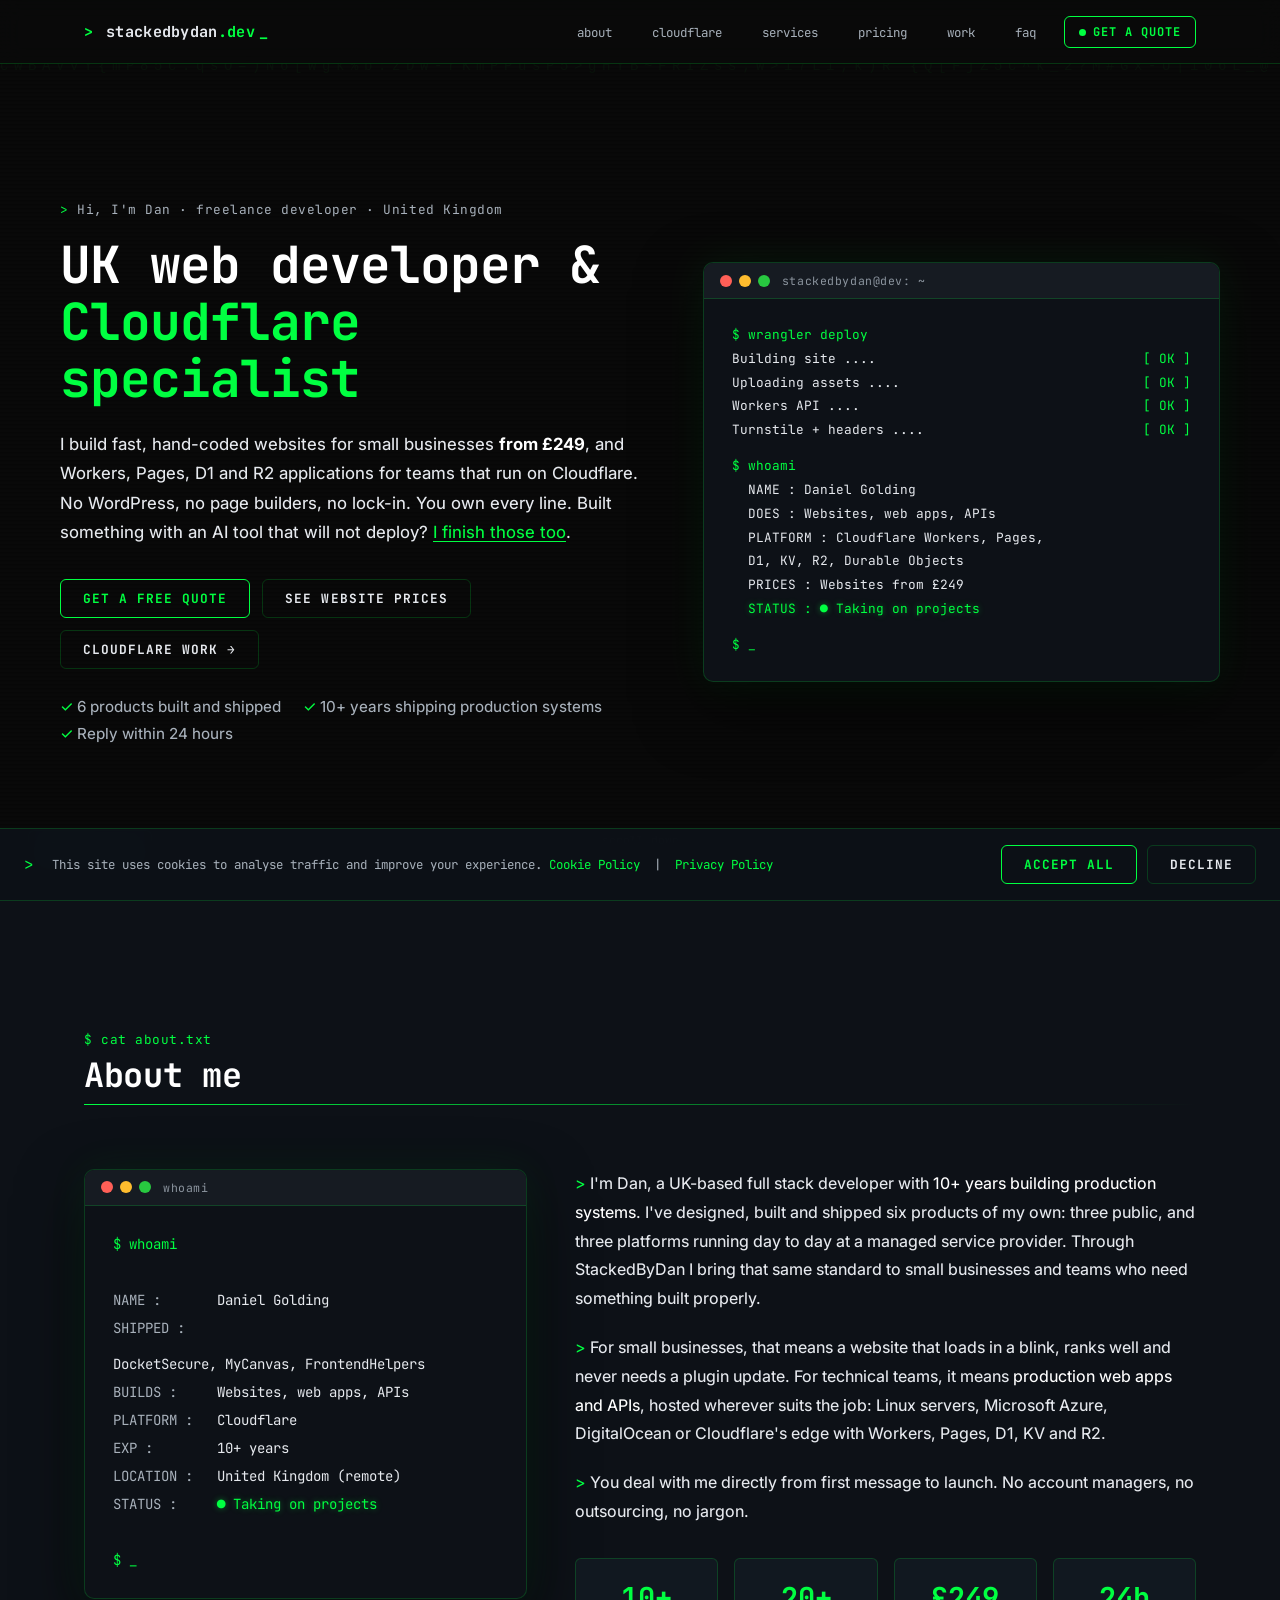
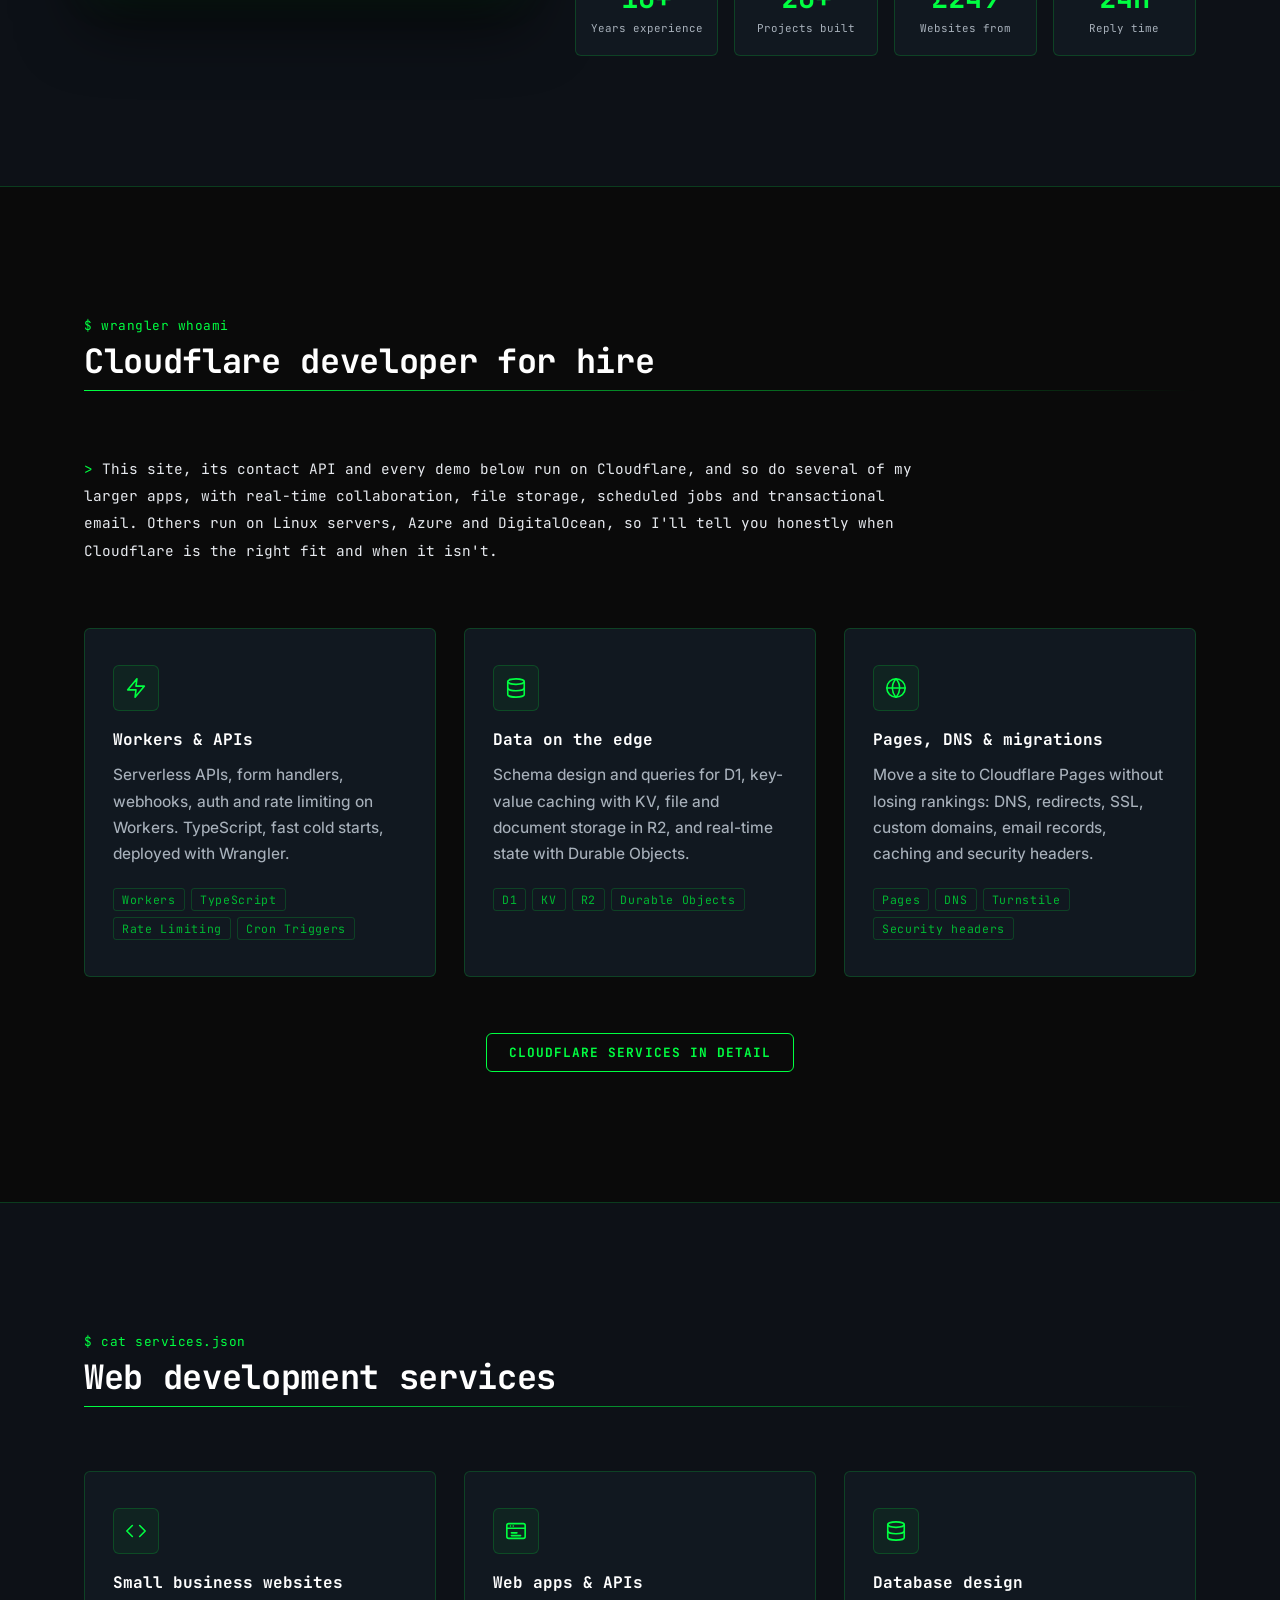
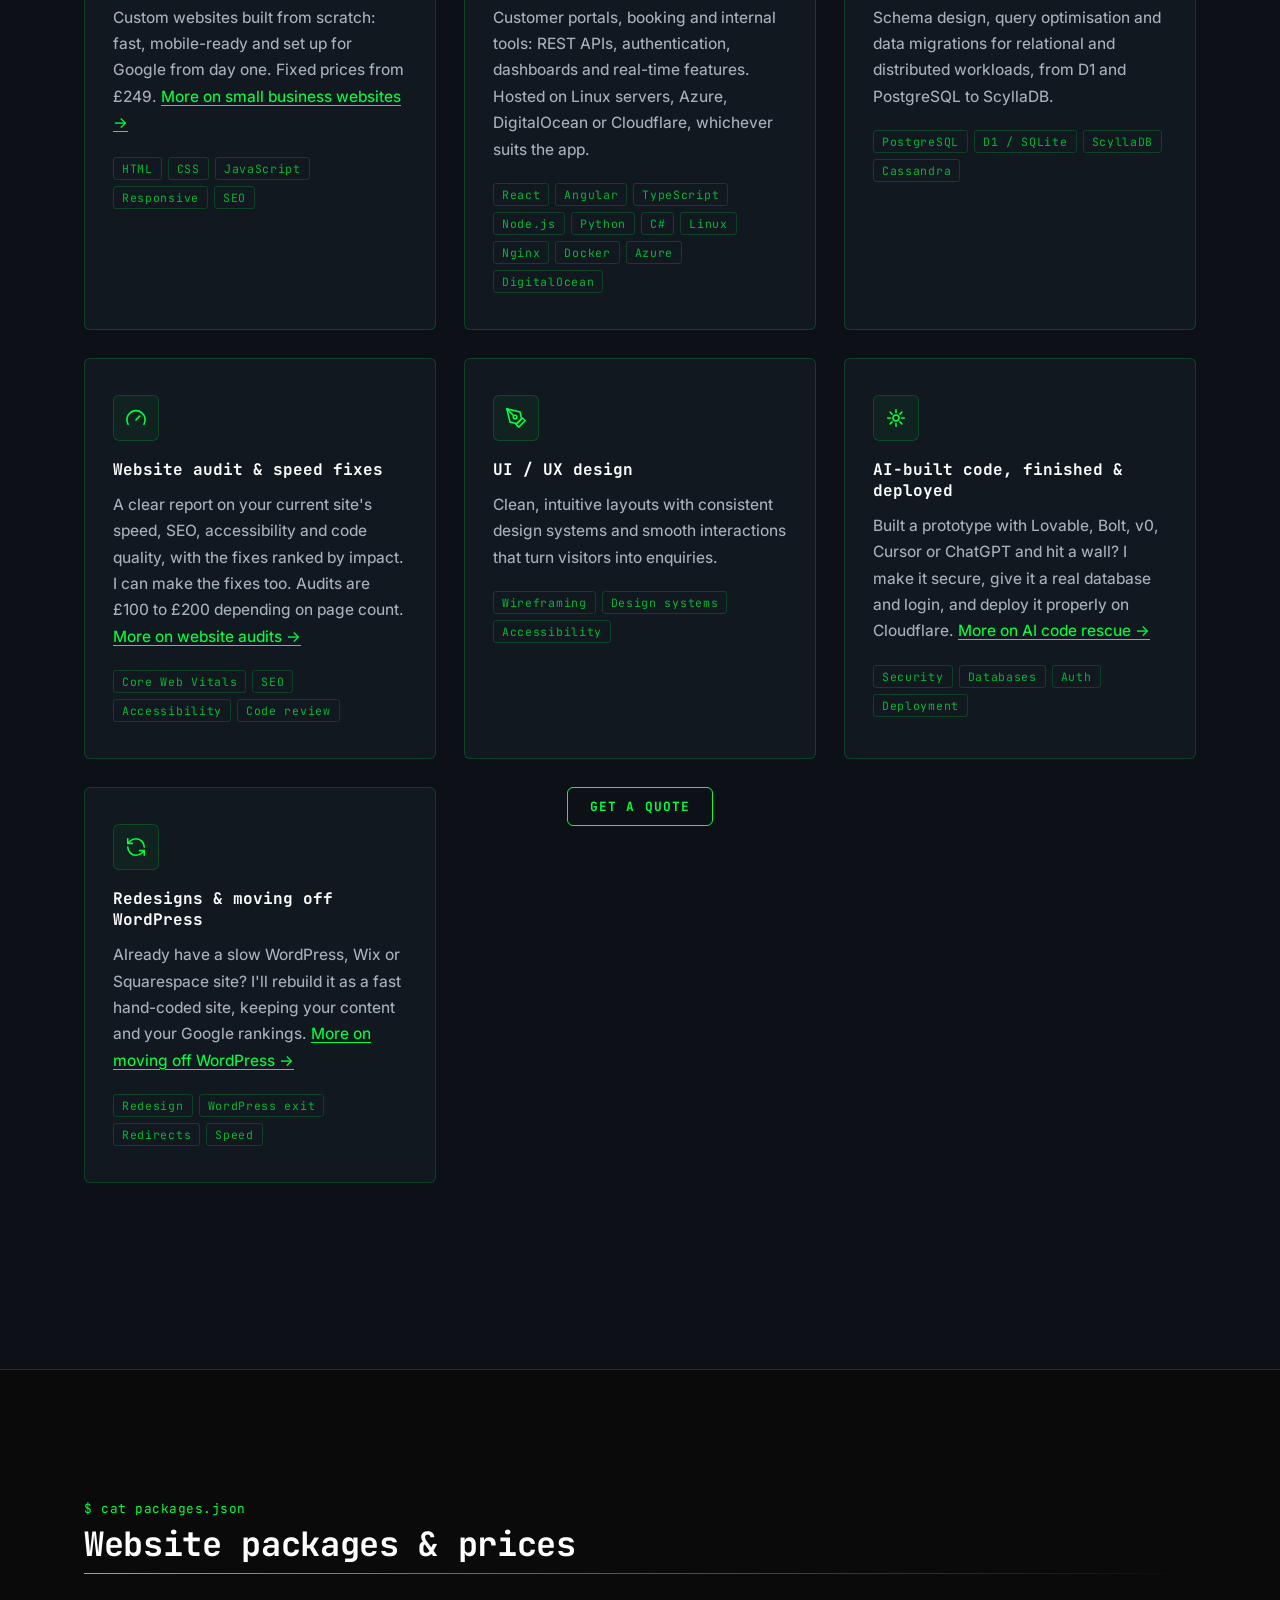
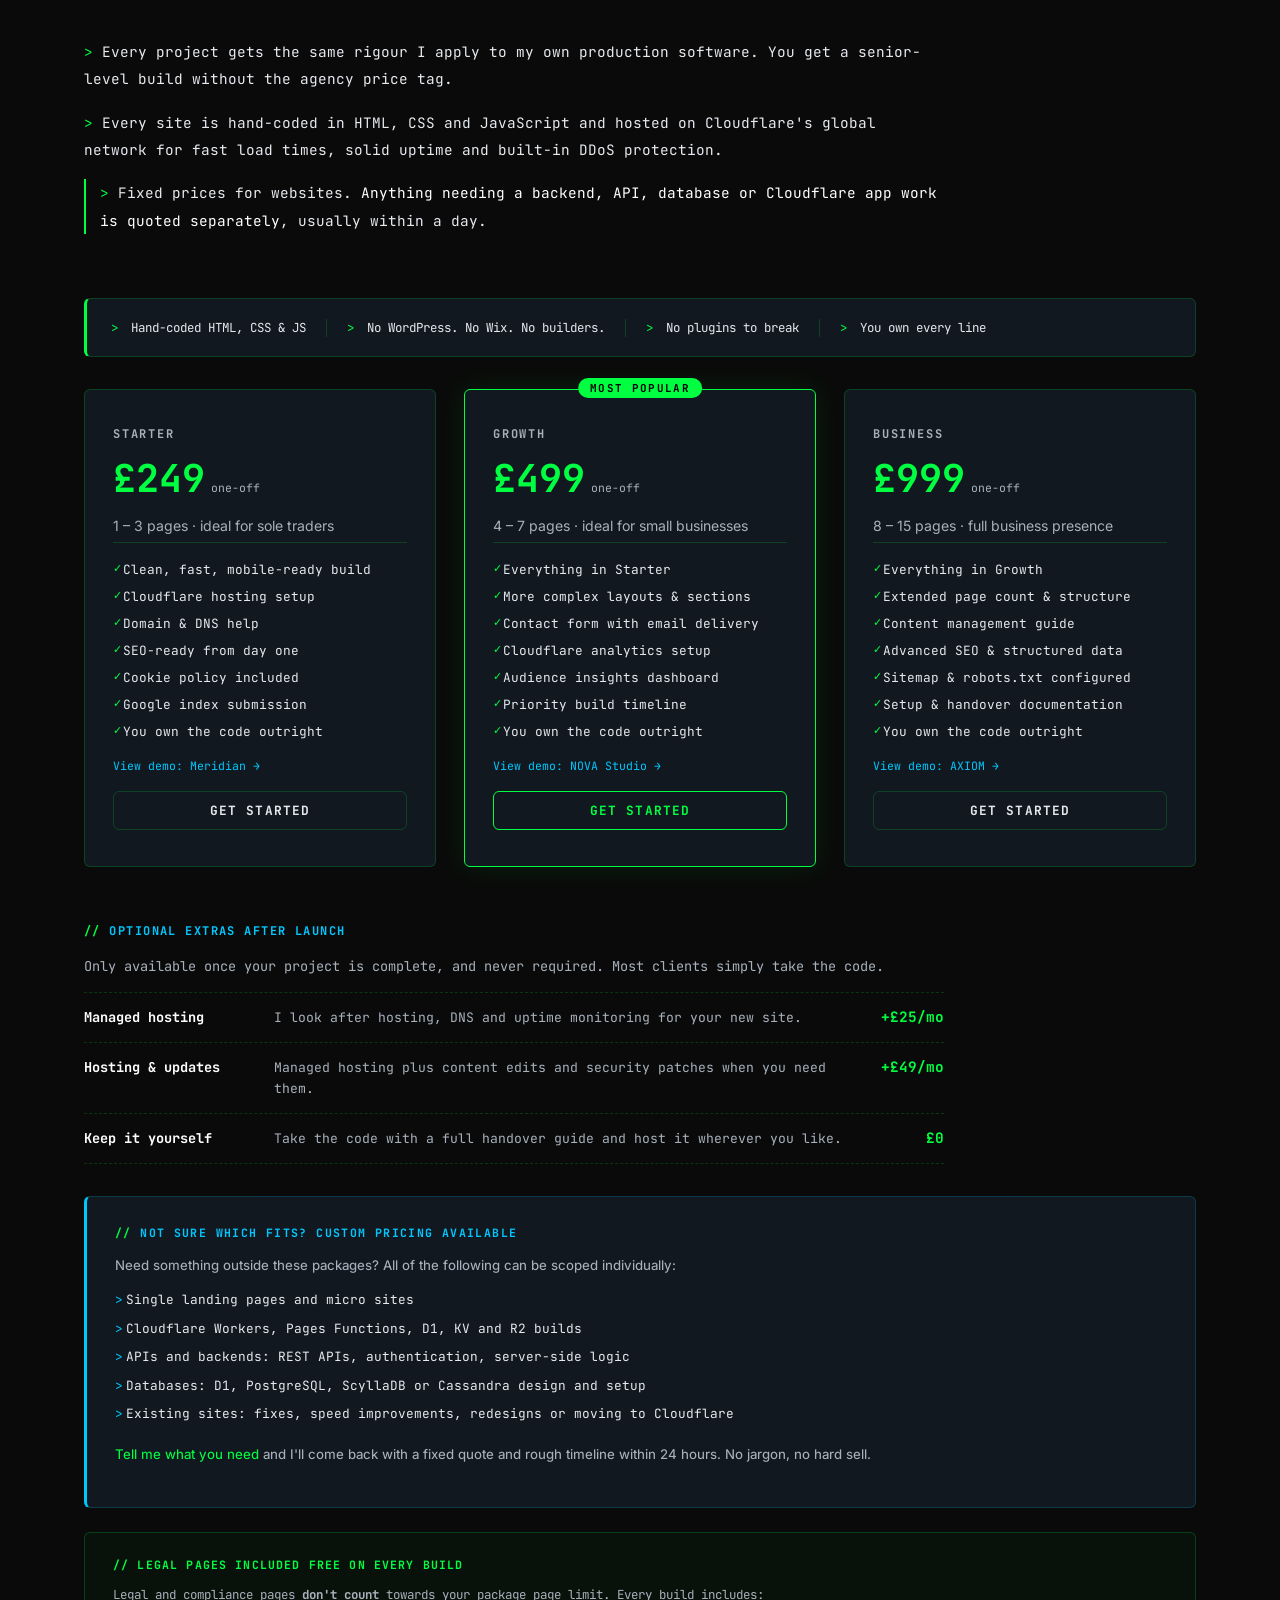
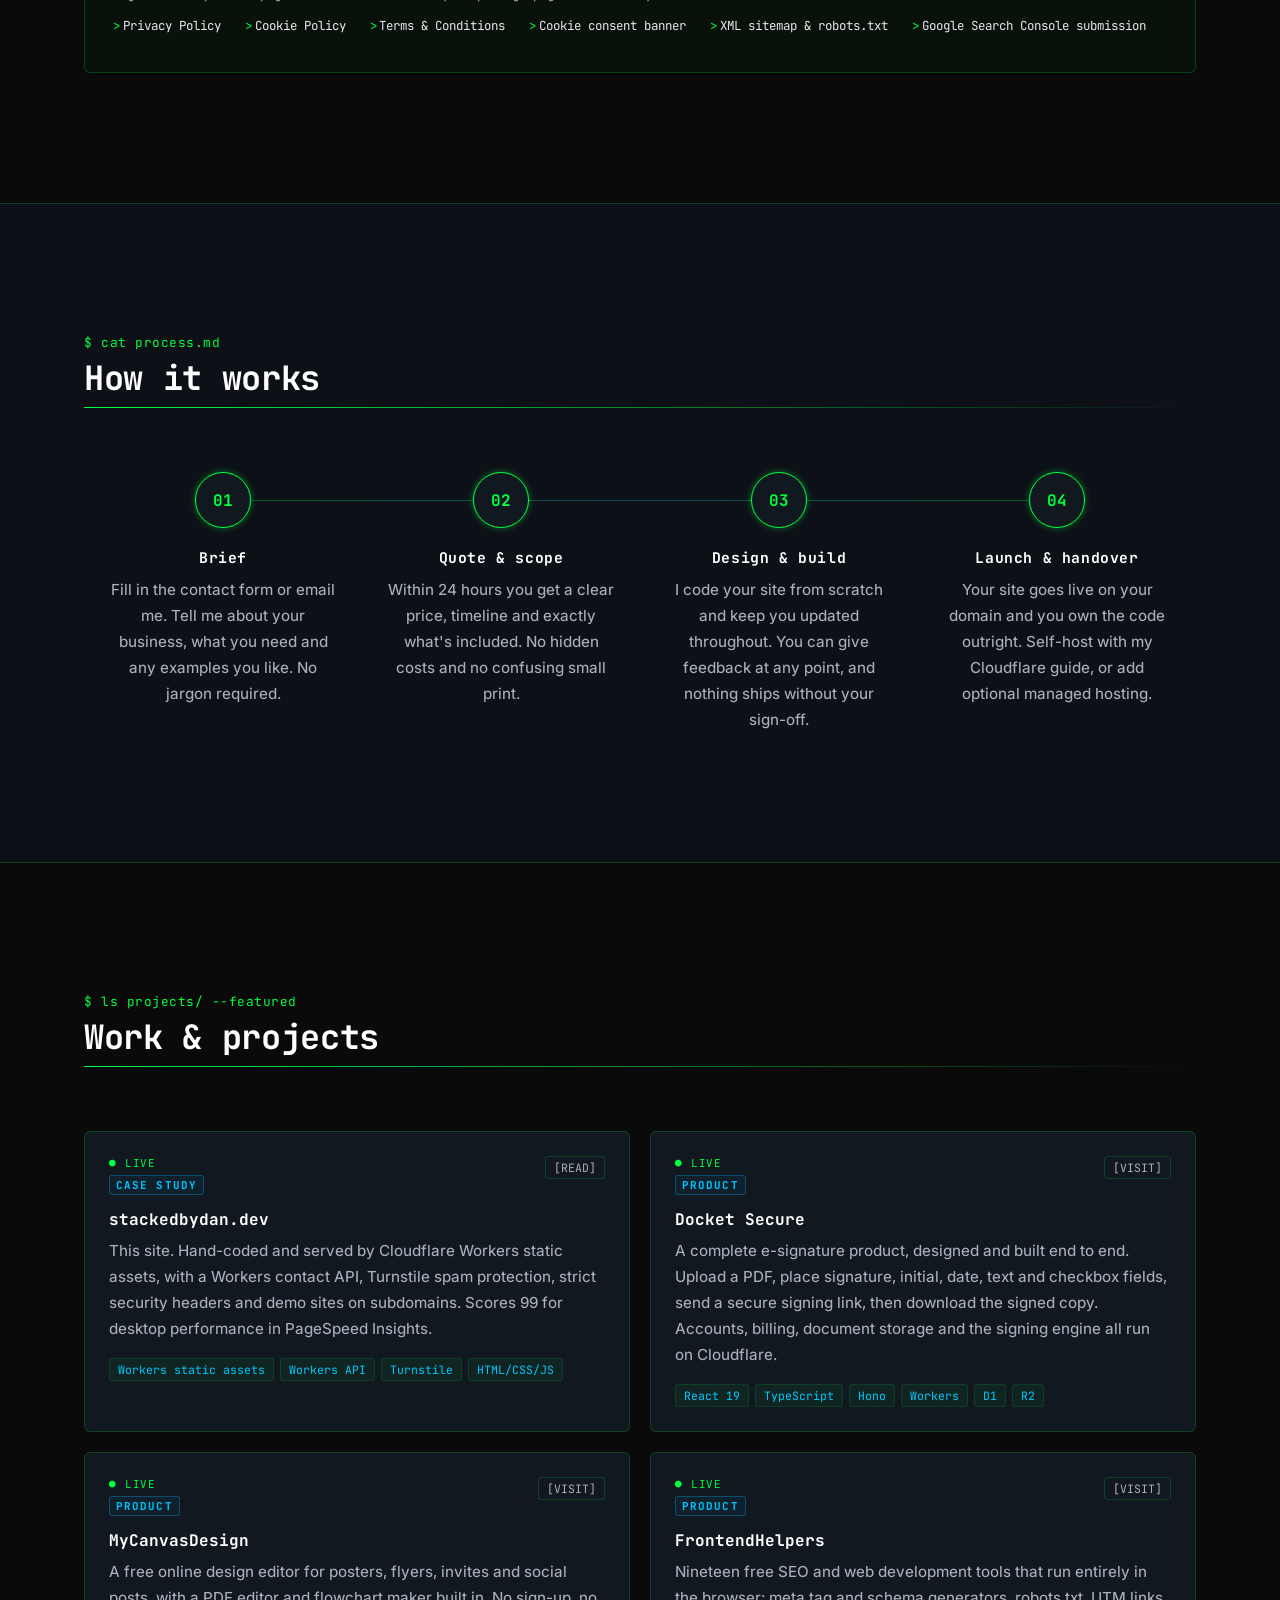
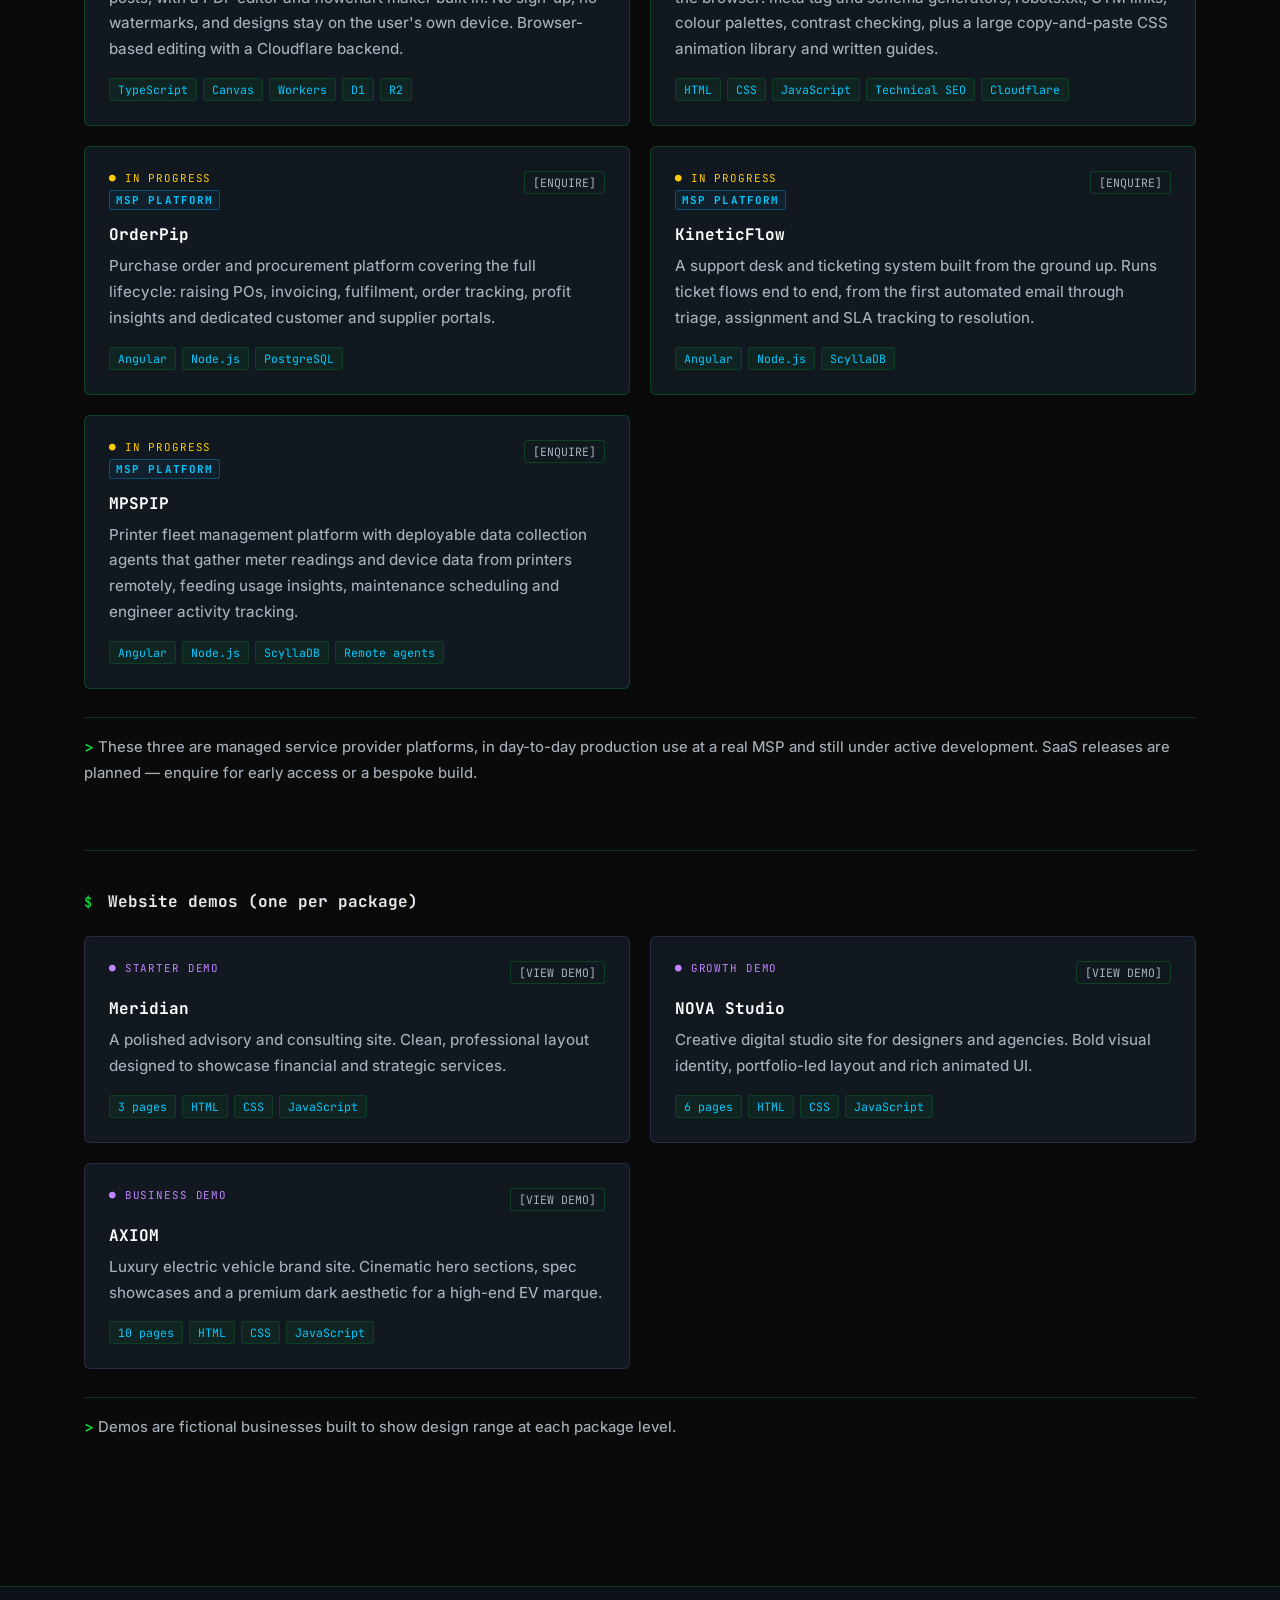
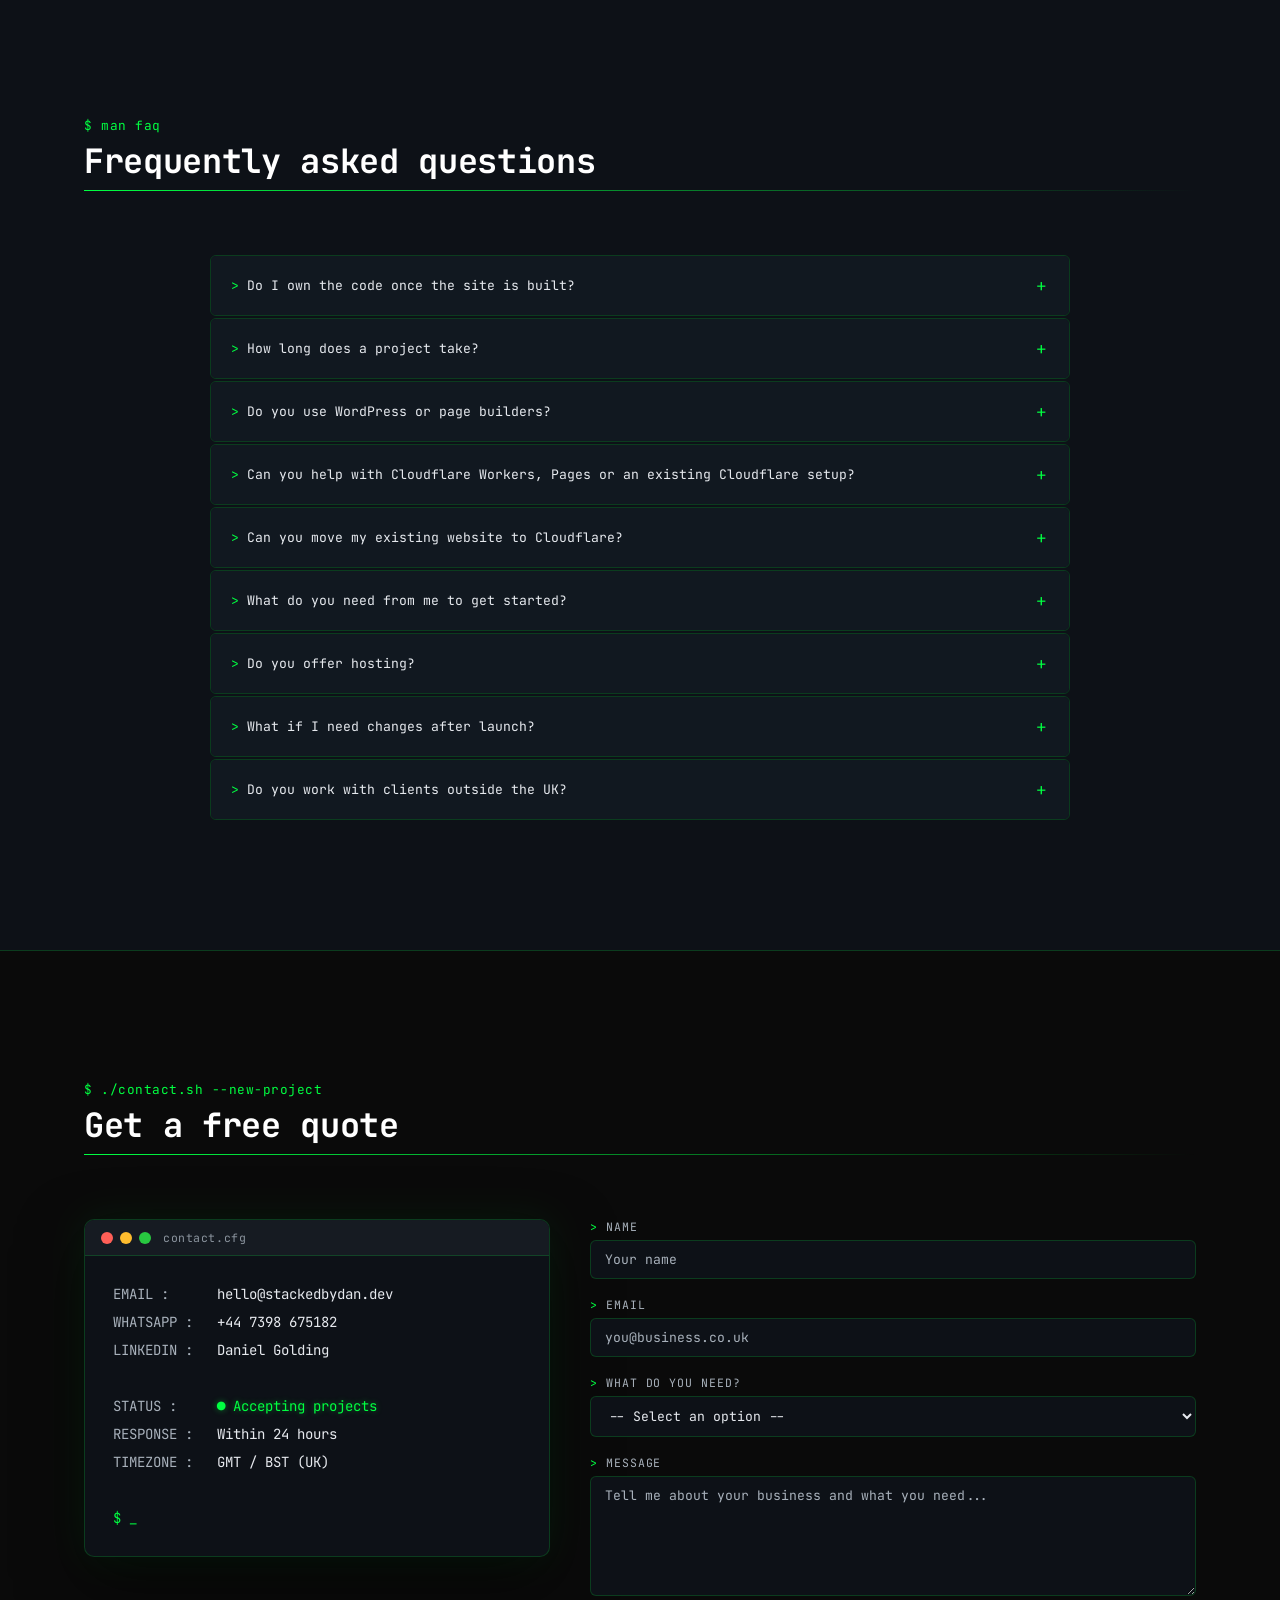
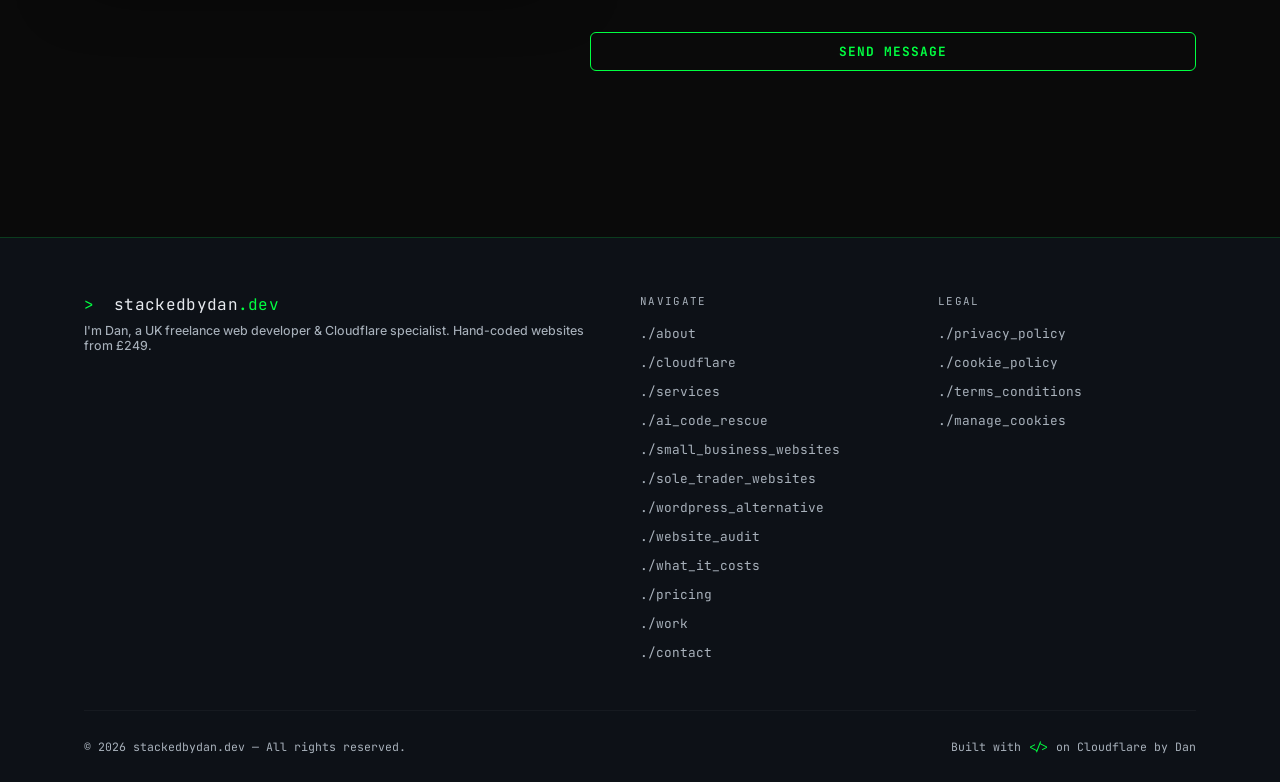
<file: index.html>
<!DOCTYPE html>
<html lang="en-GB">
<head>
  <meta charset="UTF-8" />
  <meta name="viewport" content="width=device-width, initial-scale=1.0" />

  <!-- Primary SEO -->
  <title>UK Web Developer &amp; Cloudflare Specialist | StackedByDan</title>
  <meta name="description" content="I build fast, hand-coded websites for UK small businesses from £249, plus Cloudflare Workers, Pages, D1 and R2 apps for teams. Free quote within 24 hours." />
  <meta name="author" content="Daniel Golding" />
  <meta name="robots" content="index, follow, max-snippet:-1, max-image-preview:large, max-video-preview:-1" />
  <meta name="theme-color" content="#0a0a0a" />
  <link rel="canonical" href="https://stackedbydan.dev/" />
  <link rel="alternate" type="text/plain" title="LLM summary" href="https://stackedbydan.dev/llms.txt" />

  <!-- Open Graph -->
  <meta property="og:type"        content="website" />
  <meta property="og:url"         content="https://stackedbydan.dev/" />
  <meta property="og:site_name"   content="StackedByDan" />
  <meta property="og:locale"      content="en_GB" />
  <meta property="og:title"       content="UK Web Developer &amp; Cloudflare Specialist | StackedByDan" />
  <meta property="og:description" content="Fast, hand-coded websites for UK small businesses from £249, plus Cloudflare Workers, Pages, D1 and R2 builds. No WordPress, no lock-in." />
  <meta property="og:image"        content="https://stackedbydan.dev/assets/og-image.png" />
  <meta property="og:image:alt"    content="StackedByDan: UK web developer and Cloudflare specialist, websites from £249" />
  <meta property="og:image:width"  content="1200" />
  <meta property="og:image:height" content="630" />

  <!-- Twitter Card -->
  <meta name="twitter:card"        content="summary_large_image" />
  <meta name="twitter:title"       content="UK Web Developer &amp; Cloudflare Specialist | StackedByDan" />
  <meta name="twitter:description" content="Fast, hand-coded websites for UK small businesses from £249, plus Cloudflare Workers, Pages, D1 and R2 builds. No WordPress, no lock-in." />
  <meta name="twitter:image"       content="https://stackedbydan.dev/assets/og-image.png" />

  <!-- Favicons -->
  <link rel="icon"             type="image/svg+xml" href="/favicon.svg" sizes="any" />
  <link rel="icon"             type="image/png"     href="/favicon-96x96.png" sizes="96x96" />
  <link rel="apple-touch-icon" sizes="180x180"      href="/apple-touch-icon.png" />
  <link rel="manifest"                              href="/site.webmanifest" />

  <!-- JSON-LD Structured Data -->
  <script type="application/ld+json">
  {
    "@context": "https://schema.org",
    "@graph": [
      {
        "@type": "WebSite",
        "@id": "https://stackedbydan.dev/#website",
        "url": "https://stackedbydan.dev/",
        "name": "StackedByDan",
        "description": "UK freelance web developer and Cloudflare specialist: hand-coded websites for small businesses and Cloudflare Workers, Pages, D1 and R2 builds.",
        "inLanguage": "en-GB",
        "publisher": {
          "@id": "https://stackedbydan.dev/#person"
        }
      },
      {
        "@type": "Person",
        "@id": "https://stackedbydan.dev/#person",
        "name": "Daniel Golding",
        "alternateName": "Dan",
        "url": "https://stackedbydan.dev/",
        "image": "https://stackedbydan.dev/assets/web-app-manifest-512x512.png",
        "email": "mailto:hello@stackedbydan.dev",
        "telephone": "+44 7398 675182",
        "jobTitle": "Freelance Web Developer & Cloudflare Specialist",
        "description": "UK-based full stack developer with 10+ years of experience. Builds hand-coded websites for small businesses, and web applications and APIs hosted on Linux servers, Microsoft Azure, DigitalOcean and Cloudflare Workers and Pages.",
        "knowsAbout": [
          "Cloudflare",
          "Cloudflare Workers",
          "Cloudflare Pages",
          "Cloudflare D1",
          "Cloudflare R2",
          "Cloudflare KV",
          "Cloudflare Durable Objects",
          "Cloudflare Turnstile",
          "Cloudflare DNS",
          "Serverless",
          "Edge computing",
          "HTML",
          "CSS",
          "JavaScript",
          "TypeScript",
          "React",
          "Angular",
          "Node.js",
          "Python",
          "C#",
          "PostgreSQL",
          "ScyllaDB",
          "Apache Cassandra",
          "Linux",
          "Nginx",
          "Docker",
          "Microsoft Azure",
          "DigitalOcean",
          "Web Development",
          "Technical SEO",
          "Web Performance"
        ],
        "worksFor": {
          "@id": "https://stackedbydan.dev/#service"
        },
        "nationality": {
          "@type": "Country",
          "name": "United Kingdom"
        },
        "sameAs": [
          "https://www.linkedin.com/in/daniel-golding-a83b89208/"
        ],
        "subjectOf": [
          {
            "@id": "https://docketsecure.com/#app"
          },
          {
            "@id": "https://mycanvasdesign.com/#app"
          },
          {
            "@id": "https://frontendhelpers.com/#app"
          }
        ]
      },
      {
        "@type": "ProfessionalService",
        "@id": "https://stackedbydan.dev/#service",
        "name": "StackedByDan",
        "alternateName": "StackedByDan Web Development",
        "url": "https://stackedbydan.dev/",
        "logo": "https://stackedbydan.dev/assets/web-app-manifest-512x512.png",
        "image": "https://stackedbydan.dev/assets/og-image.png",
        "email": "hello@stackedbydan.dev",
        "telephone": "+44 7398 675182",
        "contactPoint": {
          "@type": "ContactPoint",
          "telephone": "+44 7398 675182",
          "contactType": "sales",
          "availableLanguage": "English",
          "areaServed": "GB"
        },
        "priceRange": "£249-£999",
        "currenciesAccepted": "GBP",
        "description": "Freelance web development and Cloudflare engineering. Hand-coded, fast, mobile-ready websites for UK small businesses and sole traders, plus Cloudflare Workers, Pages, D1, KV and R2 applications, migrations and security setup.",
        "founder": {
          "@id": "https://stackedbydan.dev/#person"
        },
        "areaServed": [
          {
            "@type": "Country",
            "name": "United Kingdom"
          },
          {
            "@type": "Place",
            "name": "Europe"
          }
        ],
        "knowsAbout": [
          "Cloudflare Workers",
          "Cloudflare Pages",
          "Cloudflare D1",
          "Cloudflare R2",
          "Website design",
          "Technical SEO"
        ],
        "hasOfferCatalog": {
          "@type": "OfferCatalog",
          "name": "Services",
          "itemListElement": [
            {
              "@type": "Offer",
              "name": "Starter Website Package",
              "description": "1 to 3 page hand-coded website. Mobile-ready, SEO-ready, hosted on Cloudflare. Ideal for sole traders.",
              "price": "249",
              "priceCurrency": "GBP"
            },
            {
              "@type": "Offer",
              "name": "Growth Website Package",
              "description": "4 to 7 page website with contact form, analytics setup and more complex layouts. Ideal for small businesses.",
              "price": "499",
              "priceCurrency": "GBP"
            },
            {
              "@type": "Offer",
              "name": "Business Website Package",
              "description": "8 to 15 page business website with advanced SEO, documentation and a handover guide.",
              "price": "999",
              "priceCurrency": "GBP"
            },
            {
              "@type": "Offer",
              "name": "Cloudflare development and consulting",
              "description": "Cloudflare Workers, Pages, D1, KV, R2 and Durable Objects builds, migrations to Cloudflare, DNS, Turnstile and security configuration. Fixed-price quotes per project.",
              "url": "https://stackedbydan.dev/cloudflare-developer"
            }
          ]
        }
      },
      {
        "@type": "FAQPage",
        "@id": "https://stackedbydan.dev/#faq",
        "mainEntity": [
          {
            "@type": "Question",
            "name": "Do I own the code once the site is built?",
            "acceptedAnswer": {
              "@type": "Answer",
              "text": "Yes. Once the project is paid for, all code belongs to you outright. No licensing fees, no lock-in. If you want to self-host, you get a step-by-step Cloudflare setup guide. If you'd rather not, I can host it for you as an optional extra once the project is complete."
            }
          },
          {
            "@type": "Question",
            "name": "How long does a project take?",
            "acceptedAnswer": {
              "@type": "Answer",
              "text": "A Starter site (1 to 3 pages) typically takes 5 to 7 days. A Growth build (4 to 7 pages) takes around 2 weeks. Business-tier and Cloudflare projects vary, and you get a realistic timeline in your quote before anything starts."
            }
          },
          {
            "@type": "Question",
            "name": "Do you use WordPress or page builders?",
            "acceptedAnswer": {
              "@type": "Answer",
              "text": "No. Every site is hand-coded in HTML, CSS and JavaScript. No WordPress, Wix, Squarespace or drag-and-drop builders. That means faster load times, cleaner code, better SEO and a site that is genuinely yours."
            }
          },
          {
            "@type": "Question",
            "name": "Can you help with Cloudflare Workers, Pages or an existing Cloudflare setup?",
            "acceptedAnswer": {
              "@type": "Answer",
              "text": "Yes. I build and maintain production apps on Cloudflare Workers and Pages using D1, KV, R2, Durable Objects, Cron Triggers, Turnstile and Email routing. I can build something new, fix or extend an existing Worker, move a site to Cloudflare, or tidy up DNS, caching and security rules."
            }
          },
          {
            "@type": "Question",
            "name": "Can you move my existing website to Cloudflare?",
            "acceptedAnswer": {
              "@type": "Answer",
              "text": "Yes. I can move static sites and rebuild WordPress or page-builder sites as fast hand-coded sites on Cloudflare Pages, including DNS changes, redirects so you keep your Google rankings, SSL and email records."
            }
          },
          {
            "@type": "Question",
            "name": "What do you need from me to get started?",
            "acceptedAnswer": {
              "@type": "Answer",
              "text": "A short description of your business, the pages you need, any copy or images you want to use, and ideally a couple of websites you like the look of. If you don't have copy or images ready, I can advise on that too."
            }
          },
          {
            "@type": "Question",
            "name": "Do you offer hosting?",
            "acceptedAnswer": {
              "@type": "Answer",
              "text": "Yes, as an optional extra once your site is finished. Sites are deployed on Cloudflare's global network, and I can look after hosting, DNS and uptime monitoring for a small monthly fee. You can also host it yourself using the deployment guide at no extra cost."
            }
          },
          {
            "@type": "Question",
            "name": "What if I need changes after launch?",
            "acceptedAnswer": {
              "@type": "Answer",
              "text": "Small tweaks in the first 14 days after launch are included. After that, changes are quoted individually, or you can add an optional monthly updates plan. Nothing happens without your approval first."
            }
          },
          {
            "@type": "Question",
            "name": "Do you work with clients outside the UK?",
            "acceptedAnswer": {
              "@type": "Answer",
              "text": "Yes. Everything is done remotely. I'm UK-based (GMT/BST), which makes communication straightforward with most of Europe and workable further afield. Payment in GBP is preferred but alternatives can be discussed."
            }
          }
        ]
      },
      {
        "@type": "SoftwareApplication",
        "@id": "https://docketsecure.com/#app",
        "name": "Docket Secure",
        "url": "https://docketsecure.com",
        "applicationCategory": "BusinessApplication",
        "operatingSystem": "Web browser",
        "description": "Web-based e-signature application. Upload a PDF, place signature, initial, date, text and checkbox fields, send a secure signing link and download the signed document.",
        "author": {
          "@id": "https://stackedbydan.dev/#person"
        },
        "creator": {
          "@id": "https://stackedbydan.dev/#person"
        }
      },
      {
        "@type": "SoftwareApplication",
        "@id": "https://mycanvasdesign.com/#app",
        "name": "MyCanvasDesign",
        "url": "https://mycanvasdesign.com",
        "applicationCategory": "DesignApplication",
        "operatingSystem": "Web browser",
        "description": "Free online design editor for posters, flyers, invitations and social posts, with a PDF editor and flowchart maker. No sign-up and no watermarks.",
        "author": {
          "@id": "https://stackedbydan.dev/#person"
        },
        "creator": {
          "@id": "https://stackedbydan.dev/#person"
        }
      },
      {
        "@type": "SoftwareApplication",
        "@id": "https://frontendhelpers.com/#app",
        "name": "FrontendHelpers",
        "url": "https://frontendhelpers.com",
        "applicationCategory": "DeveloperApplication",
        "operatingSystem": "Web browser",
        "description": "Free browser-based SEO and web development tools, including meta tag and schema generators, robots.txt, UTM links, colour palettes and contrast checking, plus a CSS animation library.",
        "author": {
          "@id": "https://stackedbydan.dev/#person"
        },
        "creator": {
          "@id": "https://stackedbydan.dev/#person"
        }
      }
    ]
  }
  </script>

  <!-- Fonts: loaded without blocking first paint -->
  <link rel="preconnect" href="https://fonts.googleapis.com" />
  <link rel="preconnect" href="https://fonts.gstatic.com" crossorigin />
  <link rel="preload" as="style" href="https://fonts.googleapis.com/css2?family=Inter:wght@400..600&family=JetBrains+Mono:wght@400;600;700&display=swap" onload="this.onload=null;this.rel='stylesheet'" />
  <noscript><link rel="stylesheet" href="https://fonts.googleapis.com/css2?family=Inter:wght@400..600&family=JetBrains+Mono:wght@400;600;700&display=swap" /></noscript>

  <link rel="stylesheet" href="/css/style.css?v=20261106d" />

  <!-- Google tag (gtag.js), loaded after the page has rendered -->
  <script>
    window.dataLayer = window.dataLayer || [];
    function gtag(){dataLayer.push(arguments);}
    var consent = 'denied';
    try { consent = localStorage.getItem('cookie-consent') === 'accepted' ? 'granted' : 'denied'; } catch (e) {}
    gtag('consent', 'default', {
      'analytics_storage': consent,
      'ad_storage': 'denied',
      'ad_user_data': 'denied',
      'ad_personalization': 'denied'
    });
    gtag('js', new Date());
    gtag('config', 'G-F1EDPQS4Q8');
    window.addEventListener('load', function () {
      setTimeout(function () {
        var s = document.createElement('script');
        s.async = true;
        s.src = 'https://www.googletagmanager.com/gtag/js?id=G-F1EDPQS4Q8';
        document.head.appendChild(s);
      }, 1500);
    });
  </script>
</head>
<body>

  <!-- Skip to main content -->
  <a href="#main-content" class="skip-link">Skip to main content</a>

  <!-- Scroll Progress Bar -->
  <div id="scroll-progress" aria-hidden="true"></div>

  <!-- CRT Scanline Overlay -->
  <div class="crt-overlay" aria-hidden="true"></div>

  <!-- Matrix rain background -->
  <canvas id="matrix-canvas" aria-hidden="true"></canvas>

  <!-- ── Cookie Consent ──────────────────────────────────────── -->
  <div id="cookie-banner" class="cookie-banner" role="dialog" aria-label="Cookie consent">
    <div class="cookie-content">
      <span class="prompt" aria-hidden="true">&gt;&nbsp;</span>
      <p>This site uses cookies to analyse traffic and improve your experience.
        <a href="/cookie-policy">Cookie Policy</a> &nbsp;|&nbsp;
        <a href="/privacy-policy">Privacy Policy</a>
      </p>
    </div>
    <div class="cookie-actions">
      <button id="accept-cookies"  class="btn btn-primary">Accept all</button>
      <button id="decline-cookies" class="btn btn-ghost">Decline</button>
    </div>
  </div>

  <!-- ── Navigation ──────────────────────────────────────────── -->
  <nav id="navbar" aria-label="Main navigation">
    <div class="nav-container">
      <a href="/" class="nav-logo">
        <span class="prompt" aria-hidden="true">&gt;&nbsp;</span>
        <span class="logo-text">stackedbydan<span class="accent">.dev</span></span>
        <span class="cursor-blink" aria-hidden="true">_</span>
      </a>

      <button class="nav-toggle" id="nav-toggle" aria-label="Toggle navigation" aria-expanded="false" aria-controls="nav-links">
        <span></span><span></span><span></span>
      </button>

      <ul class="nav-links" id="nav-links">
        <li><a href="#about"      class="nav-link"><span class="prompt" aria-hidden="true">~/</span>about</a></li>
        <li><a href="#cloudflare" class="nav-link"><span class="prompt" aria-hidden="true">~/</span>cloudflare</a></li>
        <li><a href="#services"   class="nav-link"><span class="prompt" aria-hidden="true">~/</span>services</a></li>
        <li><a href="#packages"   class="nav-link"><span class="prompt" aria-hidden="true">~/</span>pricing</a></li>
        <li><a href="#portfolio"  class="nav-link"><span class="prompt" aria-hidden="true">~/</span>work</a></li>
        <li><a href="#faq"        class="nav-link"><span class="prompt" aria-hidden="true">~/</span>faq</a></li>
        <li><a href="#contact"    class="btn btn-primary nav-cta"><span class="pulse-dot" aria-hidden="true"></span>Get a quote</a></li>
      </ul>
    </div>
  </nav>

  <main id="main-content">

    <!-- ── HERO ──────────────────────────────────────────────── -->
    <section id="hero" aria-labelledby="hero-heading">
      <div class="hero-container">
        <div class="hero-intro">
          <p class="hero-eyebrow"><span class="prompt" aria-hidden="true">&gt;&nbsp;</span>Hi, I'm Dan &middot; freelance developer &middot; United Kingdom</p>
          <h1 id="hero-heading" class="hero-title">UK web developer &amp; <span class="accent">Cloudflare specialist</span></h1>
          <p class="hero-sub">I build fast, hand-coded websites for small businesses <strong>from £249</strong>, and Workers, Pages, D1 and R2 applications for teams that run on Cloudflare. No WordPress, no page builders, no lock-in. You own every line. Built something with an AI tool that will not deploy? <a href="/ai-generated-code-to-production">I finish those too</a>.</p>
          <div class="hero-cta">
            <a href="#contact" class="btn btn-primary">Get a free quote</a>
            <a href="#packages" class="btn btn-ghost">See website prices</a>
            <a href="/cloudflare-developer" class="btn btn-ghost">Cloudflare work &rarr;</a>
          </div>
          <ul class="hero-proof">
            <li><span class="accent">&#10003;</span> 6 products built and shipped</li>
            <li><span class="accent">&#10003;</span> 10+ years shipping production systems</li>
            <li><span class="accent">&#10003;</span> Reply within 24 hours</li>
          </ul>
        </div>

        <div class="terminal-window hero-terminal" aria-hidden="true">
          <div class="terminal-titlebar">
            <div class="terminal-dots">
              <span class="dot red"></span>
              <span class="dot yellow"></span>
              <span class="dot green"></span>
            </div>
            <span class="terminal-title">stackedbydan@dev: ~</span>
          </div>
          <div class="terminal-body" id="terminal-output"></div>
        </div>
      </div>
      <div class="scroll-indicator" aria-hidden="true">
        <span>scroll down</span>
        <div class="scroll-arrow">&darr;</div>
      </div>
    </section>

    <!-- ── ABOUT ─────────────────────────────────────────────── -->
    <section id="about" aria-labelledby="about-heading">
      <div class="container">
        <div class="section-header">
          <span class="section-cmd" aria-hidden="true">$ cat about.txt</span>
          <h2 class="section-title" id="about-heading">About me</h2>
        </div>

        <div class="about-grid">
          <div class="about-terminal reveal">
            <div class="terminal-window">
              <div class="terminal-titlebar">
                <div class="terminal-dots" aria-hidden="true">
                  <span class="dot red"></span>
                  <span class="dot yellow"></span>
                  <span class="dot green"></span>
                </div>
                <span class="terminal-title">whoami</span>
              </div>
              <div class="terminal-body">
                <div class="t-cmd" aria-hidden="true">$ whoami</div>
                <br />
                <div class="output-row"><span class="key">NAME     :</span><span class="value">Daniel Golding</span></div>
                <div class="output-row"><span class="key">SHIPPED  :</span><span class="value">DocketSecure, MyCanvas, FrontendHelpers</span></div>
                <div class="output-row"><span class="key">BUILDS   :</span><span class="value">Websites, web apps, APIs</span></div>
                <div class="output-row"><span class="key">PLATFORM :</span><span class="value">Cloudflare</span></div>
                <div class="output-row"><span class="key">EXP      :</span><span class="value">10+ years</span></div>
                <div class="output-row"><span class="key">LOCATION :</span><span class="value">United Kingdom (remote)</span></div>
                <div class="output-row"><span class="key">STATUS   :</span><span class="green-text">&#9679; Taking on projects</span></div>
                <br />
                <div class="t-cursor" aria-hidden="true">$&nbsp;<span class="cursor-blink">_</span></div>
              </div>
            </div>
          </div>

          <div class="about-content">
            <div class="about-text reveal">
              <p><span class="accent">&gt;</span> I'm Dan, a UK-based full stack developer with <span class="highlight">10+ years building production systems</span>. I've designed, built and shipped six products of my own: three public, and three platforms running day to day at a managed service provider. Through StackedByDan I bring that same standard to small businesses and teams who need something built properly.</p>
              <p><span class="accent">&gt;</span> For small businesses, that means a website that loads in a blink, ranks well and never needs a plugin update. For technical teams, it means <span class="highlight">production web apps and APIs</span>, hosted wherever suits the job: Linux servers, Microsoft Azure, DigitalOcean or Cloudflare's edge with Workers, Pages, D1, KV and R2.</p>
              <p><span class="accent">&gt;</span> You deal with me directly from first message to launch. No account managers, no outsourcing, no jargon.</p>
            </div>
            <div class="about-stats">
              <div class="stat-card reveal"><span class="stat-number">10<span class="accent">+</span></span><span class="stat-label">Years experience</span></div>
              <div class="stat-card reveal"><span class="stat-number">20<span class="accent">+</span></span><span class="stat-label">Projects built</span></div>
              <div class="stat-card reveal"><span class="stat-number">£249</span><span class="stat-label">Websites from</span></div>
              <div class="stat-card reveal"><span class="stat-number">24h</span><span class="stat-label">Reply time</span></div>
            </div>
          </div>
        </div>
      </div>
    </section>

    <!-- ── CLOUDFLARE ────────────────────────────────────────── -->
    <section id="cloudflare" aria-labelledby="cloudflare-heading">
      <div class="container">
        <div class="section-header">
          <span class="section-cmd" aria-hidden="true">$ wrangler whoami</span>
          <h2 class="section-title" id="cloudflare-heading">Cloudflare developer for hire</h2>
        </div>

        <div class="packages-intro reveal">
          <p><span class="accent">&gt;</span> This site, its contact API and every demo below run on Cloudflare, and so do several of my larger apps, with real-time collaboration, file storage, scheduled jobs and transactional email. Others run on Linux servers, Azure and DigitalOcean, so I'll tell you honestly when Cloudflare is the right fit and when it isn't.</p>
        </div>

        <div class="services-grid">
          <div class="service-card reveal">
            <div class="service-icon" aria-hidden="true"><svg viewBox="0 0 24 24" width="22" height="22" fill="none" stroke="currentColor" stroke-width="1.75" stroke-linecap="round" stroke-linejoin="round" focusable="false"><path d="M13 2 3 14h9l-1 8 10-12h-9l1-8z"/></svg></div>
            <h3 class="service-title">Workers &amp; APIs</h3>
            <p class="service-desc">Serverless APIs, form handlers, webhooks, auth and rate limiting on Workers. TypeScript, fast cold starts, deployed with Wrangler.</p>
            <ul class="service-tags"><li>Workers</li><li>TypeScript</li><li>Rate Limiting</li><li>Cron Triggers</li></ul>
          </div>
          <div class="service-card reveal">
            <div class="service-icon" aria-hidden="true"><svg viewBox="0 0 24 24" width="22" height="22" fill="none" stroke="currentColor" stroke-width="1.75" stroke-linecap="round" stroke-linejoin="round" focusable="false"><ellipse cx="12" cy="5" rx="9" ry="3"/><path d="M3 5v14c0 1.66 4 3 9 3s9-1.34 9-3V5"/><path d="M3 12c0 1.66 4 3 9 3s9-1.34 9-3"/></svg></div>
            <h3 class="service-title">Data on the edge</h3>
            <p class="service-desc">Schema design and queries for D1, key-value caching with KV, file and document storage in R2, and real-time state with Durable Objects.</p>
            <ul class="service-tags"><li>D1</li><li>KV</li><li>R2</li><li>Durable Objects</li></ul>
          </div>
          <div class="service-card reveal">
            <div class="service-icon" aria-hidden="true"><svg viewBox="0 0 24 24" width="22" height="22" fill="none" stroke="currentColor" stroke-width="1.75" stroke-linecap="round" stroke-linejoin="round" focusable="false"><circle cx="12" cy="12" r="10"/><path d="M2 12h20"/><path d="M12 2a15.3 15.3 0 0 1 4 10 15.3 15.3 0 0 1-4 10 15.3 15.3 0 0 1-4-10 15.3 15.3 0 0 1 4-10z"/></svg></div>
            <h3 class="service-title">Pages, DNS &amp; migrations</h3>
            <p class="service-desc">Move a site to Cloudflare Pages without losing rankings: DNS, redirects, SSL, custom domains, email records, caching and security headers.</p>
            <ul class="service-tags"><li>Pages</li><li>DNS</li><li>Turnstile</li><li>Security headers</li></ul>
          </div>
        </div>

        <div class="services-cta">
          <a href="/cloudflare-developer" class="btn btn-primary">Cloudflare services in detail</a>
        </div>
      </div>
    </section>

    <!-- ── SERVICES ──────────────────────────────────────────── -->
    <section id="services" aria-labelledby="services-heading">
      <div class="container">
        <div class="section-header">
          <span class="section-cmd" aria-hidden="true">$ cat services.json</span>
          <h2 class="section-title" id="services-heading">Web development services</h2>
        </div>

        <div class="services-grid">
          <div class="service-card reveal">
            <div class="service-icon" aria-hidden="true"><svg viewBox="0 0 24 24" width="22" height="22" fill="none" stroke="currentColor" stroke-width="1.75" stroke-linecap="round" stroke-linejoin="round" focusable="false"><polyline points="16 18 22 12 16 6"/><polyline points="8 6 2 12 8 18"/></svg></div>
            <h3 class="service-title">Small business websites</h3>
            <p class="service-desc">Custom websites built from scratch: fast, mobile-ready and set up for Google from day one. Fixed prices from £249. <a href="/small-business-website-design">More on small business websites &rarr;</a></p>
            <ul class="service-tags"><li>HTML</li><li>CSS</li><li>JavaScript</li><li>Responsive</li><li>SEO</li></ul>
          </div>
          <div class="service-card reveal">
            <div class="service-icon" aria-hidden="true"><svg viewBox="0 0 24 24" width="22" height="22" fill="none" stroke="currentColor" stroke-width="1.75" stroke-linecap="round" stroke-linejoin="round" focusable="false"><rect x="2" y="4" width="20" height="16" rx="2"/><path d="M2 9h20"/><path d="M6 6.5h.01"/><path d="M9 6.5h.01"/><path d="M7 14h6"/><path d="M7 17h10"/></svg></div>
            <h3 class="service-title">Web apps &amp; APIs</h3>
            <p class="service-desc">Customer portals, booking and internal tools: REST APIs, authentication, dashboards and real-time features. Hosted on Linux servers, Azure, DigitalOcean or Cloudflare, whichever suits the app.</p>
            <ul class="service-tags"><li>React</li><li>Angular</li><li>TypeScript</li><li>Node.js</li><li>Python</li><li>C#</li><li>Linux</li><li>Nginx</li><li>Docker</li><li>Azure</li><li>DigitalOcean</li></ul>
          </div>
          <div class="service-card reveal">
            <div class="service-icon" aria-hidden="true"><svg viewBox="0 0 24 24" width="22" height="22" fill="none" stroke="currentColor" stroke-width="1.75" stroke-linecap="round" stroke-linejoin="round" focusable="false"><ellipse cx="12" cy="5" rx="9" ry="3"/><path d="M3 5v14c0 1.66 4 3 9 3s9-1.34 9-3V5"/><path d="M3 12c0 1.66 4 3 9 3s9-1.34 9-3"/></svg></div>
            <h3 class="service-title">Database design</h3>
            <p class="service-desc">Schema design, query optimisation and data migrations for relational and distributed workloads, from D1 and PostgreSQL to ScyllaDB.</p>
            <ul class="service-tags"><li>PostgreSQL</li><li>D1 / SQLite</li><li>ScyllaDB</li><li>Cassandra</li></ul>
          </div>
          <div class="service-card reveal">
            <div class="service-icon" aria-hidden="true"><svg viewBox="0 0 24 24" width="22" height="22" fill="none" stroke="currentColor" stroke-width="1.75" stroke-linecap="round" stroke-linejoin="round" focusable="false"><path d="m12 14 4-4"/><path d="M3.34 19a10 10 0 1 1 17.32 0"/></svg></div>
            <h3 class="service-title">Website audit &amp; speed fixes</h3>
            <p class="service-desc">A clear report on your current site's speed, SEO, accessibility and code quality, with the fixes ranked by impact. I can make the fixes too. Audits are £100 to £200 depending on page count. <a href="/website-speed-audit">More on website audits &rarr;</a></p>
            <ul class="service-tags"><li>Core Web Vitals</li><li>SEO</li><li>Accessibility</li><li>Code review</li></ul>
          </div>
          <div class="service-card reveal">
            <div class="service-icon" aria-hidden="true"><svg viewBox="0 0 24 24" width="22" height="22" fill="none" stroke="currentColor" stroke-width="1.75" stroke-linecap="round" stroke-linejoin="round" focusable="false"><path d="m12 19 7-7 3 3-7 7-3-3z"/><path d="m18 13-1.5-7.5L2 2l3.5 14.5L13 18l5-5z"/><path d="m2 2 7.586 7.586"/><circle cx="11" cy="11" r="2"/></svg></div>
            <h3 class="service-title">UI / UX design</h3>
            <p class="service-desc">Clean, intuitive layouts with consistent design systems and smooth interactions that turn visitors into enquiries.</p>
            <ul class="service-tags"><li>Wireframing</li><li>Design systems</li><li>Accessibility</li></ul>
          </div>
          <div class="service-card reveal">
            <div class="service-icon" aria-hidden="true"><svg viewBox="0 0 24 24" width="22" height="22" fill="none" stroke="currentColor" stroke-width="1.75" stroke-linecap="round" stroke-linejoin="round" focusable="false"><path d="M12 3v3M12 18v3M3 12h3M18 12h3M5.6 5.6l2.1 2.1M16.3 16.3l2.1 2.1M18.4 5.6l-2.1 2.1M7.7 16.3l-2.1 2.1"/><circle cx="12" cy="12" r="3.2"/></svg></div>
            <h3 class="service-title">AI-built code, finished &amp; deployed</h3>
            <p class="service-desc">Built a prototype with Lovable, Bolt, v0, Cursor or ChatGPT and hit a wall? I make it secure, give it a real database and login, and deploy it properly on Cloudflare. <a href="/ai-generated-code-to-production">More on AI code rescue &rarr;</a></p>
            <ul class="service-tags"><li>Security</li><li>Databases</li><li>Auth</li><li>Deployment</li></ul>
          </div>
          <div class="service-card reveal">
            <div class="service-icon" aria-hidden="true"><svg viewBox="0 0 24 24" width="22" height="22" fill="none" stroke="currentColor" stroke-width="1.75" stroke-linecap="round" stroke-linejoin="round" focusable="false"><path d="M21 12a9 9 0 0 0-9-9 9.75 9.75 0 0 0-6.74 2.74L3 8"/><path d="M3 3v5h5"/><path d="M3 12a9 9 0 0 0 9 9 9.75 9.75 0 0 0 6.74-2.74L21 16"/><path d="M16 16h5v5"/></svg></div>
            <h3 class="service-title">Redesigns &amp; moving off WordPress</h3>
            <p class="service-desc">Already have a slow WordPress, Wix or Squarespace site? I'll rebuild it as a fast hand-coded site, keeping your content and your Google rankings. <a href="/wordpress-alternative">More on moving off WordPress &rarr;</a></p>
            <ul class="service-tags"><li>Redesign</li><li>WordPress exit</li><li>Redirects</li><li>Speed</li></ul>
          </div>

        <div class="services-cta">
          <a href="#contact" class="btn btn-primary">Get a quote</a>
        </div>
      </div>
    </section>

    <!-- ── PACKAGES ─────────────────────────────────────────── -->
    <section id="packages" aria-labelledby="packages-heading">
      <div class="container">
        <div class="section-header">
          <span class="section-cmd" aria-hidden="true">$ cat packages.json</span>
          <h2 class="section-title" id="packages-heading">Website packages &amp; prices</h2>
        </div>

        <div class="packages-intro reveal">
          <p><span class="accent">&gt;</span> Every project gets the same rigour I apply to my own production software. You get a senior-level build without the agency price tag.</p>
          <p><span class="accent">&gt;</span> Every site is hand-coded in HTML, CSS and JavaScript and hosted on Cloudflare's global network for fast load times, solid uptime and built-in DDoS protection.</p>
          <p class="packages-focus"><span class="prompt">&gt;</span> Fixed prices for websites. <span class="highlight">Anything needing a backend, API, database or Cloudflare app work is quoted separately</span>, usually within a day.</p>
        </div>

        <div class="pure-code-strip reveal">
          <div class="pure-code-item"><span class="accent">&gt;</span> Hand-coded HTML, CSS &amp; JS</div>
          <div class="pure-code-divider"></div>
          <div class="pure-code-item"><span class="accent">&gt;</span> No WordPress. No Wix. No builders.</div>
          <div class="pure-code-divider"></div>
          <div class="pure-code-item"><span class="accent">&gt;</span> No plugins to break</div>
          <div class="pure-code-divider"></div>
          <div class="pure-code-item"><span class="accent">&gt;</span> You own every line</div>
        </div>

        <div class="pricing-grid">

          <div class="pricing-card reveal" data-plan="Starter">
            <h3 class="pricing-tier">STARTER</h3>
            <div class="pricing-price">£249<span class="pricing-note">one-off</span></div>
            <div class="pricing-sub">1 – 3 pages · ideal for sole traders</div>
            <ul class="pricing-features">
              <li>Clean, fast, mobile-ready build</li>
              <li>Cloudflare hosting setup</li>
              <li>Domain &amp; DNS help</li>
              <li>SEO-ready from day one</li>
              <li>Cookie policy included</li>
              <li>Google index submission</li>
              <li>You own the code outright</li>
            </ul>
            <a href="https://demo1.stackedbydan.dev" target="_blank" rel="noopener" class="pricing-demo">View demo: Meridian &rarr;</a>
            <a href="#contact" class="btn btn-ghost btn-full" data-project="Starter — £249">Get started</a>
          </div>

          <div class="pricing-card popular reveal" data-plan="Growth">
            <div class="pricing-popular-badge">MOST POPULAR</div>
            <h3 class="pricing-tier">GROWTH</h3>
            <div class="pricing-price">£499<span class="pricing-note">one-off</span></div>
            <div class="pricing-sub">4 – 7 pages · ideal for small businesses</div>
            <ul class="pricing-features">
              <li>Everything in Starter</li>
              <li>More complex layouts &amp; sections</li>
              <li>Contact form with email delivery</li>
              <li>Cloudflare analytics setup</li>
              <li>Audience insights dashboard</li>
              <li>Priority build timeline</li>
              <li>You own the code outright</li>
            </ul>
            <a href="https://demo2.stackedbydan.dev" target="_blank" rel="noopener" class="pricing-demo">View demo: NOVA Studio &rarr;</a>
            <a href="#contact" class="btn btn-primary btn-full" data-project="Growth — £499">Get started</a>
          </div>

          <div class="pricing-card reveal" data-plan="Business">
            <h3 class="pricing-tier">BUSINESS</h3>
            <div class="pricing-price">£999<span class="pricing-note">one-off</span></div>
            <div class="pricing-sub">8 – 15 pages · full business presence</div>
            <ul class="pricing-features">
              <li>Everything in Growth</li>
              <li>Extended page count &amp; structure</li>
              <li>Content management guide</li>
              <li>Advanced SEO &amp; structured data</li>
              <li>Sitemap &amp; robots.txt configured</li>
              <li>Setup &amp; handover documentation</li>
              <li>You own the code outright</li>
            </ul>
            <a href="https://demo3.stackedbydan.dev" target="_blank" rel="noopener" class="pricing-demo">View demo: AXIOM &rarr;</a>
            <a href="#contact" class="btn btn-ghost btn-full" data-project="Business — £999">Get started</a>
          </div>

        </div>

        <div class="extras reveal">
          <div class="support-header">
            <span class="prompt" aria-hidden="true">// </span>OPTIONAL EXTRAS AFTER LAUNCH
          </div>
          <p class="extras-intro">Only available once your project is complete, and never required. Most clients simply take the code.</p>
          <ul class="extras-list">
            <li><span class="extras-name">Managed hosting</span><span class="extras-desc">I look after hosting, DNS and uptime monitoring for your new site.</span><span class="extras-price">+£25/mo</span></li>
            <li><span class="extras-name">Hosting &amp; updates</span><span class="extras-desc">Managed hosting plus content edits and security patches when you need them.</span><span class="extras-price">+£49/mo</span></li>
            <li><span class="extras-name">Keep it yourself</span><span class="extras-desc">Take the code with a full handover guide and host it wherever you like.</span><span class="extras-price">£0</span></li>
          </ul>
        </div>

        <div class="custom-pricing-box reveal">
          <div class="custom-pricing-header">
            <span class="prompt" aria-hidden="true">// </span>NOT SURE WHICH FITS? CUSTOM PRICING AVAILABLE
          </div>
          <p>Need something outside these packages? All of the following can be scoped individually:</p>
          <ul class="custom-pricing-list">
            <li>Single landing pages and micro sites</li>
            <li>Cloudflare Workers, Pages Functions, D1, KV and R2 builds</li>
            <li>APIs and backends: REST APIs, authentication, server-side logic</li>
            <li>Databases: D1, PostgreSQL, ScyllaDB or Cassandra design and setup</li>
            <li>Existing sites: fixes, speed improvements, redesigns or moving to Cloudflare</li>
          </ul>
          <p class="custom-pricing-cta"><a href="#contact">Tell me what you need</a> and I'll come back with a fixed quote and rough timeline within 24 hours. No jargon, no hard sell.</p>
        </div>

        <div class="compliance-note reveal">
          <span><span class="prompt" aria-hidden="true">// </span>LEGAL PAGES INCLUDED FREE ON EVERY BUILD</span>
          <p>Legal and compliance pages <strong>don't count</strong> towards your package page limit. Every build includes:</p>
          <ul>
            <li>Privacy Policy</li>
            <li>Cookie Policy</li>
            <li>Terms &amp; Conditions</li>
            <li>Cookie consent banner</li>
            <li>XML sitemap &amp; robots.txt</li>
            <li>Google Search Console submission</li>
          </ul>
        </div>

      </div>
    </section>

    <!-- ── HOW IT WORKS ─────────────────────────────────────────── -->
    <section id="process" aria-labelledby="process-heading">
      <div class="container">
        <div class="section-header">
          <span class="section-cmd" aria-hidden="true">$ cat process.md</span>
          <h2 class="section-title" id="process-heading">How it works</h2>
        </div>
        <div class="process-grid">
          <div class="process-step reveal">
            <div class="step-number">01</div>
            <h3 class="step-title">Brief</h3>
            <p class="step-desc">Fill in the contact form or email me. Tell me about your business, what you need and any examples you like. No jargon required.</p>
          </div>
          <div class="process-step reveal">
            <div class="step-number">02</div>
            <h3 class="step-title">Quote &amp; scope</h3>
            <p class="step-desc">Within 24 hours you get a clear price, timeline and exactly what's included. No hidden costs and no confusing small print.</p>
          </div>
          <div class="process-step reveal">
            <div class="step-number">03</div>
            <h3 class="step-title">Design &amp; build</h3>
            <p class="step-desc">I code your site from scratch and keep you updated throughout. You can give feedback at any point, and nothing ships without your sign-off.</p>
          </div>
          <div class="process-step reveal">
            <div class="step-number">04</div>
            <h3 class="step-title">Launch &amp; handover</h3>
            <p class="step-desc">Your site goes live on your domain and you own the code outright. Self-host with my Cloudflare guide, or add optional managed hosting.</p>
          </div>
        </div>
      </div>
    </section>

    <!-- ── PORTFOLIO ─────────────────────────────────────────── -->
    <section id="portfolio" aria-labelledby="portfolio-heading">
      <div class="container">
        <div class="section-header">
          <span class="section-cmd" aria-hidden="true">$ ls projects/ --featured</span>
          <h2 class="section-title" id="portfolio-heading">Work &amp; projects</h2>
        </div>

        <div class="portfolio-grid">
          <div class="project-card reveal">
            <div class="project-header">
              <div class="project-badges">
                <span class="project-status online">&#9679; LIVE</span>
                <span class="project-badge internal">CASE STUDY</span>
              </div>
              <a href="/cloudflare-developer#case-study" class="project-link">[READ]</a>
            </div>
            <h3 class="project-title">stackedbydan.dev</h3>
            <p class="project-desc">This site. Hand-coded and served by Cloudflare Workers static assets, with a Workers contact API, Turnstile spam protection, strict security headers and demo sites on subdomains. Scores 99 for desktop performance in PageSpeed Insights.</p>
            <div class="project-tech">
              <span>Workers static assets</span><span>Workers API</span><span>Turnstile</span><span>HTML/CSS/JS</span>
            </div>
          </div>
          <div class="project-card reveal">
            <div class="project-header">
              <div class="project-badges">
                <span class="project-status online">&#9679; LIVE</span>
                <span class="project-badge internal">PRODUCT</span>
              </div>
              <a href="https://docketsecure.com" class="project-link" target="_blank" rel="noopener">[VISIT]</a>
            </div>
            <h3 class="project-title">Docket Secure</h3>
            <p class="project-desc">A complete e-signature product, designed and built end to end. Upload a PDF, place signature, initial, date, text and checkbox fields, send a secure signing link, then download the signed copy. Accounts, billing, document storage and the signing engine all run on Cloudflare.</p>
            <div class="project-tech">
              <span>React 19</span><span>TypeScript</span><span>Hono</span><span>Workers</span><span>D1</span><span>R2</span>
            </div>
          </div>
          <div class="project-card reveal">
            <div class="project-header">
              <div class="project-badges">
                <span class="project-status online">&#9679; LIVE</span>
                <span class="project-badge internal">PRODUCT</span>
              </div>
              <a href="https://mycanvasdesign.com" class="project-link" target="_blank" rel="noopener">[VISIT]</a>
            </div>
            <h3 class="project-title">MyCanvasDesign</h3>
            <p class="project-desc">A free online design editor for posters, flyers, invites and social posts, with a PDF editor and flowchart maker built in. No sign-up, no watermarks, and designs stay on the user's own device. Browser-based editing with a Cloudflare backend.</p>
            <div class="project-tech">
              <span>TypeScript</span><span>Canvas</span><span>Workers</span><span>D1</span><span>R2</span>
            </div>
          </div>
          <div class="project-card reveal">
            <div class="project-header">
              <div class="project-badges">
                <span class="project-status online">&#9679; LIVE</span>
                <span class="project-badge internal">PRODUCT</span>
              </div>
              <a href="https://frontendhelpers.com" class="project-link" target="_blank" rel="noopener">[VISIT]</a>
            </div>
            <h3 class="project-title">FrontendHelpers</h3>
            <p class="project-desc">Nineteen free SEO and web development tools that run entirely in the browser: meta tag and schema generators, robots.txt, UTM links, colour palettes, contrast checking, plus a large copy-and-paste CSS animation library and written guides.</p>
            <div class="project-tech">
              <span>HTML</span><span>CSS</span><span>JavaScript</span><span>Technical SEO</span><span>Cloudflare</span>
            </div>
          </div>
          <div class="project-card reveal">
            <div class="project-header">
              <div class="project-badges">
                <span class="project-status building">&#9679; IN PROGRESS</span>
                <span class="project-badge internal">MSP PLATFORM</span>
              </div>
              <a href="#contact" class="project-link">[ENQUIRE]</a>
            </div>
            <h3 class="project-title">OrderPip</h3>
            <p class="project-desc">Purchase order and procurement platform covering the full lifecycle: raising POs, invoicing, fulfilment, order tracking, profit insights and dedicated customer and supplier portals.</p>
            <div class="project-tech">
              <span>Angular</span><span>Node.js</span><span>PostgreSQL</span>
            </div>
          </div>
          <div class="project-card reveal">
            <div class="project-header">
              <div class="project-badges">
                <span class="project-status building">&#9679; IN PROGRESS</span>
                <span class="project-badge internal">MSP PLATFORM</span>
              </div>
              <a href="#contact" class="project-link">[ENQUIRE]</a>
            </div>
            <h3 class="project-title">KineticFlow</h3>
            <p class="project-desc">A support desk and ticketing system built from the ground up. Runs ticket flows end to end, from the first automated email through triage, assignment and SLA tracking to resolution.</p>
            <div class="project-tech">
              <span>Angular</span><span>Node.js</span><span>ScyllaDB</span>
            </div>
          </div>
          <div class="project-card reveal">
            <div class="project-header">
              <div class="project-badges">
                <span class="project-status building">&#9679; IN PROGRESS</span>
                <span class="project-badge internal">MSP PLATFORM</span>
              </div>
              <a href="#contact" class="project-link">[ENQUIRE]</a>
            </div>
            <h3 class="project-title">MPSPIP</h3>
            <p class="project-desc">Printer fleet management platform with deployable data collection agents that gather meter readings and device data from printers remotely, feeding usage insights, maintenance scheduling and engineer activity tracking.</p>
            <div class="project-tech">
              <span>Angular</span><span>Node.js</span><span>ScyllaDB</span><span>Remote agents</span>
            </div>
          </div>
        </div>

        <p class="portfolio-note reveal">
          <span class="prompt" aria-hidden="true">&gt;</span>
          These three are managed service provider platforms, in day-to-day production use at a real MSP and still under active development. SaaS releases are planned &mdash; enquire for early access or a bespoke build.
        </p>

        <div class="demos-header reveal">
          <span class="prompt" aria-hidden="true">$&nbsp;</span>
          <h3 class="demos-label">Website demos (one per package)</h3>
        </div>

        <div class="portfolio-grid demos-grid">
          <div class="project-card reveal">
            <div class="project-header">
              <div class="project-badges">
                <span class="project-status demo">&#9679; STARTER DEMO</span>
              </div>
              <a href="https://demo1.stackedbydan.dev" class="project-link" target="_blank" rel="noopener">[VIEW DEMO]</a>
            </div>
            <h4 class="project-title">Meridian</h4>
            <p class="project-desc">A polished advisory and consulting site. Clean, professional layout designed to showcase financial and strategic services.</p>
            <div class="project-tech">
              <span>3 pages</span><span>HTML</span><span>CSS</span><span>JavaScript</span>
            </div>
          </div>
          <div class="project-card reveal">
            <div class="project-header">
              <div class="project-badges">
                <span class="project-status demo">&#9679; GROWTH DEMO</span>
              </div>
              <a href="https://demo2.stackedbydan.dev" class="project-link" target="_blank" rel="noopener">[VIEW DEMO]</a>
            </div>
            <h4 class="project-title">NOVA Studio</h4>
            <p class="project-desc">Creative digital studio site for designers and agencies. Bold visual identity, portfolio-led layout and rich animated UI.</p>
            <div class="project-tech">
              <span>6 pages</span><span>HTML</span><span>CSS</span><span>JavaScript</span>
            </div>
          </div>
          <div class="project-card reveal">
            <div class="project-header">
              <div class="project-badges">
                <span class="project-status demo">&#9679; BUSINESS DEMO</span>
              </div>
              <a href="https://demo3.stackedbydan.dev" class="project-link" target="_blank" rel="noopener">[VIEW DEMO]</a>
            </div>
            <h4 class="project-title">AXIOM</h4>
            <p class="project-desc">Luxury electric vehicle brand site. Cinematic hero sections, spec showcases and a premium dark aesthetic for a high-end EV marque.</p>
            <div class="project-tech">
              <span>10 pages</span><span>HTML</span><span>CSS</span><span>JavaScript</span>
            </div>
          </div>
        </div>

        <p class="portfolio-note reveal">
          <span class="prompt" aria-hidden="true">&gt;</span>
          Demos are fictional businesses built to show design range at each package level.
        </p>
      </div>
    </section>

    <!-- TESTIMONIALS: add here once real client reviews are collected -->

    <!-- ── FAQ ──────────────────────────────────────────────────── -->
    <section id="faq" aria-labelledby="faq-heading">
      <div class="container">
        <div class="section-header">
          <span class="section-cmd" aria-hidden="true">$ man faq</span>
          <h2 class="section-title" id="faq-heading">Frequently asked questions</h2>
        </div>
        <div class="faq-list">
          <div class="faq-item reveal">
            <h3><button class="faq-question" aria-expanded="false">
              <span class="prompt" aria-hidden="true">&gt;&nbsp;</span>Do I own the code once the site is built?<span class="faq-icon" aria-hidden="true">+</span>
            </button></h3>
            <div class="faq-answer"><p>Yes. Once the project is paid for, all code belongs to you outright. No licensing fees, no lock-in. If you want to self-host, you get a step-by-step Cloudflare setup guide. If you'd rather not, I can host it for you as an optional extra once the project is complete.</p></div>
          </div>
          <div class="faq-item reveal">
            <h3><button class="faq-question" aria-expanded="false">
              <span class="prompt" aria-hidden="true">&gt;&nbsp;</span>How long does a project take?<span class="faq-icon" aria-hidden="true">+</span>
            </button></h3>
            <div class="faq-answer"><p>A Starter site (1 to 3 pages) typically takes 5 to 7 days. A Growth build (4 to 7 pages) takes around 2 weeks. Business-tier and Cloudflare projects vary, and you get a realistic timeline in your quote before anything starts.</p></div>
          </div>
          <div class="faq-item reveal">
            <h3><button class="faq-question" aria-expanded="false">
              <span class="prompt" aria-hidden="true">&gt;&nbsp;</span>Do you use WordPress or page builders?<span class="faq-icon" aria-hidden="true">+</span>
            </button></h3>
            <div class="faq-answer"><p>No. Every site is hand-coded in HTML, CSS and JavaScript. No WordPress, Wix, Squarespace or drag-and-drop builders. That means faster load times, cleaner code, better SEO and a site that is genuinely yours.</p></div>
          </div>
          <div class="faq-item reveal">
            <h3><button class="faq-question" aria-expanded="false">
              <span class="prompt" aria-hidden="true">&gt;&nbsp;</span>Can you help with Cloudflare Workers, Pages or an existing Cloudflare setup?<span class="faq-icon" aria-hidden="true">+</span>
            </button></h3>
            <div class="faq-answer"><p>Yes. I build and maintain production apps on Cloudflare Workers and Pages using D1, KV, R2, Durable Objects, Cron Triggers, Turnstile and Email routing. I can build something new, fix or extend an existing Worker, move a site to Cloudflare, or tidy up DNS, caching and security rules. <a href="/cloudflare-developer">More on Cloudflare work</a>.</p></div>
          </div>
          <div class="faq-item reveal">
            <h3><button class="faq-question" aria-expanded="false">
              <span class="prompt" aria-hidden="true">&gt;&nbsp;</span>Can you move my existing website to Cloudflare?<span class="faq-icon" aria-hidden="true">+</span>
            </button></h3>
            <div class="faq-answer"><p>Yes. I can move static sites and rebuild WordPress or page-builder sites as fast hand-coded sites on Cloudflare Pages, including DNS changes, redirects so you keep your Google rankings, SSL and email records.</p></div>
          </div>
          <div class="faq-item reveal">
            <h3><button class="faq-question" aria-expanded="false">
              <span class="prompt" aria-hidden="true">&gt;&nbsp;</span>What do you need from me to get started?<span class="faq-icon" aria-hidden="true">+</span>
            </button></h3>
            <div class="faq-answer"><p>A short description of your business, the pages you need, any copy or images you want to use, and ideally a couple of websites you like the look of. If you don't have copy or images ready, I can advise on that too.</p></div>
          </div>
          <div class="faq-item reveal">
            <h3><button class="faq-question" aria-expanded="false">
              <span class="prompt" aria-hidden="true">&gt;&nbsp;</span>Do you offer hosting?<span class="faq-icon" aria-hidden="true">+</span>
            </button></h3>
            <div class="faq-answer"><p>Yes, as an optional extra once your site is finished. Sites are deployed on Cloudflare's global network, and I can look after hosting, DNS and uptime monitoring for a small monthly fee. You can also host it yourself using the deployment guide at no extra cost.</p></div>
          </div>
          <div class="faq-item reveal">
            <h3><button class="faq-question" aria-expanded="false">
              <span class="prompt" aria-hidden="true">&gt;&nbsp;</span>What if I need changes after launch?<span class="faq-icon" aria-hidden="true">+</span>
            </button></h3>
            <div class="faq-answer"><p>Small tweaks in the first 14 days after launch are included. After that, changes are quoted individually, or you can add an optional monthly updates plan. Nothing happens without your approval first.</p></div>
          </div>
          <div class="faq-item reveal">
            <h3><button class="faq-question" aria-expanded="false">
              <span class="prompt" aria-hidden="true">&gt;&nbsp;</span>Do you work with clients outside the UK?<span class="faq-icon" aria-hidden="true">+</span>
            </button></h3>
            <div class="faq-answer"><p>Yes. Everything is done remotely. I'm UK-based (GMT/BST), which makes communication straightforward with most of Europe and workable further afield. Payment in GBP is preferred but alternatives can be discussed.</p></div>
          </div>
        </div>
      </div>
    </section>

    <!-- ── CONTACT ────────────────────────────────────────────── -->
    <section id="contact" aria-labelledby="contact-heading">
      <div class="container">
        <div class="section-header">
          <span class="section-cmd" aria-hidden="true">$ ./contact.sh --new-project</span>
          <h2 class="section-title" id="contact-heading">Get a free quote</h2>
        </div>

        <div class="contact-grid">
          <div class="reveal">
            <div class="terminal-window">
              <div class="terminal-titlebar">
                <div class="terminal-dots" aria-hidden="true">
                  <span class="dot red"></span>
                  <span class="dot yellow"></span>
                  <span class="dot green"></span>
                </div>
                <span class="terminal-title">contact.cfg</span>
              </div>
              <div class="terminal-body">
                <div class="output-row"><span class="key">EMAIL    :</span><a href="mailto:hello@stackedbydan.dev" class="value">hello@stackedbydan.dev</a></div>
                <div class="output-row"><span class="key">WHATSAPP :</span><a href="https://wa.me/447398675182?text=Hi%20Dan%2C%20I%27d%20like%20a%20quote%20for%20a%20website." class="value" target="_blank" rel="noopener">+44 7398 675182</a></div>
                <div class="output-row"><span class="key">LINKEDIN :</span><a href="https://www.linkedin.com/in/daniel-golding-a83b89208/" class="value" target="_blank" rel="noopener">Daniel Golding</a></div>
                <br />
                <div class="output-row"><span class="key">STATUS   :</span><span class="green-text">&#9679; Accepting projects</span></div>
                <div class="output-row"><span class="key">RESPONSE :</span><span class="value">Within 24 hours</span></div>
                <div class="output-row"><span class="key">TIMEZONE :</span><span class="value">GMT / BST (UK)</span></div>
                <br />
                <div class="t-cursor" aria-hidden="true">$&nbsp;<span class="cursor-blink">_</span></div>
              </div>
            </div>
          </div>

          <div class="contact-form-wrapper reveal">
            <form id="contact-form" class="contact-form" novalidate>
              <div class="form-group">
                <label for="name"><span class="prompt" aria-hidden="true">&gt;</span> NAME</label>
                <input type="text" id="name" name="name" placeholder="Your name" required autocomplete="name" />
              </div>
              <div class="form-group">
                <label for="email"><span class="prompt" aria-hidden="true">&gt;</span> EMAIL</label>
                <input type="email" id="email" name="email" placeholder="you@business.co.uk" required autocomplete="email" />
              </div>
              <div class="form-group">
                <label for="project"><span class="prompt" aria-hidden="true">&gt;</span> WHAT DO YOU NEED?</label>
                <select id="project" name="project">
                  <option value="">-- Select an option --</option>
                  <option value="Starter — £249">Starter website: £249 (1–3 pages)</option>
                  <option value="Growth — £499">Growth website: £499 (4–7 pages)</option>
                  <option value="Business — £999">Business website: £999 (8–15 pages)</option>
                  <option value="Cloudflare work">Cloudflare work (Workers, Pages, D1, R2, migration)</option>
                  <option value="Bespoke / Custom">Web app, API or something custom</option>
                  <option value="Moving off WordPress">Moving off WordPress</option>
                  <option value="AI code to production">AI code to production</option>
                  <option value="Website audit">Audit or speed fix for an existing site</option>
                  <option value="Existing client extra">Extra for a site I built for you</option>
                  <option value="Just a Chat">Just a chat</option>
                </select>
              </div>
              <div class="form-group">
                <label for="message"><span class="prompt" aria-hidden="true">&gt;</span> MESSAGE</label>
                <textarea id="message" name="message" placeholder="Tell me about your business and what you need..." rows="5" required></textarea>
              </div>
              <div class="cf-turnstile" data-sitekey="0x4AAAAAAC_dnjbrFnZNWPGG" data-theme="dark"></div>
              <button type="submit" class="btn btn-primary btn-full">Send message</button>
              <div id="form-status" class="form-status" aria-live="polite"></div>
            </form>
          </div>
        </div>
      </div>
    </section>

  </main>

  <!-- ── FOOTER ────────────────────────────────────────────────── -->
  <footer>
    <div class="container">
      <div class="footer-grid">
        <div class="footer-brand">
          <span class="prompt" aria-hidden="true">&gt;&nbsp;</span>
          <span class="logo-text">stackedbydan<span class="accent">.dev</span></span>
          <p>I'm Dan, a UK freelance web developer &amp; Cloudflare specialist. Hand-coded websites from £249.</p>
        </div>
        <nav class="footer-links" aria-label="Footer navigation">
          <p class="footer-heading">NAVIGATE</p>
          <ul>
            <li><a href="#about">./about</a></li>
            <li><a href="/cloudflare-developer">./cloudflare</a></li>
            <li><a href="#services">./services</a></li>
            <li><a href="/ai-generated-code-to-production">./ai_code_rescue</a></li>
            <li><a href="/small-business-website-design">./small_business_websites</a></li>
            <li><a href="/sole-trader-website">./sole_trader_websites</a></li>
            <li><a href="/wordpress-alternative">./wordpress_alternative</a></li>
            <li><a href="/website-speed-audit">./website_audit</a></li>
            <li><a href="/website-cost-uk">./what_it_costs</a></li>
            <li><a href="#packages">./pricing</a></li>
            <li><a href="#portfolio">./work</a></li>
            <li><a href="#contact">./contact</a></li>
          </ul>
        </nav>
        <nav class="footer-links" aria-label="Legal links">
          <p class="footer-heading">LEGAL</p>
          <ul>
            <li><a href="/privacy-policy">./privacy_policy</a></li>
            <li><a href="/cookie-policy">./cookie_policy</a></li>
            <li><a href="/terms">./terms_conditions</a></li>
            <li><a href="#" id="manage-cookies">./manage_cookies</a></li>
          </ul>
        </nav>
      </div>
      <div class="footer-bottom">
        <p>&copy;&nbsp;<span id="year">2026</span>&nbsp;stackedbydan.dev &mdash; All rights reserved.</p>
        <p class="footer-code">Built with <span class="accent">&lt;/&gt;</span> on Cloudflare by Dan</p>
      </div>
    </div>
  </footer>

  <a class="wa-float" href="https://wa.me/447398675182?text=Hi%20Dan%2C%20I%27d%20like%20a%20quote%20for%20a%20website." target="_blank" rel="noopener" aria-label="Message Dan on WhatsApp" title="Message me on WhatsApp">
    <svg viewBox="0 0 24 24" width="22" height="22" aria-hidden="true" focusable="false"><path fill="currentColor" d="M12.04 2c-5.46 0-9.91 4.45-9.91 9.91 0 1.75.46 3.45 1.32 4.95L2.05 22l5.25-1.38a9.87 9.87 0 0 0 4.74 1.21h.01c5.46 0 9.91-4.45 9.91-9.91 0-2.65-1.03-5.14-2.9-7.01A9.82 9.82 0 0 0 12.04 2zm0 18.15h-.01a8.2 8.2 0 0 1-4.19-1.15l-.3-.18-3.12.82.83-3.04-.2-.31a8.17 8.17 0 0 1-1.26-4.38c0-4.54 3.7-8.24 8.25-8.24 2.2 0 4.27.86 5.83 2.42a8.19 8.19 0 0 1 2.41 5.83c0 4.54-3.7 8.23-8.24 8.23zm4.52-6.16c-.25-.12-1.47-.72-1.69-.81-.23-.08-.39-.12-.56.13-.16.24-.64.8-.78.97-.14.16-.29.18-.54.06-.25-.13-1.05-.39-1.99-1.23-.74-.66-1.23-1.47-1.38-1.72-.14-.25-.01-.38.11-.5.11-.11.25-.29.37-.43.13-.15.17-.25.25-.41.08-.17.04-.31-.02-.43-.06-.12-.56-1.34-.76-1.84-.2-.48-.41-.42-.56-.43l-.48-.01c-.17 0-.43.06-.66.31-.23.25-.86.85-.86 2.07 0 1.22.89 2.4 1.01 2.56.12.17 1.75 2.67 4.23 3.74.59.26 1.05.41 1.41.52.59.19 1.13.16 1.56.1.48-.07 1.47-.6 1.67-1.18.21-.58.21-1.07.15-1.18-.06-.1-.22-.17-.47-.29z"/></svg>
    <span>WhatsApp</span>
  </a>
  <button id="back-to-top" aria-label="Back to top" title="Back to top">[ &uarr; top ]</button>

  <script src="/js/main.js?v=20261106e" defer></script>
</body>
</html>
</file>
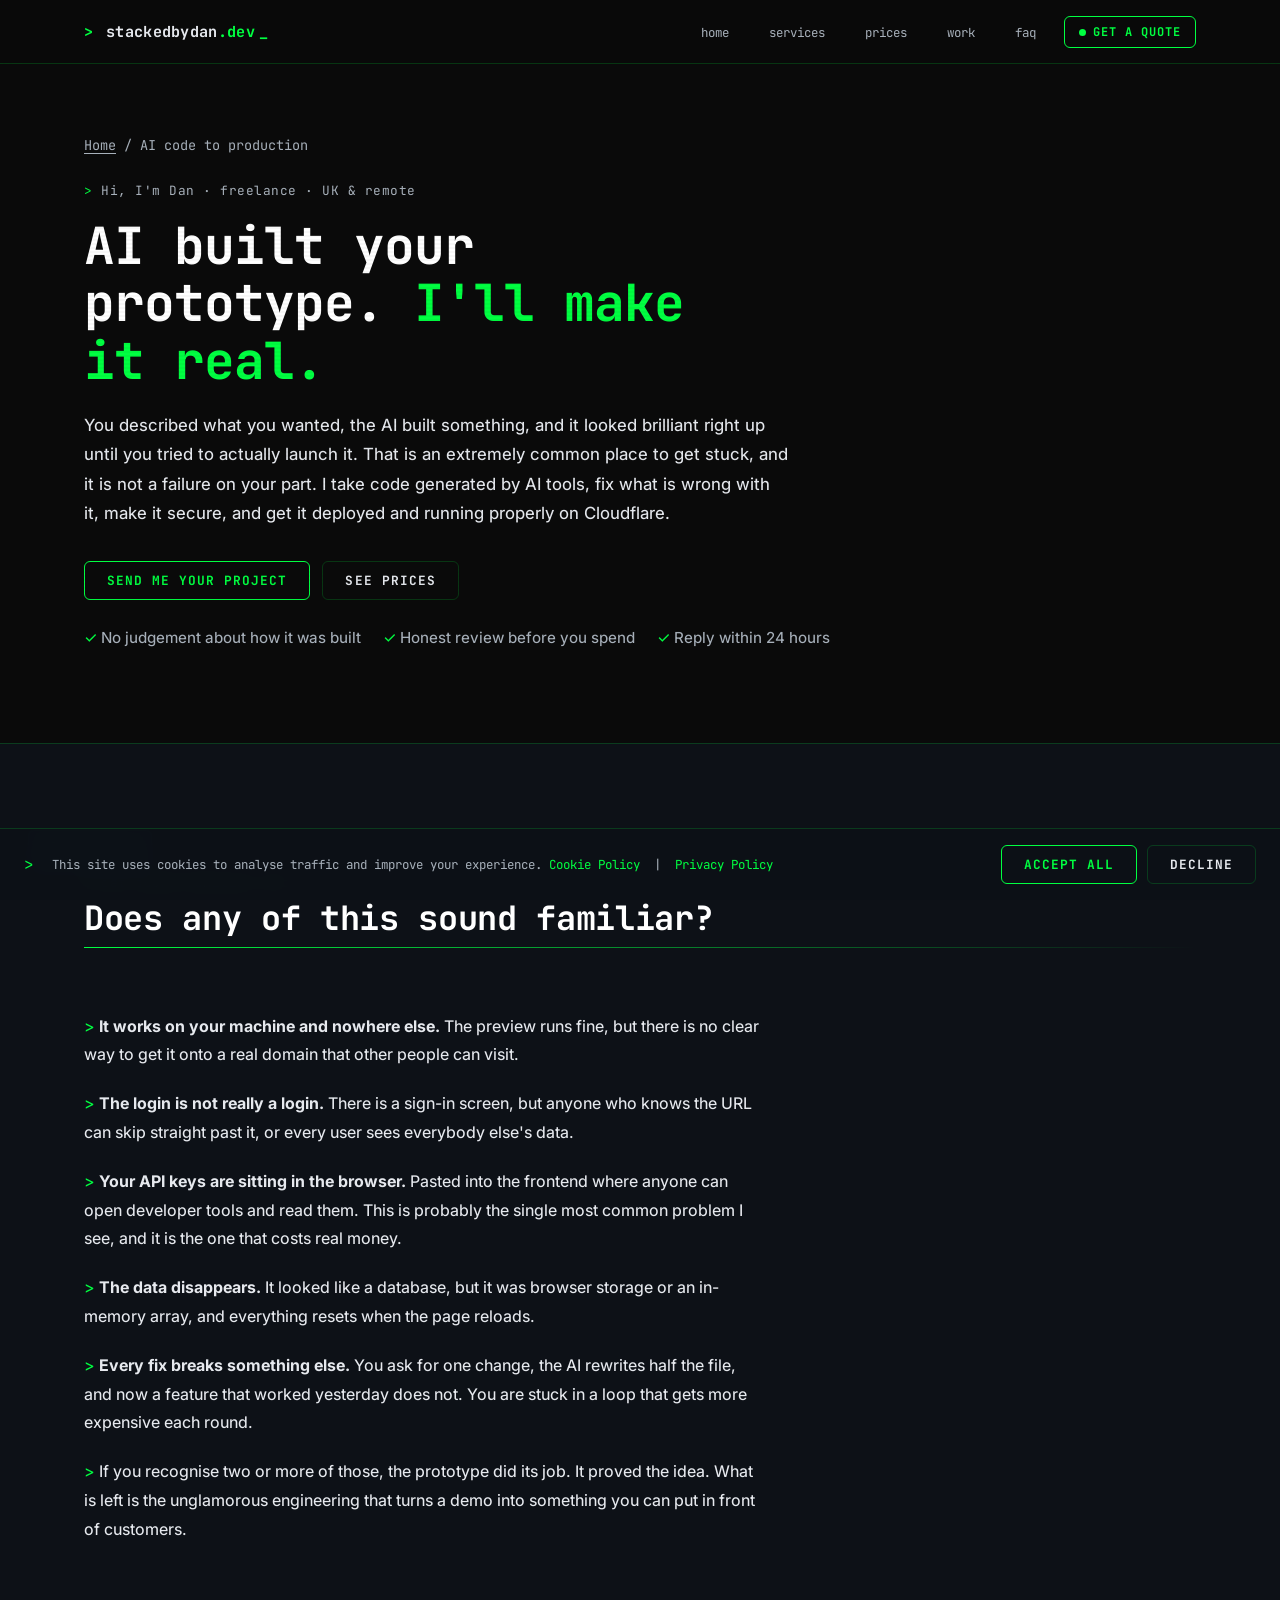
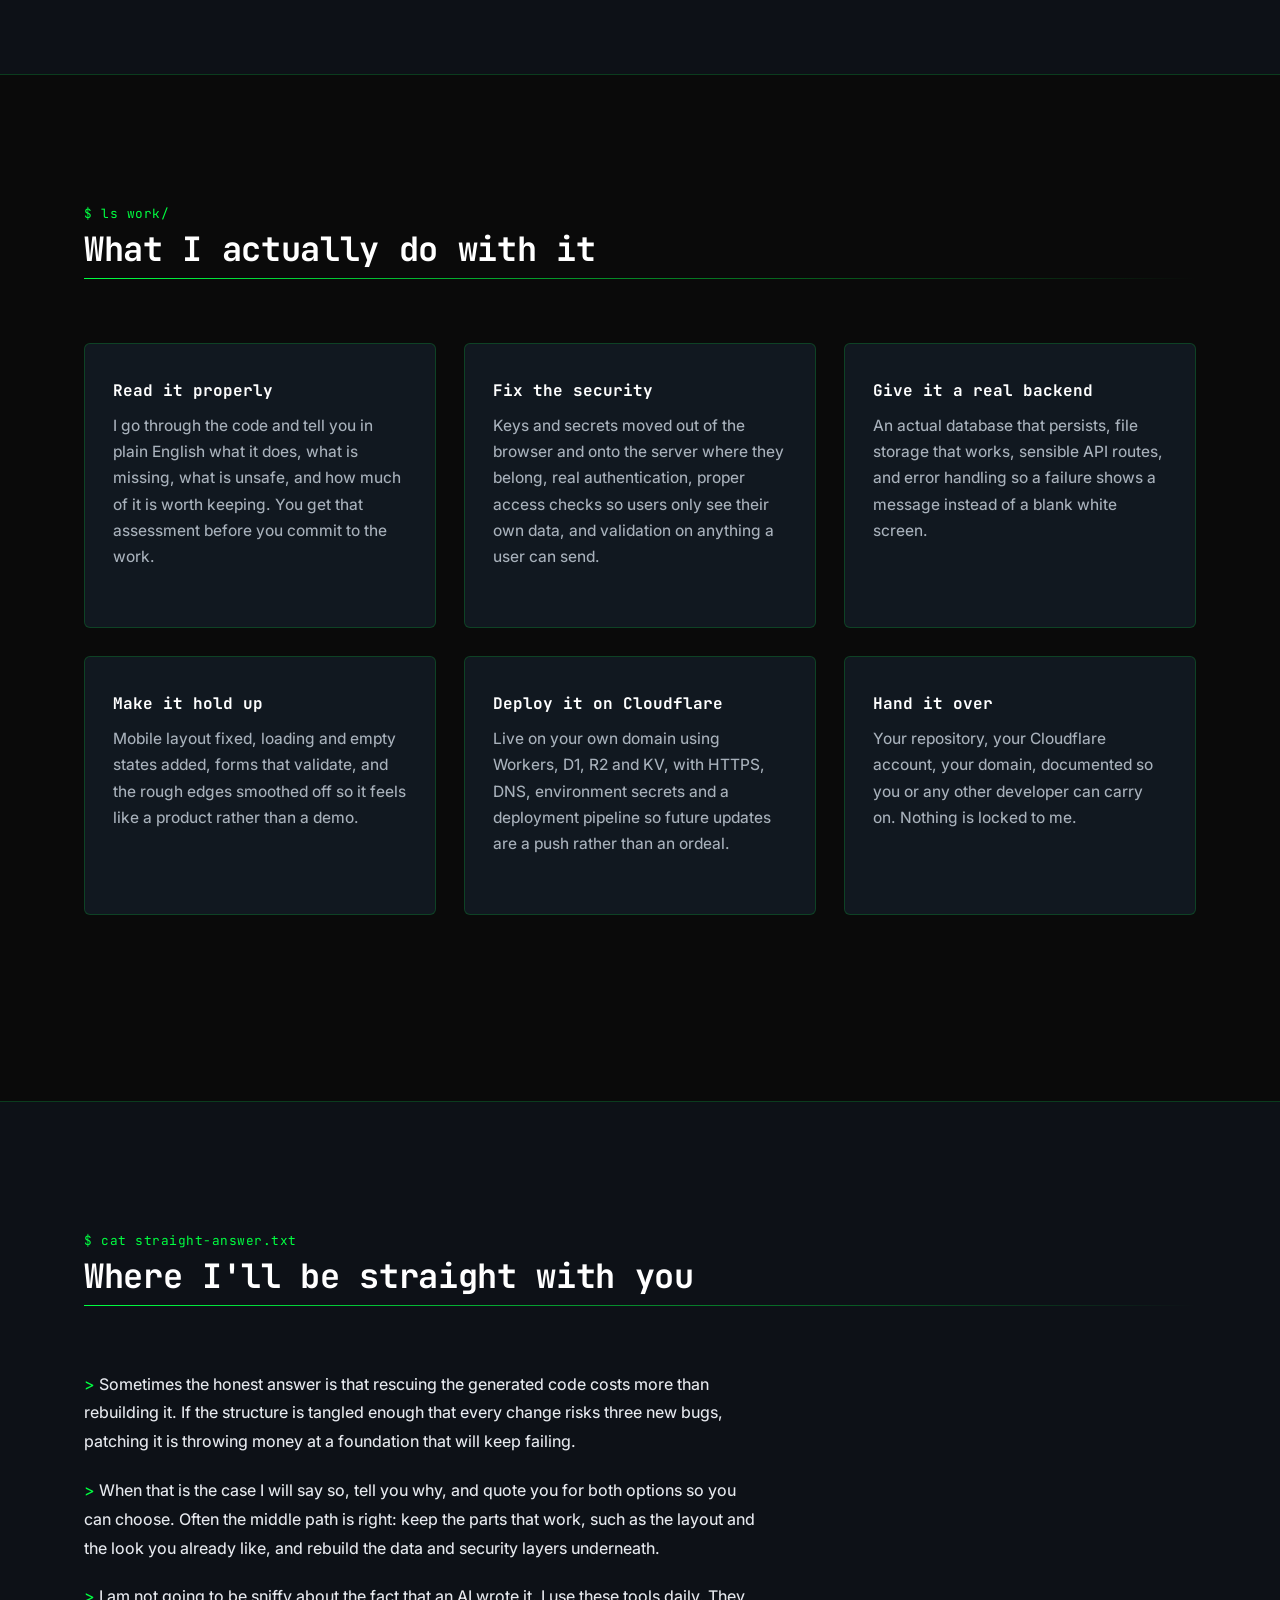
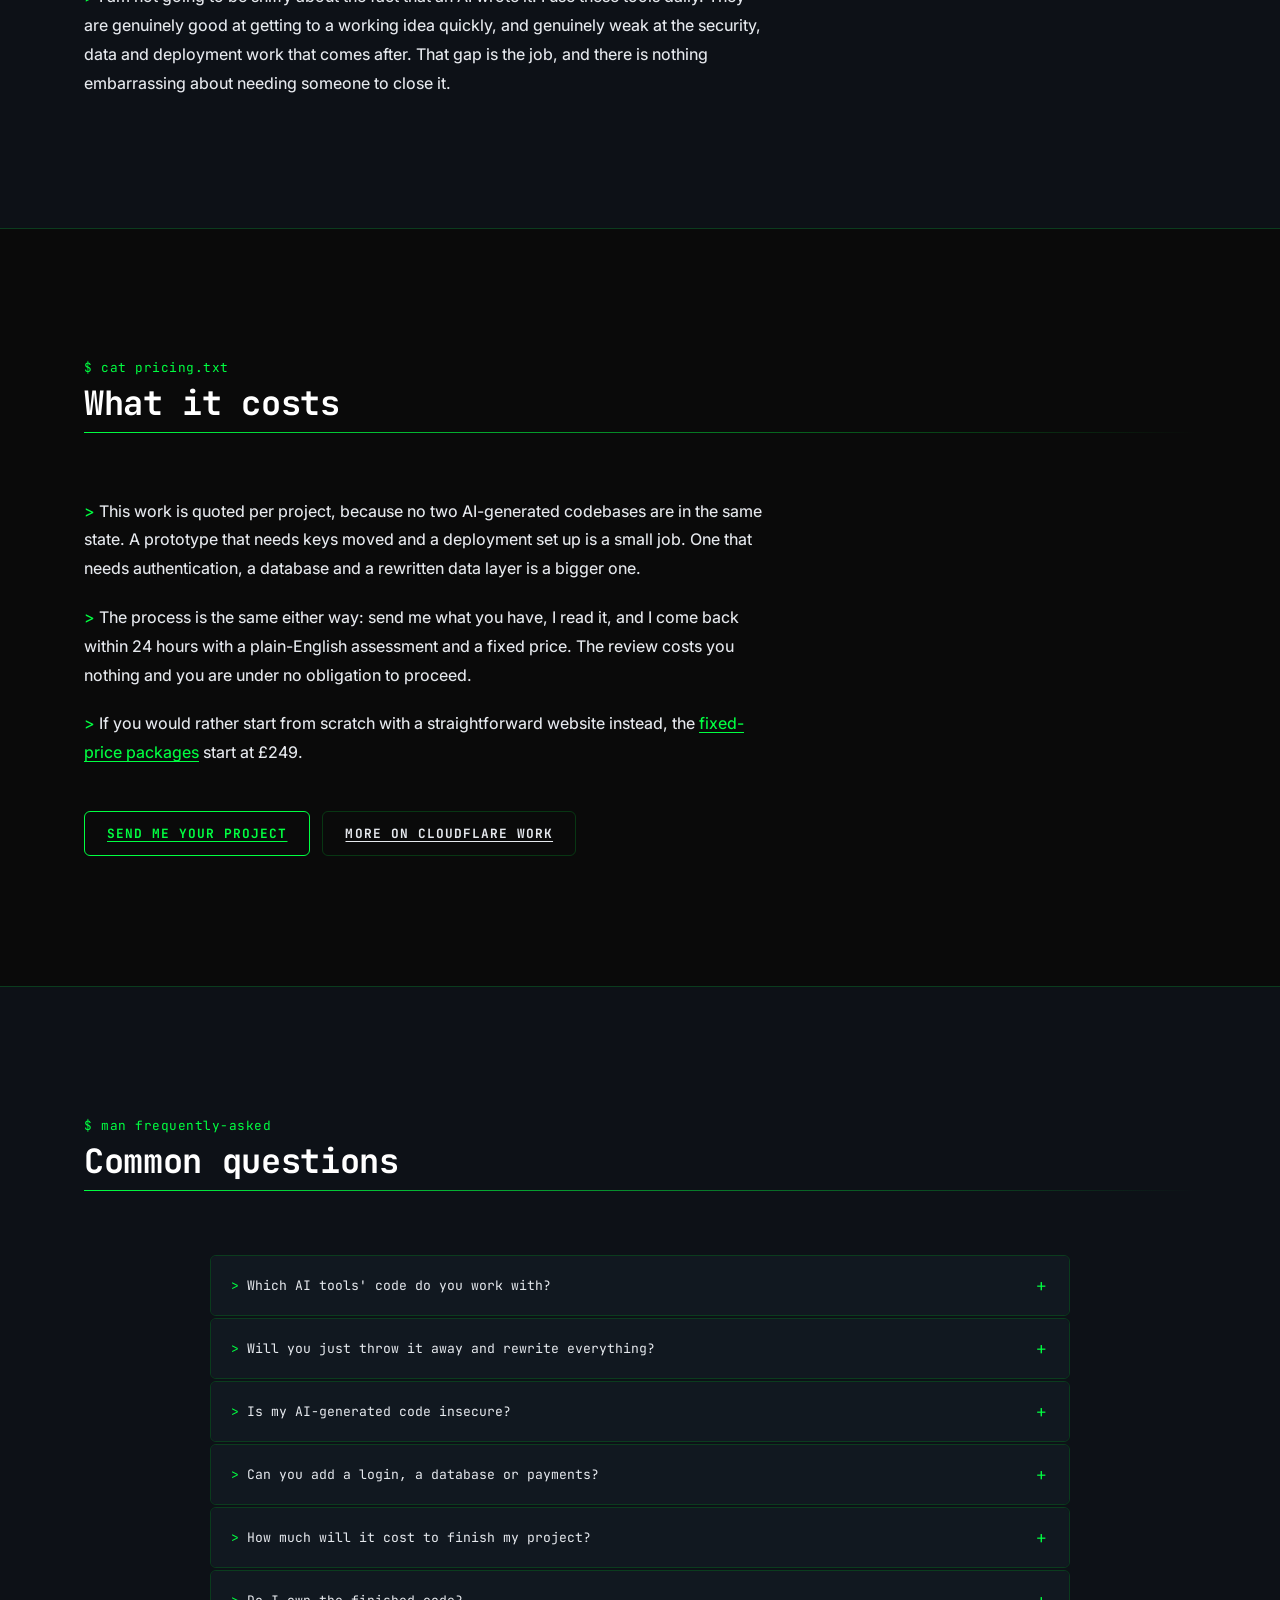
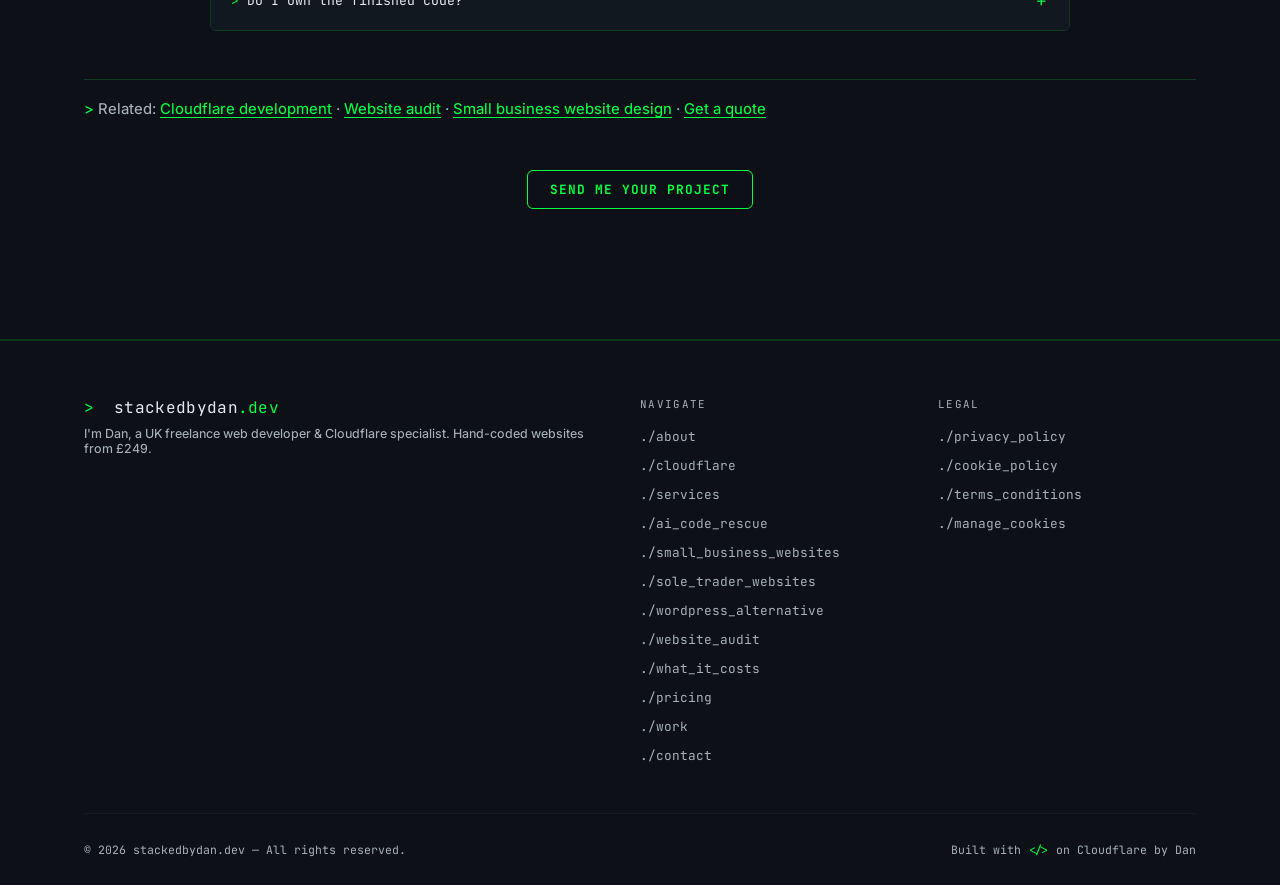
<file: ai-generated-code-to-production.html>
<!DOCTYPE html>
<html lang="en-GB">
<head>
  <meta charset="UTF-8" />
  <meta name="viewport" content="width=device-width, initial-scale=1.0" />

  <title>Turn AI-Generated Code Into a Real, Deployed App | StackedByDan</title>
  <meta name="description" content="Built a prototype with Lovable, Bolt, v0, Cursor, Replit or ChatGPT and hit a wall? I take AI-generated code, make it secure and production-ready, and deploy it on Cloudflare." />
  <meta name="author" content="Daniel Golding" />
  <meta name="robots" content="index, follow, max-snippet:-1, max-image-preview:large" />
  <meta name="theme-color" content="#0a0a0a" />
  <link rel="canonical" href="https://stackedbydan.dev/ai-generated-code-to-production" />

  <meta property="og:type"        content="website" />
  <meta property="og:url"         content="https://stackedbydan.dev/ai-generated-code-to-production" />
  <meta property="og:site_name"   content="StackedByDan" />
  <meta property="og:locale"      content="en_GB" />
  <meta property="og:title"       content="Turn AI-Generated Code Into a Real, Deployed App | StackedByDan" />
  <meta property="og:description" content="Built a prototype with Lovable, Bolt, v0, Cursor, Replit or ChatGPT and hit a wall? I take AI-generated code, make it secure and production-ready, and deploy it on Cloudflare." />
  <meta property="og:image"       content="https://stackedbydan.dev/assets/og-image.png" />
  <meta property="og:image:width"  content="1200" />
  <meta property="og:image:height" content="630" />
  <meta name="twitter:card"        content="summary_large_image" />
  <meta name="twitter:title"       content="Turn AI-Generated Code Into a Real, Deployed App | StackedByDan" />
  <meta name="twitter:description" content="Built a prototype with Lovable, Bolt, v0, Cursor, Replit or ChatGPT and hit a wall? I take AI-generated code, make it secure and production-ready, and deploy it on Cloudflare." />
  <meta name="twitter:image"       content="https://stackedbydan.dev/assets/og-image.png" />

  <link rel="icon"             type="image/svg+xml" href="/favicon.svg" sizes="any" />
  <link rel="icon"             type="image/png"     href="/favicon-96x96.png" sizes="96x96" />
  <link rel="apple-touch-icon" sizes="180x180"      href="/apple-touch-icon.png" />
  <link rel="manifest"                              href="/site.webmanifest" />

  <script type="application/ld+json">
  {
    "@context": "https://schema.org",
    "@graph": [
      {
        "@type": "Service",
        "@id": "https://stackedbydan.dev/ai-generated-code-to-production#service",
        "name": "AI-generated code review, completion and deployment",
        "serviceType": "Prototype hardening and deployment",
        "url": "https://stackedbydan.dev/ai-generated-code-to-production",
        "description": "Taking applications generated by AI coding tools such as Lovable, Bolt, v0, Cursor, Replit, ChatGPT and Claude, reviewing and securing them, completing the missing production work, and deploying them on Cloudflare.",
        "provider": {
          "@id": "https://stackedbydan.dev/#person"
        },
        "areaServed": [
          {
            "@type": "Country",
            "name": "United Kingdom"
          }
        ],
        "audience": {
          "@type": "BusinessAudience",
          "name": "UK small businesses and sole traders"
        }
      },
      {
        "@type": "BreadcrumbList",
        "@id": "https://stackedbydan.dev/ai-generated-code-to-production#breadcrumbs",
        "itemListElement": [
          {
            "@type": "ListItem",
            "position": 1,
            "name": "Home",
            "item": "https://stackedbydan.dev/"
          },
          {
            "@type": "ListItem",
            "position": 2,
            "name": "AI code to production",
            "item": "https://stackedbydan.dev/ai-generated-code-to-production"
          }
        ]
      },
      {
        "@type": "FAQPage",
        "@id": "https://stackedbydan.dev/ai-generated-code-to-production#faq",
        "mainEntity": [
          {
            "@type": "Question",
            "name": "Which AI tools' code do you work with?",
            "acceptedAnswer": {
              "@type": "Answer",
              "text": "All of them. Lovable, Bolt, v0, Replit, Cursor, Windsurf, GitHub Copilot, ChatGPT and Claude are the ones I see most often. It does not really matter which produced it, because the gaps tend to be the same: secrets in the frontend, authentication that does not actually protect anything, data that is not really stored, and no deployment path."
            }
          },
          {
            "@type": "Question",
            "name": "Will you just throw it away and rewrite everything?",
            "acceptedAnswer": {
              "@type": "Answer",
              "text": "Not unless that genuinely is the cheaper option, and if it is I will show you why before you spend anything. Usually a good amount is worth keeping, particularly the interface and the overall shape of the thing. The parts that normally need replacing are the data layer, authentication and anything touching secrets."
            }
          },
          {
            "@type": "Question",
            "name": "Is my AI-generated code insecure?",
            "acceptedAnswer": {
              "@type": "Answer",
              "text": "Often, yes, though not always seriously. The most common issues are API keys exposed in the browser, missing checks on who is allowed to read or change a record, and no validation on user input. These are not exotic problems, they are just the work that gets skipped when the goal is a working demo. The review tells you exactly what you are dealing with."
            }
          },
          {
            "@type": "Question",
            "name": "Can you add a login, a database or payments?",
            "acceptedAnswer": {
              "@type": "Answer",
              "text": "Yes. Authentication with proper session handling, a real database such as Cloudflare D1 or PostgreSQL, file storage, and payments through an established provider. These are the pieces AI tools most often stub out or fake, and they are usually the reason a prototype cannot launch."
            }
          },
          {
            "@type": "Question",
            "name": "How much will it cost to finish my project?",
            "acceptedAnswer": {
              "@type": "Answer",
              "text": "It is quoted per project after I have read the code, because the range is genuinely wide. Send me the repository or a zip and I will come back within 24 hours with what is wrong, what it takes to fix, and a fixed price. The assessment is free and you can walk away with it."
            }
          },
          {
            "@type": "Question",
            "name": "Do I own the finished code?",
            "acceptedAnswer": {
              "@type": "Answer",
              "text": "Yes, entirely, exactly as with every other project I take on. It goes in your repository, deploys to your Cloudflare account and runs on your domain. You can hand it to another developer at any point with no licence and no lock-in."
            }
          }
        ]
      },
      {
        "@type": "WebPage",
        "@id": "https://stackedbydan.dev/ai-generated-code-to-production",
        "url": "https://stackedbydan.dev/ai-generated-code-to-production",
        "name": "Turn AI-Generated Code Into a Real, Deployed App | StackedByDan",
        "description": "Built a prototype with Lovable, Bolt, v0, Cursor, Replit or ChatGPT and hit a wall? I take AI-generated code, make it secure and production-ready, and deploy it on Cloudflare.",
        "isPartOf": {
          "@id": "https://stackedbydan.dev/#website"
        },
        "about": {
          "@id": "https://stackedbydan.dev/ai-generated-code-to-production#service"
        },
        "inLanguage": "en-GB"
      }
    ]
  }
  </script>

  <link rel="preconnect" href="https://fonts.googleapis.com" />
  <link rel="preconnect" href="https://fonts.gstatic.com" crossorigin />
  <link href="https://fonts.googleapis.com/css2?family=Inter:wght@400..600&family=JetBrains+Mono:wght@400;600;700&display=swap" rel="stylesheet" />
  <link rel="stylesheet" href="/css/style.css?v=20261106d" />
  <noscript><style>.reveal{opacity:1!important;transform:none!important}</style></noscript>
</head>
<body>

  <a href="#main-content" class="skip-link">Skip to main content</a>

  <nav id="navbar" aria-label="Main navigation">
    <div class="nav-container">
      <a href="/" class="nav-logo">
        <span class="prompt" aria-hidden="true">&gt;&nbsp;</span>
        <span class="logo-text">stackedbydan<span class="accent">.dev</span></span>
        <span class="cursor-blink" aria-hidden="true">_</span>
      </a>
      <button class="nav-toggle" id="nav-toggle" aria-label="Toggle navigation" aria-expanded="false" aria-controls="nav-links">
        <span></span><span></span><span></span>
      </button>
      <ul class="nav-links" id="nav-links">
        <li><a href="/"           class="nav-link"><span class="prompt" aria-hidden="true">~/</span>home</a></li>
        <li><a href="/#services"  class="nav-link"><span class="prompt" aria-hidden="true">~/</span>services</a></li>
        <li><a href="/#packages"  class="nav-link"><span class="prompt" aria-hidden="true">~/</span>prices</a></li>
        <li><a href="/#portfolio" class="nav-link"><span class="prompt" aria-hidden="true">~/</span>work</a></li>
        <li><a href="#page-faq"   class="nav-link"><span class="prompt" aria-hidden="true">~/</span>faq</a></li>
        <li><a href="/?project=ai-code#contact" class="btn btn-primary nav-cta"><span class="pulse-dot" aria-hidden="true"></span>Get a quote</a></li>
      </ul>
    </div>
  </nav>

  <main id="main-content">

    <section id="hero" class="page-hero" aria-labelledby="hero-heading">
      <div class="container">
        <p class="breadcrumb"><a href="/">Home</a> <span aria-hidden="true">/</span> AI code to production</p>
        <p class="hero-eyebrow"><span class="prompt" aria-hidden="true">&gt;&nbsp;</span>Hi, I'm Dan &middot; freelance &middot; UK &amp; remote</p>
        <h1 id="hero-heading" class="hero-title">AI built your prototype. <span class="accent">I'll make it real.</span></h1>
        <p class="hero-sub">You described what you wanted, the AI built something, and it looked brilliant right up until you tried to actually launch it. That is an extremely common place to get stuck, and it is not a failure on your part. I take code generated by AI tools, fix what is wrong with it, make it secure, and get it deployed and running properly on Cloudflare.</p>
        <div class="hero-cta">
          <a href="/?project=ai-code#contact" class="btn btn-primary">Send me your project</a>
          <a href="/#packages" class="btn btn-ghost">See prices</a>
        </div>
        <ul class="hero-proof">
          <li><span class="accent">&#10003;</span> No judgement about how it was built</li>
          <li><span class="accent">&#10003;</span> Honest review before you spend</li>
          <li><span class="accent">&#10003;</span> Reply within 24 hours</li>
        </ul>
      </div>
    </section>

    <section id="symptoms" aria-labelledby="symptoms-heading">
      <div class="container">
        <div class="section-header">
          <span class="section-cmd" aria-hidden="true">$ cat sound-familiar.txt</span>
          <h2 class="section-title" id="symptoms-heading">Does any of this sound familiar?</h2>
        </div>
<div class="about-text reveal">
<p><span class="accent">&gt;</span> <strong>It works on your machine and nowhere else.</strong> The preview runs fine, but there is no clear way to get it onto a real domain that other people can visit.</p>
<p><span class="accent">&gt;</span> <strong>The login is not really a login.</strong> There is a sign-in screen, but anyone who knows the URL can skip straight past it, or every user sees everybody else's data.</p>
<p><span class="accent">&gt;</span> <strong>Your API keys are sitting in the browser.</strong> Pasted into the frontend where anyone can open developer tools and read them. This is probably the single most common problem I see, and it is the one that costs real money.</p>
<p><span class="accent">&gt;</span> <strong>The data disappears.</strong> It looked like a database, but it was browser storage or an in-memory array, and everything resets when the page reloads.</p>
<p><span class="accent">&gt;</span> <strong>Every fix breaks something else.</strong> You ask for one change, the AI rewrites half the file, and now a feature that worked yesterday does not. You are stuck in a loop that gets more expensive each round.</p>
<p><span class="accent">&gt;</span> If you recognise two or more of those, the prototype did its job. It proved the idea. What is left is the unglamorous engineering that turns a demo into something you can put in front of customers.</p>
</div>
      </div>
    </section>

    <section id="what-i-do" aria-labelledby="what-i-do-heading">
      <div class="container">
        <div class="section-header">
          <span class="section-cmd" aria-hidden="true">$ ls work/</span>
          <h2 class="section-title" id="what-i-do-heading">What I actually do with it</h2>
        </div>
<div class="services-grid">
  <div class="service-card reveal"><h3 class="service-title">Read it properly</h3><p class="service-desc">I go through the code and tell you in plain English what it does, what is missing, what is unsafe, and how much of it is worth keeping. You get that assessment before you commit to the work.</p></div>
  <div class="service-card reveal"><h3 class="service-title">Fix the security</h3><p class="service-desc">Keys and secrets moved out of the browser and onto the server where they belong, real authentication, proper access checks so users only see their own data, and validation on anything a user can send.</p></div>
  <div class="service-card reveal"><h3 class="service-title">Give it a real backend</h3><p class="service-desc">An actual database that persists, file storage that works, sensible API routes, and error handling so a failure shows a message instead of a blank white screen.</p></div>
  <div class="service-card reveal"><h3 class="service-title">Make it hold up</h3><p class="service-desc">Mobile layout fixed, loading and empty states added, forms that validate, and the rough edges smoothed off so it feels like a product rather than a demo.</p></div>
  <div class="service-card reveal"><h3 class="service-title">Deploy it on Cloudflare</h3><p class="service-desc">Live on your own domain using Workers, D1, R2 and KV, with HTTPS, DNS, environment secrets and a deployment pipeline so future updates are a push rather than an ordeal.</p></div>
  <div class="service-card reveal"><h3 class="service-title">Hand it over</h3><p class="service-desc">Your repository, your Cloudflare account, your domain, documented so you or any other developer can carry on. Nothing is locked to me.</p></div>
</div>
      </div>
    </section>

    <section id="honest" aria-labelledby="honest-heading">
      <div class="container">
        <div class="section-header">
          <span class="section-cmd" aria-hidden="true">$ cat straight-answer.txt</span>
          <h2 class="section-title" id="honest-heading">Where I'll be straight with you</h2>
        </div>
<div class="about-text reveal">
<p><span class="accent">&gt;</span> Sometimes the honest answer is that rescuing the generated code costs more than rebuilding it. If the structure is tangled enough that every change risks three new bugs, patching it is throwing money at a foundation that will keep failing.</p>
<p><span class="accent">&gt;</span> When that is the case I will say so, tell you why, and quote you for both options so you can choose. Often the middle path is right: keep the parts that work, such as the layout and the look you already like, and rebuild the data and security layers underneath.</p>
<p><span class="accent">&gt;</span> I am not going to be sniffy about the fact that an AI wrote it. I use these tools daily. They are genuinely good at getting to a working idea quickly, and genuinely weak at the security, data and deployment work that comes after. That gap is the job, and there is nothing embarrassing about needing someone to close it.</p>
</div>
      </div>
    </section>

    <section id="cost" aria-labelledby="cost-heading">
      <div class="container">
        <div class="section-header">
          <span class="section-cmd" aria-hidden="true">$ cat pricing.txt</span>
          <h2 class="section-title" id="cost-heading">What it costs</h2>
        </div>
<div class="about-text reveal">
<p><span class="accent">&gt;</span> This work is quoted per project, because no two AI-generated codebases are in the same state. A prototype that needs keys moved and a deployment set up is a small job. One that needs authentication, a database and a rewritten data layer is a bigger one.</p>
<p><span class="accent">&gt;</span> The process is the same either way: send me what you have, I read it, and I come back within 24 hours with a plain-English assessment and a fixed price. The review costs you nothing and you are under no obligation to proceed.</p>
<p><span class="accent">&gt;</span> If you would rather start from scratch with a straightforward website instead, the <a href="/#packages">fixed-price packages</a> start at £249.</p>
<div class="hero-cta" style="margin-top:24px"><a href="/?project=ai-code#contact" class="btn btn-primary">Send me your project</a><a href="/cloudflare-developer" class="btn btn-ghost">More on Cloudflare work</a></div>
</div>
      </div>
    </section>

    <section id="page-faq" aria-labelledby="page-faq-heading">
      <div class="container">
        <div class="section-header">
          <span class="section-cmd" aria-hidden="true">$ man frequently-asked</span>
          <h2 class="section-title" id="page-faq-heading">Common questions</h2>
        </div>
        <div class="faq-list">
          <div class="faq-item reveal">
            <h3><button class="faq-question" aria-expanded="false"><span class="prompt" aria-hidden="true">&gt;&nbsp;</span>Which AI tools' code do you work with?<span class="faq-icon" aria-hidden="true">+</span></button></h3>
            <div class="faq-answer"><p>All of them. Lovable, Bolt, v0, Replit, Cursor, Windsurf, GitHub Copilot, ChatGPT and Claude are the ones I see most often. It does not really matter which produced it, because the gaps tend to be the same: secrets in the frontend, authentication that does not actually protect anything, data that is not really stored, and no deployment path.</p></div>
          </div>
          <div class="faq-item reveal">
            <h3><button class="faq-question" aria-expanded="false"><span class="prompt" aria-hidden="true">&gt;&nbsp;</span>Will you just throw it away and rewrite everything?<span class="faq-icon" aria-hidden="true">+</span></button></h3>
            <div class="faq-answer"><p>Not unless that genuinely is the cheaper option, and if it is I will show you why before you spend anything. Usually a good amount is worth keeping, particularly the interface and the overall shape of the thing. The parts that normally need replacing are the data layer, authentication and anything touching secrets.</p></div>
          </div>
          <div class="faq-item reveal">
            <h3><button class="faq-question" aria-expanded="false"><span class="prompt" aria-hidden="true">&gt;&nbsp;</span>Is my AI-generated code insecure?<span class="faq-icon" aria-hidden="true">+</span></button></h3>
            <div class="faq-answer"><p>Often, yes, though not always seriously. The most common issues are API keys exposed in the browser, missing checks on who is allowed to read or change a record, and no validation on user input. These are not exotic problems, they are just the work that gets skipped when the goal is a working demo. The review tells you exactly what you are dealing with.</p></div>
          </div>
          <div class="faq-item reveal">
            <h3><button class="faq-question" aria-expanded="false"><span class="prompt" aria-hidden="true">&gt;&nbsp;</span>Can you add a login, a database or payments?<span class="faq-icon" aria-hidden="true">+</span></button></h3>
            <div class="faq-answer"><p>Yes. Authentication with proper session handling, a real database such as Cloudflare D1 or PostgreSQL, file storage, and payments through an established provider. These are the pieces AI tools most often stub out or fake, and they are usually the reason a prototype cannot launch.</p></div>
          </div>
          <div class="faq-item reveal">
            <h3><button class="faq-question" aria-expanded="false"><span class="prompt" aria-hidden="true">&gt;&nbsp;</span>How much will it cost to finish my project?<span class="faq-icon" aria-hidden="true">+</span></button></h3>
            <div class="faq-answer"><p>It is quoted per project after I have read the code, because the range is genuinely wide. Send me the repository or a zip and I will come back within 24 hours with what is wrong, what it takes to fix, and a fixed price. The assessment is free and you can walk away with it.</p></div>
          </div>
          <div class="faq-item reveal">
            <h3><button class="faq-question" aria-expanded="false"><span class="prompt" aria-hidden="true">&gt;&nbsp;</span>Do I own the finished code?<span class="faq-icon" aria-hidden="true">+</span></button></h3>
            <div class="faq-answer"><p>Yes, entirely, exactly as with every other project I take on. It goes in your repository, deploys to your Cloudflare account and runs on your domain. You can hand it to another developer at any point with no licence and no lock-in.</p></div>
          </div>
        </div>

        <p class="portfolio-note reveal" style="margin-top:48px">
          <span class="prompt" aria-hidden="true">&gt;</span>
          Related: <a href="/cloudflare-developer">Cloudflare development</a> &middot; <a href="/website-speed-audit">Website audit</a> &middot; <a href="/small-business-website-design">Small business website design</a> &middot; <a href="/#contact">Get a quote</a>
        </p>

        <div class="services-cta" style="margin-top:32px">
          <a href="/?project=ai-code#contact" class="btn btn-primary">Send me your project</a>
        </div>
      </div>
    </section>

  </main>

  <footer>
    <div class="container">
      <div class="footer-grid">
        <div class="footer-brand">
          <span class="prompt" aria-hidden="true">&gt;&nbsp;</span>
          <span class="logo-text">stackedbydan<span class="accent">.dev</span></span>
          <p>I'm Dan, a UK freelance web developer &amp; Cloudflare specialist. Hand-coded websites from £249.</p>
        </div>
        <nav class="footer-links" aria-label="Footer navigation">
          <p class="footer-heading">NAVIGATE</p>
          <ul>
            <li><a href="/#about">./about</a></li>
            <li><a href="/cloudflare-developer">./cloudflare</a></li>
            <li><a href="/#services">./services</a></li>
            <li><a href="/ai-generated-code-to-production">./ai_code_rescue</a></li>
            <li><a href="/small-business-website-design">./small_business_websites</a></li>
            <li><a href="/sole-trader-website">./sole_trader_websites</a></li>
            <li><a href="/wordpress-alternative">./wordpress_alternative</a></li>
            <li><a href="/website-speed-audit">./website_audit</a></li>
            <li><a href="/website-cost-uk">./what_it_costs</a></li>
            <li><a href="/#packages">./pricing</a></li>
            <li><a href="/#portfolio">./work</a></li>
            <li><a href="/#contact">./contact</a></li>
          </ul>
        </nav>
        <nav class="footer-links" aria-label="Legal links">
          <p class="footer-heading">LEGAL</p>
          <ul>
            <li><a href="/privacy-policy">./privacy_policy</a></li>
            <li><a href="/cookie-policy">./cookie_policy</a></li>
            <li><a href="/terms">./terms_conditions</a></li>
            <li><a href="#" id="manage-cookies">./manage_cookies</a></li>
          </ul>
        </nav>
      </div>
      <div class="footer-bottom">
        <p>&copy;&nbsp;<span id="year">2026</span>&nbsp;stackedbydan.dev &mdash; All rights reserved.</p>
        <p class="footer-code">Built with <span class="accent">&lt;/&gt;</span> on Cloudflare by Dan</p>
      </div>
    </div>
  </footer>

  <a class="wa-float" href="https://wa.me/447398675182?text=Hi%20Dan%2C%20I%27d%20like%20a%20quote%20for%20a%20website." target="_blank" rel="noopener" aria-label="Message Dan on WhatsApp" title="Message me on WhatsApp">
    <svg viewBox="0 0 24 24" width="22" height="22" aria-hidden="true" focusable="false"><path fill="currentColor" d="M12.04 2c-5.46 0-9.91 4.45-9.91 9.91 0 1.75.46 3.45 1.32 4.95L2.05 22l5.25-1.38a9.87 9.87 0 0 0 4.74 1.21h.01c5.46 0 9.91-4.45 9.91-9.91 0-2.65-1.03-5.14-2.9-7.01A9.82 9.82 0 0 0 12.04 2zm0 18.15h-.01a8.2 8.2 0 0 1-4.19-1.15l-.3-.18-3.12.82.83-3.04-.2-.31a8.17 8.17 0 0 1-1.26-4.38c0-4.54 3.7-8.24 8.25-8.24 2.2 0 4.27.86 5.83 2.42a8.19 8.19 0 0 1 2.41 5.83c0 4.54-3.7 8.23-8.24 8.23zm4.52-6.16c-.25-.12-1.47-.72-1.69-.81-.23-.08-.39-.12-.56.13-.16.24-.64.8-.78.97-.14.16-.29.18-.54.06-.25-.13-1.05-.39-1.99-1.23-.74-.66-1.23-1.47-1.38-1.72-.14-.25-.01-.38.11-.5.11-.11.25-.29.37-.43.13-.15.17-.25.25-.41.08-.17.04-.31-.02-.43-.06-.12-.56-1.34-.76-1.84-.2-.48-.41-.42-.56-.43l-.48-.01c-.17 0-.43.06-.66.31-.23.25-.86.85-.86 2.07 0 1.22.89 2.4 1.01 2.56.12.17 1.75 2.67 4.23 3.74.59.26 1.05.41 1.41.52.59.19 1.13.16 1.56.1.48-.07 1.47-.6 1.67-1.18.21-.58.21-1.07.15-1.18-.06-.1-.22-.17-.47-.29z"/></svg>
    <span>WhatsApp</span>
  </a>
  <button id="back-to-top" aria-label="Back to top" title="Back to top">[ &uarr; top ]</button>
  <script src="/js/main.js?v=20261106e" defer></script>
</body>
</html>
</file>
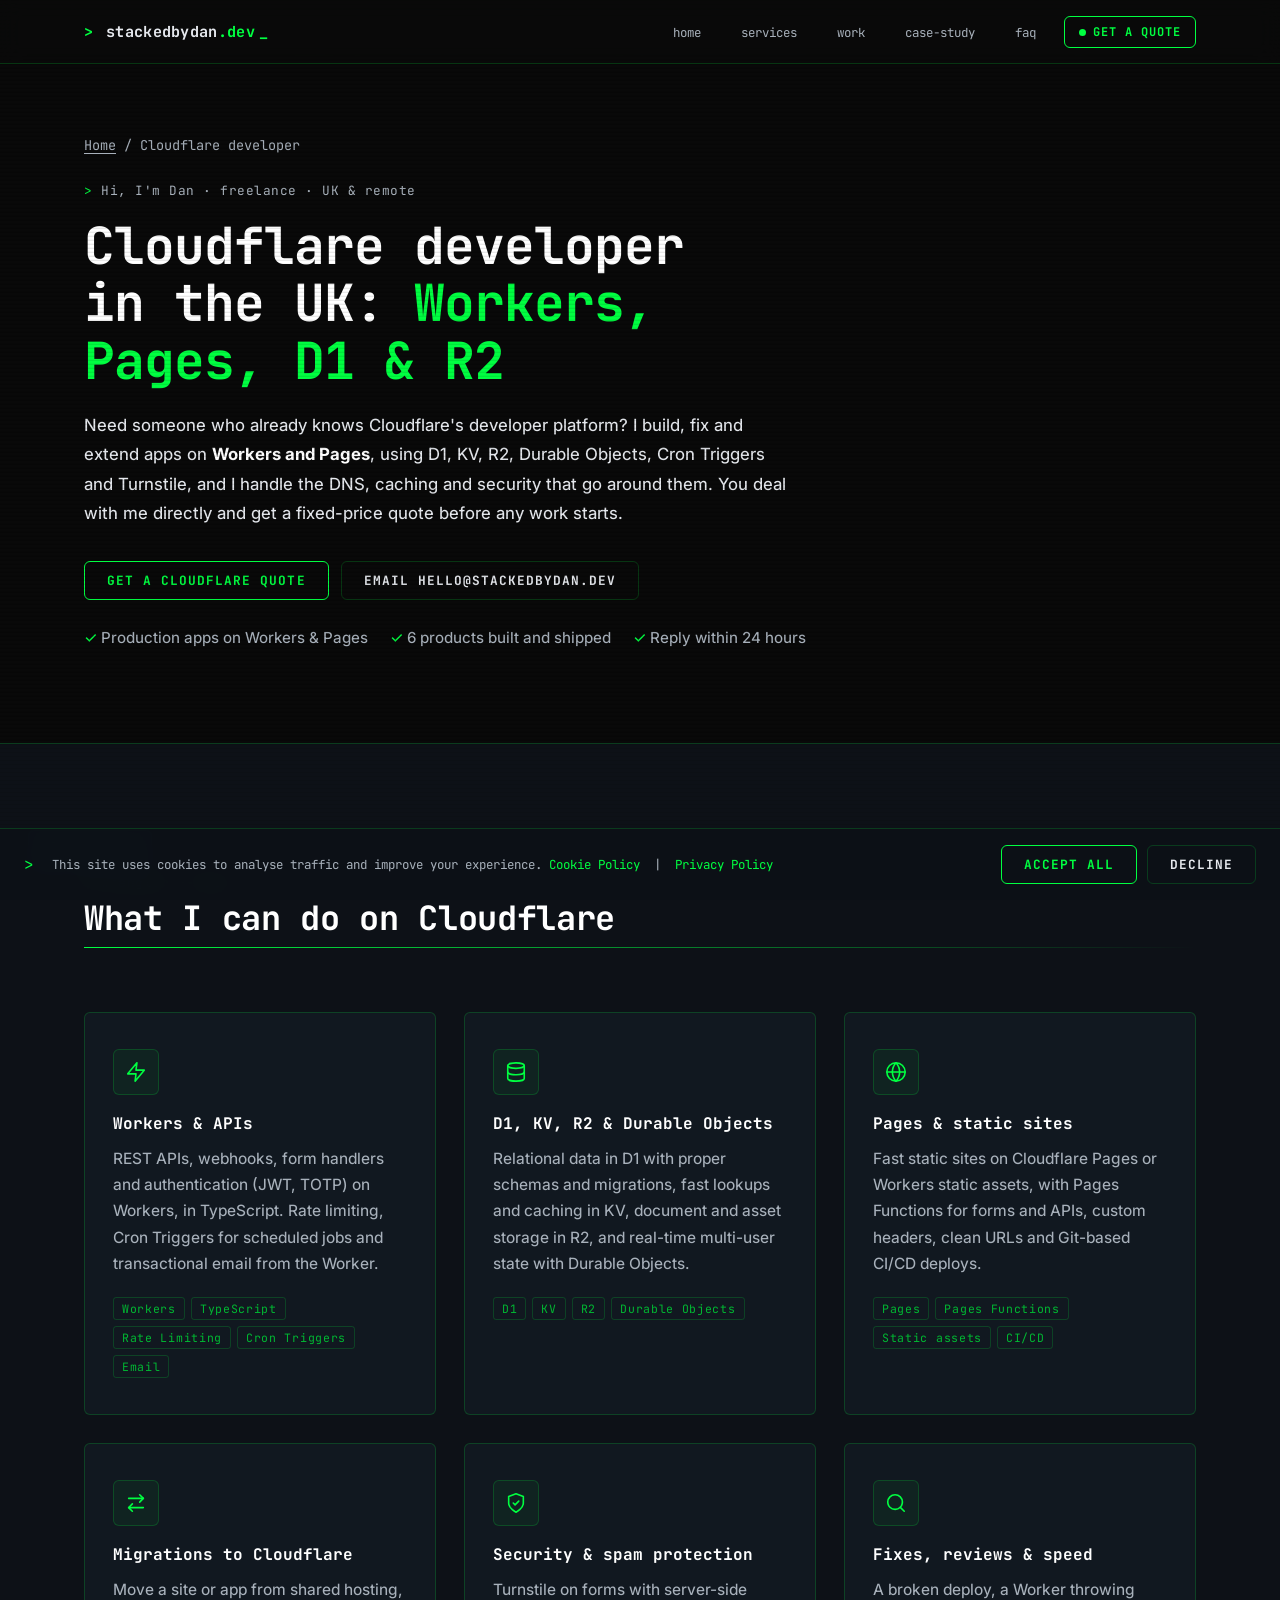
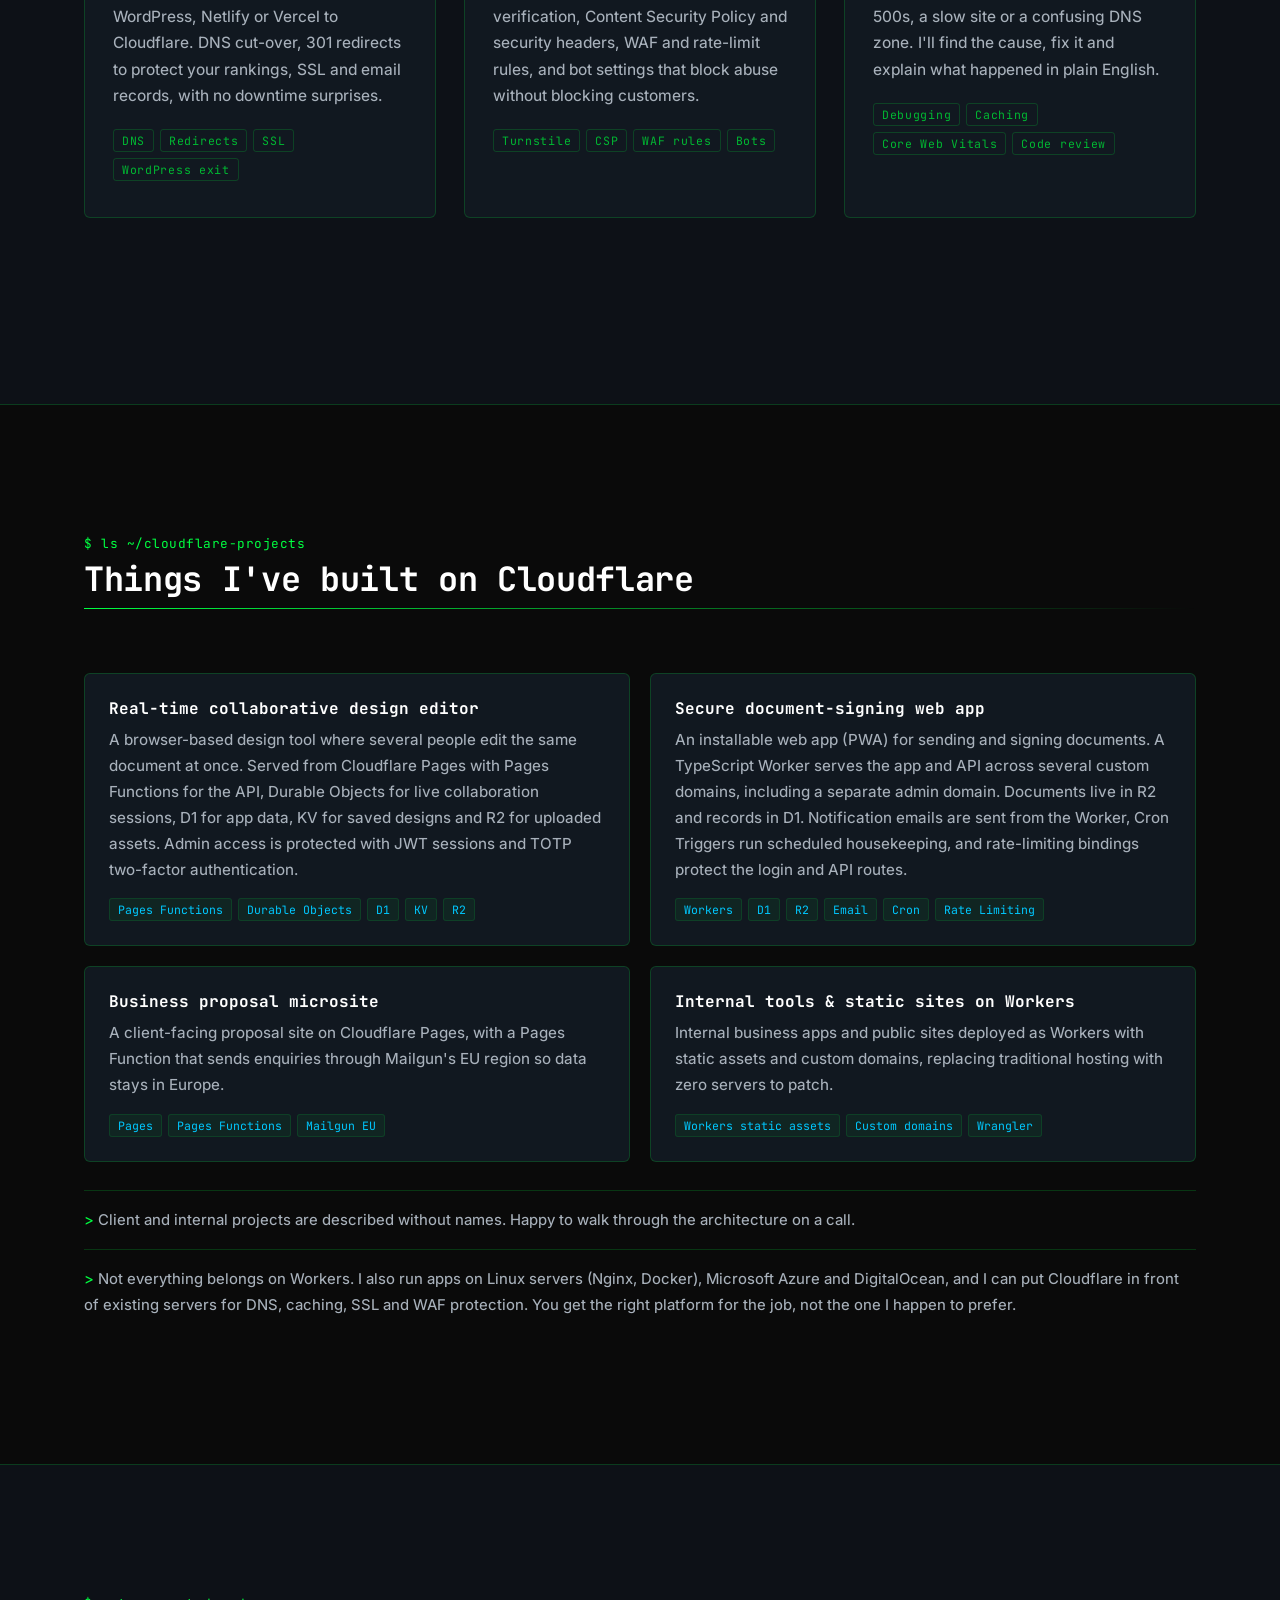
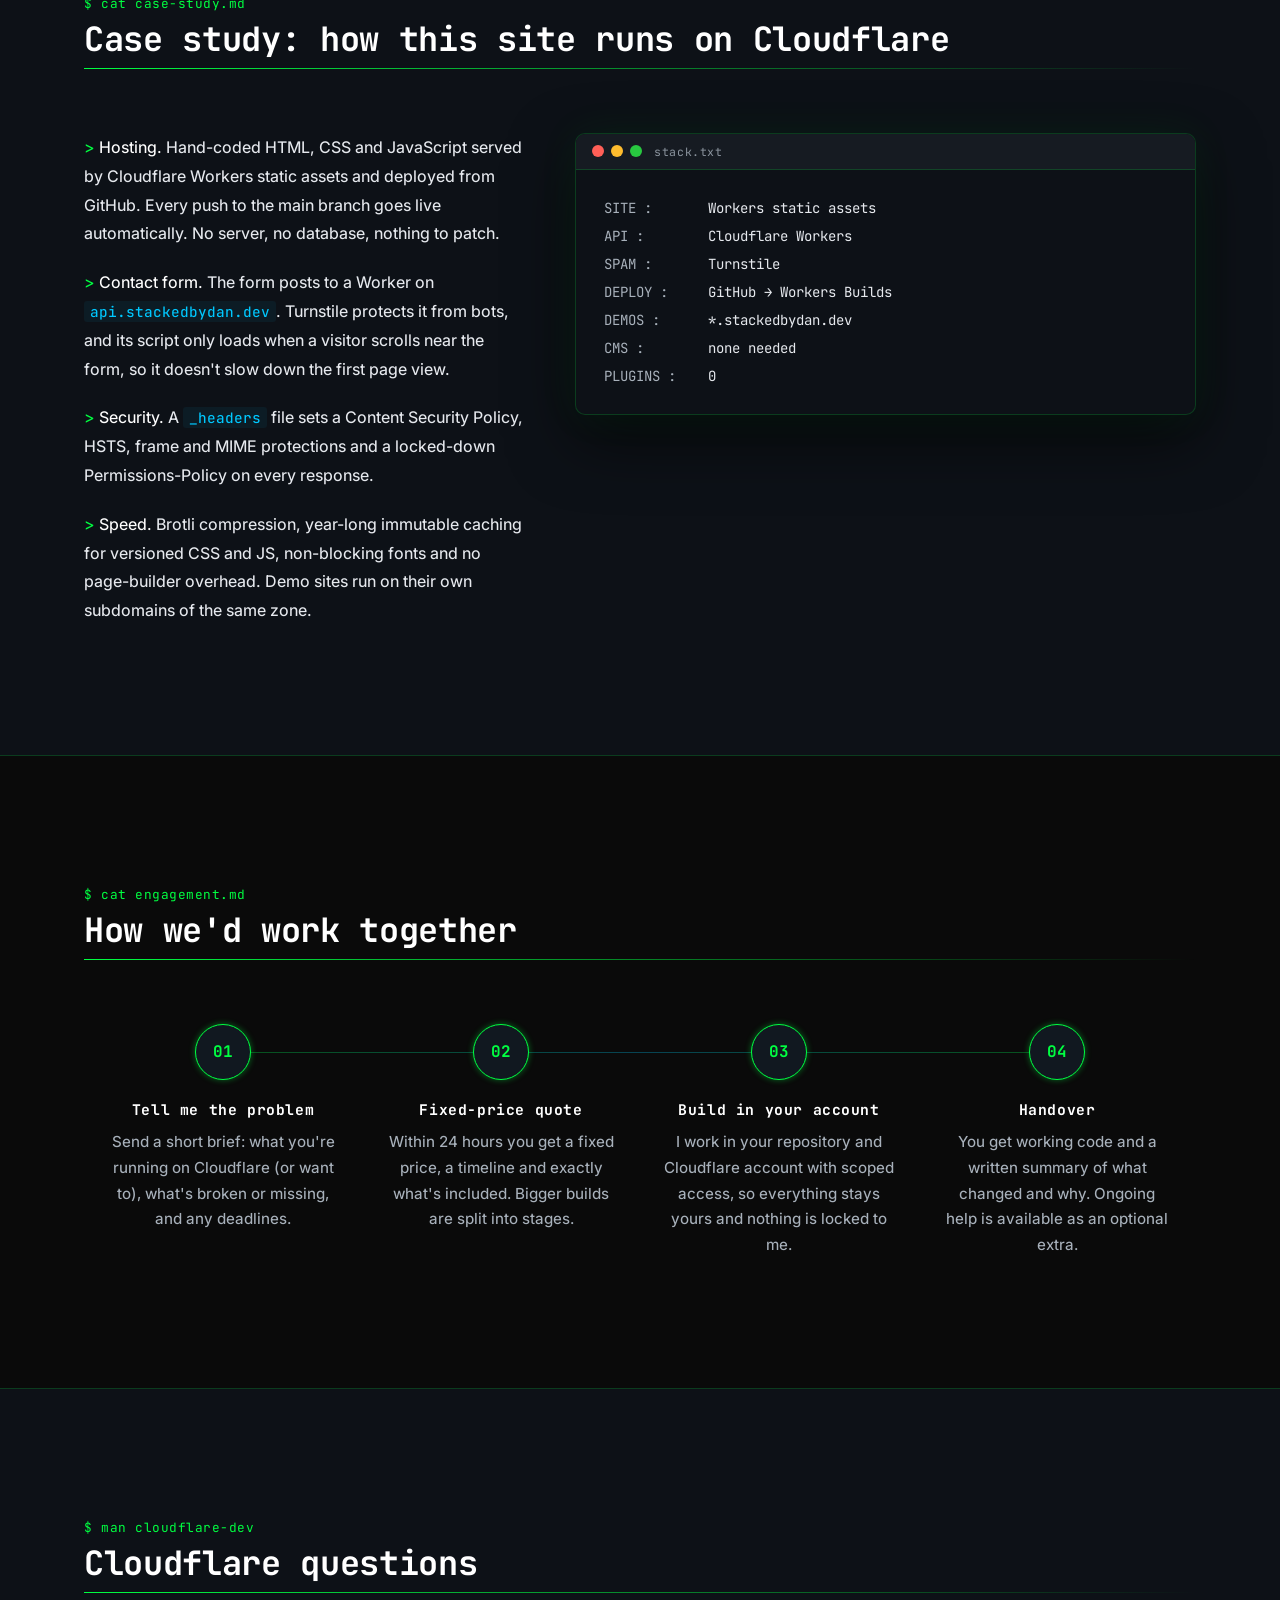
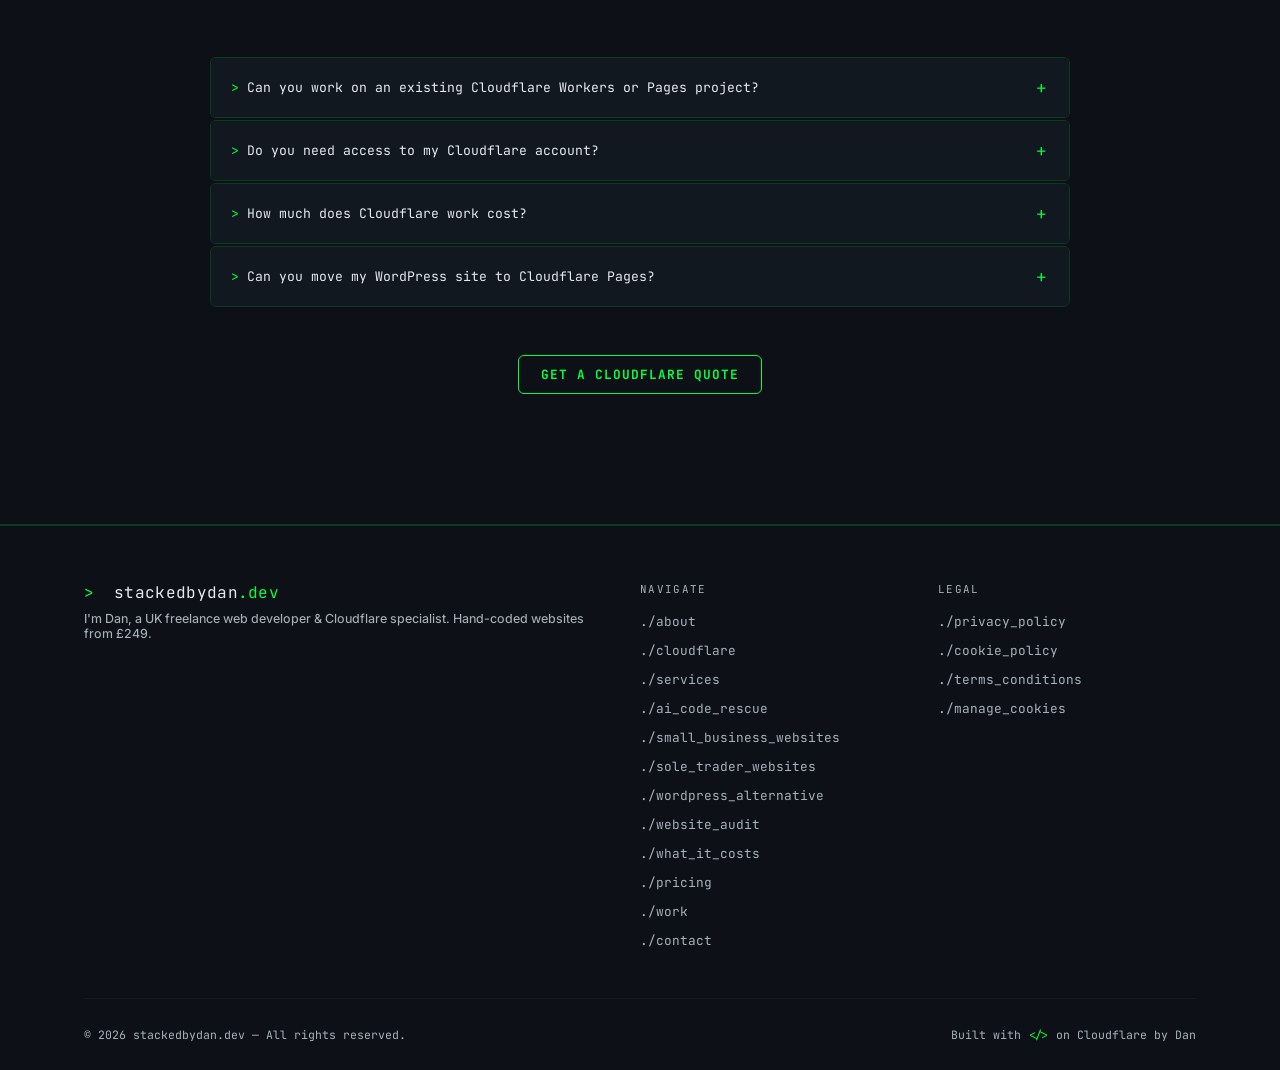
<file: cloudflare-developer.html>
<!DOCTYPE html>
<html lang="en-GB">
<head>
  <meta charset="UTF-8" />
  <meta name="viewport" content="width=device-width, initial-scale=1.0" />

  <title>Cloudflare Developer UK | Workers, Pages &amp; D1 | StackedByDan</title>
  <meta name="description" content="I'm a UK freelance Cloudflare developer. I build and fix Workers, Pages, D1, KV and R2 apps and move sites to Cloudflare. Fixed-price quote within 24 hours." />
  <meta name="author" content="Daniel Golding" />
  <meta name="robots" content="index, follow, max-snippet:-1, max-image-preview:large" />
  <meta name="theme-color" content="#0a0a0a" />
  <link rel="canonical" href="https://stackedbydan.dev/cloudflare-developer" />

  <meta property="og:type"        content="website" />
  <meta property="og:url"         content="https://stackedbydan.dev/cloudflare-developer" />
  <meta property="og:site_name"   content="StackedByDan" />
  <meta property="og:locale"      content="en_GB" />
  <meta property="og:title"       content="Cloudflare Developer UK | Workers, Pages &amp; D1 | StackedByDan" />
  <meta property="og:description" content="Freelance Cloudflare developer in the UK. Workers, Pages, D1, KV, R2 and Durable Objects builds, migrations to Cloudflare, DNS and security." />
  <meta property="og:image"       content="https://stackedbydan.dev/assets/og-image.png" />
  <meta property="og:image:width"  content="1200" />
  <meta property="og:image:height" content="630" />
  <meta name="twitter:card"        content="summary_large_image" />
  <meta name="twitter:title"       content="Cloudflare Developer UK | Workers, Pages &amp; D1 | StackedByDan" />
  <meta name="twitter:description" content="Freelance Cloudflare developer in the UK. Workers, Pages, D1, KV, R2 and Durable Objects builds, migrations to Cloudflare, DNS and security." />
  <meta name="twitter:image"       content="https://stackedbydan.dev/assets/og-image.png" />

  <link rel="icon"             type="image/svg+xml" href="/favicon.svg" sizes="any" />
  <link rel="icon"             type="image/png"     href="/favicon-96x96.png" sizes="96x96" />
  <link rel="apple-touch-icon" sizes="180x180"      href="/apple-touch-icon.png" />
  <link rel="manifest"                              href="/site.webmanifest" />

  <script type="application/ld+json">
  {
    "@context": "https://schema.org",
    "@graph": [
      {
        "@type": "Service",
        "@id": "https://stackedbydan.dev/cloudflare-developer#service",
        "name": "Cloudflare development and consulting",
        "serviceType": "Cloudflare Workers and Pages development",
        "url": "https://stackedbydan.dev/cloudflare-developer",
        "description": "Freelance Cloudflare development: Workers APIs, Pages sites and Pages Functions, D1, KV, R2 and Durable Objects, migrations to Cloudflare, DNS, caching, Turnstile and security configuration.",
        "provider": { "@id": "https://stackedbydan.dev/#person" },
        "areaServed": [
          { "@type": "Country", "name": "United Kingdom" },
          { "@type": "Place", "name": "Europe" }
        ],
        "audience": { "@type": "BusinessAudience", "name": "Businesses and development teams using Cloudflare" }
      },
      {
        "@type": "Person",
        "@id": "https://stackedbydan.dev/#person",
        "name": "Daniel Golding",
        "url": "https://stackedbydan.dev/",
        "jobTitle": "Freelance Web Developer & Cloudflare Specialist",
        "knowsAbout": ["Cloudflare Workers", "Cloudflare Pages", "Cloudflare D1", "Cloudflare KV", "Cloudflare R2", "Cloudflare Durable Objects", "Cloudflare Turnstile", "Cloudflare DNS", "Wrangler", "TypeScript"],
        "sameAs": ["https://www.linkedin.com/in/daniel-golding-a83b89208/"]
      },
      {
        "@type": "BreadcrumbList",
        "itemListElement": [
          { "@type": "ListItem", "position": 1, "name": "Home", "item": "https://stackedbydan.dev/" },
          { "@type": "ListItem", "position": 2, "name": "Cloudflare developer", "item": "https://stackedbydan.dev/cloudflare-developer" }
        ]
      },
      {
        "@type": "FAQPage",
        "mainEntity": [
          {
            "@type": "Question",
            "name": "Can you work on an existing Cloudflare Workers or Pages project?",
            "acceptedAnswer": { "@type": "Answer", "text": "Yes. I can pick up an existing Worker or Pages project, find and fix bugs, add features, migrate from Pages to Workers static assets, or add D1, KV, R2 or Durable Objects. I'll read the codebase and wrangler config first and tell you honestly what I find." }
          },
          {
            "@type": "Question",
            "name": "Do you need access to my Cloudflare account?",
            "acceptedAnswer": { "@type": "Answer", "text": "Usually yes, with the least access needed. The safest set-up is to add me as a member of your Cloudflare account with a scoped role, or to work in a repository that deploys through your own CI. Everything stays in your account, and you can remove access at any time." }
          },
          {
            "@type": "Question",
            "name": "How much does Cloudflare work cost?",
            "acceptedAnswer": { "@type": "Answer", "text": "Every job gets a fixed-price quote after a short call or written brief, so you know the cost before work starts. Small fixes such as DNS, redirects, a broken Worker or Turnstile setup are quick jobs. Larger builds are scoped and quoted in stages." }
          },
          {
            "@type": "Question",
            "name": "Can you move my WordPress site to Cloudflare Pages?",
            "acceptedAnswer": { "@type": "Answer", "text": "Yes. I rebuild WordPress and page-builder sites as fast, hand-coded static sites on Cloudflare Pages, with 301 redirects from old URLs so you keep your Google rankings, plus DNS, SSL and email records handled for you." }
          }
        ]
      }
    ]
  }
  </script>

  <link rel="preconnect" href="https://fonts.googleapis.com" />
  <link rel="preconnect" href="https://fonts.gstatic.com" crossorigin />
  <link rel="preload" as="style" href="https://fonts.googleapis.com/css2?family=Inter:wght@400..600&family=JetBrains+Mono:wght@400;600;700&display=swap" onload="this.onload=null;this.rel='stylesheet'" />
  <noscript><link rel="stylesheet" href="https://fonts.googleapis.com/css2?family=Inter:wght@400..600&family=JetBrains+Mono:wght@400;600;700&display=swap" /></noscript>
  <link rel="stylesheet" href="/css/style.css?v=20261106d" />

  <script>
    window.dataLayer = window.dataLayer || [];
    function gtag(){dataLayer.push(arguments);}
    var consent = 'denied';
    try { consent = localStorage.getItem('cookie-consent') === 'accepted' ? 'granted' : 'denied'; } catch (e) {}
    gtag('consent', 'default', { 'analytics_storage': consent, 'ad_storage': 'denied', 'ad_user_data': 'denied', 'ad_personalization': 'denied' });
    gtag('js', new Date());
    gtag('config', 'G-F1EDPQS4Q8');
    window.addEventListener('load', function () {
      setTimeout(function () {
        var s = document.createElement('script');
        s.async = true;
        s.src = 'https://www.googletagmanager.com/gtag/js?id=G-F1EDPQS4Q8';
        document.head.appendChild(s);
      }, 1500);
    });
  </script>
</head>
<body>

  <a href="#main-content" class="skip-link">Skip to main content</a>
  <div id="scroll-progress" aria-hidden="true"></div>
  <div class="crt-overlay" aria-hidden="true"></div>
  <canvas id="matrix-canvas" aria-hidden="true"></canvas>

  <nav id="navbar" aria-label="Main navigation">
    <div class="nav-container">
      <a href="/" class="nav-logo">
        <span class="prompt" aria-hidden="true">&gt;&nbsp;</span>
        <span class="logo-text">stackedbydan<span class="accent">.dev</span></span>
        <span class="cursor-blink" aria-hidden="true">_</span>
      </a>
      <button class="nav-toggle" id="nav-toggle" aria-label="Toggle navigation" aria-expanded="false" aria-controls="nav-links">
        <span></span><span></span><span></span>
      </button>
      <ul class="nav-links" id="nav-links">
        <li><a href="/"              class="nav-link"><span class="prompt" aria-hidden="true">~/</span>home</a></li>
        <li><a href="#what-i-build"  class="nav-link"><span class="prompt" aria-hidden="true">~/</span>services</a></li>
        <li><a href="#built"         class="nav-link"><span class="prompt" aria-hidden="true">~/</span>work</a></li>
        <li><a href="#case-study"    class="nav-link"><span class="prompt" aria-hidden="true">~/</span>case-study</a></li>
        <li><a href="#cf-faq"        class="nav-link"><span class="prompt" aria-hidden="true">~/</span>faq</a></li>
        <li><a href="/?project=cloudflare#contact" class="btn btn-primary nav-cta"><span class="pulse-dot" aria-hidden="true"></span>Get a quote</a></li>
      </ul>
    </div>
  </nav>

  <main id="main-content">

    <section id="hero" class="page-hero" aria-labelledby="hero-heading">
      <div class="container">
        <p class="breadcrumb"><a href="/">Home</a> <span aria-hidden="true">/</span> Cloudflare developer</p>
        <p class="hero-eyebrow"><span class="prompt" aria-hidden="true">&gt;&nbsp;</span>Hi, I'm Dan &middot; freelance &middot; UK &amp; remote</p>
        <h1 id="hero-heading" class="hero-title">Cloudflare developer in the UK: <span class="accent">Workers, Pages, D1 &amp; R2</span></h1>
        <p class="hero-sub">Need someone who already knows Cloudflare's developer platform? I build, fix and extend apps on <strong>Workers and Pages</strong>, using D1, KV, R2, Durable Objects, Cron Triggers and Turnstile, and I handle the DNS, caching and security that go around them. You deal with me directly and get a fixed-price quote before any work starts.</p>
        <div class="hero-cta">
          <a href="/?project=cloudflare#contact" class="btn btn-primary">Get a Cloudflare quote</a>
          <a href="mailto:hello@stackedbydan.dev?subject=Cloudflare%20project" class="btn btn-ghost">Email hello@stackedbydan.dev</a>
        </div>
        <ul class="hero-proof">
          <li><span class="accent">&#10003;</span> Production apps on Workers &amp; Pages</li>
          <li><span class="accent">&#10003;</span> 6 products built and shipped</li>
          <li><span class="accent">&#10003;</span> Reply within 24 hours</li>
        </ul>
      </div>
    </section>

    <section id="what-i-build" aria-labelledby="build-heading">
      <div class="container">
        <div class="section-header">
          <span class="section-cmd" aria-hidden="true">$ wrangler --help</span>
          <h2 class="section-title" id="build-heading">What I can do on Cloudflare</h2>
        </div>

        <div class="services-grid">
          <div class="service-card reveal">
            <div class="service-icon" aria-hidden="true"><svg viewBox="0 0 24 24" width="22" height="22" fill="none" stroke="currentColor" stroke-width="1.75" stroke-linecap="round" stroke-linejoin="round" focusable="false"><path d="M13 2 3 14h9l-1 8 10-12h-9l1-8z"/></svg></div>
            <h3 class="service-title">Workers &amp; APIs</h3>
            <p class="service-desc">REST APIs, webhooks, form handlers and authentication (JWT, TOTP) on Workers, in TypeScript. Rate limiting, Cron Triggers for scheduled jobs and transactional email from the Worker.</p>
            <ul class="service-tags"><li>Workers</li><li>TypeScript</li><li>Rate Limiting</li><li>Cron Triggers</li><li>Email</li></ul>
          </div>
          <div class="service-card reveal">
            <div class="service-icon" aria-hidden="true"><svg viewBox="0 0 24 24" width="22" height="22" fill="none" stroke="currentColor" stroke-width="1.75" stroke-linecap="round" stroke-linejoin="round" focusable="false"><ellipse cx="12" cy="5" rx="9" ry="3"/><path d="M3 5v14c0 1.66 4 3 9 3s9-1.34 9-3V5"/><path d="M3 12c0 1.66 4 3 9 3s9-1.34 9-3"/></svg></div>
            <h3 class="service-title">D1, KV, R2 &amp; Durable Objects</h3>
            <p class="service-desc">Relational data in D1 with proper schemas and migrations, fast lookups and caching in KV, document and asset storage in R2, and real-time multi-user state with Durable Objects.</p>
            <ul class="service-tags"><li>D1</li><li>KV</li><li>R2</li><li>Durable Objects</li></ul>
          </div>
          <div class="service-card reveal">
            <div class="service-icon" aria-hidden="true"><svg viewBox="0 0 24 24" width="22" height="22" fill="none" stroke="currentColor" stroke-width="1.75" stroke-linecap="round" stroke-linejoin="round" focusable="false"><circle cx="12" cy="12" r="10"/><path d="M2 12h20"/><path d="M12 2a15.3 15.3 0 0 1 4 10 15.3 15.3 0 0 1-4 10 15.3 15.3 0 0 1-4-10 15.3 15.3 0 0 1 4-10z"/></svg></div>
            <h3 class="service-title">Pages &amp; static sites</h3>
            <p class="service-desc">Fast static sites on Cloudflare Pages or Workers static assets, with Pages Functions for forms and APIs, custom headers, clean URLs and Git-based CI/CD deploys.</p>
            <ul class="service-tags"><li>Pages</li><li>Pages Functions</li><li>Static assets</li><li>CI/CD</li></ul>
          </div>
          <div class="service-card reveal">
            <div class="service-icon" aria-hidden="true"><svg viewBox="0 0 24 24" width="22" height="22" fill="none" stroke="currentColor" stroke-width="1.75" stroke-linecap="round" stroke-linejoin="round" focusable="false"><path d="m16 3 4 4-4 4"/><path d="M20 7H4"/><path d="m8 21-4-4 4-4"/><path d="M4 17h16"/></svg></div>
            <h3 class="service-title">Migrations to Cloudflare</h3>
            <p class="service-desc">Move a site or app from shared hosting, WordPress, Netlify or Vercel to Cloudflare. DNS cut-over, 301 redirects to protect your rankings, SSL and email records, with no downtime surprises.</p>
            <ul class="service-tags"><li>DNS</li><li>Redirects</li><li>SSL</li><li>WordPress exit</li></ul>
          </div>
          <div class="service-card reveal">
            <div class="service-icon" aria-hidden="true"><svg viewBox="0 0 24 24" width="22" height="22" fill="none" stroke="currentColor" stroke-width="1.75" stroke-linecap="round" stroke-linejoin="round" focusable="false"><path d="M12 22s8-4 8-10V5l-8-3-8 3v7c0 6 8 10 8 10z"/><path d="m9 12 2 2 4-4"/></svg></div>
            <h3 class="service-title">Security &amp; spam protection</h3>
            <p class="service-desc">Turnstile on forms with server-side verification, Content Security Policy and security headers, WAF and rate-limit rules, and bot settings that block abuse without blocking customers.</p>
            <ul class="service-tags"><li>Turnstile</li><li>CSP</li><li>WAF rules</li><li>Bots</li></ul>
          </div>
          <div class="service-card reveal">
            <div class="service-icon" aria-hidden="true"><svg viewBox="0 0 24 24" width="22" height="22" fill="none" stroke="currentColor" stroke-width="1.75" stroke-linecap="round" stroke-linejoin="round" focusable="false"><circle cx="11" cy="11" r="8"/><path d="m21 21-4.3-4.3"/></svg></div>
            <h3 class="service-title">Fixes, reviews &amp; speed</h3>
            <p class="service-desc">A broken deploy, a Worker throwing 500s, a slow site or a confusing DNS zone. I'll find the cause, fix it and explain what happened in plain English.</p>
            <ul class="service-tags"><li>Debugging</li><li>Caching</li><li>Core Web Vitals</li><li>Code review</li></ul>
          </div>
        </div>
      </div>
    </section>

    <section id="built" aria-labelledby="built-heading">
      <div class="container">
        <div class="section-header">
          <span class="section-cmd" aria-hidden="true">$ ls ~/cloudflare-projects</span>
          <h2 class="section-title" id="built-heading">Things I've built on Cloudflare</h2>
        </div>

        <div class="portfolio-grid">
          <div class="project-card reveal">
            <h3 class="project-title">Real-time collaborative design editor</h3>
            <p class="project-desc">A browser-based design tool where several people edit the same document at once. Served from Cloudflare Pages with Pages Functions for the API, Durable Objects for live collaboration sessions, D1 for app data, KV for saved designs and R2 for uploaded assets. Admin access is protected with JWT sessions and TOTP two-factor authentication.</p>
            <div class="project-tech"><span>Pages Functions</span><span>Durable Objects</span><span>D1</span><span>KV</span><span>R2</span></div>
          </div>
          <div class="project-card reveal">
            <h3 class="project-title">Secure document-signing web app</h3>
            <p class="project-desc">An installable web app (PWA) for sending and signing documents. A TypeScript Worker serves the app and API across several custom domains, including a separate admin domain. Documents live in R2 and records in D1. Notification emails are sent from the Worker, Cron Triggers run scheduled housekeeping, and rate-limiting bindings protect the login and API routes.</p>
            <div class="project-tech"><span>Workers</span><span>D1</span><span>R2</span><span>Email</span><span>Cron</span><span>Rate Limiting</span></div>
          </div>
          <div class="project-card reveal">
            <h3 class="project-title">Business proposal microsite</h3>
            <p class="project-desc">A client-facing proposal site on Cloudflare Pages, with a Pages Function that sends enquiries through Mailgun's EU region so data stays in Europe.</p>
            <div class="project-tech"><span>Pages</span><span>Pages Functions</span><span>Mailgun EU</span></div>
          </div>
          <div class="project-card reveal">
            <h3 class="project-title">Internal tools &amp; static sites on Workers</h3>
            <p class="project-desc">Internal business apps and public sites deployed as Workers with static assets and custom domains, replacing traditional hosting with zero servers to patch.</p>
            <div class="project-tech"><span>Workers static assets</span><span>Custom domains</span><span>Wrangler</span></div>
          </div>
        </div>
        <p class="portfolio-note reveal"><span class="prompt" aria-hidden="true">&gt;</span> Client and internal projects are described without names. Happy to walk through the architecture on a call.</p>
        <p class="portfolio-note reveal"><span class="prompt" aria-hidden="true">&gt;</span> Not everything belongs on Workers. I also run apps on Linux servers (Nginx, Docker), Microsoft Azure and DigitalOcean, and I can put Cloudflare in front of existing servers for DNS, caching, SSL and WAF protection. You get the right platform for the job, not the one I happen to prefer.</p>
      </div>
    </section>

    <section id="case-study" aria-labelledby="case-heading">
      <div class="container">
        <div class="section-header">
          <span class="section-cmd" aria-hidden="true">$ cat case-study.md</span>
          <h2 class="section-title" id="case-heading">Case study: how this site runs on Cloudflare</h2>
        </div>

        <div class="about-grid">
          <div class="about-text reveal">
            <p><span class="accent">&gt;</span> <span class="highlight">Hosting.</span> Hand-coded HTML, CSS and JavaScript served by Cloudflare Workers static assets and deployed from GitHub. Every push to the main branch goes live automatically. No server, no database, nothing to patch.</p>
            <p><span class="accent">&gt;</span> <span class="highlight">Contact form.</span> The form posts to a Worker on <code>api.stackedbydan.dev</code>. Turnstile protects it from bots, and its script only loads when a visitor scrolls near the form, so it doesn't slow down the first page view.</p>
            <p><span class="accent">&gt;</span> <span class="highlight">Security.</span> A <code>_headers</code> file sets a Content Security Policy, HSTS, frame and MIME protections and a locked-down Permissions-Policy on every response.</p>
            <p><span class="accent">&gt;</span> <span class="highlight">Speed.</span> Brotli compression, year-long immutable caching for versioned CSS and JS, non-blocking fonts and no page-builder overhead. Demo sites run on their own subdomains of the same zone.</p>
          </div>
          <div class="terminal-window reveal">
            <div class="terminal-titlebar">
              <div class="terminal-dots" aria-hidden="true"><span class="dot red"></span><span class="dot yellow"></span><span class="dot green"></span></div>
              <span class="terminal-title">stack.txt</span>
            </div>
            <div class="terminal-body">
              <div class="output-row"><span class="key">SITE     :</span><span class="value">Workers static assets</span></div>
              <div class="output-row"><span class="key">API      :</span><span class="value">Cloudflare Workers</span></div>
              <div class="output-row"><span class="key">SPAM     :</span><span class="value">Turnstile</span></div>
              <div class="output-row"><span class="key">DEPLOY   :</span><span class="value">GitHub &rarr; Workers Builds</span></div>
              <div class="output-row"><span class="key">DEMOS    :</span><span class="value">*.stackedbydan.dev</span></div>
              <div class="output-row"><span class="key">CMS      :</span><span class="value">none needed</span></div>
              <div class="output-row"><span class="key">PLUGINS  :</span><span class="value">0</span></div>
            </div>
          </div>
        </div>
      </div>
    </section>

    <section id="how" aria-labelledby="how-heading">
      <div class="container">
        <div class="section-header">
          <span class="section-cmd" aria-hidden="true">$ cat engagement.md</span>
          <h2 class="section-title" id="how-heading">How we'd work together</h2>
        </div>
        <div class="process-grid">
          <div class="process-step reveal">
            <div class="step-number">01</div>
            <h3 class="step-title">Tell me the problem</h3>
            <p class="step-desc">Send a short brief: what you're running on Cloudflare (or want to), what's broken or missing, and any deadlines.</p>
          </div>
          <div class="process-step reveal">
            <div class="step-number">02</div>
            <h3 class="step-title">Fixed-price quote</h3>
            <p class="step-desc">Within 24 hours you get a fixed price, a timeline and exactly what's included. Bigger builds are split into stages.</p>
          </div>
          <div class="process-step reveal">
            <div class="step-number">03</div>
            <h3 class="step-title">Build in your account</h3>
            <p class="step-desc">I work in your repository and Cloudflare account with scoped access, so everything stays yours and nothing is locked to me.</p>
          </div>
          <div class="process-step reveal">
            <div class="step-number">04</div>
            <h3 class="step-title">Handover</h3>
            <p class="step-desc">You get working code and a written summary of what changed and why. Ongoing help is available as an optional extra.</p>
          </div>
        </div>
      </div>
    </section>

    <section id="cf-faq" aria-labelledby="cf-faq-heading">
      <div class="container">
        <div class="section-header">
          <span class="section-cmd" aria-hidden="true">$ man cloudflare-dev</span>
          <h2 class="section-title" id="cf-faq-heading">Cloudflare questions</h2>
        </div>
        <div class="faq-list">
          <div class="faq-item reveal">
            <h3><button class="faq-question" aria-expanded="false"><span class="prompt" aria-hidden="true">&gt;&nbsp;</span>Can you work on an existing Cloudflare Workers or Pages project?<span class="faq-icon" aria-hidden="true">+</span></button></h3>
            <div class="faq-answer"><p>Yes. I can pick up an existing Worker or Pages project, find and fix bugs, add features, migrate from Pages to Workers static assets, or add D1, KV, R2 or Durable Objects. I'll read the codebase and wrangler config first and tell you honestly what I find.</p></div>
          </div>
          <div class="faq-item reveal">
            <h3><button class="faq-question" aria-expanded="false"><span class="prompt" aria-hidden="true">&gt;&nbsp;</span>Do you need access to my Cloudflare account?<span class="faq-icon" aria-hidden="true">+</span></button></h3>
            <div class="faq-answer"><p>Usually yes, with the least access needed. The safest set-up is to add me as a member of your Cloudflare account with a scoped role, or to work in a repository that deploys through your own CI. Everything stays in your account, and you can remove access at any time.</p></div>
          </div>
          <div class="faq-item reveal">
            <h3><button class="faq-question" aria-expanded="false"><span class="prompt" aria-hidden="true">&gt;&nbsp;</span>How much does Cloudflare work cost?<span class="faq-icon" aria-hidden="true">+</span></button></h3>
            <div class="faq-answer"><p>Every job gets a fixed-price quote after a short call or written brief, so you know the cost before work starts. Small fixes such as DNS, redirects, a broken Worker or Turnstile setup are quick jobs. Larger builds are scoped and quoted in stages.</p></div>
          </div>
          <div class="faq-item reveal">
            <h3><button class="faq-question" aria-expanded="false"><span class="prompt" aria-hidden="true">&gt;&nbsp;</span>Can you move my WordPress site to Cloudflare Pages?<span class="faq-icon" aria-hidden="true">+</span></button></h3>
            <div class="faq-answer"><p>Yes. I rebuild WordPress and page-builder sites as fast, hand-coded static sites on Cloudflare Pages, with 301 redirects from old URLs so you keep your Google rankings, plus DNS, SSL and email records handled for you. See the <a href="/#packages">website packages</a> for fixed prices.</p></div>
          </div>
        </div>

        <div class="services-cta" style="margin-top:48px">
          <a href="/?project=cloudflare#contact" class="btn btn-primary">Get a Cloudflare quote</a>
        </div>
      </div>
    </section>

  </main>

  <footer>
    <div class="container">
      <div class="footer-grid">
        <div class="footer-brand">
          <span class="prompt" aria-hidden="true">&gt;&nbsp;</span>
          <span class="logo-text">stackedbydan<span class="accent">.dev</span></span>
          <p>I'm Dan, a UK freelance web developer &amp; Cloudflare specialist. Hand-coded websites from £249.</p>
        </div>
        <nav class="footer-links" aria-label="Footer navigation">
          <p class="footer-heading">NAVIGATE</p>
          <ul>
            <li><a href="/#about">./about</a></li>
            <li><a href="/cloudflare-developer">./cloudflare</a></li>
            <li><a href="/#services">./services</a></li>
            <li><a href="/ai-generated-code-to-production">./ai_code_rescue</a></li>
            <li><a href="/small-business-website-design">./small_business_websites</a></li>
            <li><a href="/sole-trader-website">./sole_trader_websites</a></li>
            <li><a href="/wordpress-alternative">./wordpress_alternative</a></li>
            <li><a href="/website-speed-audit">./website_audit</a></li>
            <li><a href="/website-cost-uk">./what_it_costs</a></li>
            <li><a href="/#packages">./pricing</a></li>
            <li><a href="/#portfolio">./work</a></li>
            <li><a href="/#contact">./contact</a></li>
          </ul>
        </nav>
        <nav class="footer-links" aria-label="Legal links">
          <p class="footer-heading">LEGAL</p>
          <ul>
            <li><a href="/privacy-policy">./privacy_policy</a></li>
            <li><a href="/cookie-policy">./cookie_policy</a></li>
            <li><a href="/terms">./terms_conditions</a></li>
            <li><a href="#" id="manage-cookies">./manage_cookies</a></li>
          </ul>
        </nav>
      </div>
      <div class="footer-bottom">
        <p>&copy;&nbsp;<span id="year">2026</span>&nbsp;stackedbydan.dev &mdash; All rights reserved.</p>
        <p class="footer-code">Built with <span class="accent">&lt;/&gt;</span> on Cloudflare by Dan</p>
      </div>
    </div>
  </footer>

  <a class="wa-float" href="https://wa.me/447398675182?text=Hi%20Dan%2C%20I%27d%20like%20a%20quote%20for%20a%20website." target="_blank" rel="noopener" aria-label="Message Dan on WhatsApp" title="Message me on WhatsApp">
    <svg viewBox="0 0 24 24" width="22" height="22" aria-hidden="true" focusable="false"><path fill="currentColor" d="M12.04 2c-5.46 0-9.91 4.45-9.91 9.91 0 1.75.46 3.45 1.32 4.95L2.05 22l5.25-1.38a9.87 9.87 0 0 0 4.74 1.21h.01c5.46 0 9.91-4.45 9.91-9.91 0-2.65-1.03-5.14-2.9-7.01A9.82 9.82 0 0 0 12.04 2zm0 18.15h-.01a8.2 8.2 0 0 1-4.19-1.15l-.3-.18-3.12.82.83-3.04-.2-.31a8.17 8.17 0 0 1-1.26-4.38c0-4.54 3.7-8.24 8.25-8.24 2.2 0 4.27.86 5.83 2.42a8.19 8.19 0 0 1 2.41 5.83c0 4.54-3.7 8.23-8.24 8.23zm4.52-6.16c-.25-.12-1.47-.72-1.69-.81-.23-.08-.39-.12-.56.13-.16.24-.64.8-.78.97-.14.16-.29.18-.54.06-.25-.13-1.05-.39-1.99-1.23-.74-.66-1.23-1.47-1.38-1.72-.14-.25-.01-.38.11-.5.11-.11.25-.29.37-.43.13-.15.17-.25.25-.41.08-.17.04-.31-.02-.43-.06-.12-.56-1.34-.76-1.84-.2-.48-.41-.42-.56-.43l-.48-.01c-.17 0-.43.06-.66.31-.23.25-.86.85-.86 2.07 0 1.22.89 2.4 1.01 2.56.12.17 1.75 2.67 4.23 3.74.59.26 1.05.41 1.41.52.59.19 1.13.16 1.56.1.48-.07 1.47-.6 1.67-1.18.21-.58.21-1.07.15-1.18-.06-.1-.22-.17-.47-.29z"/></svg>
    <span>WhatsApp</span>
  </a>
  <button id="back-to-top" aria-label="Back to top" title="Back to top">[ &uarr; top ]</button>
  <script src="/js/main.js?v=20261106e" defer></script>
</body>
</html>
</file>
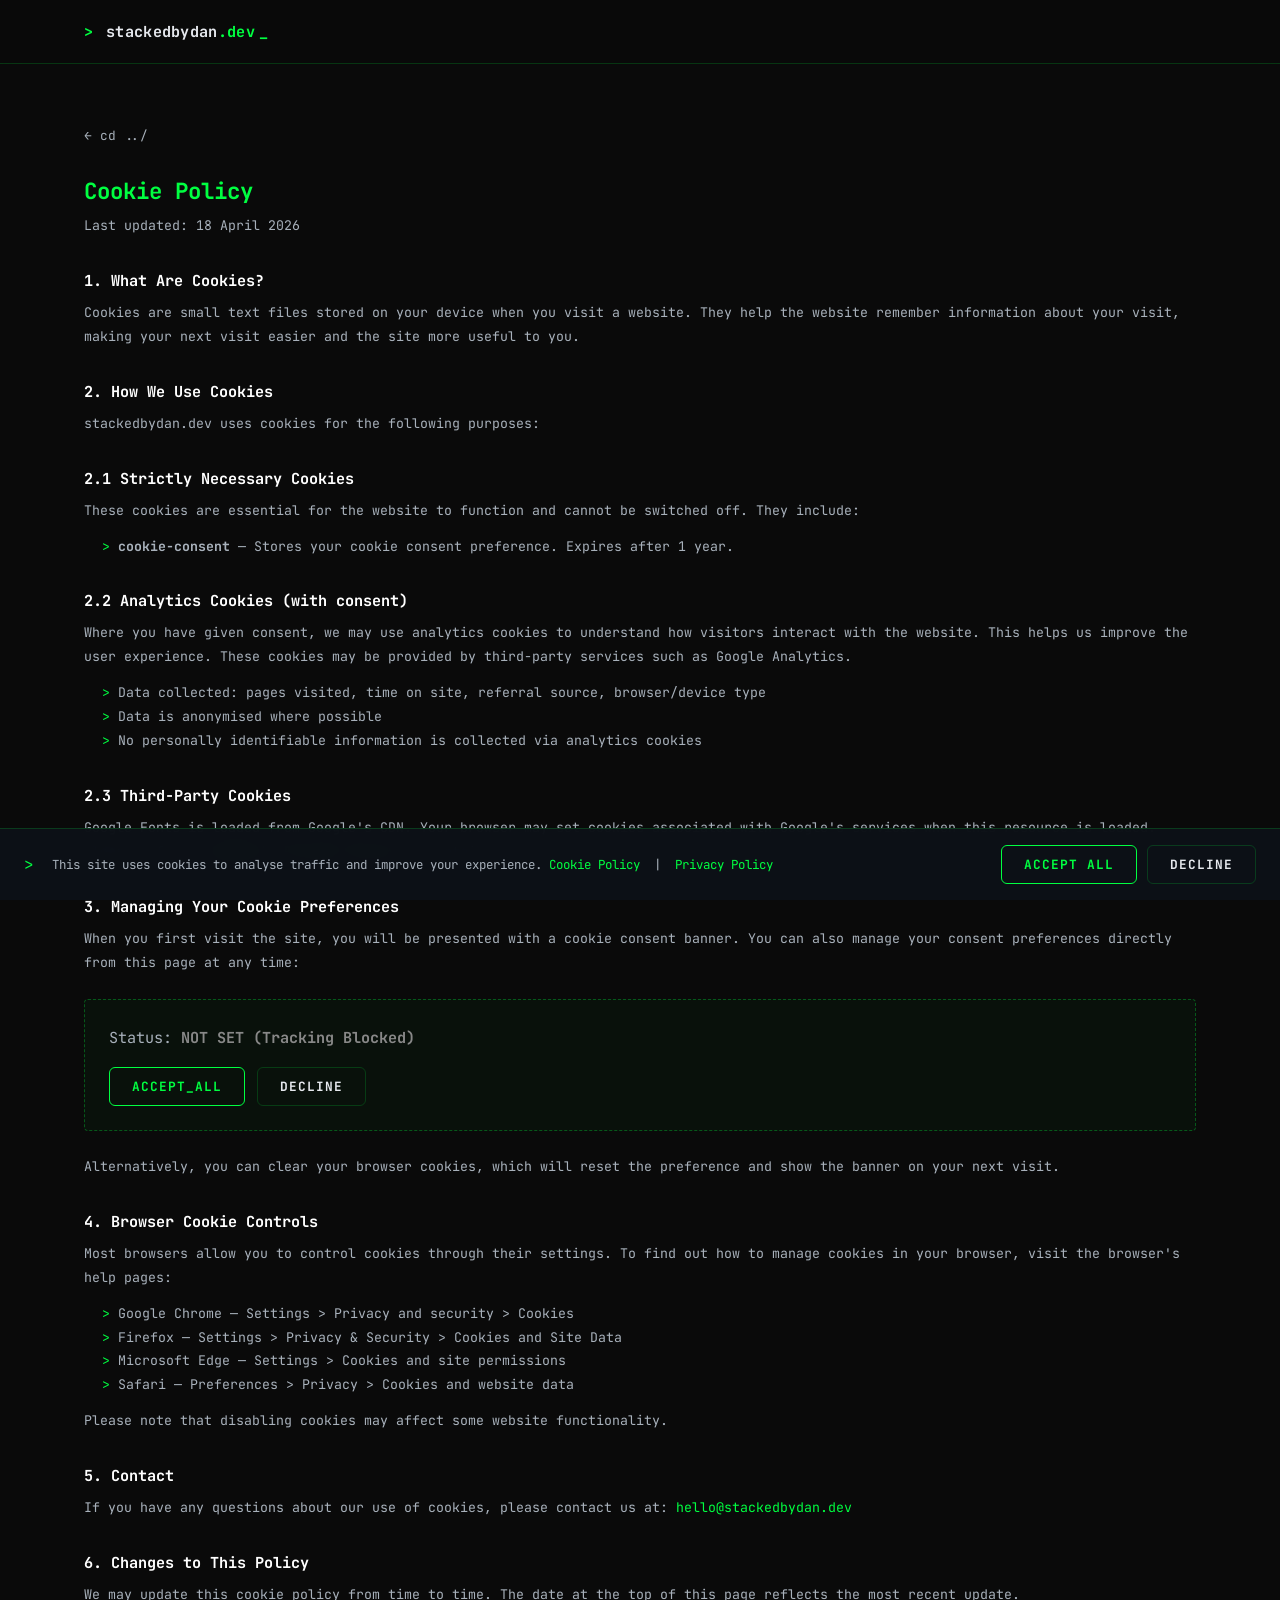
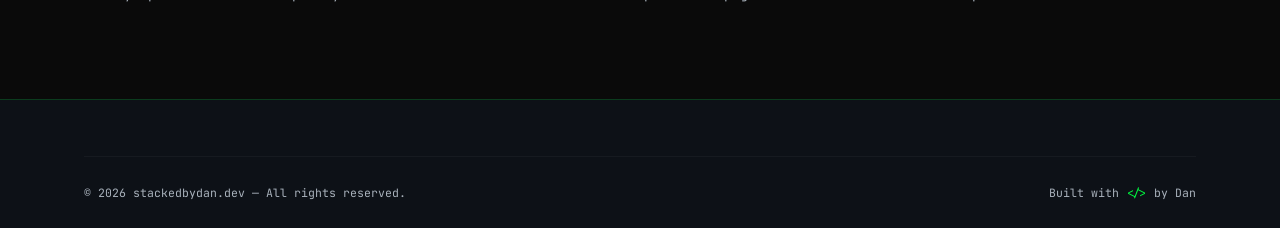
<file: cookie-policy.html>
<!DOCTYPE html>
<html lang="en-GB">
<head>
  <meta charset="UTF-8" />
  <meta name="viewport" content="width=device-width, initial-scale=1.0" />
  <meta name="description" content="Cookie Policy for StackedByDan. Manage your tracking preferences and learn how we protect your privacy." />
  <meta name="robots" content="noindex, follow" />
  <link rel="canonical" href="https://stackedbydan.dev/cookie-policy" />

  <!-- Open Graph -->
  <meta property="og:title" content="Cookie Policy | StackedByDan" />
  <meta property="og:description" content="Cookie Policy for StackedByDan. Manage your tracking preferences and learn how we protect your privacy." />
  <meta property="og:url" content="https://stackedbydan.dev/cookie-policy" />
  <meta property="og:type" content="website" />
  <meta property="og:image" content="https://stackedbydan.dev/assets/og-image.png" />

  <!-- Twitter Card -->
  <meta name="twitter:card" content="summary_large_image" />
  <meta name="twitter:title" content="Cookie Policy | StackedByDan" />
  <meta name="twitter:description" content="Cookie Policy for StackedByDan. Manage your tracking preferences and learn how we protect your privacy." />
  <meta name="twitter:image" content="https://stackedbydan.dev/assets/og-image.png" />
  <title>Cookie Policy | StackedByDan</title>
  <link rel="icon"             type="image/svg+xml" href="favicon.svg" sizes="any" />
  <link rel="icon"             type="image/x-icon"  href="favicon.ico" />
  <link rel="apple-touch-icon" sizes="180x180"      href="apple-touch-icon.png" />
  <link rel="manifest"                              href="site.webmanifest" />
  <link rel="preconnect" href="https://fonts.googleapis.com" />
  <link rel="preconnect" href="https://fonts.gstatic.com" crossorigin />
  <link href="https://fonts.googleapis.com/css2?family=Inter:wght@400..600&family=JetBrains+Mono:wght@400;600;700&display=swap" rel="stylesheet" />
  <link rel="stylesheet" href="/css/style.css?v=20261106d" />
  <!-- Google tag (gtag.js) -->
  <script async src="https://www.googletagmanager.com/gtag/js?id=G-F1EDPQS4Q8"></script>
  <script>
    window.dataLayer = window.dataLayer || [];
    function gtag(){dataLayer.push(arguments);}
    
    // Set default consent dynamically based on local storage
    const consent = localStorage.getItem('cookie-consent') === 'accepted' ? 'granted' : 'denied';
    gtag('consent', 'default', {
      'analytics_storage': consent,
      'ad_storage': consent
    });

    gtag('js', new Date());
    gtag('config', 'G-F1EDPQS4Q8');
  </script>
  <noscript><style>.reveal{opacity:1!important;transform:none!important}</style></noscript>
</head>
<body>

  <nav id="navbar" aria-label="Main navigation">
    <div class="nav-container">
      <a href="/" class="nav-logo">
        <span class="prompt" aria-hidden="true">&gt;&nbsp;</span>
        <span class="logo-text">stackedbydan<span class="accent">.dev</span></span>
        <span class="cursor-blink" aria-hidden="true">_</span>
      </a>
    </div>
  </nav>

  <main class="legal-page">
    <div class="container">
      <a href="/" class="legal-back">&larr; cd ../</a>
      <h1>Cookie Policy</h1>
      <p class="legal-meta">Last updated: 18 April 2026</p>

      <h2>1. What Are Cookies?</h2>
      <p>Cookies are small text files stored on your device when you visit a website. They help the website remember information about your visit, making your next visit easier and the site more useful to you.</p>

      <h2>2. How We Use Cookies</h2>
      <p>stackedbydan.dev uses cookies for the following purposes:</p>

      <h2>2.1 Strictly Necessary Cookies</h2>
      <p>These cookies are essential for the website to function and cannot be switched off. They include:</p>
      <ul>
        <li><strong>cookie-consent</strong> — Stores your cookie consent preference. Expires after 1 year.</li>
      </ul>

      <h2>2.2 Analytics Cookies (with consent)</h2>
      <p>Where you have given consent, we may use analytics cookies to understand how visitors interact with the website. This helps us improve the user experience. These cookies may be provided by third-party services such as Google Analytics.</p>
      <ul>
        <li>Data collected: pages visited, time on site, referral source, browser/device type</li>
        <li>Data is anonymised where possible</li>
        <li>No personally identifiable information is collected via analytics cookies</li>
      </ul>

      <h2>2.3 Third-Party Cookies</h2>
      <p>Google Fonts is loaded from Google's CDN. Your browser may set cookies associated with Google's services when this resource is loaded. Please refer to <a href="https://policies.google.com/privacy" target="_blank" rel="noopener noreferrer">Google's Privacy Policy</a> for details.</p>

      <h2>3. Managing Your Cookie Preferences</h2>
      <p>When you first visit the site, you will be presented with a cookie consent banner. You can also manage your consent preferences directly from this page at any time:</p>
      
      <div class="cookie-manage-card" style="background: rgba(0, 255, 65, 0.03); border: 1px dashed rgba(0, 255, 65, 0.3); padding: 1.5rem; margin: 1.5rem 0; border-radius: 4px;">
        <p style="margin-top: 0; font-family: 'JetBrains Mono', monospace; font-size: 0.95rem;">
          Status: <span id="consent-status" style="font-weight: 700;">checking...</span>
        </p>
        <div style="display: flex; gap: 0.75rem; margin-top: 1rem;">
          <button id="opt-in-btn" class="btn btn-primary">ACCEPT_ALL</button>
          <button id="opt-out-btn" class="btn btn-ghost">DECLINE</button>
        </div>
      </div>

      <p>Alternatively, you can clear your browser cookies, which will reset the preference and show the banner on your next visit.</p>

      <h2>4. Browser Cookie Controls</h2>
      <p>Most browsers allow you to control cookies through their settings. To find out how to manage cookies in your browser, visit the browser's help pages:</p>
      <ul>
        <li>Google Chrome — Settings &gt; Privacy and security &gt; Cookies</li>
        <li>Firefox — Settings &gt; Privacy &amp; Security &gt; Cookies and Site Data</li>
        <li>Microsoft Edge — Settings &gt; Cookies and site permissions</li>
        <li>Safari — Preferences &gt; Privacy &gt; Cookies and website data</li>
      </ul>
      <p>Please note that disabling cookies may affect some website functionality.</p>

      <h2>5. Contact</h2>
      <p>If you have any questions about our use of cookies, please contact us at: <a href="mailto:hello@stackedbydan.dev">hello@stackedbydan.dev</a></p>

      <h2>6. Changes to This Policy</h2>
      <p>We may update this cookie policy from time to time. The date at the top of this page reflects the most recent update.</p>
    </div>
  </main>

  <footer>
    <div class="container">
      <div class="footer-bottom">
        <p>&copy; <span id="year"></span> stackedbydan.dev — All rights reserved.</p>
        <p class="footer-code">Built with <span class="accent">&lt;/&gt;</span> by Dan</p>
      </div>
    </div>
  </footer>

  <script src="/js/main.js?v=20261106e"></script>
  <script>
    // Cookie consent interactive management
    (function() {
      const consentStatus = document.getElementById('consent-status');
      const optInBtn = document.getElementById('opt-in-btn');
      const optOutBtn = document.getElementById('opt-out-btn');

      if (!consentStatus || !optInBtn || !optOutBtn) return;

      function updateUI() {
        const stored = localStorage.getItem('cookie-consent');
        if (stored === 'accepted') {
          consentStatus.textContent = 'ACCEPTED (Tracking Active)';
          consentStatus.style.color = 'var(--green)';
          optInBtn.disabled = true;
          optInBtn.style.opacity = '0.5';
          optInBtn.style.cursor = 'default';
          optOutBtn.disabled = false;
          optOutBtn.style.opacity = '1';
          optOutBtn.style.cursor = 'pointer';
        } else if (stored === 'declined') {
          consentStatus.textContent = 'DECLINED (Tracking Blocked)';
          consentStatus.style.color = '#ff3333';
          optInBtn.disabled = false;
          optInBtn.style.opacity = '1';
          optInBtn.style.cursor = 'pointer';
          optOutBtn.disabled = true;
          optOutBtn.style.opacity = '0.5';
          optOutBtn.style.cursor = 'default';
        } else {
          consentStatus.textContent = 'NOT SET (Tracking Blocked)';
          consentStatus.style.color = '#888888';
          optInBtn.disabled = false;
          optInBtn.style.opacity = '1';
          optInBtn.style.cursor = 'pointer';
          optOutBtn.disabled = false;
          optOutBtn.style.opacity = '1';
          optOutBtn.style.cursor = 'pointer';
        }
      }

      function setConsent(val) {
        localStorage.setItem('cookie-consent', val);
        updateUI();
        if (typeof gtag === 'function') {
          gtag('consent', 'update', {
            'analytics_storage': val === 'accepted' ? 'granted' : 'denied'
          });
        }
      }

      optInBtn.addEventListener('click', () => setConsent('accepted'));
      optOutBtn.addEventListener('click', () => setConsent('declined'));

      // If they click the banner's buttons, update the status card UI on this page
      document.getElementById('accept-cookies')?.addEventListener('click', () => setTimeout(updateUI, 50));
      document.getElementById('decline-cookies')?.addEventListener('click', () => setTimeout(updateUI, 50));

      updateUI();
    })();
  </script>
</body>
</html>
</file>
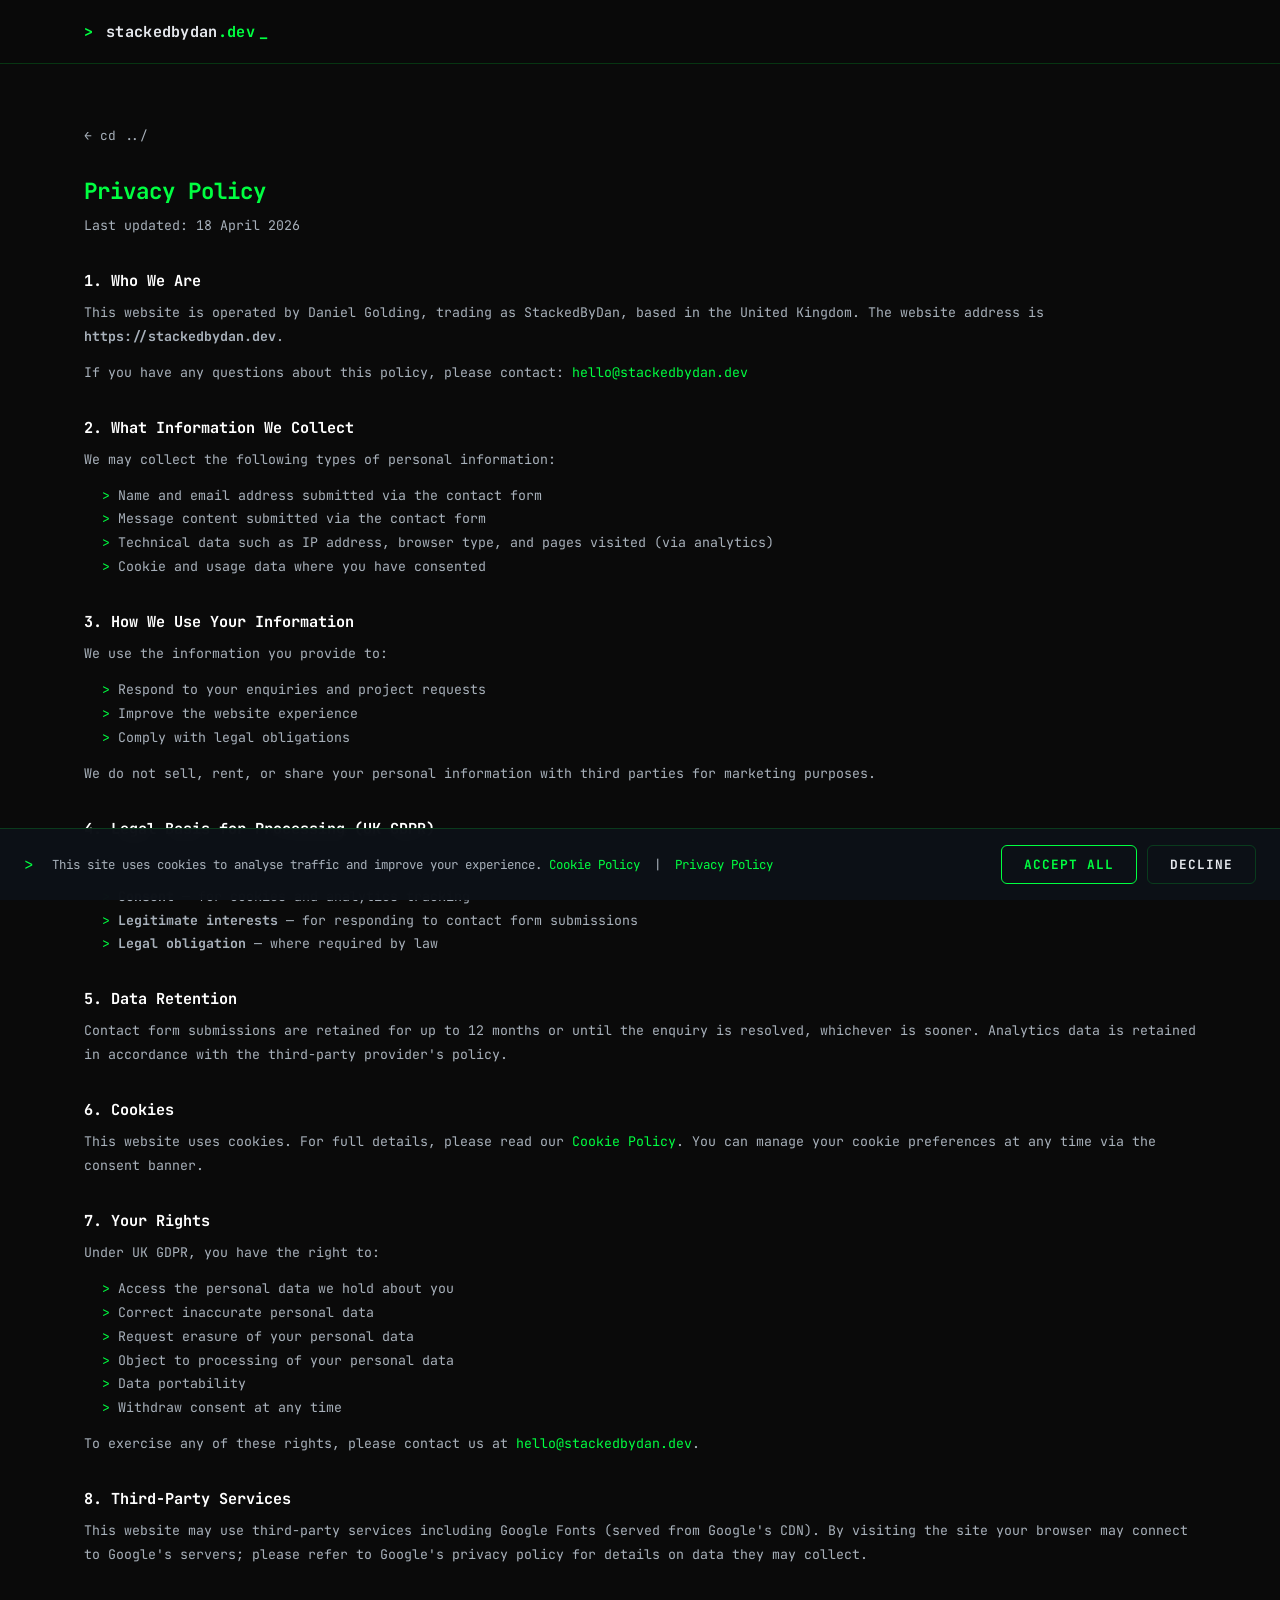
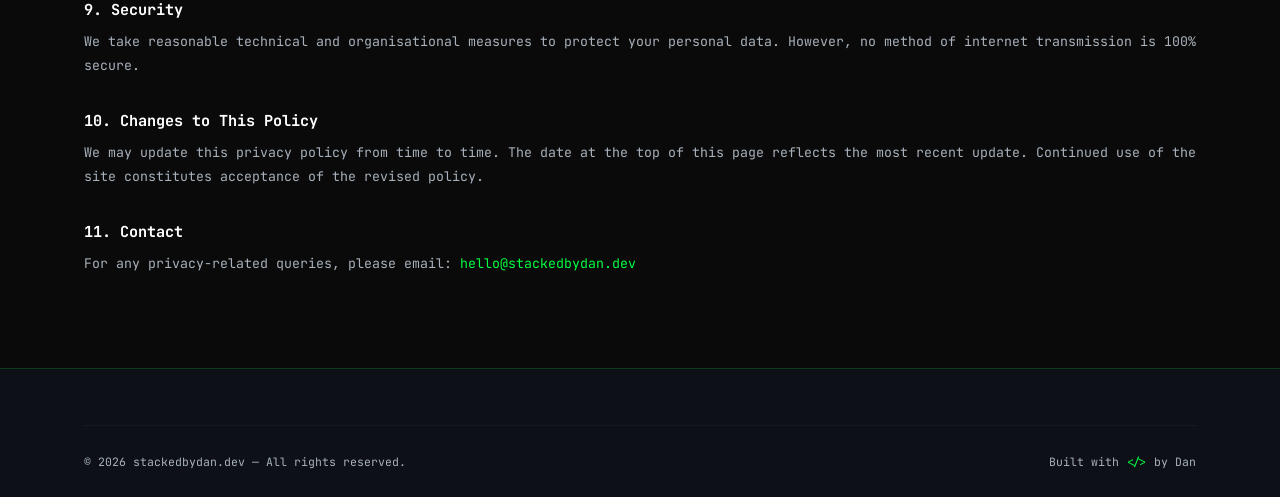
<file: privacy-policy.html>
<!DOCTYPE html>
<html lang="en-GB">
<head>
  <meta charset="UTF-8" />
  <meta name="viewport" content="width=device-width, initial-scale=1.0" />
  <meta name="description" content="Privacy Policy for StackedByDan. Transparency and security details for our custom web development services." />
  <meta name="robots" content="noindex, follow" />
  <link rel="canonical" href="https://stackedbydan.dev/privacy-policy" />

  <!-- Open Graph -->
  <meta property="og:title" content="Privacy Policy | StackedByDan" />
  <meta property="og:description" content="Privacy Policy for StackedByDan. Transparency and security details for our custom web development services." />
  <meta property="og:url" content="https://stackedbydan.dev/privacy-policy" />
  <meta property="og:type" content="website" />
  <meta property="og:image" content="https://stackedbydan.dev/assets/og-image.png" />

  <!-- Twitter Card -->
  <meta name="twitter:card" content="summary_large_image" />
  <meta name="twitter:title" content="Privacy Policy | StackedByDan" />
  <meta name="twitter:description" content="Privacy Policy for StackedByDan. Transparency and security details for our custom web development services." />
  <meta name="twitter:image" content="https://stackedbydan.dev/assets/og-image.png" />
  <title>Privacy Policy | StackedByDan</title>
  <link rel="icon"             type="image/svg+xml" href="favicon.svg" sizes="any" />
  <link rel="icon"             type="image/x-icon"  href="favicon.ico" />
  <link rel="apple-touch-icon" sizes="180x180"      href="apple-touch-icon.png" />
  <link rel="manifest"                              href="site.webmanifest" />
  <link rel="preconnect" href="https://fonts.googleapis.com" />
  <link rel="preconnect" href="https://fonts.gstatic.com" crossorigin />
  <link href="https://fonts.googleapis.com/css2?family=Inter:wght@400..600&family=JetBrains+Mono:wght@400;600;700&display=swap" rel="stylesheet" />
  <link rel="stylesheet" href="/css/style.css?v=20261106d" />
  <!-- Google tag (gtag.js) -->
  <script async src="https://www.googletagmanager.com/gtag/js?id=G-F1EDPQS4Q8"></script>
  <script>
    window.dataLayer = window.dataLayer || [];
    function gtag(){dataLayer.push(arguments);}
    
    // Set default consent dynamically based on local storage
    const consent = localStorage.getItem('cookie-consent') === 'accepted' ? 'granted' : 'denied';
    gtag('consent', 'default', {
      'analytics_storage': consent,
      'ad_storage': consent
    });

    gtag('js', new Date());
    gtag('config', 'G-F1EDPQS4Q8');
  </script>
  <noscript><style>.reveal{opacity:1!important;transform:none!important}</style></noscript>
</head>
<body>

  <nav id="navbar" aria-label="Main navigation">
    <div class="nav-container">
      <a href="/" class="nav-logo">
        <span class="prompt" aria-hidden="true">&gt;&nbsp;</span>
        <span class="logo-text">stackedbydan<span class="accent">.dev</span></span>
        <span class="cursor-blink" aria-hidden="true">_</span>
      </a>
    </div>
  </nav>

  <main class="legal-page">
    <div class="container">
      <a href="/" class="legal-back">&larr; cd ../</a>
      <h1>Privacy Policy</h1>
      <p class="legal-meta">Last updated: 18 April 2026</p>

      <h2>1. Who We Are</h2>
      <p>This website is operated by Daniel Golding, trading as StackedByDan, based in the United Kingdom. The website address is <strong>https://stackedbydan.dev</strong>.</p>
      <p>If you have any questions about this policy, please contact: <a href="mailto:hello@stackedbydan.dev">hello@stackedbydan.dev</a></p>

      <h2>2. What Information We Collect</h2>
      <p>We may collect the following types of personal information:</p>
      <ul>
        <li>Name and email address submitted via the contact form</li>
        <li>Message content submitted via the contact form</li>
        <li>Technical data such as IP address, browser type, and pages visited (via analytics)</li>
        <li>Cookie and usage data where you have consented</li>
      </ul>

      <h2>3. How We Use Your Information</h2>
      <p>We use the information you provide to:</p>
      <ul>
        <li>Respond to your enquiries and project requests</li>
        <li>Improve the website experience</li>
        <li>Comply with legal obligations</li>
      </ul>
      <p>We do not sell, rent, or share your personal information with third parties for marketing purposes.</p>

      <h2>4. Legal Basis for Processing (UK GDPR)</h2>
      <p>We process personal data under the following lawful bases:</p>
      <ul>
        <li><strong>Consent</strong> — for cookies and analytics tracking</li>
        <li><strong>Legitimate interests</strong> — for responding to contact form submissions</li>
        <li><strong>Legal obligation</strong> — where required by law</li>
      </ul>

      <h2>5. Data Retention</h2>
      <p>Contact form submissions are retained for up to 12 months or until the enquiry is resolved, whichever is sooner. Analytics data is retained in accordance with the third-party provider's policy.</p>

      <h2>6. Cookies</h2>
      <p>This website uses cookies. For full details, please read our <a href="/cookie-policy">Cookie Policy</a>. You can manage your cookie preferences at any time via the consent banner.</p>

      <h2>7. Your Rights</h2>
      <p>Under UK GDPR, you have the right to:</p>
      <ul>
        <li>Access the personal data we hold about you</li>
        <li>Correct inaccurate personal data</li>
        <li>Request erasure of your personal data</li>
        <li>Object to processing of your personal data</li>
        <li>Data portability</li>
        <li>Withdraw consent at any time</li>
      </ul>
      <p>To exercise any of these rights, please contact us at <a href="mailto:hello@stackedbydan.dev">hello@stackedbydan.dev</a>.</p>

      <h2>8. Third-Party Services</h2>
      <p>This website may use third-party services including Google Fonts (served from Google's CDN). By visiting the site your browser may connect to Google's servers; please refer to Google's privacy policy for details on data they may collect.</p>

      <h2>9. Security</h2>
      <p>We take reasonable technical and organisational measures to protect your personal data. However, no method of internet transmission is 100% secure.</p>

      <h2>10. Changes to This Policy</h2>
      <p>We may update this privacy policy from time to time. The date at the top of this page reflects the most recent update. Continued use of the site constitutes acceptance of the revised policy.</p>

      <h2>11. Contact</h2>
      <p>For any privacy-related queries, please email: <a href="mailto:hello@stackedbydan.dev">hello@stackedbydan.dev</a></p>
    </div>
  </main>

  <footer>
    <div class="container">
      <div class="footer-bottom">
        <p>&copy; <span id="year"></span> stackedbydan.dev — All rights reserved.</p>
        <p class="footer-code">Built with <span class="accent">&lt;/&gt;</span> by Dan</p>
      </div>
    </div>
  </footer>

  <script src="/js/main.js?v=20261106e"></script>
</body>
</html>
</file>
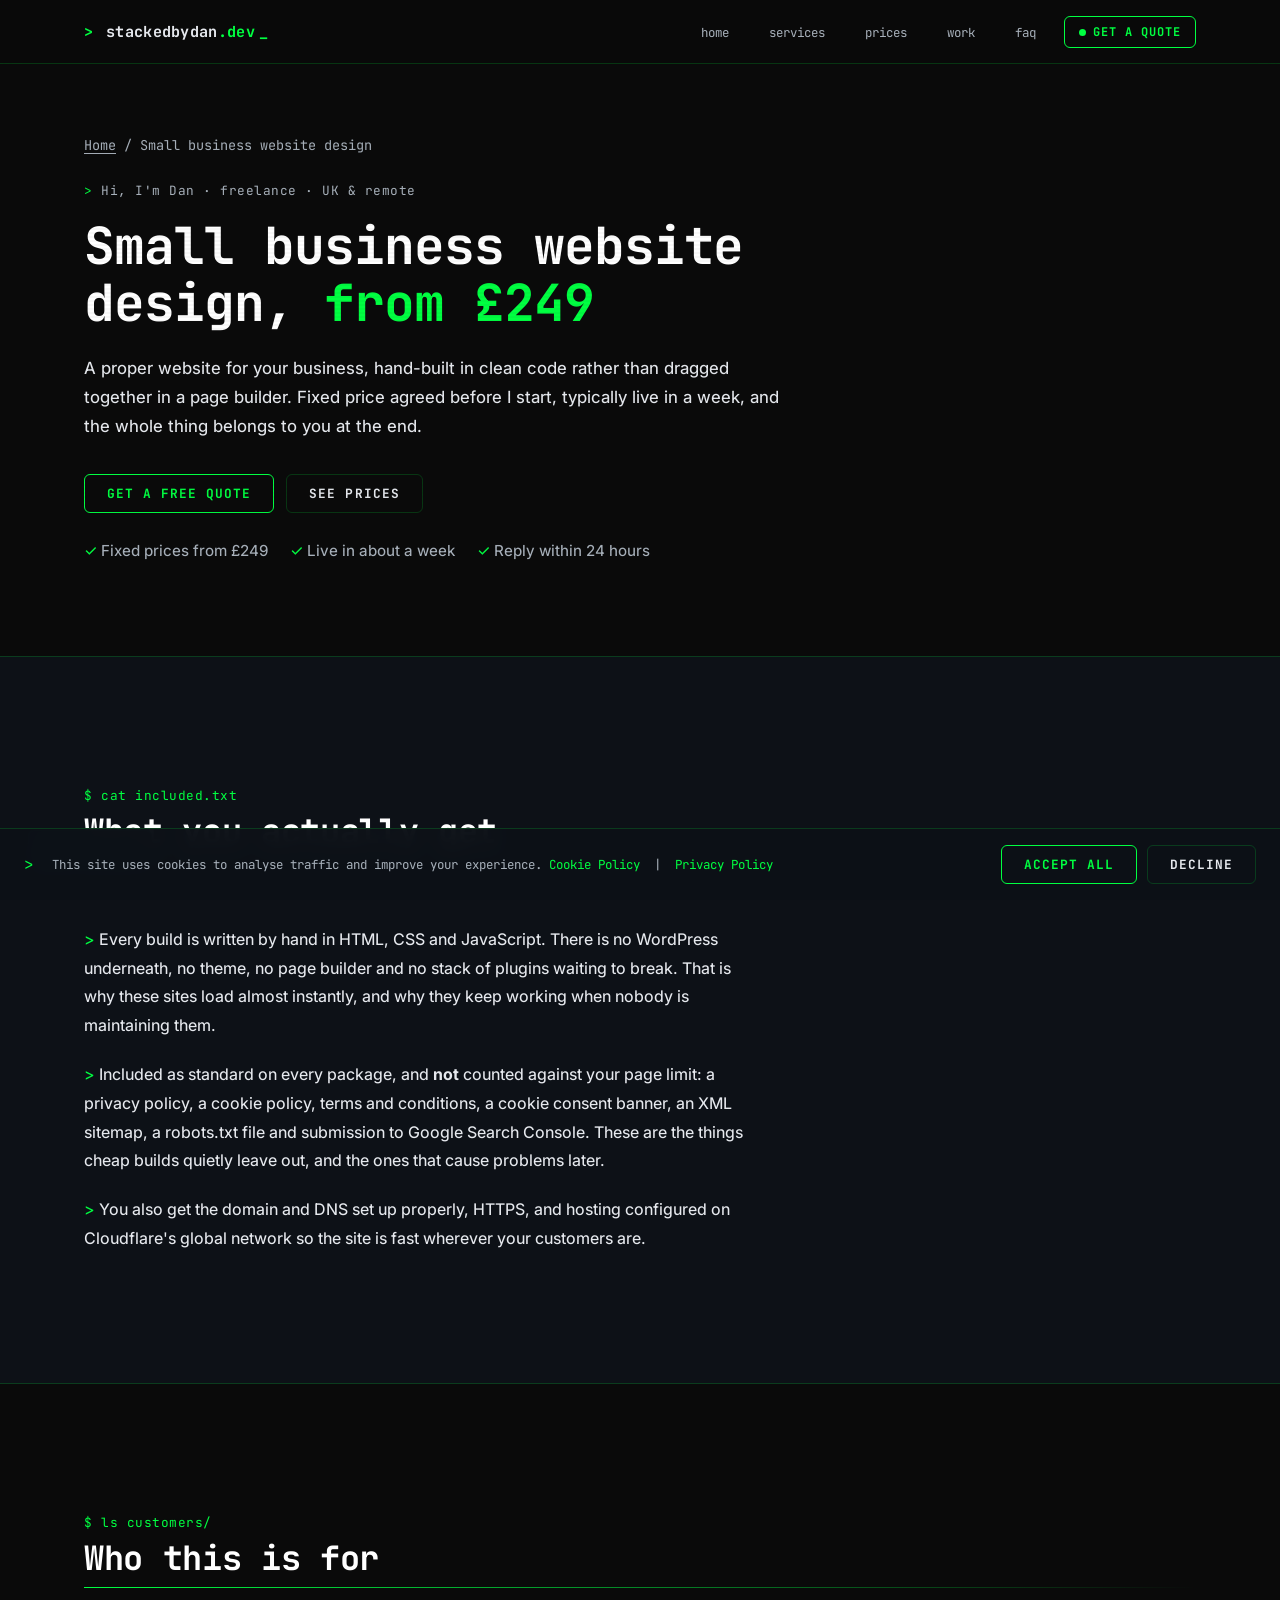
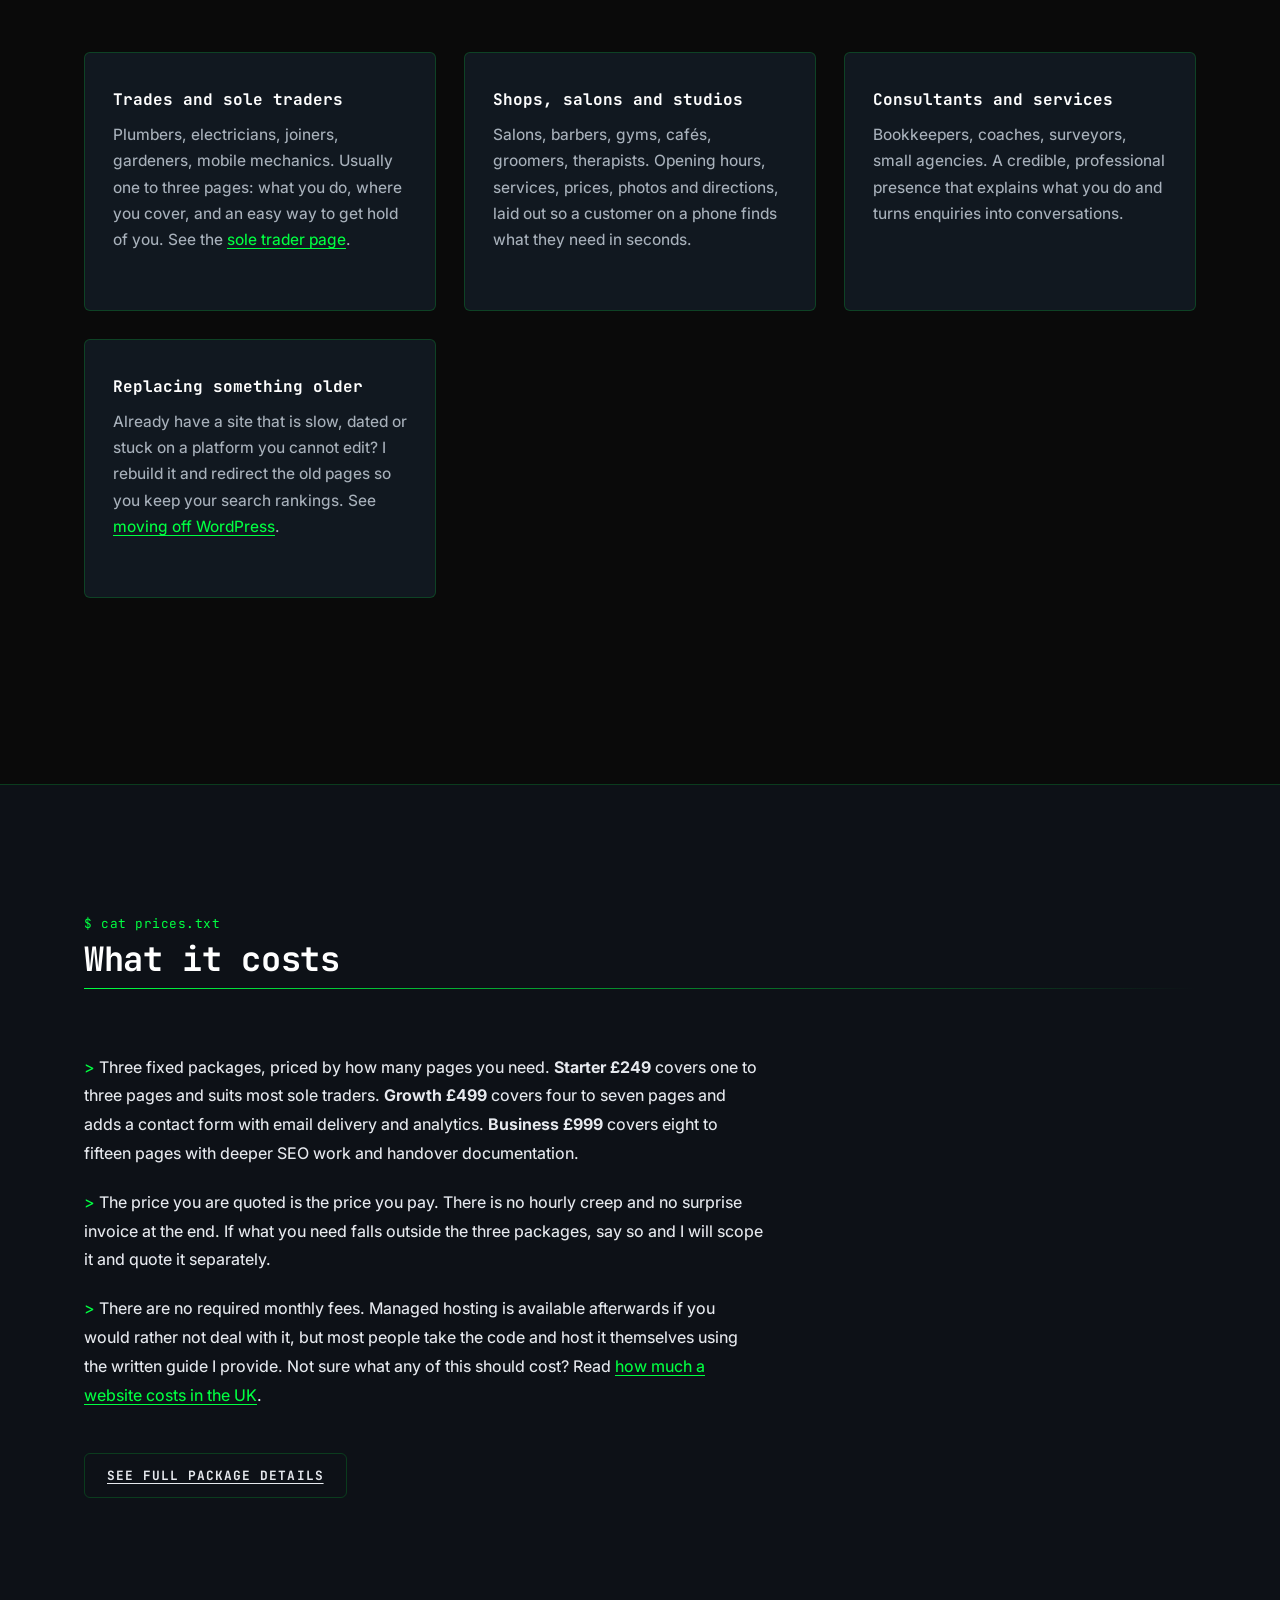
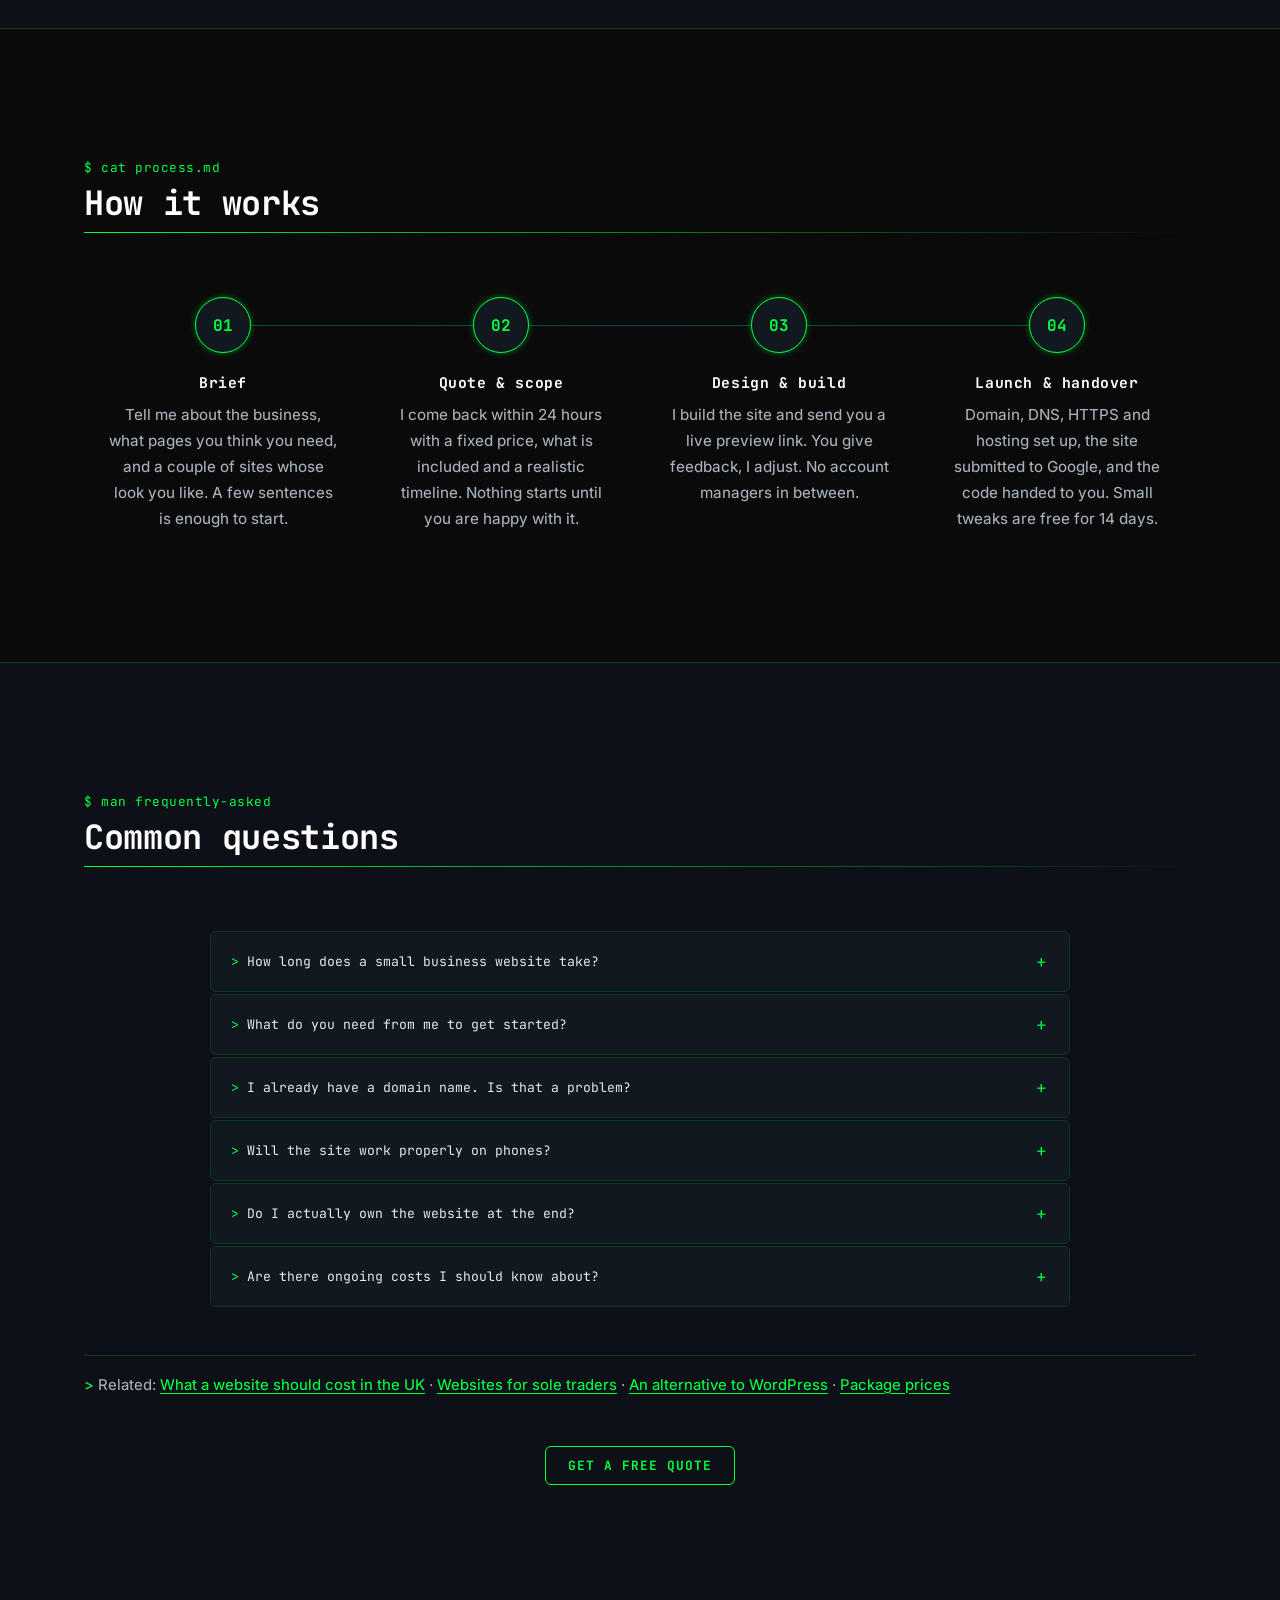
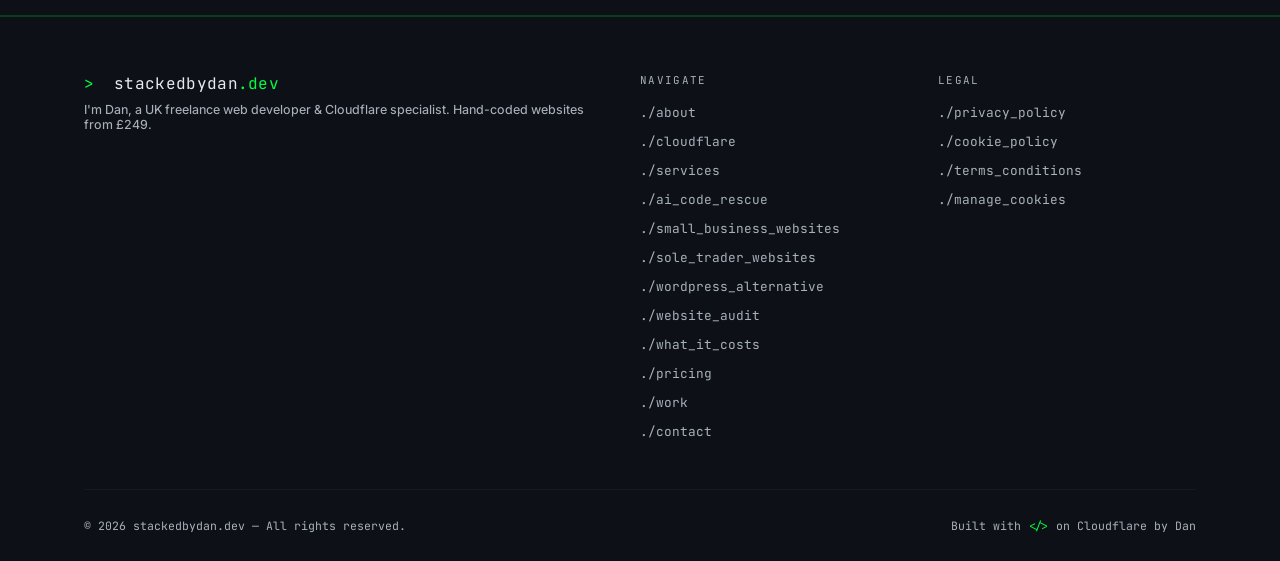
<file: small-business-website-design.html>
<!DOCTYPE html>
<html lang="en-GB">
<head>
  <meta charset="UTF-8" />
  <meta name="viewport" content="width=device-width, initial-scale=1.0" />

  <title>Small Business Website Design UK | From £249 | StackedByDan</title>
  <meta name="description" content="Hand-coded small business websites from £249. Fast, mobile-ready and built to be found on Google. Fixed price, you own the code, no monthly lock-in. Quote in 24 hours." />
  <meta name="author" content="Daniel Golding" />
  <meta name="robots" content="index, follow, max-snippet:-1, max-image-preview:large" />
  <meta name="theme-color" content="#0a0a0a" />
  <link rel="canonical" href="https://stackedbydan.dev/small-business-website-design" />

  <meta property="og:type"        content="website" />
  <meta property="og:url"         content="https://stackedbydan.dev/small-business-website-design" />
  <meta property="og:site_name"   content="StackedByDan" />
  <meta property="og:locale"      content="en_GB" />
  <meta property="og:title"       content="Small Business Website Design UK | From £249 | StackedByDan" />
  <meta property="og:description" content="Hand-coded small business websites from £249. Fast, mobile-ready and built to be found on Google. Fixed price, you own the code, no monthly lock-in. Quote in 24 hours." />
  <meta property="og:image"       content="https://stackedbydan.dev/assets/og-image.png" />
  <meta property="og:image:width"  content="1200" />
  <meta property="og:image:height" content="630" />
  <meta name="twitter:card"        content="summary_large_image" />
  <meta name="twitter:title"       content="Small Business Website Design UK | From £249 | StackedByDan" />
  <meta name="twitter:description" content="Hand-coded small business websites from £249. Fast, mobile-ready and built to be found on Google. Fixed price, you own the code, no monthly lock-in. Quote in 24 hours." />
  <meta name="twitter:image"       content="https://stackedbydan.dev/assets/og-image.png" />

  <link rel="icon"             type="image/svg+xml" href="/favicon.svg" sizes="any" />
  <link rel="icon"             type="image/png"     href="/favicon-96x96.png" sizes="96x96" />
  <link rel="apple-touch-icon" sizes="180x180"      href="/apple-touch-icon.png" />
  <link rel="manifest"                              href="/site.webmanifest" />

  <script type="application/ld+json">
  {
    "@context": "https://schema.org",
    "@graph": [
      {
        "@type": "Service",
        "@id": "https://stackedbydan.dev/small-business-website-design#service",
        "name": "Small business website design",
        "serviceType": "Website design and development for small businesses",
        "url": "https://stackedbydan.dev/small-business-website-design",
        "description": "Hand-coded websites for UK small businesses and sole traders. Fixed prices from £249, mobile-ready, SEO-ready, hosted on Cloudflare, with full code ownership and no required monthly fees.",
        "provider": {
          "@id": "https://stackedbydan.dev/#person"
        },
        "areaServed": [
          {
            "@type": "Country",
            "name": "United Kingdom"
          }
        ],
        "audience": {
          "@type": "BusinessAudience",
          "name": "UK small businesses and sole traders"
        }
      },
      {
        "@type": "BreadcrumbList",
        "@id": "https://stackedbydan.dev/small-business-website-design#breadcrumbs",
        "itemListElement": [
          {
            "@type": "ListItem",
            "position": 1,
            "name": "Home",
            "item": "https://stackedbydan.dev/"
          },
          {
            "@type": "ListItem",
            "position": 2,
            "name": "Small business website design",
            "item": "https://stackedbydan.dev/small-business-website-design"
          }
        ]
      },
      {
        "@type": "FAQPage",
        "@id": "https://stackedbydan.dev/small-business-website-design#faq",
        "mainEntity": [
          {
            "@type": "Question",
            "name": "How long does a small business website take?",
            "acceptedAnswer": {
              "@type": "Answer",
              "text": "A Starter site of one to three pages is typically live in five to seven days from the point I have your content. A Growth build of four to seven pages is usually around two weeks. Business-tier projects are quoted with their own timeline. The usual delay is waiting on text and photos, not the build itself."
            }
          },
          {
            "@type": "Question",
            "name": "What do you need from me to get started?",
            "acceptedAnswer": {
              "@type": "Answer",
              "text": "A short description of the business, the pages you think you need, any text and images you already have, and ideally a couple of websites whose style you like. If you have no copy written, tell me and I will help shape it rather than leaving you staring at a blank page."
            }
          },
          {
            "@type": "Question",
            "name": "I already have a domain name. Is that a problem?",
            "acceptedAnswer": {
              "@type": "Answer",
              "text": "No, that is the easy case. I point your existing domain at the new site and set up DNS, HTTPS and any email records so nothing breaks. If you do not have a domain yet, I will help you choose and register one in your own name."
            }
          },
          {
            "@type": "Question",
            "name": "Will the site work properly on phones?",
            "acceptedAnswer": {
              "@type": "Answer",
              "text": "Yes. Every build is designed for phones first, because that is where most small business traffic comes from, then checked on tablet and desktop. It is tested at real screen sizes before launch rather than assumed to work."
            }
          },
          {
            "@type": "Question",
            "name": "Do I actually own the website at the end?",
            "acceptedAnswer": {
              "@type": "Answer",
              "text": "Yes, outright. Once the project is paid for, every line of code is yours with no licensing and no lock-in. You can host it yourself, hand it to another developer, or ask me to manage it. That choice stays with you permanently."
            }
          },
          {
            "@type": "Question",
            "name": "Are there ongoing costs I should know about?",
            "acceptedAnswer": {
              "@type": "Answer",
              "text": "You will need a domain name, typically around £10 to £15 a year, and hosting, which on Cloudflare is usually free at small business traffic levels. My monthly support packages are optional extras, never a requirement, and you can take the code and walk away at any point."
            }
          }
        ]
      },
      {
        "@type": "WebPage",
        "@id": "https://stackedbydan.dev/small-business-website-design",
        "url": "https://stackedbydan.dev/small-business-website-design",
        "name": "Small Business Website Design UK | From £249 | StackedByDan",
        "description": "Hand-coded small business websites from £249. Fast, mobile-ready and built to be found on Google. Fixed price, you own the code, no monthly lock-in. Quote in 24 hours.",
        "isPartOf": {
          "@id": "https://stackedbydan.dev/#website"
        },
        "about": {
          "@id": "https://stackedbydan.dev/small-business-website-design#service"
        },
        "inLanguage": "en-GB"
      }
    ]
  }
  </script>

  <link rel="preconnect" href="https://fonts.googleapis.com" />
  <link rel="preconnect" href="https://fonts.gstatic.com" crossorigin />
  <link href="https://fonts.googleapis.com/css2?family=Inter:wght@400..600&family=JetBrains+Mono:wght@400;600;700&display=swap" rel="stylesheet" />
  <link rel="stylesheet" href="/css/style.css?v=20261106d" />
  <noscript><style>.reveal{opacity:1!important;transform:none!important}</style></noscript>
</head>
<body>

  <a href="#main-content" class="skip-link">Skip to main content</a>

  <nav id="navbar" aria-label="Main navigation">
    <div class="nav-container">
      <a href="/" class="nav-logo">
        <span class="prompt" aria-hidden="true">&gt;&nbsp;</span>
        <span class="logo-text">stackedbydan<span class="accent">.dev</span></span>
        <span class="cursor-blink" aria-hidden="true">_</span>
      </a>
      <button class="nav-toggle" id="nav-toggle" aria-label="Toggle navigation" aria-expanded="false" aria-controls="nav-links">
        <span></span><span></span><span></span>
      </button>
      <ul class="nav-links" id="nav-links">
        <li><a href="/"           class="nav-link"><span class="prompt" aria-hidden="true">~/</span>home</a></li>
        <li><a href="/#services"  class="nav-link"><span class="prompt" aria-hidden="true">~/</span>services</a></li>
        <li><a href="/#packages"  class="nav-link"><span class="prompt" aria-hidden="true">~/</span>prices</a></li>
        <li><a href="/#portfolio" class="nav-link"><span class="prompt" aria-hidden="true">~/</span>work</a></li>
        <li><a href="#page-faq"   class="nav-link"><span class="prompt" aria-hidden="true">~/</span>faq</a></li>
        <li><a href="/?project=website#contact" class="btn btn-primary nav-cta"><span class="pulse-dot" aria-hidden="true"></span>Get a quote</a></li>
      </ul>
    </div>
  </nav>

  <main id="main-content">

    <section id="hero" class="page-hero" aria-labelledby="hero-heading">
      <div class="container">
        <p class="breadcrumb"><a href="/">Home</a> <span aria-hidden="true">/</span> Small business website design</p>
        <p class="hero-eyebrow"><span class="prompt" aria-hidden="true">&gt;&nbsp;</span>Hi, I'm Dan &middot; freelance &middot; UK &amp; remote</p>
        <h1 id="hero-heading" class="hero-title">Small business website design, <span class="accent">from £249</span></h1>
        <p class="hero-sub">A proper website for your business, hand-built in clean code rather than dragged together in a page builder. Fixed price agreed before I start, typically live in a week, and the whole thing belongs to you at the end.</p>
        <div class="hero-cta">
          <a href="/?project=website#contact" class="btn btn-primary">Get a free quote</a>
          <a href="/#packages" class="btn btn-ghost">See prices</a>
        </div>
        <ul class="hero-proof">
          <li><span class="accent">&#10003;</span> Fixed prices from £249</li>
          <li><span class="accent">&#10003;</span> Live in about a week</li>
          <li><span class="accent">&#10003;</span> Reply within 24 hours</li>
        </ul>
      </div>
    </section>

    <section id="what-you-get" aria-labelledby="what-you-get-heading">
      <div class="container">
        <div class="section-header">
          <span class="section-cmd" aria-hidden="true">$ cat included.txt</span>
          <h2 class="section-title" id="what-you-get-heading">What you actually get</h2>
        </div>
<div class="about-text reveal">
<p><span class="accent">&gt;</span> Every build is written by hand in HTML, CSS and JavaScript. There is no WordPress underneath, no theme, no page builder and no stack of plugins waiting to break. That is why these sites load almost instantly, and why they keep working when nobody is maintaining them.</p>
<p><span class="accent">&gt;</span> Included as standard on every package, and <strong>not</strong> counted against your page limit: a privacy policy, a cookie policy, terms and conditions, a cookie consent banner, an XML sitemap, a robots.txt file and submission to Google Search Console. These are the things cheap builds quietly leave out, and the ones that cause problems later.</p>
<p><span class="accent">&gt;</span> You also get the domain and DNS set up properly, HTTPS, and hosting configured on Cloudflare's global network so the site is fast wherever your customers are.</p>
</div>
      </div>
    </section>

    <section id="who-for" aria-labelledby="who-for-heading">
      <div class="container">
        <div class="section-header">
          <span class="section-cmd" aria-hidden="true">$ ls customers/</span>
          <h2 class="section-title" id="who-for-heading">Who this is for</h2>
        </div>
<div class="services-grid">
  <div class="service-card reveal"><h3 class="service-title">Trades and sole traders</h3><p class="service-desc">Plumbers, electricians, joiners, gardeners, mobile mechanics. Usually one to three pages: what you do, where you cover, and an easy way to get hold of you. See the <a href="/sole-trader-website">sole trader page</a>.</p></div>
  <div class="service-card reveal"><h3 class="service-title">Shops, salons and studios</h3><p class="service-desc">Salons, barbers, gyms, cafés, groomers, therapists. Opening hours, services, prices, photos and directions, laid out so a customer on a phone finds what they need in seconds.</p></div>
  <div class="service-card reveal"><h3 class="service-title">Consultants and services</h3><p class="service-desc">Bookkeepers, coaches, surveyors, small agencies. A credible, professional presence that explains what you do and turns enquiries into conversations.</p></div>
  <div class="service-card reveal"><h3 class="service-title">Replacing something older</h3><p class="service-desc">Already have a site that is slow, dated or stuck on a platform you cannot edit? I rebuild it and redirect the old pages so you keep your search rankings. See <a href="/wordpress-alternative">moving off WordPress</a>.</p></div>
</div>
      </div>
    </section>

    <section id="prices" aria-labelledby="prices-heading">
      <div class="container">
        <div class="section-header">
          <span class="section-cmd" aria-hidden="true">$ cat prices.txt</span>
          <h2 class="section-title" id="prices-heading">What it costs</h2>
        </div>
<div class="about-text reveal">
<p><span class="accent">&gt;</span> Three fixed packages, priced by how many pages you need. <strong>Starter £249</strong> covers one to three pages and suits most sole traders. <strong>Growth £499</strong> covers four to seven pages and adds a contact form with email delivery and analytics. <strong>Business £999</strong> covers eight to fifteen pages with deeper SEO work and handover documentation.</p>
<p><span class="accent">&gt;</span> The price you are quoted is the price you pay. There is no hourly creep and no surprise invoice at the end. If what you need falls outside the three packages, say so and I will scope it and quote it separately.</p>
<p><span class="accent">&gt;</span> There are no required monthly fees. Managed hosting is available afterwards if you would rather not deal with it, but most people take the code and host it themselves using the written guide I provide. Not sure what any of this should cost? Read <a href="/website-cost-uk">how much a website costs in the UK</a>.</p>
<div class="hero-cta" style="margin-top:24px"><a href="/#packages" class="btn btn-ghost">See full package details</a></div>
</div>
      </div>
    </section>

    <section id="how" aria-labelledby="how-heading">
      <div class="container">
        <div class="section-header">
          <span class="section-cmd" aria-hidden="true">$ cat process.md</span>
          <h2 class="section-title" id="how-heading">How it works</h2>
        </div>
<div class="process-grid">
  <div class="process-step reveal"><span class="step-number">01</span><h3 class="step-title">Brief</h3><p class="step-desc">Tell me about the business, what pages you think you need, and a couple of sites whose look you like. A few sentences is enough to start.</p></div>
  <div class="process-step reveal"><span class="step-number">02</span><h3 class="step-title">Quote &amp; scope</h3><p class="step-desc">I come back within 24 hours with a fixed price, what is included and a realistic timeline. Nothing starts until you are happy with it.</p></div>
  <div class="process-step reveal"><span class="step-number">03</span><h3 class="step-title">Design &amp; build</h3><p class="step-desc">I build the site and send you a live preview link. You give feedback, I adjust. No account managers in between.</p></div>
  <div class="process-step reveal"><span class="step-number">04</span><h3 class="step-title">Launch &amp; handover</h3><p class="step-desc">Domain, DNS, HTTPS and hosting set up, the site submitted to Google, and the code handed to you. Small tweaks are free for 14 days.</p></div>
</div>
      </div>
    </section>

    <section id="page-faq" aria-labelledby="page-faq-heading">
      <div class="container">
        <div class="section-header">
          <span class="section-cmd" aria-hidden="true">$ man frequently-asked</span>
          <h2 class="section-title" id="page-faq-heading">Common questions</h2>
        </div>
        <div class="faq-list">
          <div class="faq-item reveal">
            <h3><button class="faq-question" aria-expanded="false"><span class="prompt" aria-hidden="true">&gt;&nbsp;</span>How long does a small business website take?<span class="faq-icon" aria-hidden="true">+</span></button></h3>
            <div class="faq-answer"><p>A Starter site of one to three pages is typically live in five to seven days from the point I have your content. A Growth build of four to seven pages is usually around two weeks. Business-tier projects are quoted with their own timeline. The usual delay is waiting on text and photos, not the build itself.</p></div>
          </div>
          <div class="faq-item reveal">
            <h3><button class="faq-question" aria-expanded="false"><span class="prompt" aria-hidden="true">&gt;&nbsp;</span>What do you need from me to get started?<span class="faq-icon" aria-hidden="true">+</span></button></h3>
            <div class="faq-answer"><p>A short description of the business, the pages you think you need, any text and images you already have, and ideally a couple of websites whose style you like. If you have no copy written, tell me and I will help shape it rather than leaving you staring at a blank page.</p></div>
          </div>
          <div class="faq-item reveal">
            <h3><button class="faq-question" aria-expanded="false"><span class="prompt" aria-hidden="true">&gt;&nbsp;</span>I already have a domain name. Is that a problem?<span class="faq-icon" aria-hidden="true">+</span></button></h3>
            <div class="faq-answer"><p>No, that is the easy case. I point your existing domain at the new site and set up DNS, HTTPS and any email records so nothing breaks. If you do not have a domain yet, I will help you choose and register one in your own name.</p></div>
          </div>
          <div class="faq-item reveal">
            <h3><button class="faq-question" aria-expanded="false"><span class="prompt" aria-hidden="true">&gt;&nbsp;</span>Will the site work properly on phones?<span class="faq-icon" aria-hidden="true">+</span></button></h3>
            <div class="faq-answer"><p>Yes. Every build is designed for phones first, because that is where most small business traffic comes from, then checked on tablet and desktop. It is tested at real screen sizes before launch rather than assumed to work.</p></div>
          </div>
          <div class="faq-item reveal">
            <h3><button class="faq-question" aria-expanded="false"><span class="prompt" aria-hidden="true">&gt;&nbsp;</span>Do I actually own the website at the end?<span class="faq-icon" aria-hidden="true">+</span></button></h3>
            <div class="faq-answer"><p>Yes, outright. Once the project is paid for, every line of code is yours with no licensing and no lock-in. You can host it yourself, hand it to another developer, or ask me to manage it. That choice stays with you permanently.</p></div>
          </div>
          <div class="faq-item reveal">
            <h3><button class="faq-question" aria-expanded="false"><span class="prompt" aria-hidden="true">&gt;&nbsp;</span>Are there ongoing costs I should know about?<span class="faq-icon" aria-hidden="true">+</span></button></h3>
            <div class="faq-answer"><p>You will need a domain name, typically around £10 to £15 a year, and hosting, which on Cloudflare is usually free at small business traffic levels. My monthly support packages are optional extras, never a requirement, and you can take the code and walk away at any point.</p></div>
          </div>
        </div>

        <p class="portfolio-note reveal" style="margin-top:48px">
          <span class="prompt" aria-hidden="true">&gt;</span>
          Related: <a href="/website-cost-uk">What a website should cost in the UK</a> &middot; <a href="/sole-trader-website">Websites for sole traders</a> &middot; <a href="/wordpress-alternative">An alternative to WordPress</a> &middot; <a href="/#packages">Package prices</a>
        </p>

        <div class="services-cta" style="margin-top:32px">
          <a href="/?project=website#contact" class="btn btn-primary">Get a free quote</a>
        </div>
      </div>
    </section>

  </main>

  <footer>
    <div class="container">
      <div class="footer-grid">
        <div class="footer-brand">
          <span class="prompt" aria-hidden="true">&gt;&nbsp;</span>
          <span class="logo-text">stackedbydan<span class="accent">.dev</span></span>
          <p>I'm Dan, a UK freelance web developer &amp; Cloudflare specialist. Hand-coded websites from £249.</p>
        </div>
        <nav class="footer-links" aria-label="Footer navigation">
          <p class="footer-heading">NAVIGATE</p>
          <ul>
            <li><a href="/#about">./about</a></li>
            <li><a href="/cloudflare-developer">./cloudflare</a></li>
            <li><a href="/#services">./services</a></li>
            <li><a href="/ai-generated-code-to-production">./ai_code_rescue</a></li>
            <li><a href="/small-business-website-design">./small_business_websites</a></li>
            <li><a href="/sole-trader-website">./sole_trader_websites</a></li>
            <li><a href="/wordpress-alternative">./wordpress_alternative</a></li>
            <li><a href="/website-speed-audit">./website_audit</a></li>
            <li><a href="/website-cost-uk">./what_it_costs</a></li>
            <li><a href="/#packages">./pricing</a></li>
            <li><a href="/#portfolio">./work</a></li>
            <li><a href="/#contact">./contact</a></li>
          </ul>
        </nav>
        <nav class="footer-links" aria-label="Legal links">
          <p class="footer-heading">LEGAL</p>
          <ul>
            <li><a href="/privacy-policy">./privacy_policy</a></li>
            <li><a href="/cookie-policy">./cookie_policy</a></li>
            <li><a href="/terms">./terms_conditions</a></li>
            <li><a href="#" id="manage-cookies">./manage_cookies</a></li>
          </ul>
        </nav>
      </div>
      <div class="footer-bottom">
        <p>&copy;&nbsp;<span id="year">2026</span>&nbsp;stackedbydan.dev &mdash; All rights reserved.</p>
        <p class="footer-code">Built with <span class="accent">&lt;/&gt;</span> on Cloudflare by Dan</p>
      </div>
    </div>
  </footer>

  <a class="wa-float" href="https://wa.me/447398675182?text=Hi%20Dan%2C%20I%27d%20like%20a%20quote%20for%20a%20website." target="_blank" rel="noopener" aria-label="Message Dan on WhatsApp" title="Message me on WhatsApp">
    <svg viewBox="0 0 24 24" width="22" height="22" aria-hidden="true" focusable="false"><path fill="currentColor" d="M12.04 2c-5.46 0-9.91 4.45-9.91 9.91 0 1.75.46 3.45 1.32 4.95L2.05 22l5.25-1.38a9.87 9.87 0 0 0 4.74 1.21h.01c5.46 0 9.91-4.45 9.91-9.91 0-2.65-1.03-5.14-2.9-7.01A9.82 9.82 0 0 0 12.04 2zm0 18.15h-.01a8.2 8.2 0 0 1-4.19-1.15l-.3-.18-3.12.82.83-3.04-.2-.31a8.17 8.17 0 0 1-1.26-4.38c0-4.54 3.7-8.24 8.25-8.24 2.2 0 4.27.86 5.83 2.42a8.19 8.19 0 0 1 2.41 5.83c0 4.54-3.7 8.23-8.24 8.23zm4.52-6.16c-.25-.12-1.47-.72-1.69-.81-.23-.08-.39-.12-.56.13-.16.24-.64.8-.78.97-.14.16-.29.18-.54.06-.25-.13-1.05-.39-1.99-1.23-.74-.66-1.23-1.47-1.38-1.72-.14-.25-.01-.38.11-.5.11-.11.25-.29.37-.43.13-.15.17-.25.25-.41.08-.17.04-.31-.02-.43-.06-.12-.56-1.34-.76-1.84-.2-.48-.41-.42-.56-.43l-.48-.01c-.17 0-.43.06-.66.31-.23.25-.86.85-.86 2.07 0 1.22.89 2.4 1.01 2.56.12.17 1.75 2.67 4.23 3.74.59.26 1.05.41 1.41.52.59.19 1.13.16 1.56.1.48-.07 1.47-.6 1.67-1.18.21-.58.21-1.07.15-1.18-.06-.1-.22-.17-.47-.29z"/></svg>
    <span>WhatsApp</span>
  </a>
  <button id="back-to-top" aria-label="Back to top" title="Back to top">[ &uarr; top ]</button>
  <script src="/js/main.js?v=20261106e" defer></script>
</body>
</html>
</file>
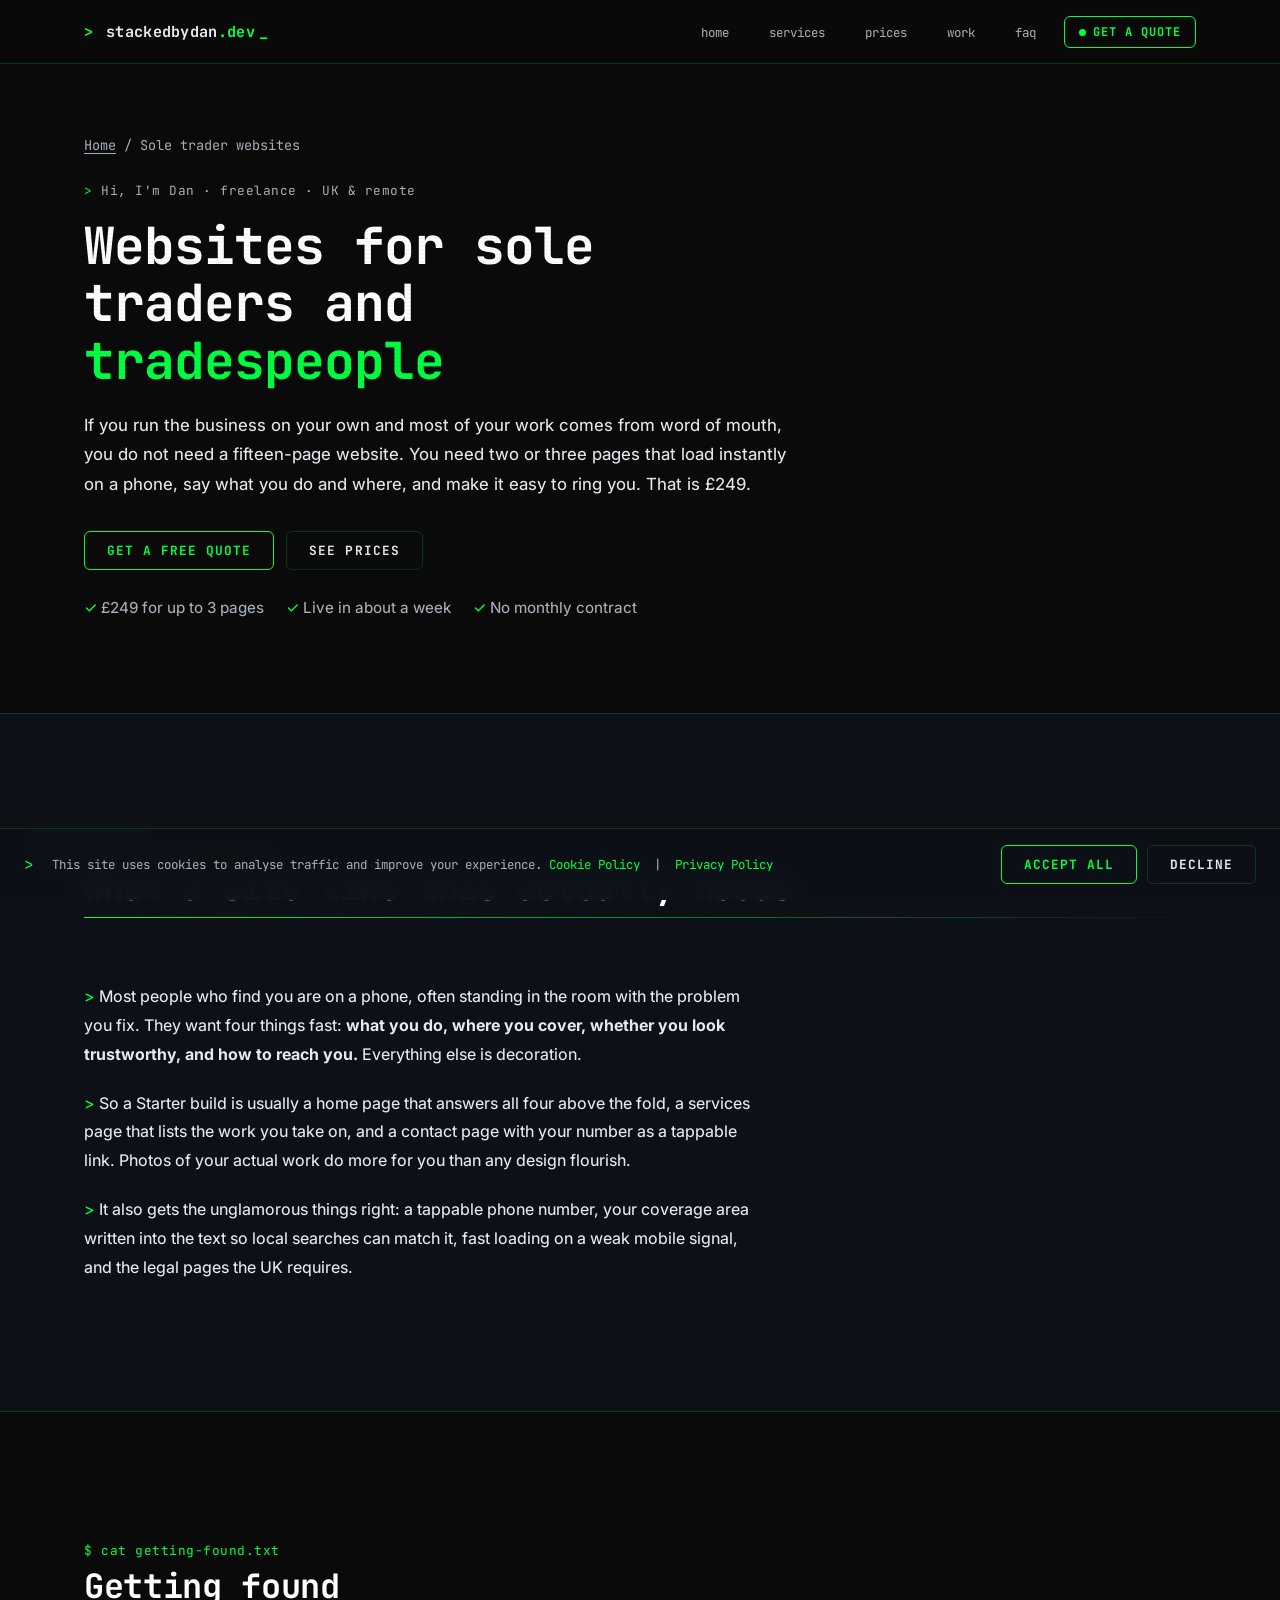
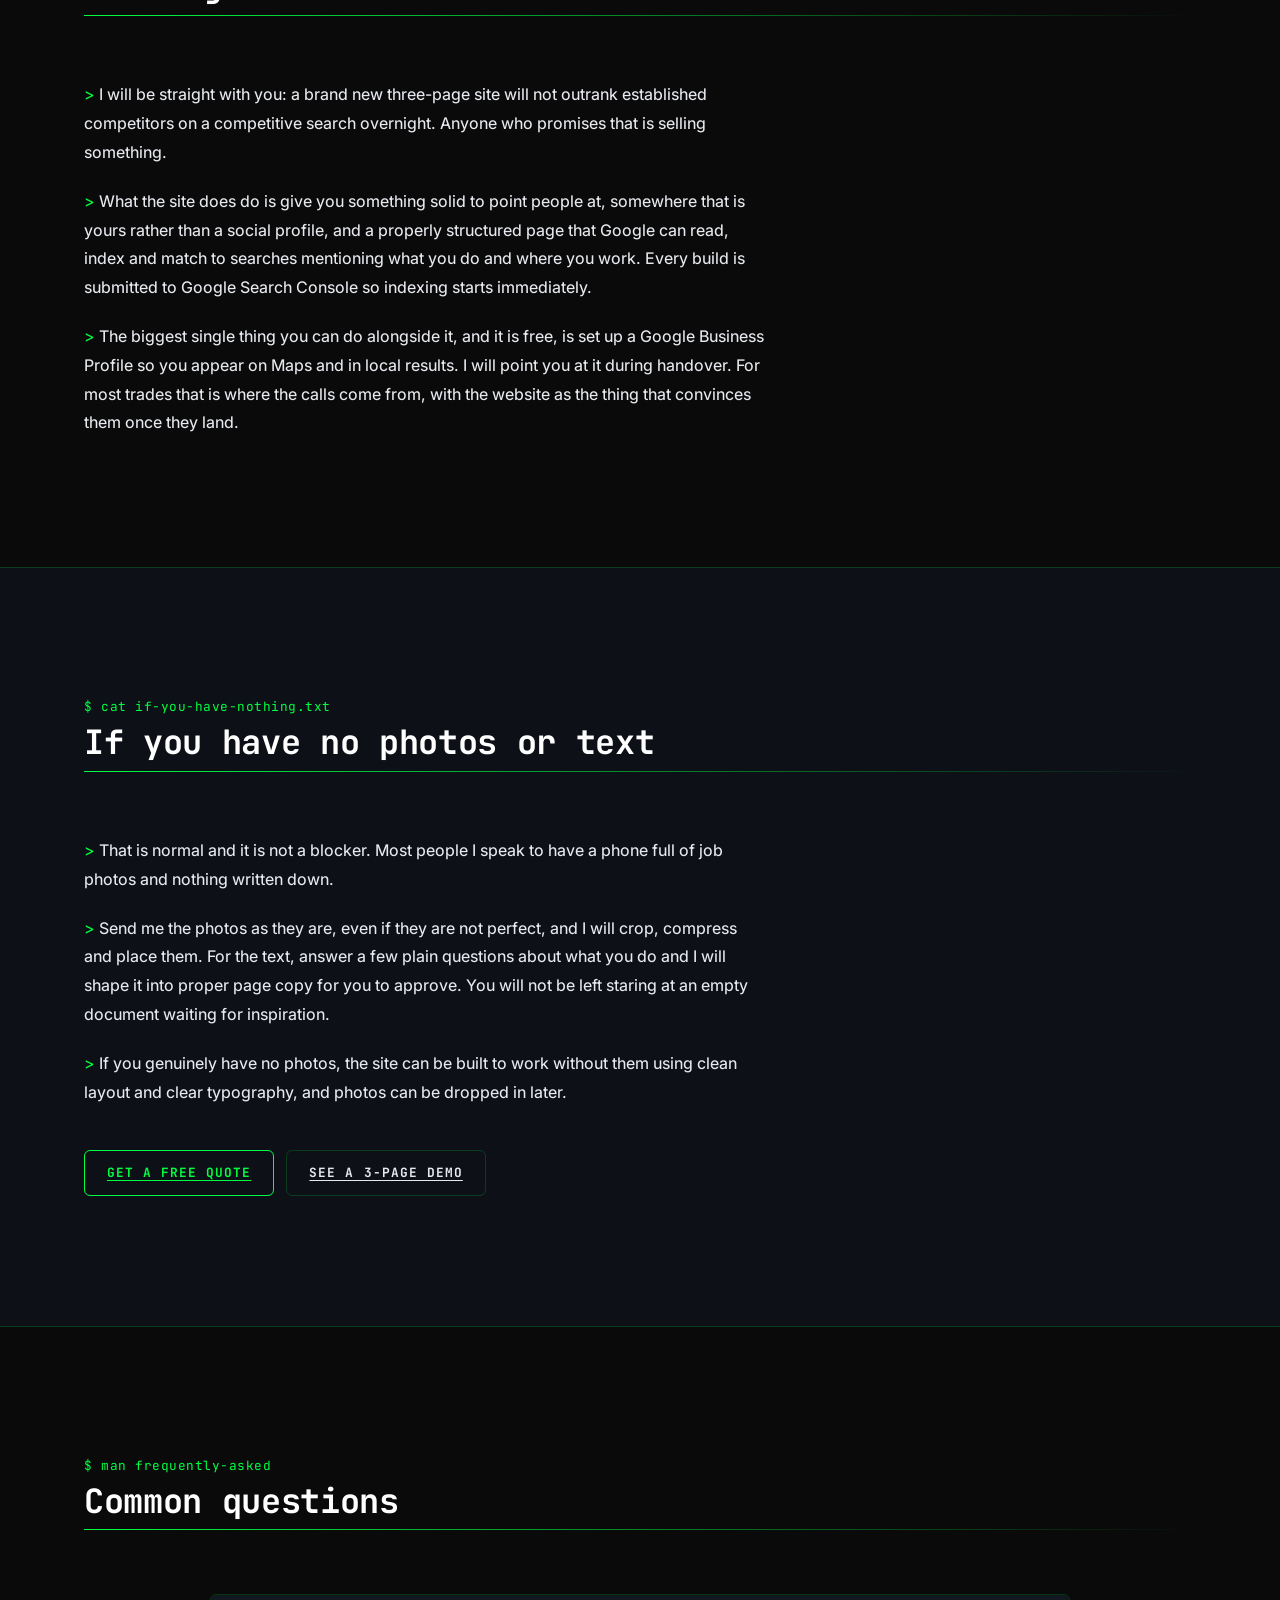
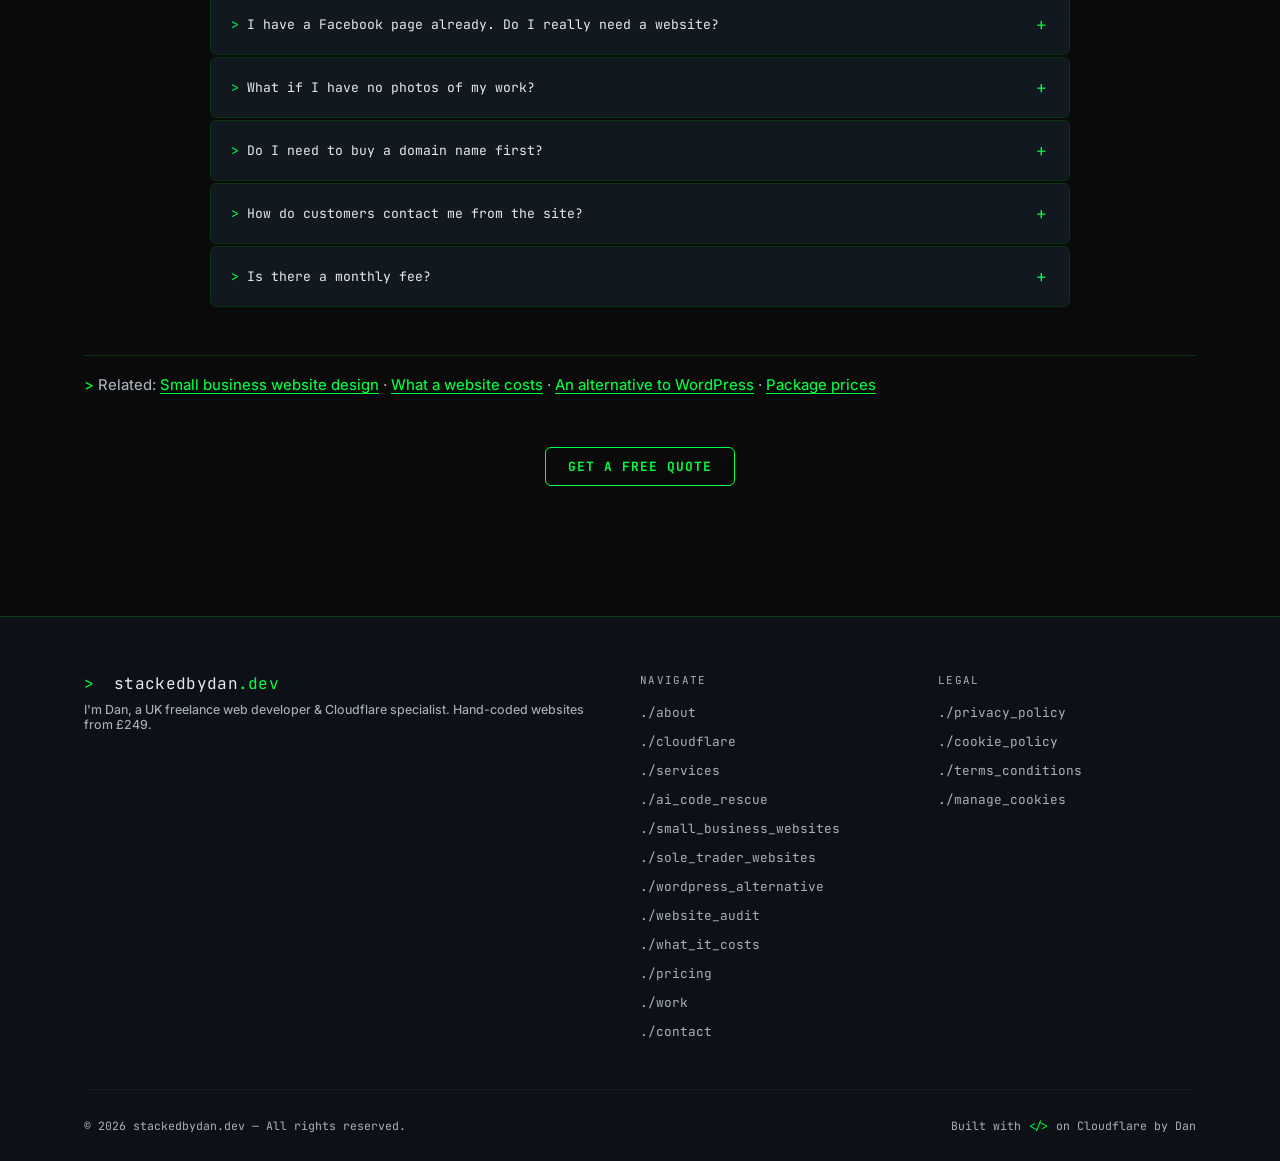
<file: sole-trader-website.html>
<!DOCTYPE html>
<html lang="en-GB">
<head>
  <meta charset="UTF-8" />
  <meta name="viewport" content="width=device-width, initial-scale=1.0" />

  <title>Websites for Sole Traders &amp; Tradespeople | From £249 | StackedByDan</title>
  <meta name="description" content="A simple, fast website for sole traders and trades. One to three pages from £249, live in about a week, mobile-first, no monthly contract, and you own it outright." />
  <meta name="author" content="Daniel Golding" />
  <meta name="robots" content="index, follow, max-snippet:-1, max-image-preview:large" />
  <meta name="theme-color" content="#0a0a0a" />
  <link rel="canonical" href="https://stackedbydan.dev/sole-trader-website" />

  <meta property="og:type"        content="website" />
  <meta property="og:url"         content="https://stackedbydan.dev/sole-trader-website" />
  <meta property="og:site_name"   content="StackedByDan" />
  <meta property="og:locale"      content="en_GB" />
  <meta property="og:title"       content="Websites for Sole Traders &amp; Tradespeople | From £249 | StackedByDan" />
  <meta property="og:description" content="A simple, fast website for sole traders and trades. One to three pages from £249, live in about a week, mobile-first, no monthly contract, and you own it outright." />
  <meta property="og:image"       content="https://stackedbydan.dev/assets/og-image.png" />
  <meta property="og:image:width"  content="1200" />
  <meta property="og:image:height" content="630" />
  <meta name="twitter:card"        content="summary_large_image" />
  <meta name="twitter:title"       content="Websites for Sole Traders &amp; Tradespeople | From £249 | StackedByDan" />
  <meta name="twitter:description" content="A simple, fast website for sole traders and trades. One to three pages from £249, live in about a week, mobile-first, no monthly contract, and you own it outright." />
  <meta name="twitter:image"       content="https://stackedbydan.dev/assets/og-image.png" />

  <link rel="icon"             type="image/svg+xml" href="/favicon.svg" sizes="any" />
  <link rel="icon"             type="image/png"     href="/favicon-96x96.png" sizes="96x96" />
  <link rel="apple-touch-icon" sizes="180x180"      href="/apple-touch-icon.png" />
  <link rel="manifest"                              href="/site.webmanifest" />

  <script type="application/ld+json">
  {
    "@context": "https://schema.org",
    "@graph": [
      {
        "@type": "Service",
        "@id": "https://stackedbydan.dev/sole-trader-website#service",
        "name": "Sole trader and tradesperson websites",
        "serviceType": "Small website design for sole traders",
        "url": "https://stackedbydan.dev/sole-trader-website",
        "description": "One to three page hand-coded websites for UK sole traders and tradespeople, from £249 one-off, mobile-first, with no required monthly fees and full code ownership.",
        "provider": {
          "@id": "https://stackedbydan.dev/#person"
        },
        "areaServed": [
          {
            "@type": "Country",
            "name": "United Kingdom"
          }
        ],
        "audience": {
          "@type": "BusinessAudience",
          "name": "UK small businesses and sole traders"
        }
      },
      {
        "@type": "BreadcrumbList",
        "@id": "https://stackedbydan.dev/sole-trader-website#breadcrumbs",
        "itemListElement": [
          {
            "@type": "ListItem",
            "position": 1,
            "name": "Home",
            "item": "https://stackedbydan.dev/"
          },
          {
            "@type": "ListItem",
            "position": 2,
            "name": "Sole trader websites",
            "item": "https://stackedbydan.dev/sole-trader-website"
          }
        ]
      },
      {
        "@type": "FAQPage",
        "@id": "https://stackedbydan.dev/sole-trader-website#faq",
        "mainEntity": [
          {
            "@type": "Question",
            "name": "I have a Facebook page already. Do I really need a website?",
            "acceptedAnswer": {
              "@type": "Answer",
              "text": "A Facebook page is a reasonable start and worth keeping. The difference is control and credibility: you do not own the page, you cannot change how it looks, it ranks poorly in Google for the searches that matter, and some customers, particularly commercial ones, read a business with no website as less established. The two work well together."
            }
          },
          {
            "@type": "Question",
            "name": "What if I have no photos of my work?",
            "acceptedAnswer": {
              "@type": "Answer",
              "text": "Send whatever is on your phone, even if the pictures are not studio quality. Real job photos are more persuasive than stock images. I handle cropping, compressing and placing them. If you have nothing at all, the site can be built to look right without photos and they can be added later."
            }
          },
          {
            "@type": "Question",
            "name": "Do I need to buy a domain name first?",
            "acceptedAnswer": {
              "@type": "Answer",
              "text": "No. If you already have one I will use it. If not, I will help you choose a sensible one and register it, typically around £10 to £15 a year, and it goes in your name so it is yours permanently rather than held by me."
            }
          },
          {
            "@type": "Question",
            "name": "How do customers contact me from the site?",
            "acceptedAnswer": {
              "@type": "Answer",
              "text": "Your phone number is a tappable link, so one press on a phone dials you. Starter builds use that plus your email. If you would rather have a contact form that emails you directly, that is included from the Growth package, or I can add one to a Starter build on request."
            }
          },
          {
            "@type": "Question",
            "name": "Is there a monthly fee?",
            "acceptedAnswer": {
              "@type": "Answer",
              "text": "No. £249 is a one-off and the site is yours. You will pay for your own domain each year, and hosting on Cloudflare is usually free at the traffic a local business gets. I offer optional support packages if you would rather someone else handled updates, but nothing obliges you to take one."
            }
          }
        ]
      },
      {
        "@type": "WebPage",
        "@id": "https://stackedbydan.dev/sole-trader-website",
        "url": "https://stackedbydan.dev/sole-trader-website",
        "name": "Websites for Sole Traders & Tradespeople | From £249 | StackedByDan",
        "description": "A simple, fast website for sole traders and trades. One to three pages from £249, live in about a week, mobile-first, no monthly contract, and you own it outright.",
        "isPartOf": {
          "@id": "https://stackedbydan.dev/#website"
        },
        "about": {
          "@id": "https://stackedbydan.dev/sole-trader-website#service"
        },
        "inLanguage": "en-GB"
      }
    ]
  }
  </script>

  <link rel="preconnect" href="https://fonts.googleapis.com" />
  <link rel="preconnect" href="https://fonts.gstatic.com" crossorigin />
  <link href="https://fonts.googleapis.com/css2?family=Inter:wght@400..600&family=JetBrains+Mono:wght@400;600;700&display=swap" rel="stylesheet" />
  <link rel="stylesheet" href="/css/style.css?v=20261106d" />
  <noscript><style>.reveal{opacity:1!important;transform:none!important}</style></noscript>
</head>
<body>

  <a href="#main-content" class="skip-link">Skip to main content</a>

  <nav id="navbar" aria-label="Main navigation">
    <div class="nav-container">
      <a href="/" class="nav-logo">
        <span class="prompt" aria-hidden="true">&gt;&nbsp;</span>
        <span class="logo-text">stackedbydan<span class="accent">.dev</span></span>
        <span class="cursor-blink" aria-hidden="true">_</span>
      </a>
      <button class="nav-toggle" id="nav-toggle" aria-label="Toggle navigation" aria-expanded="false" aria-controls="nav-links">
        <span></span><span></span><span></span>
      </button>
      <ul class="nav-links" id="nav-links">
        <li><a href="/"           class="nav-link"><span class="prompt" aria-hidden="true">~/</span>home</a></li>
        <li><a href="/#services"  class="nav-link"><span class="prompt" aria-hidden="true">~/</span>services</a></li>
        <li><a href="/#packages"  class="nav-link"><span class="prompt" aria-hidden="true">~/</span>prices</a></li>
        <li><a href="/#portfolio" class="nav-link"><span class="prompt" aria-hidden="true">~/</span>work</a></li>
        <li><a href="#page-faq"   class="nav-link"><span class="prompt" aria-hidden="true">~/</span>faq</a></li>
        <li><a href="/?project=starter#contact" class="btn btn-primary nav-cta"><span class="pulse-dot" aria-hidden="true"></span>Get a quote</a></li>
      </ul>
    </div>
  </nav>

  <main id="main-content">

    <section id="hero" class="page-hero" aria-labelledby="hero-heading">
      <div class="container">
        <p class="breadcrumb"><a href="/">Home</a> <span aria-hidden="true">/</span> Sole trader websites</p>
        <p class="hero-eyebrow"><span class="prompt" aria-hidden="true">&gt;&nbsp;</span>Hi, I'm Dan &middot; freelance &middot; UK &amp; remote</p>
        <h1 id="hero-heading" class="hero-title">Websites for sole traders and <span class="accent">tradespeople</span></h1>
        <p class="hero-sub">If you run the business on your own and most of your work comes from word of mouth, you do not need a fifteen-page website. You need two or three pages that load instantly on a phone, say what you do and where, and make it easy to ring you. That is £249.</p>
        <div class="hero-cta">
          <a href="/?project=starter#contact" class="btn btn-primary">Get a free quote</a>
          <a href="/#packages" class="btn btn-ghost">See prices</a>
        </div>
        <ul class="hero-proof">
          <li><span class="accent">&#10003;</span> £249 for up to 3 pages</li>
          <li><span class="accent">&#10003;</span> Live in about a week</li>
          <li><span class="accent">&#10003;</span> No monthly contract</li>
        </ul>
      </div>
    </section>

    <section id="needs" aria-labelledby="needs-heading">
      <div class="container">
        <div class="section-header">
          <span class="section-cmd" aria-hidden="true">$ cat what-you-need.txt</span>
          <h2 class="section-title" id="needs-heading">What a site like this actually needs</h2>
        </div>
<div class="about-text reveal">
<p><span class="accent">&gt;</span> Most people who find you are on a phone, often standing in the room with the problem you fix. They want four things fast: <strong>what you do, where you cover, whether you look trustworthy, and how to reach you.</strong> Everything else is decoration.</p>
<p><span class="accent">&gt;</span> So a Starter build is usually a home page that answers all four above the fold, a services page that lists the work you take on, and a contact page with your number as a tappable link. Photos of your actual work do more for you than any design flourish.</p>
<p><span class="accent">&gt;</span> It also gets the unglamorous things right: a tappable phone number, your coverage area written into the text so local searches can match it, fast loading on a weak mobile signal, and the legal pages the UK requires.</p>
</div>
      </div>
    </section>

    <section id="found" aria-labelledby="found-heading">
      <div class="container">
        <div class="section-header">
          <span class="section-cmd" aria-hidden="true">$ cat getting-found.txt</span>
          <h2 class="section-title" id="found-heading">Getting found</h2>
        </div>
<div class="about-text reveal">
<p><span class="accent">&gt;</span> I will be straight with you: a brand new three-page site will not outrank established competitors on a competitive search overnight. Anyone who promises that is selling something.</p>
<p><span class="accent">&gt;</span> What the site does do is give you something solid to point people at, somewhere that is yours rather than a social profile, and a properly structured page that Google can read, index and match to searches mentioning what you do and where you work. Every build is submitted to Google Search Console so indexing starts immediately.</p>
<p><span class="accent">&gt;</span> The biggest single thing you can do alongside it, and it is free, is set up a Google Business Profile so you appear on Maps and in local results. I will point you at it during handover. For most trades that is where the calls come from, with the website as the thing that convinces them once they land.</p>
</div>
      </div>
    </section>

    <section id="content" aria-labelledby="content-heading">
      <div class="container">
        <div class="section-header">
          <span class="section-cmd" aria-hidden="true">$ cat if-you-have-nothing.txt</span>
          <h2 class="section-title" id="content-heading">If you have no photos or text</h2>
        </div>
<div class="about-text reveal">
<p><span class="accent">&gt;</span> That is normal and it is not a blocker. Most people I speak to have a phone full of job photos and nothing written down.</p>
<p><span class="accent">&gt;</span> Send me the photos as they are, even if they are not perfect, and I will crop, compress and place them. For the text, answer a few plain questions about what you do and I will shape it into proper page copy for you to approve. You will not be left staring at an empty document waiting for inspiration.</p>
<p><span class="accent">&gt;</span> If you genuinely have no photos, the site can be built to work without them using clean layout and clear typography, and photos can be dropped in later.</p>
<div class="hero-cta" style="margin-top:24px"><a href="/?project=starter#contact" class="btn btn-primary">Get a free quote</a><a href="https://demo1.stackedbydan.dev" class="btn btn-ghost" target="_blank" rel="noopener">See a 3-page demo</a></div>
</div>
      </div>
    </section>

    <section id="page-faq" aria-labelledby="page-faq-heading">
      <div class="container">
        <div class="section-header">
          <span class="section-cmd" aria-hidden="true">$ man frequently-asked</span>
          <h2 class="section-title" id="page-faq-heading">Common questions</h2>
        </div>
        <div class="faq-list">
          <div class="faq-item reveal">
            <h3><button class="faq-question" aria-expanded="false"><span class="prompt" aria-hidden="true">&gt;&nbsp;</span>I have a Facebook page already. Do I really need a website?<span class="faq-icon" aria-hidden="true">+</span></button></h3>
            <div class="faq-answer"><p>A Facebook page is a reasonable start and worth keeping. The difference is control and credibility: you do not own the page, you cannot change how it looks, it ranks poorly in Google for the searches that matter, and some customers, particularly commercial ones, read a business with no website as less established. The two work well together.</p></div>
          </div>
          <div class="faq-item reveal">
            <h3><button class="faq-question" aria-expanded="false"><span class="prompt" aria-hidden="true">&gt;&nbsp;</span>What if I have no photos of my work?<span class="faq-icon" aria-hidden="true">+</span></button></h3>
            <div class="faq-answer"><p>Send whatever is on your phone, even if the pictures are not studio quality. Real job photos are more persuasive than stock images. I handle cropping, compressing and placing them. If you have nothing at all, the site can be built to look right without photos and they can be added later.</p></div>
          </div>
          <div class="faq-item reveal">
            <h3><button class="faq-question" aria-expanded="false"><span class="prompt" aria-hidden="true">&gt;&nbsp;</span>Do I need to buy a domain name first?<span class="faq-icon" aria-hidden="true">+</span></button></h3>
            <div class="faq-answer"><p>No. If you already have one I will use it. If not, I will help you choose a sensible one and register it, typically around £10 to £15 a year, and it goes in your name so it is yours permanently rather than held by me.</p></div>
          </div>
          <div class="faq-item reveal">
            <h3><button class="faq-question" aria-expanded="false"><span class="prompt" aria-hidden="true">&gt;&nbsp;</span>How do customers contact me from the site?<span class="faq-icon" aria-hidden="true">+</span></button></h3>
            <div class="faq-answer"><p>Your phone number is a tappable link, so one press on a phone dials you. Starter builds use that plus your email. If you would rather have a contact form that emails you directly, that is included from the Growth package, or I can add one to a Starter build on request.</p></div>
          </div>
          <div class="faq-item reveal">
            <h3><button class="faq-question" aria-expanded="false"><span class="prompt" aria-hidden="true">&gt;&nbsp;</span>Is there a monthly fee?<span class="faq-icon" aria-hidden="true">+</span></button></h3>
            <div class="faq-answer"><p>No. £249 is a one-off and the site is yours. You will pay for your own domain each year, and hosting on Cloudflare is usually free at the traffic a local business gets. I offer optional support packages if you would rather someone else handled updates, but nothing obliges you to take one.</p></div>
          </div>
        </div>

        <p class="portfolio-note reveal" style="margin-top:48px">
          <span class="prompt" aria-hidden="true">&gt;</span>
          Related: <a href="/small-business-website-design">Small business website design</a> &middot; <a href="/website-cost-uk">What a website costs</a> &middot; <a href="/wordpress-alternative">An alternative to WordPress</a> &middot; <a href="/#packages">Package prices</a>
        </p>

        <div class="services-cta" style="margin-top:32px">
          <a href="/?project=starter#contact" class="btn btn-primary">Get a free quote</a>
        </div>
      </div>
    </section>

  </main>

  <footer>
    <div class="container">
      <div class="footer-grid">
        <div class="footer-brand">
          <span class="prompt" aria-hidden="true">&gt;&nbsp;</span>
          <span class="logo-text">stackedbydan<span class="accent">.dev</span></span>
          <p>I'm Dan, a UK freelance web developer &amp; Cloudflare specialist. Hand-coded websites from £249.</p>
        </div>
        <nav class="footer-links" aria-label="Footer navigation">
          <p class="footer-heading">NAVIGATE</p>
          <ul>
            <li><a href="/#about">./about</a></li>
            <li><a href="/cloudflare-developer">./cloudflare</a></li>
            <li><a href="/#services">./services</a></li>
            <li><a href="/ai-generated-code-to-production">./ai_code_rescue</a></li>
            <li><a href="/small-business-website-design">./small_business_websites</a></li>
            <li><a href="/sole-trader-website">./sole_trader_websites</a></li>
            <li><a href="/wordpress-alternative">./wordpress_alternative</a></li>
            <li><a href="/website-speed-audit">./website_audit</a></li>
            <li><a href="/website-cost-uk">./what_it_costs</a></li>
            <li><a href="/#packages">./pricing</a></li>
            <li><a href="/#portfolio">./work</a></li>
            <li><a href="/#contact">./contact</a></li>
          </ul>
        </nav>
        <nav class="footer-links" aria-label="Legal links">
          <p class="footer-heading">LEGAL</p>
          <ul>
            <li><a href="/privacy-policy">./privacy_policy</a></li>
            <li><a href="/cookie-policy">./cookie_policy</a></li>
            <li><a href="/terms">./terms_conditions</a></li>
            <li><a href="#" id="manage-cookies">./manage_cookies</a></li>
          </ul>
        </nav>
      </div>
      <div class="footer-bottom">
        <p>&copy;&nbsp;<span id="year">2026</span>&nbsp;stackedbydan.dev &mdash; All rights reserved.</p>
        <p class="footer-code">Built with <span class="accent">&lt;/&gt;</span> on Cloudflare by Dan</p>
      </div>
    </div>
  </footer>

  <a class="wa-float" href="https://wa.me/447398675182?text=Hi%20Dan%2C%20I%27d%20like%20a%20quote%20for%20a%20website." target="_blank" rel="noopener" aria-label="Message Dan on WhatsApp" title="Message me on WhatsApp">
    <svg viewBox="0 0 24 24" width="22" height="22" aria-hidden="true" focusable="false"><path fill="currentColor" d="M12.04 2c-5.46 0-9.91 4.45-9.91 9.91 0 1.75.46 3.45 1.32 4.95L2.05 22l5.25-1.38a9.87 9.87 0 0 0 4.74 1.21h.01c5.46 0 9.91-4.45 9.91-9.91 0-2.65-1.03-5.14-2.9-7.01A9.82 9.82 0 0 0 12.04 2zm0 18.15h-.01a8.2 8.2 0 0 1-4.19-1.15l-.3-.18-3.12.82.83-3.04-.2-.31a8.17 8.17 0 0 1-1.26-4.38c0-4.54 3.7-8.24 8.25-8.24 2.2 0 4.27.86 5.83 2.42a8.19 8.19 0 0 1 2.41 5.83c0 4.54-3.7 8.23-8.24 8.23zm4.52-6.16c-.25-.12-1.47-.72-1.69-.81-.23-.08-.39-.12-.56.13-.16.24-.64.8-.78.97-.14.16-.29.18-.54.06-.25-.13-1.05-.39-1.99-1.23-.74-.66-1.23-1.47-1.38-1.72-.14-.25-.01-.38.11-.5.11-.11.25-.29.37-.43.13-.15.17-.25.25-.41.08-.17.04-.31-.02-.43-.06-.12-.56-1.34-.76-1.84-.2-.48-.41-.42-.56-.43l-.48-.01c-.17 0-.43.06-.66.31-.23.25-.86.85-.86 2.07 0 1.22.89 2.4 1.01 2.56.12.17 1.75 2.67 4.23 3.74.59.26 1.05.41 1.41.52.59.19 1.13.16 1.56.1.48-.07 1.47-.6 1.67-1.18.21-.58.21-1.07.15-1.18-.06-.1-.22-.17-.47-.29z"/></svg>
    <span>WhatsApp</span>
  </a>
  <button id="back-to-top" aria-label="Back to top" title="Back to top">[ &uarr; top ]</button>
  <script src="/js/main.js?v=20261106e" defer></script>
</body>
</html>
</file>
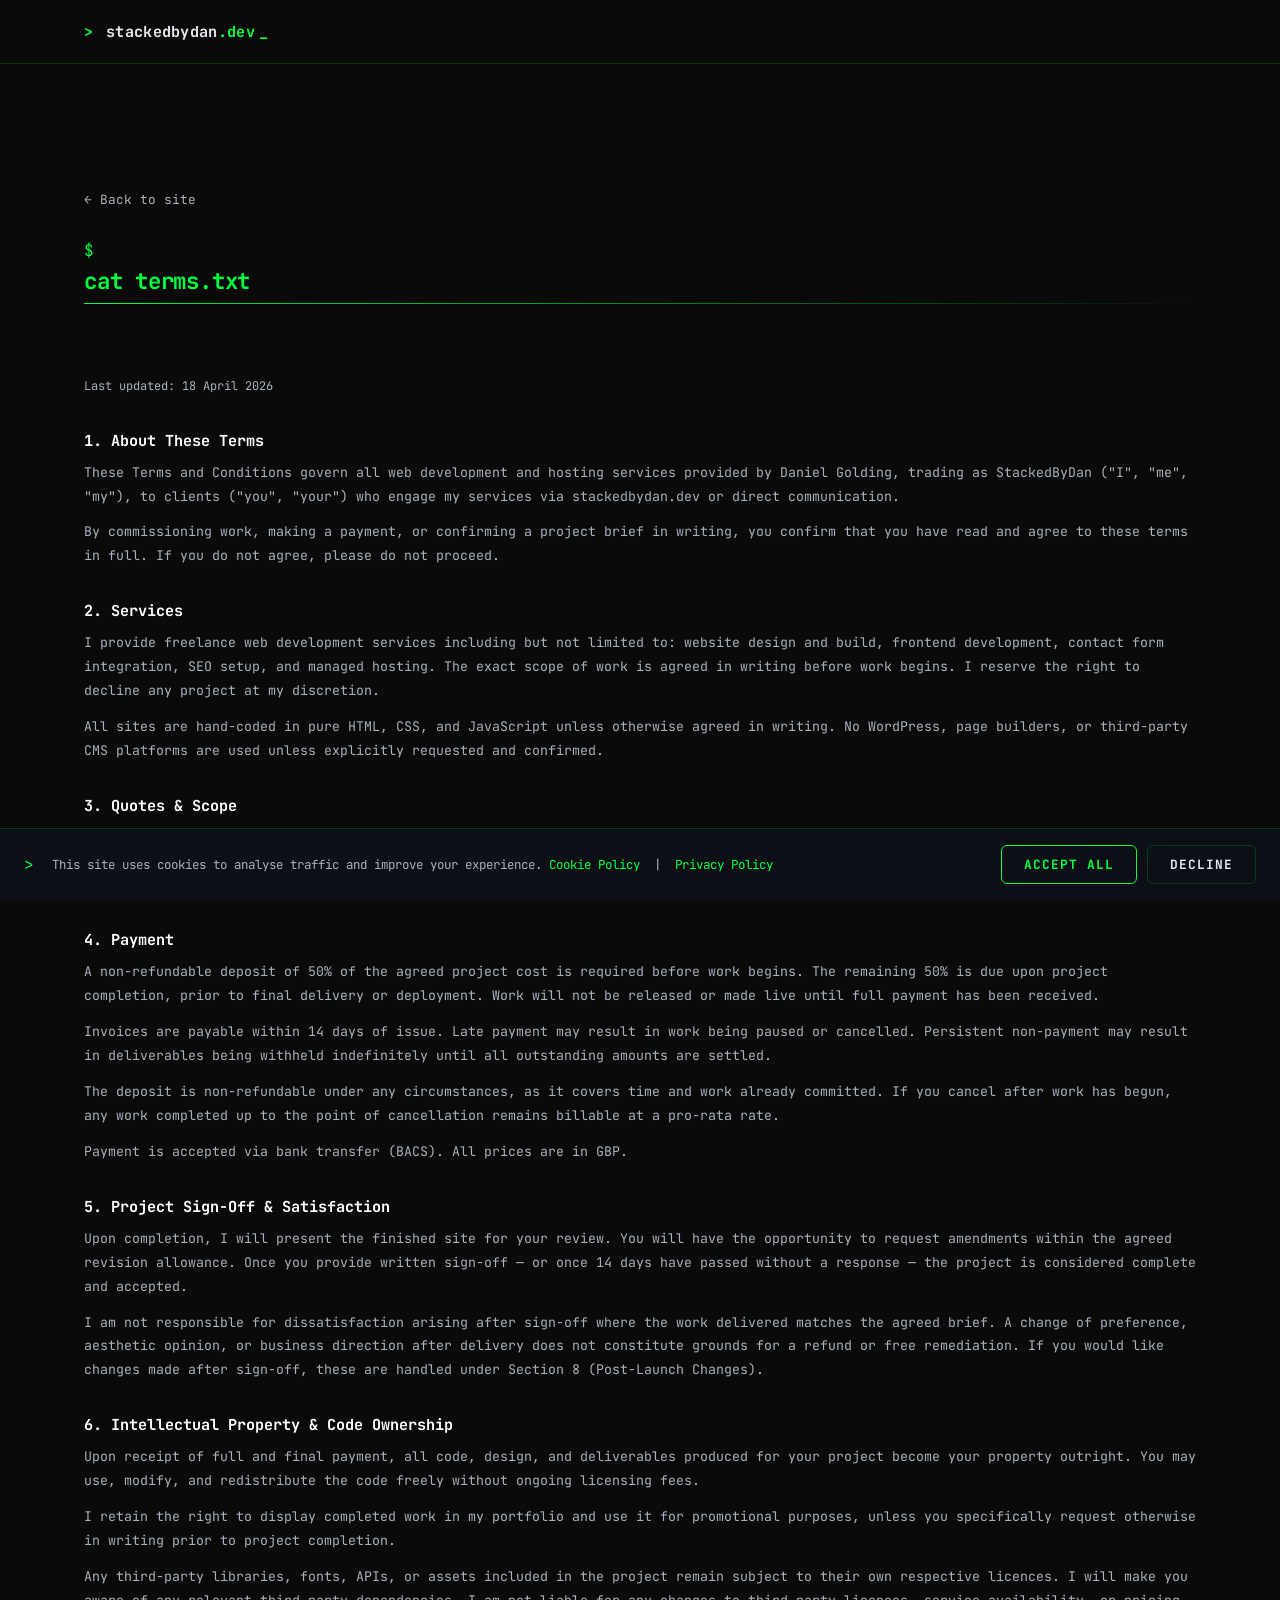
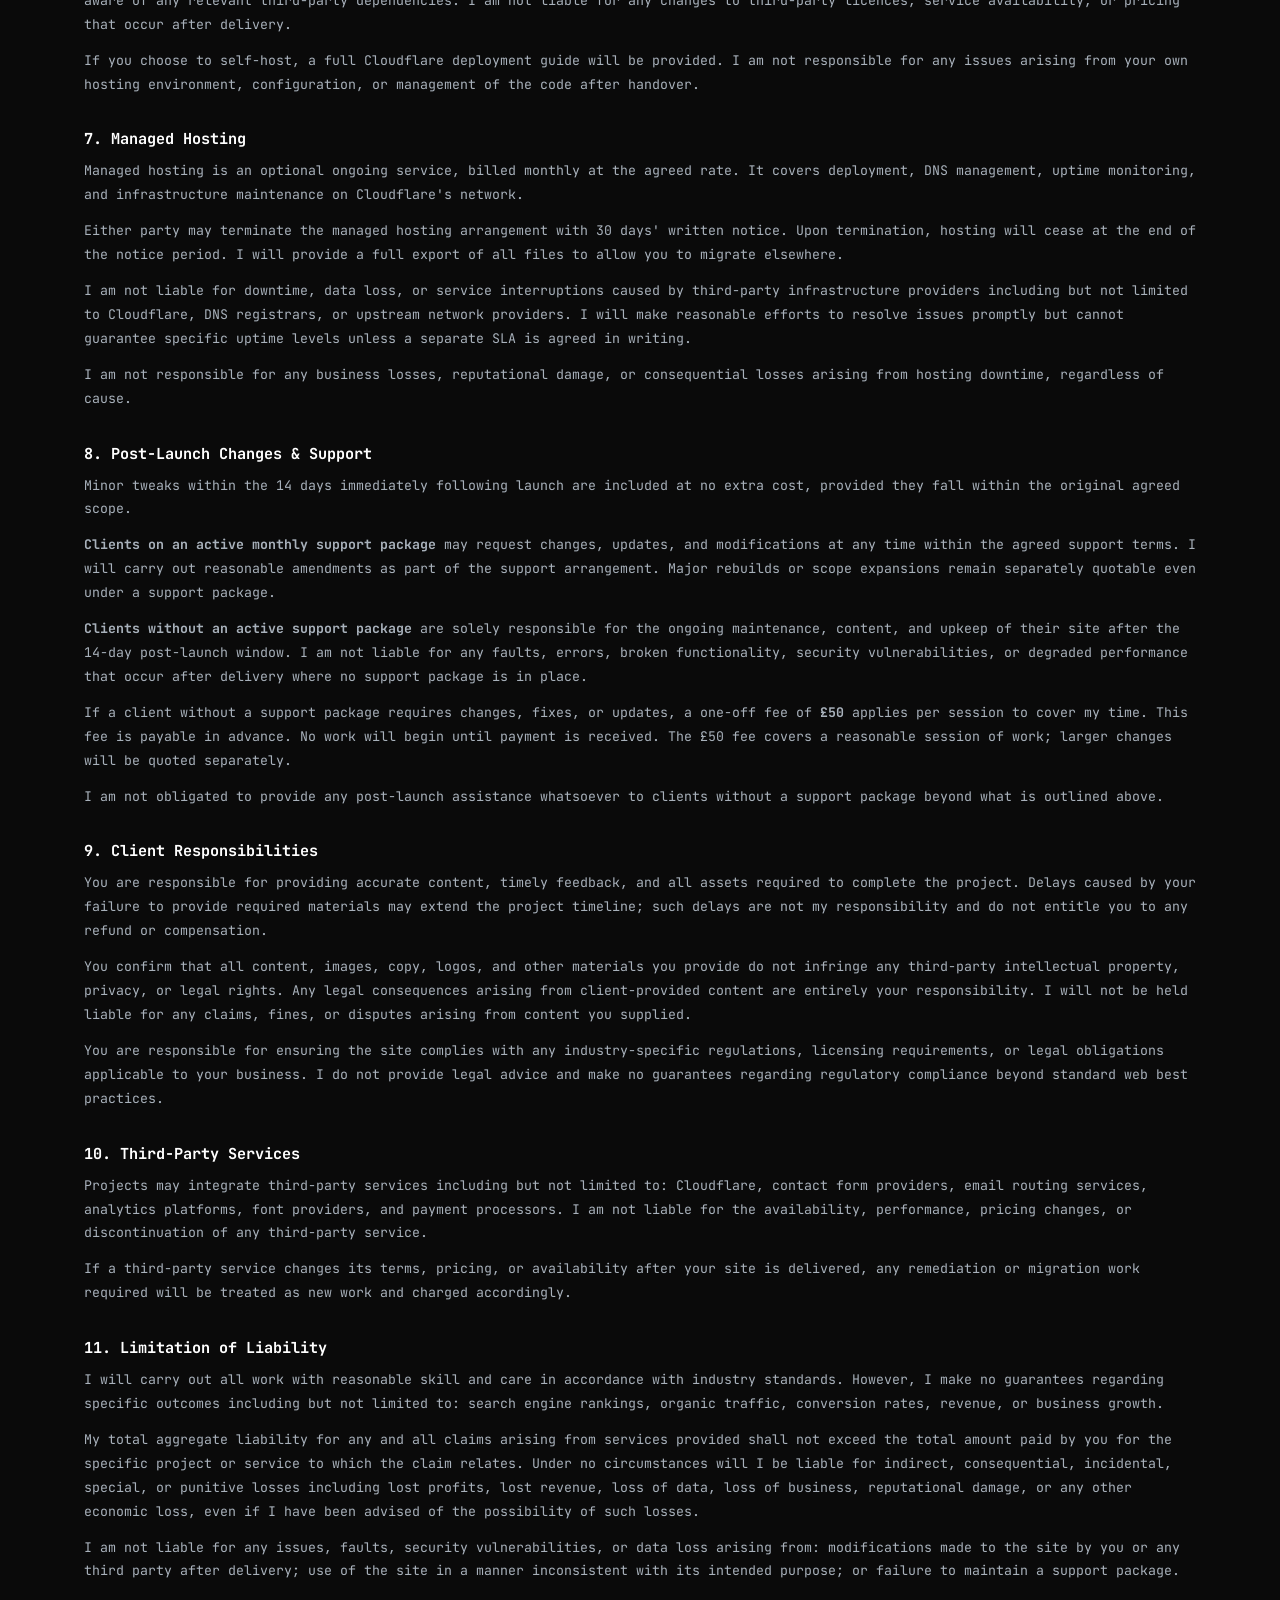
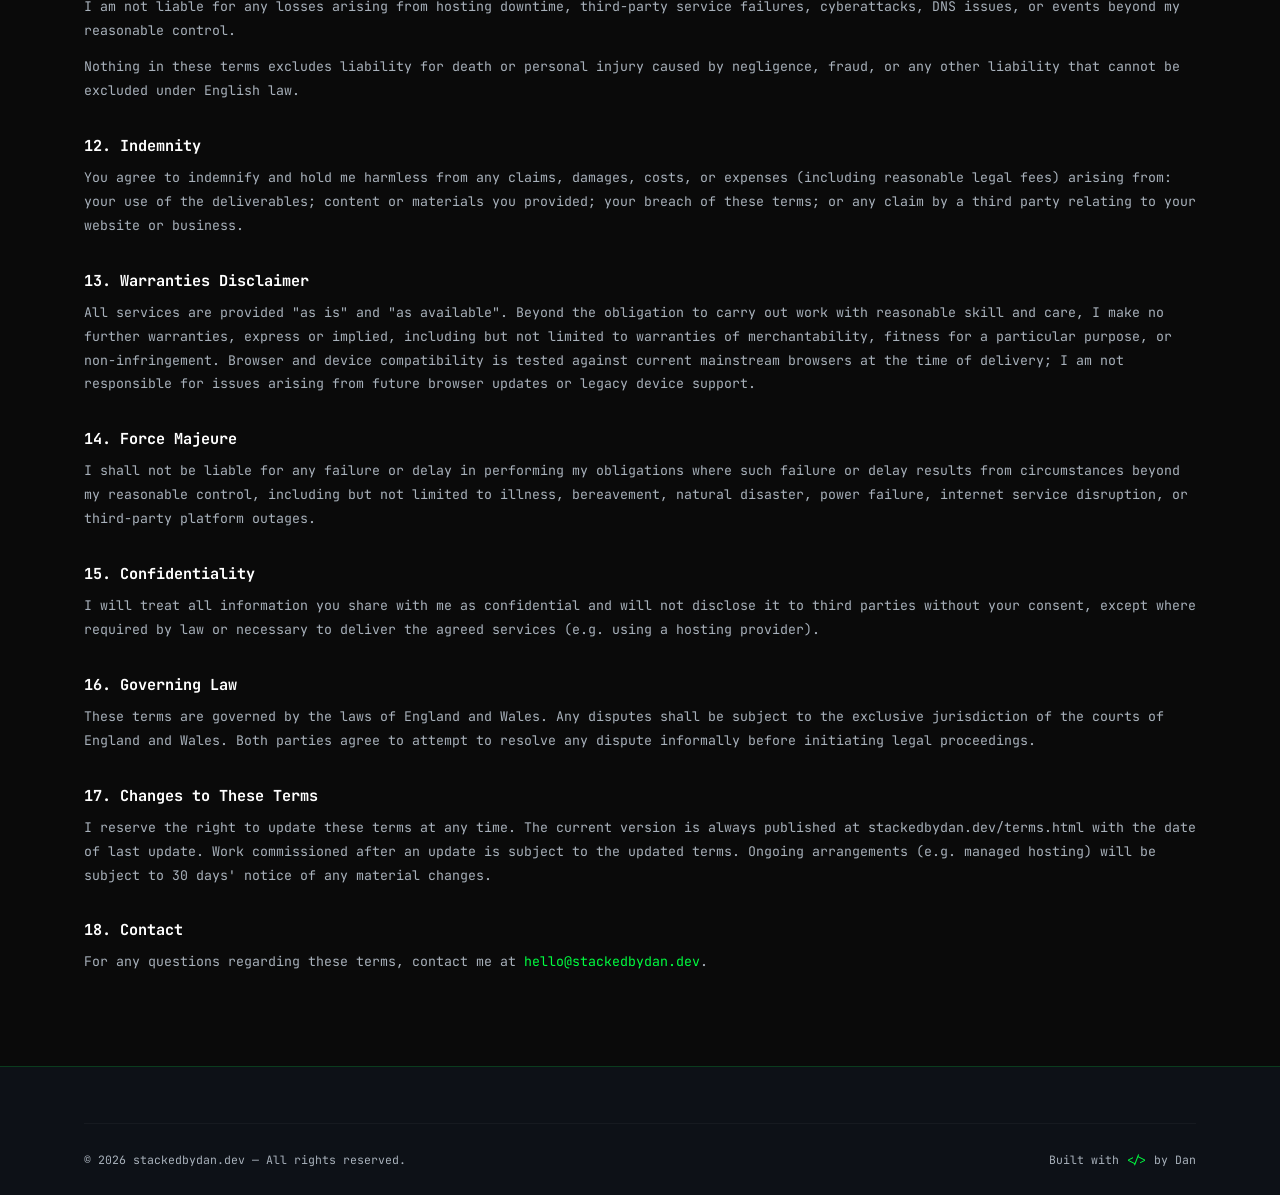
<file: terms.html>
<!DOCTYPE html>
<html lang="en-GB">
<head>
  <meta charset="UTF-8" />
  <meta name="viewport" content="width=device-width, initial-scale=1.0" />
  <meta name="description" content="Terms and Conditions for custom web development services provided by StackedByDan." />
  <meta name="robots" content="noindex, follow" />
  <link rel="canonical" href="https://stackedbydan.dev/terms" />

  <!-- Open Graph -->
  <meta property="og:title" content="Terms &amp; Conditions | StackedByDan" />
  <meta property="og:description" content="Terms and Conditions for custom web development services provided by StackedByDan." />
  <meta property="og:url" content="https://stackedbydan.dev/terms" />
  <meta property="og:type" content="website" />
  <meta property="og:image" content="https://stackedbydan.dev/assets/og-image.png" />

  <!-- Twitter Card -->
  <meta name="twitter:card" content="summary_large_image" />
  <meta name="twitter:title" content="Terms &amp; Conditions | StackedByDan" />
  <meta name="twitter:description" content="Terms and Conditions for custom web development services provided by StackedByDan." />
  <meta name="twitter:image" content="https://stackedbydan.dev/assets/og-image.png" />
  <title>Terms &amp; Conditions | StackedByDan</title>
  <link rel="icon"             type="image/svg+xml" href="favicon.svg" sizes="any" />
  <link rel="icon"             type="image/x-icon"  href="favicon.ico" />
  <link rel="apple-touch-icon" sizes="180x180"      href="apple-touch-icon.png" />
  <link rel="manifest"                              href="site.webmanifest" />
  <link rel="preconnect" href="https://fonts.googleapis.com" />
  <link rel="preconnect" href="https://fonts.gstatic.com" crossorigin />
  <link href="https://fonts.googleapis.com/css2?family=Inter:wght@400..600&family=JetBrains+Mono:wght@400;600;700&display=swap" rel="stylesheet" />
  <link rel="stylesheet" href="/css/style.css?v=20261106d" />
  <!-- Google tag (gtag.js) -->
  <script async src="https://www.googletagmanager.com/gtag/js?id=G-F1EDPQS4Q8"></script>
  <script>
    window.dataLayer = window.dataLayer || [];
    function gtag(){dataLayer.push(arguments);}
    
    // Set default consent dynamically based on local storage
    const consent = localStorage.getItem('cookie-consent') === 'accepted' ? 'granted' : 'denied';
    gtag('consent', 'default', {
      'analytics_storage': consent,
      'ad_storage': consent
    });

    gtag('js', new Date());
    gtag('config', 'G-F1EDPQS4Q8');
  </script>
  <noscript><style>.reveal{opacity:1!important;transform:none!important}</style></noscript>
</head>
<body>

  <nav id="navbar" aria-label="Main navigation">
    <div class="nav-container">
      <a href="/" class="nav-logo" aria-label="StackedByDan home">
        <span class="prompt" aria-hidden="true">&gt;&nbsp;</span>
        <span class="logo-text">stackedbydan<span class="accent">.dev</span></span>
        <span class="cursor-blink" aria-hidden="true">_</span>
      </a>
    </div>
  </nav>

  <main style="padding-top: var(--nav-h);">
    <div class="container">
      <div class="legal-page">

        <a href="/" class="legal-back">&larr; Back to site</a>

        <div class="section-header">
          <span class="prompt" aria-hidden="true">$&nbsp;</span>
          <h1 class="section-title">cat terms.txt</h1>
        </div>

        <p style="color: var(--text-dim); font-size: 0.75rem; margin-bottom: 32px;">Last updated: 18 April 2026</p>

        <h2>1. About These Terms</h2>
        <p>These Terms and Conditions govern all web development and hosting services provided by Daniel Golding, trading as StackedByDan ("I", "me", "my"), to clients ("you", "your") who engage my services via stackedbydan.dev or direct communication.</p>
        <p>By commissioning work, making a payment, or confirming a project brief in writing, you confirm that you have read and agree to these terms in full. If you do not agree, please do not proceed.</p>

        <h2>2. Services</h2>
        <p>I provide freelance web development services including but not limited to: website design and build, frontend development, contact form integration, SEO setup, and managed hosting. The exact scope of work is agreed in writing before work begins. I reserve the right to decline any project at my discretion.</p>
        <p>All sites are hand-coded in pure HTML, CSS, and JavaScript unless otherwise agreed in writing. No WordPress, page builders, or third-party CMS platforms are used unless explicitly requested and confirmed.</p>

        <h2>3. Quotes &amp; Scope</h2>
        <p>All quotes are valid for 14 days from the date of issue and are based solely on the brief provided at that time. Any additions, changes, or expansions to the agreed scope after work has begun will be treated as new work, quoted separately, and must be agreed in writing before proceeding. I am not obligated to carry out work that falls outside the original agreed scope without additional payment.</p>

        <h2>4. Payment</h2>
        <p>A non-refundable deposit of 50% of the agreed project cost is required before work begins. The remaining 50% is due upon project completion, prior to final delivery or deployment. Work will not be released or made live until full payment has been received.</p>
        <p>Invoices are payable within 14 days of issue. Late payment may result in work being paused or cancelled. Persistent non-payment may result in deliverables being withheld indefinitely until all outstanding amounts are settled.</p>
        <p>The deposit is non-refundable under any circumstances, as it covers time and work already committed. If you cancel after work has begun, any work completed up to the point of cancellation remains billable at a pro-rata rate.</p>
        <p>Payment is accepted via bank transfer (BACS). All prices are in GBP.</p>

        <h2>5. Project Sign-Off &amp; Satisfaction</h2>
        <p>Upon completion, I will present the finished site for your review. You will have the opportunity to request amendments within the agreed revision allowance. Once you provide written sign-off — or once 14 days have passed without a response — the project is considered complete and accepted.</p>
        <p>I am not responsible for dissatisfaction arising after sign-off where the work delivered matches the agreed brief. A change of preference, aesthetic opinion, or business direction after delivery does not constitute grounds for a refund or free remediation. If you would like changes made after sign-off, these are handled under Section 8 (Post-Launch Changes).</p>

        <h2>6. Intellectual Property &amp; Code Ownership</h2>
        <p>Upon receipt of full and final payment, all code, design, and deliverables produced for your project become your property outright. You may use, modify, and redistribute the code freely without ongoing licensing fees.</p>
        <p>I retain the right to display completed work in my portfolio and use it for promotional purposes, unless you specifically request otherwise in writing prior to project completion.</p>
        <p>Any third-party libraries, fonts, APIs, or assets included in the project remain subject to their own respective licences. I will make you aware of any relevant third-party dependencies. I am not liable for any changes to third-party licences, service availability, or pricing that occur after delivery.</p>
        <p>If you choose to self-host, a full Cloudflare deployment guide will be provided. I am not responsible for any issues arising from your own hosting environment, configuration, or management of the code after handover.</p>

        <h2>7. Managed Hosting</h2>
        <p>Managed hosting is an optional ongoing service, billed monthly at the agreed rate. It covers deployment, DNS management, uptime monitoring, and infrastructure maintenance on Cloudflare's network.</p>
        <p>Either party may terminate the managed hosting arrangement with 30 days' written notice. Upon termination, hosting will cease at the end of the notice period. I will provide a full export of all files to allow you to migrate elsewhere.</p>
        <p>I am not liable for downtime, data loss, or service interruptions caused by third-party infrastructure providers including but not limited to Cloudflare, DNS registrars, or upstream network providers. I will make reasonable efforts to resolve issues promptly but cannot guarantee specific uptime levels unless a separate SLA is agreed in writing.</p>
        <p>I am not responsible for any business losses, reputational damage, or consequential losses arising from hosting downtime, regardless of cause.</p>

        <h2>8. Post-Launch Changes &amp; Support</h2>
        <p>Minor tweaks within the 14 days immediately following launch are included at no extra cost, provided they fall within the original agreed scope.</p>
        <p><strong>Clients on an active monthly support package</strong> may request changes, updates, and modifications at any time within the agreed support terms. I will carry out reasonable amendments as part of the support arrangement. Major rebuilds or scope expansions remain separately quotable even under a support package.</p>
        <p><strong>Clients without an active support package</strong> are solely responsible for the ongoing maintenance, content, and upkeep of their site after the 14-day post-launch window. I am not liable for any faults, errors, broken functionality, security vulnerabilities, or degraded performance that occur after delivery where no support package is in place.</p>
        <p>If a client without a support package requires changes, fixes, or updates, a one-off fee of <strong>£50</strong> applies per session to cover my time. This fee is payable in advance. No work will begin until payment is received. The £50 fee covers a reasonable session of work; larger changes will be quoted separately.</p>
        <p>I am not obligated to provide any post-launch assistance whatsoever to clients without a support package beyond what is outlined above.</p>

        <h2>9. Client Responsibilities</h2>
        <p>You are responsible for providing accurate content, timely feedback, and all assets required to complete the project. Delays caused by your failure to provide required materials may extend the project timeline; such delays are not my responsibility and do not entitle you to any refund or compensation.</p>
        <p>You confirm that all content, images, copy, logos, and other materials you provide do not infringe any third-party intellectual property, privacy, or legal rights. Any legal consequences arising from client-provided content are entirely your responsibility. I will not be held liable for any claims, fines, or disputes arising from content you supplied.</p>
        <p>You are responsible for ensuring the site complies with any industry-specific regulations, licensing requirements, or legal obligations applicable to your business. I do not provide legal advice and make no guarantees regarding regulatory compliance beyond standard web best practices.</p>

        <h2>10. Third-Party Services</h2>
        <p>Projects may integrate third-party services including but not limited to: Cloudflare, contact form providers, email routing services, analytics platforms, font providers, and payment processors. I am not liable for the availability, performance, pricing changes, or discontinuation of any third-party service.</p>
        <p>If a third-party service changes its terms, pricing, or availability after your site is delivered, any remediation or migration work required will be treated as new work and charged accordingly.</p>

        <h2>11. Limitation of Liability</h2>
        <p>I will carry out all work with reasonable skill and care in accordance with industry standards. However, I make no guarantees regarding specific outcomes including but not limited to: search engine rankings, organic traffic, conversion rates, revenue, or business growth.</p>
        <p>My total aggregate liability for any and all claims arising from services provided shall not exceed the total amount paid by you for the specific project or service to which the claim relates. Under no circumstances will I be liable for indirect, consequential, incidental, special, or punitive losses including lost profits, lost revenue, loss of data, loss of business, reputational damage, or any other economic loss, even if I have been advised of the possibility of such losses.</p>
        <p>I am not liable for any issues, faults, security vulnerabilities, or data loss arising from: modifications made to the site by you or any third party after delivery; use of the site in a manner inconsistent with its intended purpose; or failure to maintain a support package.</p>
        <p>I am not liable for any losses arising from hosting downtime, third-party service failures, cyberattacks, DNS issues, or events beyond my reasonable control.</p>
        <p>Nothing in these terms excludes liability for death or personal injury caused by negligence, fraud, or any other liability that cannot be excluded under English law.</p>

        <h2>12. Indemnity</h2>
        <p>You agree to indemnify and hold me harmless from any claims, damages, costs, or expenses (including reasonable legal fees) arising from: your use of the deliverables; content or materials you provided; your breach of these terms; or any claim by a third party relating to your website or business.</p>

        <h2>13. Warranties Disclaimer</h2>
        <p>All services are provided "as is" and "as available". Beyond the obligation to carry out work with reasonable skill and care, I make no further warranties, express or implied, including but not limited to warranties of merchantability, fitness for a particular purpose, or non-infringement. Browser and device compatibility is tested against current mainstream browsers at the time of delivery; I am not responsible for issues arising from future browser updates or legacy device support.</p>

        <h2>14. Force Majeure</h2>
        <p>I shall not be liable for any failure or delay in performing my obligations where such failure or delay results from circumstances beyond my reasonable control, including but not limited to illness, bereavement, natural disaster, power failure, internet service disruption, or third-party platform outages.</p>

        <h2>15. Confidentiality</h2>
        <p>I will treat all information you share with me as confidential and will not disclose it to third parties without your consent, except where required by law or necessary to deliver the agreed services (e.g. using a hosting provider).</p>

        <h2>16. Governing Law</h2>
        <p>These terms are governed by the laws of England and Wales. Any disputes shall be subject to the exclusive jurisdiction of the courts of England and Wales. Both parties agree to attempt to resolve any dispute informally before initiating legal proceedings.</p>

        <h2>17. Changes to These Terms</h2>
        <p>I reserve the right to update these terms at any time. The current version is always published at stackedbydan.dev/terms.html with the date of last update. Work commissioned after an update is subject to the updated terms. Ongoing arrangements (e.g. managed hosting) will be subject to 30 days' notice of any material changes.</p>

        <h2>18. Contact</h2>
        <p>For any questions regarding these terms, contact me at <a href="mailto:hello@stackedbydan.dev">hello@stackedbydan.dev</a>.</p>

      </div>
    </div>
  </main>

  <footer>
    <div class="container">
      <div class="footer-bottom">
        <p>&copy;&nbsp;<span id="year"></span>&nbsp;stackedbydan.dev &mdash; All rights reserved.</p>
        <p class="footer-code">Built with <span class="accent">&lt;/&gt;</span> by Dan</p>
      </div>
    </div>
  </footer>

  <script src="/js/main.js?v=20261106e"></script>
</body>
</html>
</file>
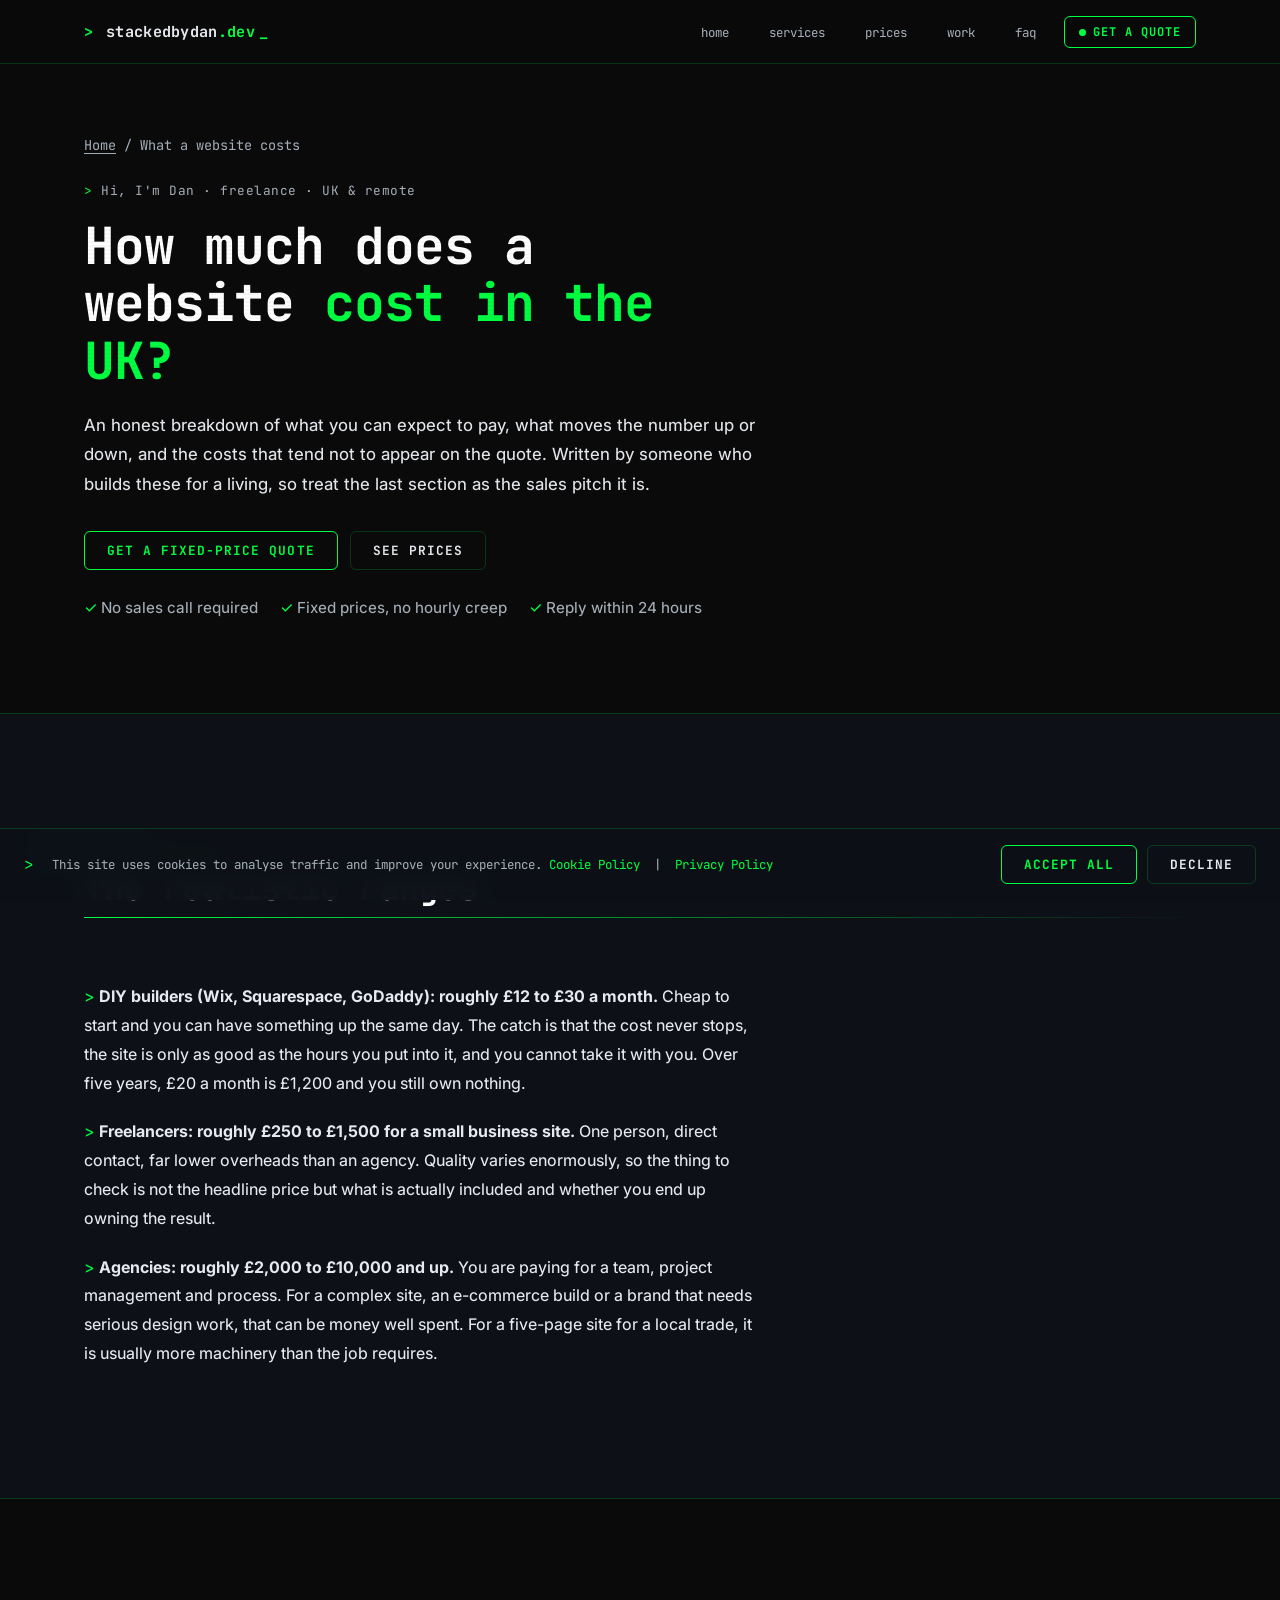
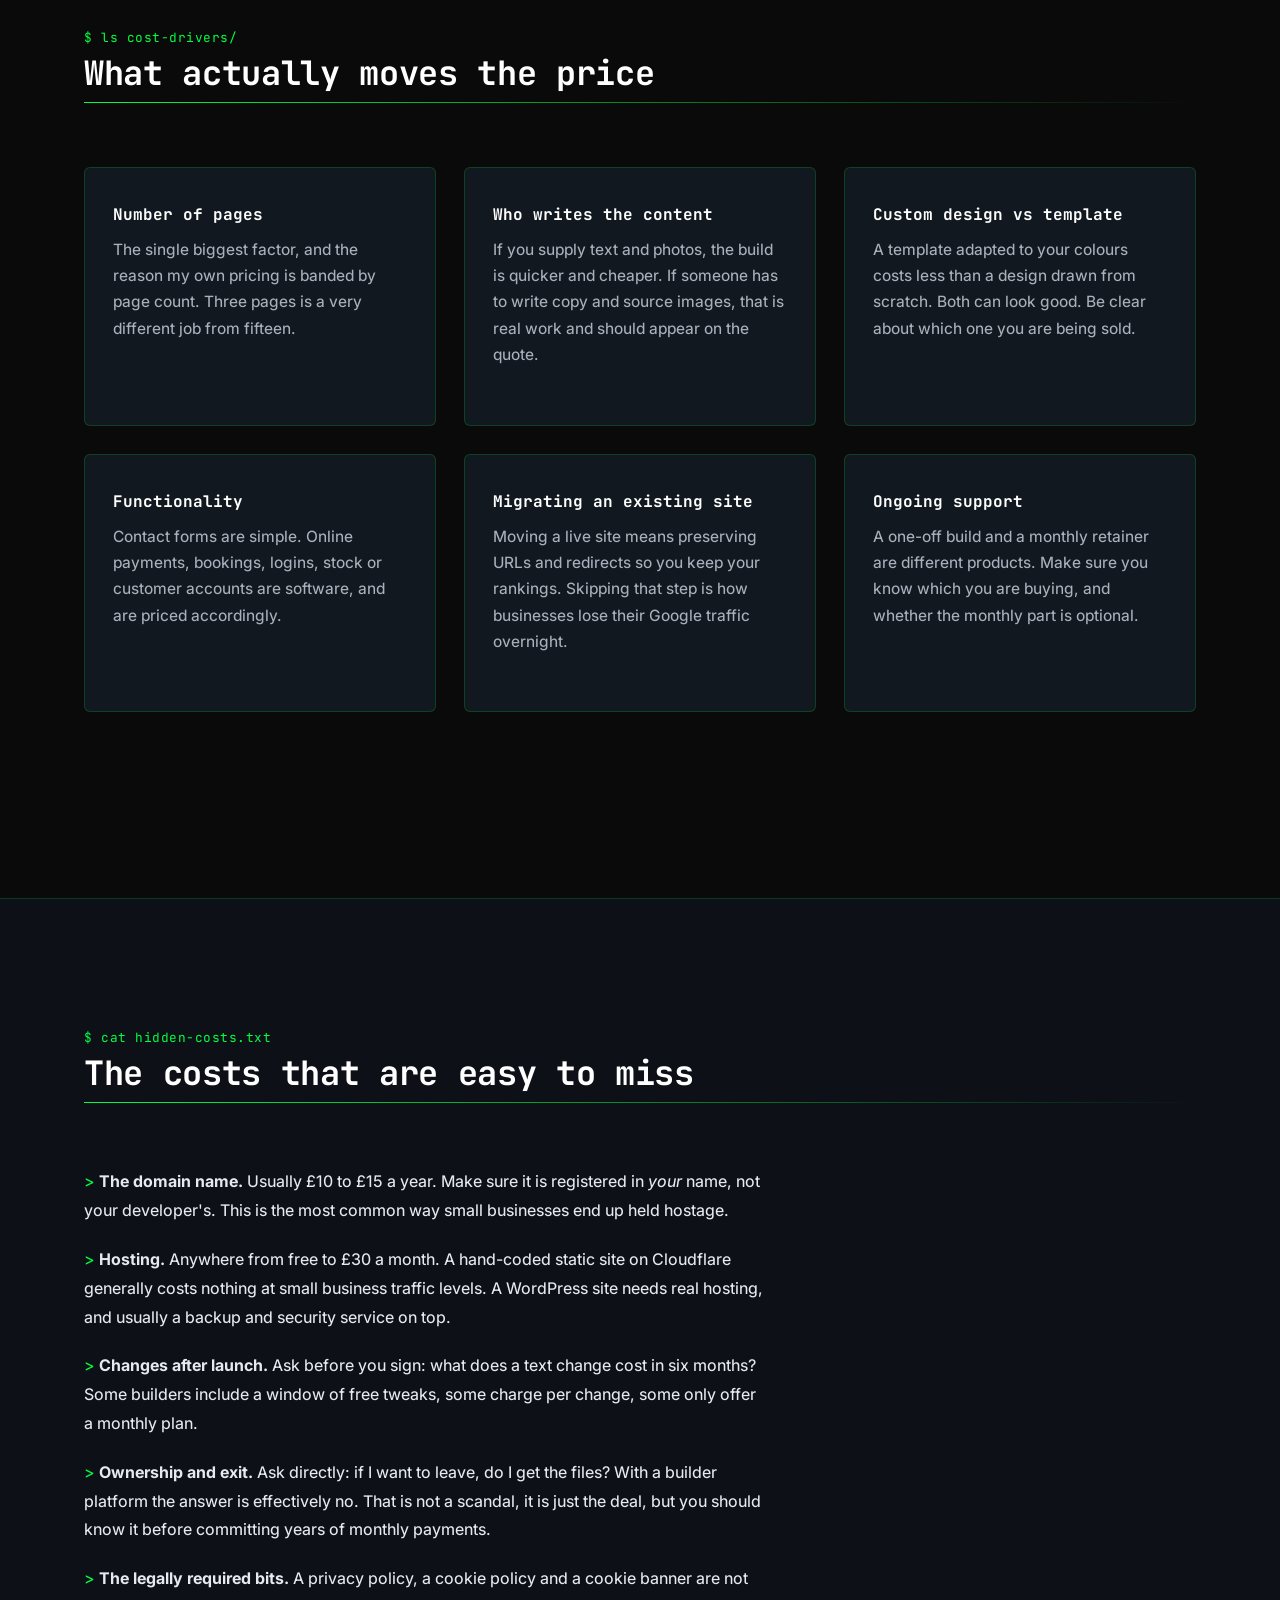
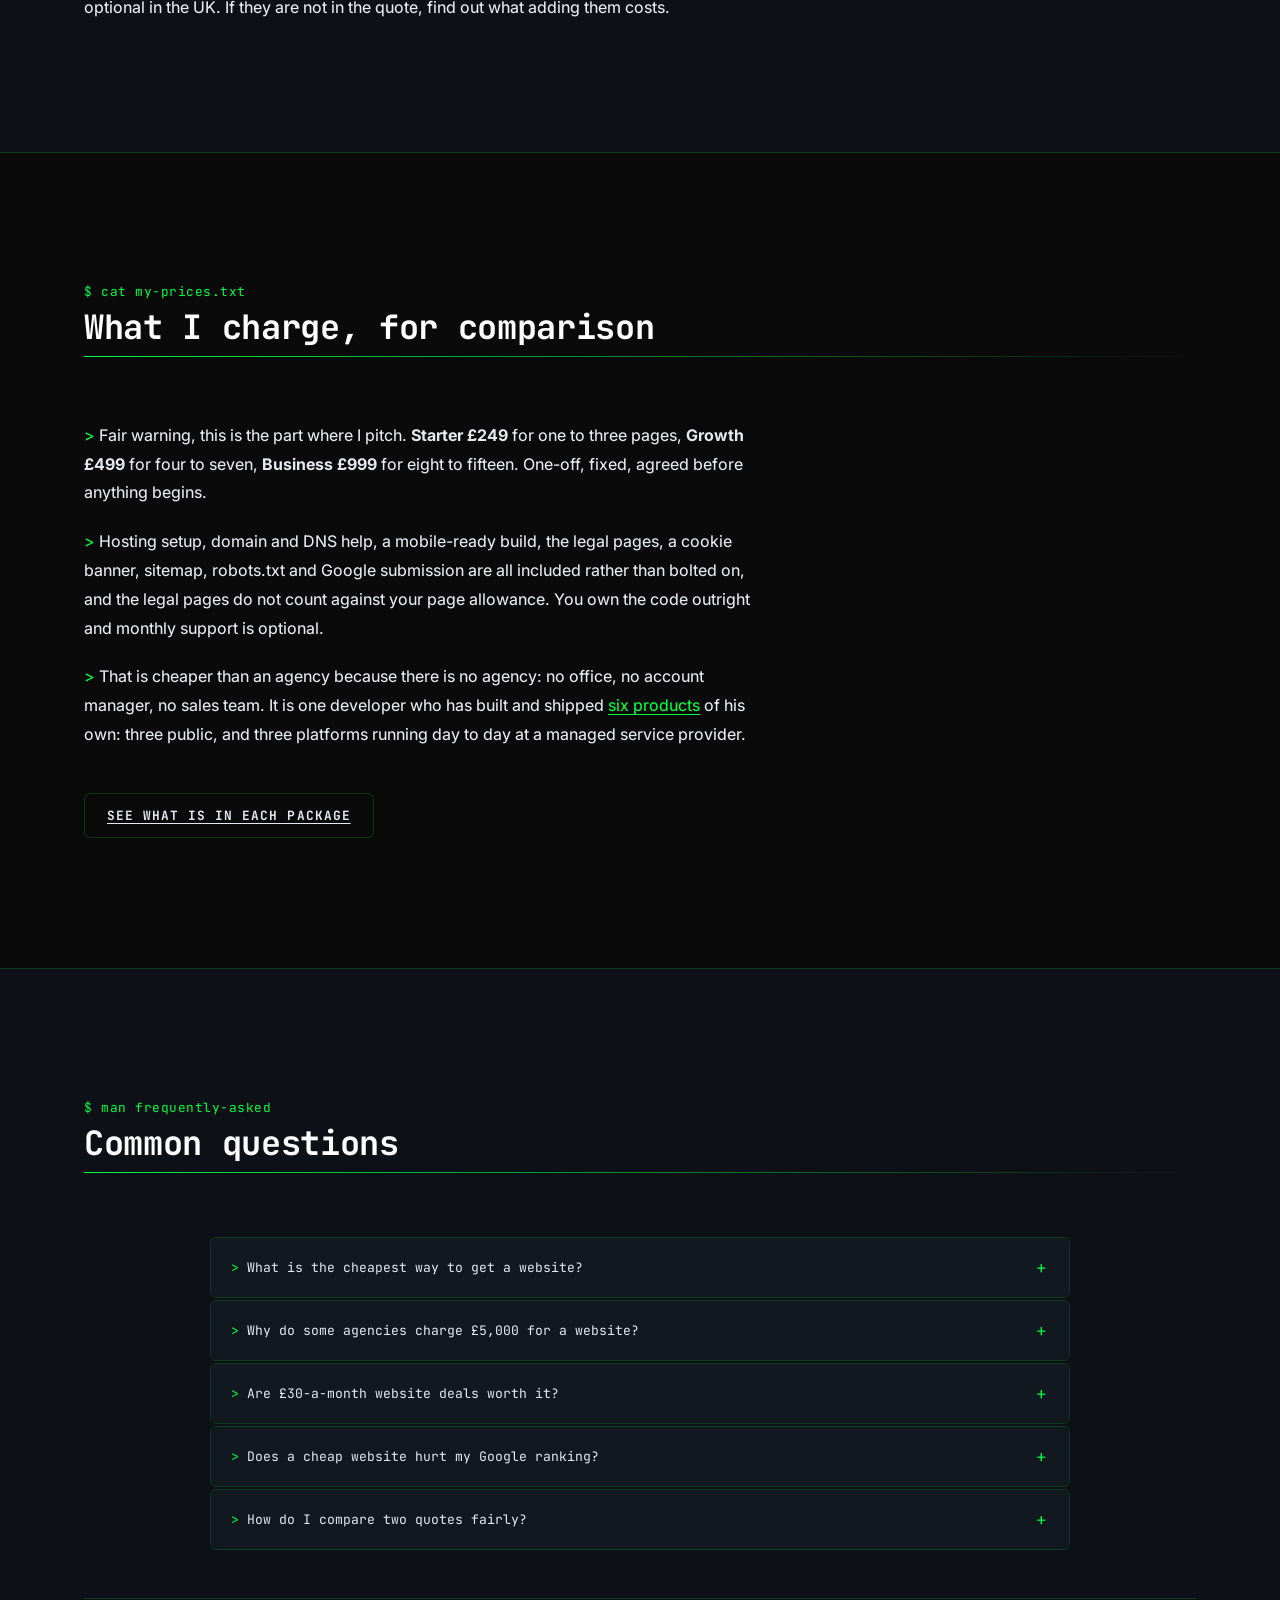
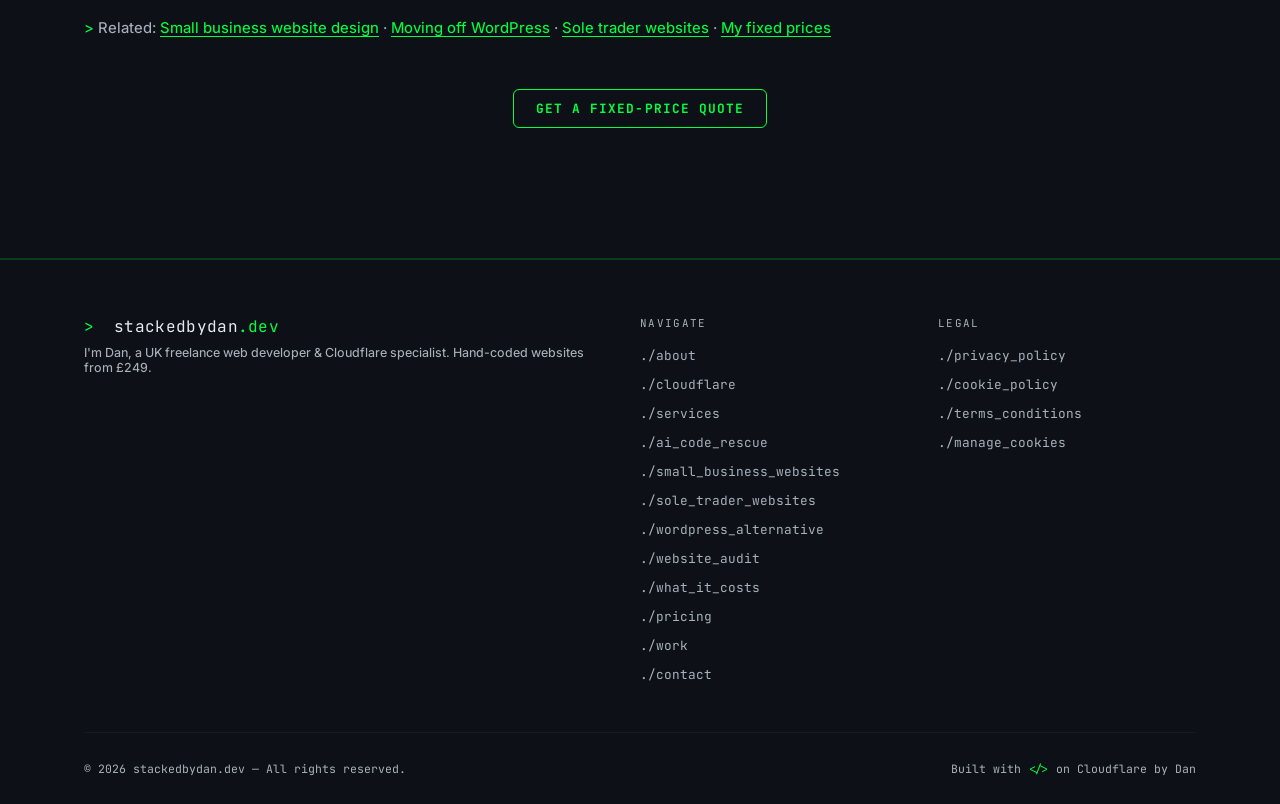
<file: website-cost-uk.html>
<!DOCTYPE html>
<html lang="en-GB">
<head>
  <meta charset="UTF-8" />
  <meta name="viewport" content="width=device-width, initial-scale=1.0" />

  <title>How Much Does a Website Cost in the UK? An Honest Guide | StackedByDan</title>
  <meta name="description" content="What a small business website really costs in the UK, from DIY builders to agencies. Real price ranges, what changes the price, the hidden costs, and what to ask any quote." />
  <meta name="author" content="Daniel Golding" />
  <meta name="robots" content="index, follow, max-snippet:-1, max-image-preview:large" />
  <meta name="theme-color" content="#0a0a0a" />
  <link rel="canonical" href="https://stackedbydan.dev/website-cost-uk" />

  <meta property="og:type"        content="website" />
  <meta property="og:url"         content="https://stackedbydan.dev/website-cost-uk" />
  <meta property="og:site_name"   content="StackedByDan" />
  <meta property="og:locale"      content="en_GB" />
  <meta property="og:title"       content="How Much Does a Website Cost in the UK? An Honest Guide | StackedByDan" />
  <meta property="og:description" content="What a small business website really costs in the UK, from DIY builders to agencies. Real price ranges, what changes the price, the hidden costs, and what to ask any quote." />
  <meta property="og:image"       content="https://stackedbydan.dev/assets/og-image.png" />
  <meta property="og:image:width"  content="1200" />
  <meta property="og:image:height" content="630" />
  <meta name="twitter:card"        content="summary_large_image" />
  <meta name="twitter:title"       content="How Much Does a Website Cost in the UK? An Honest Guide | StackedByDan" />
  <meta name="twitter:description" content="What a small business website really costs in the UK, from DIY builders to agencies. Real price ranges, what changes the price, the hidden costs, and what to ask any quote." />
  <meta name="twitter:image"       content="https://stackedbydan.dev/assets/og-image.png" />

  <link rel="icon"             type="image/svg+xml" href="/favicon.svg" sizes="any" />
  <link rel="icon"             type="image/png"     href="/favicon-96x96.png" sizes="96x96" />
  <link rel="apple-touch-icon" sizes="180x180"      href="/apple-touch-icon.png" />
  <link rel="manifest"                              href="/site.webmanifest" />

  <script type="application/ld+json">
  {
    "@context": "https://schema.org",
    "@graph": [
      {
        "@type": "Service",
        "@id": "https://stackedbydan.dev/website-cost-uk#service",
        "name": "Website pricing guidance",
        "serviceType": "Web design cost guide",
        "url": "https://stackedbydan.dev/website-cost-uk",
        "description": "A guide to what small business websites cost in the UK across DIY builders, freelancers and agencies, including hidden costs and how to compare quotes fairly.",
        "provider": {
          "@id": "https://stackedbydan.dev/#person"
        },
        "areaServed": [
          {
            "@type": "Country",
            "name": "United Kingdom"
          }
        ],
        "audience": {
          "@type": "BusinessAudience",
          "name": "UK small businesses and sole traders"
        }
      },
      {
        "@type": "BreadcrumbList",
        "@id": "https://stackedbydan.dev/website-cost-uk#breadcrumbs",
        "itemListElement": [
          {
            "@type": "ListItem",
            "position": 1,
            "name": "Home",
            "item": "https://stackedbydan.dev/"
          },
          {
            "@type": "ListItem",
            "position": 2,
            "name": "What a website costs",
            "item": "https://stackedbydan.dev/website-cost-uk"
          }
        ]
      },
      {
        "@type": "FAQPage",
        "@id": "https://stackedbydan.dev/website-cost-uk#faq",
        "mainEntity": [
          {
            "@type": "Question",
            "name": "What is the cheapest way to get a website?",
            "acceptedAnswer": {
              "@type": "Answer",
              "text": "Honestly, a DIY builder on a monthly plan, if your time is free and you are happy doing the work yourself. The cost shows up later: the monthly fee never stops, the site is usually slower, and you cannot take it with you if you leave. For many sole traders a well-built one-off site works out cheaper within two to three years."
            }
          },
          {
            "@type": "Question",
            "name": "Why do some agencies charge £5,000 for a website?",
            "acceptedAnswer": {
              "@type": "Answer",
              "text": "Often for legitimate reasons: a team, a researched design, copywriting, project management and ongoing accountability. For a large or complex site that can be good value. For a five-page site for a local business it is usually more process than the job needs, and you are paying for overheads rather than output."
            }
          },
          {
            "@type": "Question",
            "name": "Are £30-a-month website deals worth it?",
            "acceptedAnswer": {
              "@type": "Answer",
              "text": "Sometimes, but read what happens at the end. Many are a build cost spread over a contract, and if you stop paying you lose the site entirely. Over three years, £30 a month is well over £1,000 for something you never own. Ask what you are left with if you cancel."
            }
          },
          {
            "@type": "Question",
            "name": "Does a cheap website hurt my Google ranking?",
            "acceptedAnswer": {
              "@type": "Answer",
              "text": "Price is not the factor. Google cares about speed, mobile usability, sensible structure, and whether the content answers what people searched for. A cheap site built properly can outrank an expensive one built badly. What does cause damage is migrating a site without redirects, or burying your content behind slow, heavy page-builder code."
            }
          },
          {
            "@type": "Question",
            "name": "How do I compare two quotes fairly?",
            "acceptedAnswer": {
              "@type": "Answer",
              "text": "Ask every quote the same five questions: how many pages, who writes the content, do I own the code at the end, what are the ongoing costs, and what does a change cost after launch. Most of the apparent price gap between quotes disappears once those are answered."
            }
          }
        ]
      },
      {
        "@type": "WebPage",
        "@id": "https://stackedbydan.dev/website-cost-uk",
        "url": "https://stackedbydan.dev/website-cost-uk",
        "name": "How Much Does a Website Cost in the UK? An Honest Guide | StackedByDan",
        "description": "What a small business website really costs in the UK, from DIY builders to agencies. Real price ranges, what changes the price, the hidden costs, and what to ask any quote.",
        "isPartOf": {
          "@id": "https://stackedbydan.dev/#website"
        },
        "about": {
          "@id": "https://stackedbydan.dev/website-cost-uk#service"
        },
        "inLanguage": "en-GB"
      }
    ]
  }
  </script>

  <link rel="preconnect" href="https://fonts.googleapis.com" />
  <link rel="preconnect" href="https://fonts.gstatic.com" crossorigin />
  <link href="https://fonts.googleapis.com/css2?family=Inter:wght@400..600&family=JetBrains+Mono:wght@400;600;700&display=swap" rel="stylesheet" />
  <link rel="stylesheet" href="/css/style.css?v=20261106d" />
  <noscript><style>.reveal{opacity:1!important;transform:none!important}</style></noscript>
</head>
<body>

  <a href="#main-content" class="skip-link">Skip to main content</a>

  <nav id="navbar" aria-label="Main navigation">
    <div class="nav-container">
      <a href="/" class="nav-logo">
        <span class="prompt" aria-hidden="true">&gt;&nbsp;</span>
        <span class="logo-text">stackedbydan<span class="accent">.dev</span></span>
        <span class="cursor-blink" aria-hidden="true">_</span>
      </a>
      <button class="nav-toggle" id="nav-toggle" aria-label="Toggle navigation" aria-expanded="false" aria-controls="nav-links">
        <span></span><span></span><span></span>
      </button>
      <ul class="nav-links" id="nav-links">
        <li><a href="/"           class="nav-link"><span class="prompt" aria-hidden="true">~/</span>home</a></li>
        <li><a href="/#services"  class="nav-link"><span class="prompt" aria-hidden="true">~/</span>services</a></li>
        <li><a href="/#packages"  class="nav-link"><span class="prompt" aria-hidden="true">~/</span>prices</a></li>
        <li><a href="/#portfolio" class="nav-link"><span class="prompt" aria-hidden="true">~/</span>work</a></li>
        <li><a href="#page-faq"   class="nav-link"><span class="prompt" aria-hidden="true">~/</span>faq</a></li>
        <li><a href="/?project=website#contact" class="btn btn-primary nav-cta"><span class="pulse-dot" aria-hidden="true"></span>Get a quote</a></li>
      </ul>
    </div>
  </nav>

  <main id="main-content">

    <section id="hero" class="page-hero" aria-labelledby="hero-heading">
      <div class="container">
        <p class="breadcrumb"><a href="/">Home</a> <span aria-hidden="true">/</span> What a website costs</p>
        <p class="hero-eyebrow"><span class="prompt" aria-hidden="true">&gt;&nbsp;</span>Hi, I'm Dan &middot; freelance &middot; UK &amp; remote</p>
        <h1 id="hero-heading" class="hero-title">How much does a website <span class="accent">cost in the UK?</span></h1>
        <p class="hero-sub">An honest breakdown of what you can expect to pay, what moves the number up or down, and the costs that tend not to appear on the quote. Written by someone who builds these for a living, so treat the last section as the sales pitch it is.</p>
        <div class="hero-cta">
          <a href="/?project=website#contact" class="btn btn-primary">Get a fixed-price quote</a>
          <a href="/#packages" class="btn btn-ghost">See prices</a>
        </div>
        <ul class="hero-proof">
          <li><span class="accent">&#10003;</span> No sales call required</li>
          <li><span class="accent">&#10003;</span> Fixed prices, no hourly creep</li>
          <li><span class="accent">&#10003;</span> Reply within 24 hours</li>
        </ul>
      </div>
    </section>

    <section id="ranges" aria-labelledby="ranges-heading">
      <div class="container">
        <div class="section-header">
          <span class="section-cmd" aria-hidden="true">$ cat ranges.txt</span>
          <h2 class="section-title" id="ranges-heading">The realistic ranges</h2>
        </div>
<div class="about-text reveal">
<p><span class="accent">&gt;</span> <strong>DIY builders (Wix, Squarespace, GoDaddy): roughly £12 to £30 a month.</strong> Cheap to start and you can have something up the same day. The catch is that the cost never stops, the site is only as good as the hours you put into it, and you cannot take it with you. Over five years, £20 a month is £1,200 and you still own nothing.</p>
<p><span class="accent">&gt;</span> <strong>Freelancers: roughly £250 to £1,500 for a small business site.</strong> One person, direct contact, far lower overheads than an agency. Quality varies enormously, so the thing to check is not the headline price but what is actually included and whether you end up owning the result.</p>
<p><span class="accent">&gt;</span> <strong>Agencies: roughly £2,000 to £10,000 and up.</strong> You are paying for a team, project management and process. For a complex site, an e-commerce build or a brand that needs serious design work, that can be money well spent. For a five-page site for a local trade, it is usually more machinery than the job requires.</p>
</div>
      </div>
    </section>

    <section id="drivers" aria-labelledby="drivers-heading">
      <div class="container">
        <div class="section-header">
          <span class="section-cmd" aria-hidden="true">$ ls cost-drivers/</span>
          <h2 class="section-title" id="drivers-heading">What actually moves the price</h2>
        </div>
<div class="services-grid">
  <div class="service-card reveal"><h3 class="service-title">Number of pages</h3><p class="service-desc">The single biggest factor, and the reason my own pricing is banded by page count. Three pages is a very different job from fifteen.</p></div>
  <div class="service-card reveal"><h3 class="service-title">Who writes the content</h3><p class="service-desc">If you supply text and photos, the build is quicker and cheaper. If someone has to write copy and source images, that is real work and should appear on the quote.</p></div>
  <div class="service-card reveal"><h3 class="service-title">Custom design vs template</h3><p class="service-desc">A template adapted to your colours costs less than a design drawn from scratch. Both can look good. Be clear about which one you are being sold.</p></div>
  <div class="service-card reveal"><h3 class="service-title">Functionality</h3><p class="service-desc">Contact forms are simple. Online payments, bookings, logins, stock or customer accounts are software, and are priced accordingly.</p></div>
  <div class="service-card reveal"><h3 class="service-title">Migrating an existing site</h3><p class="service-desc">Moving a live site means preserving URLs and redirects so you keep your rankings. Skipping that step is how businesses lose their Google traffic overnight.</p></div>
  <div class="service-card reveal"><h3 class="service-title">Ongoing support</h3><p class="service-desc">A one-off build and a monthly retainer are different products. Make sure you know which you are buying, and whether the monthly part is optional.</p></div>
</div>
      </div>
    </section>

    <section id="hidden" aria-labelledby="hidden-heading">
      <div class="container">
        <div class="section-header">
          <span class="section-cmd" aria-hidden="true">$ cat hidden-costs.txt</span>
          <h2 class="section-title" id="hidden-heading">The costs that are easy to miss</h2>
        </div>
<div class="about-text reveal">
<p><span class="accent">&gt;</span> <strong>The domain name.</strong> Usually £10 to £15 a year. Make sure it is registered in <em>your</em> name, not your developer's. This is the most common way small businesses end up held hostage.</p>
<p><span class="accent">&gt;</span> <strong>Hosting.</strong> Anywhere from free to £30 a month. A hand-coded static site on Cloudflare generally costs nothing at small business traffic levels. A WordPress site needs real hosting, and usually a backup and security service on top.</p>
<p><span class="accent">&gt;</span> <strong>Changes after launch.</strong> Ask before you sign: what does a text change cost in six months? Some builders include a window of free tweaks, some charge per change, some only offer a monthly plan.</p>
<p><span class="accent">&gt;</span> <strong>Ownership and exit.</strong> Ask directly: if I want to leave, do I get the files? With a builder platform the answer is effectively no. That is not a scandal, it is just the deal, but you should know it before committing years of monthly payments.</p>
<p><span class="accent">&gt;</span> <strong>The legally required bits.</strong> A privacy policy, a cookie policy and a cookie banner are not optional in the UK. If they are not in the quote, find out what adding them costs.</p>
</div>
      </div>
    </section>

    <section id="mine" aria-labelledby="mine-heading">
      <div class="container">
        <div class="section-header">
          <span class="section-cmd" aria-hidden="true">$ cat my-prices.txt</span>
          <h2 class="section-title" id="mine-heading">What I charge, for comparison</h2>
        </div>
<div class="about-text reveal">
<p><span class="accent">&gt;</span> Fair warning, this is the part where I pitch. <strong>Starter £249</strong> for one to three pages, <strong>Growth £499</strong> for four to seven, <strong>Business £999</strong> for eight to fifteen. One-off, fixed, agreed before anything begins.</p>
<p><span class="accent">&gt;</span> Hosting setup, domain and DNS help, a mobile-ready build, the legal pages, a cookie banner, sitemap, robots.txt and Google submission are all included rather than bolted on, and the legal pages do not count against your page allowance. You own the code outright and monthly support is optional.</p>
<p><span class="accent">&gt;</span> That is cheaper than an agency because there is no agency: no office, no account manager, no sales team. It is one developer who has built and shipped <a href="/#portfolio">six products</a> of his own: three public, and three platforms running day to day at a managed service provider.</p>
<div class="hero-cta" style="margin-top:24px"><a href="/#packages" class="btn btn-ghost">See what is in each package</a></div>
</div>
      </div>
    </section>

    <section id="page-faq" aria-labelledby="page-faq-heading">
      <div class="container">
        <div class="section-header">
          <span class="section-cmd" aria-hidden="true">$ man frequently-asked</span>
          <h2 class="section-title" id="page-faq-heading">Common questions</h2>
        </div>
        <div class="faq-list">
          <div class="faq-item reveal">
            <h3><button class="faq-question" aria-expanded="false"><span class="prompt" aria-hidden="true">&gt;&nbsp;</span>What is the cheapest way to get a website?<span class="faq-icon" aria-hidden="true">+</span></button></h3>
            <div class="faq-answer"><p>Honestly, a DIY builder on a monthly plan, if your time is free and you are happy doing the work yourself. The cost shows up later: the monthly fee never stops, the site is usually slower, and you cannot take it with you if you leave. For many sole traders a well-built one-off site works out cheaper within two to three years.</p></div>
          </div>
          <div class="faq-item reveal">
            <h3><button class="faq-question" aria-expanded="false"><span class="prompt" aria-hidden="true">&gt;&nbsp;</span>Why do some agencies charge £5,000 for a website?<span class="faq-icon" aria-hidden="true">+</span></button></h3>
            <div class="faq-answer"><p>Often for legitimate reasons: a team, a researched design, copywriting, project management and ongoing accountability. For a large or complex site that can be good value. For a five-page site for a local business it is usually more process than the job needs, and you are paying for overheads rather than output.</p></div>
          </div>
          <div class="faq-item reveal">
            <h3><button class="faq-question" aria-expanded="false"><span class="prompt" aria-hidden="true">&gt;&nbsp;</span>Are £30-a-month website deals worth it?<span class="faq-icon" aria-hidden="true">+</span></button></h3>
            <div class="faq-answer"><p>Sometimes, but read what happens at the end. Many are a build cost spread over a contract, and if you stop paying you lose the site entirely. Over three years, £30 a month is well over £1,000 for something you never own. Ask what you are left with if you cancel.</p></div>
          </div>
          <div class="faq-item reveal">
            <h3><button class="faq-question" aria-expanded="false"><span class="prompt" aria-hidden="true">&gt;&nbsp;</span>Does a cheap website hurt my Google ranking?<span class="faq-icon" aria-hidden="true">+</span></button></h3>
            <div class="faq-answer"><p>Price is not the factor. Google cares about speed, mobile usability, sensible structure, and whether the content answers what people searched for. A cheap site built properly can outrank an expensive one built badly. What does cause damage is migrating a site without redirects, or burying your content behind slow, heavy page-builder code.</p></div>
          </div>
          <div class="faq-item reveal">
            <h3><button class="faq-question" aria-expanded="false"><span class="prompt" aria-hidden="true">&gt;&nbsp;</span>How do I compare two quotes fairly?<span class="faq-icon" aria-hidden="true">+</span></button></h3>
            <div class="faq-answer"><p>Ask every quote the same five questions: how many pages, who writes the content, do I own the code at the end, what are the ongoing costs, and what does a change cost after launch. Most of the apparent price gap between quotes disappears once those are answered.</p></div>
          </div>
        </div>

        <p class="portfolio-note reveal" style="margin-top:48px">
          <span class="prompt" aria-hidden="true">&gt;</span>
          Related: <a href="/small-business-website-design">Small business website design</a> &middot; <a href="/wordpress-alternative">Moving off WordPress</a> &middot; <a href="/sole-trader-website">Sole trader websites</a> &middot; <a href="/#packages">My fixed prices</a>
        </p>

        <div class="services-cta" style="margin-top:32px">
          <a href="/?project=website#contact" class="btn btn-primary">Get a fixed-price quote</a>
        </div>
      </div>
    </section>

  </main>

  <footer>
    <div class="container">
      <div class="footer-grid">
        <div class="footer-brand">
          <span class="prompt" aria-hidden="true">&gt;&nbsp;</span>
          <span class="logo-text">stackedbydan<span class="accent">.dev</span></span>
          <p>I'm Dan, a UK freelance web developer &amp; Cloudflare specialist. Hand-coded websites from £249.</p>
        </div>
        <nav class="footer-links" aria-label="Footer navigation">
          <p class="footer-heading">NAVIGATE</p>
          <ul>
            <li><a href="/#about">./about</a></li>
            <li><a href="/cloudflare-developer">./cloudflare</a></li>
            <li><a href="/#services">./services</a></li>
            <li><a href="/ai-generated-code-to-production">./ai_code_rescue</a></li>
            <li><a href="/small-business-website-design">./small_business_websites</a></li>
            <li><a href="/sole-trader-website">./sole_trader_websites</a></li>
            <li><a href="/wordpress-alternative">./wordpress_alternative</a></li>
            <li><a href="/website-speed-audit">./website_audit</a></li>
            <li><a href="/website-cost-uk">./what_it_costs</a></li>
            <li><a href="/#packages">./pricing</a></li>
            <li><a href="/#portfolio">./work</a></li>
            <li><a href="/#contact">./contact</a></li>
          </ul>
        </nav>
        <nav class="footer-links" aria-label="Legal links">
          <p class="footer-heading">LEGAL</p>
          <ul>
            <li><a href="/privacy-policy">./privacy_policy</a></li>
            <li><a href="/cookie-policy">./cookie_policy</a></li>
            <li><a href="/terms">./terms_conditions</a></li>
            <li><a href="#" id="manage-cookies">./manage_cookies</a></li>
          </ul>
        </nav>
      </div>
      <div class="footer-bottom">
        <p>&copy;&nbsp;<span id="year">2026</span>&nbsp;stackedbydan.dev &mdash; All rights reserved.</p>
        <p class="footer-code">Built with <span class="accent">&lt;/&gt;</span> on Cloudflare by Dan</p>
      </div>
    </div>
  </footer>

  <a class="wa-float" href="https://wa.me/447398675182?text=Hi%20Dan%2C%20I%27d%20like%20a%20quote%20for%20a%20website." target="_blank" rel="noopener" aria-label="Message Dan on WhatsApp" title="Message me on WhatsApp">
    <svg viewBox="0 0 24 24" width="22" height="22" aria-hidden="true" focusable="false"><path fill="currentColor" d="M12.04 2c-5.46 0-9.91 4.45-9.91 9.91 0 1.75.46 3.45 1.32 4.95L2.05 22l5.25-1.38a9.87 9.87 0 0 0 4.74 1.21h.01c5.46 0 9.91-4.45 9.91-9.91 0-2.65-1.03-5.14-2.9-7.01A9.82 9.82 0 0 0 12.04 2zm0 18.15h-.01a8.2 8.2 0 0 1-4.19-1.15l-.3-.18-3.12.82.83-3.04-.2-.31a8.17 8.17 0 0 1-1.26-4.38c0-4.54 3.7-8.24 8.25-8.24 2.2 0 4.27.86 5.83 2.42a8.19 8.19 0 0 1 2.41 5.83c0 4.54-3.7 8.23-8.24 8.23zm4.52-6.16c-.25-.12-1.47-.72-1.69-.81-.23-.08-.39-.12-.56.13-.16.24-.64.8-.78.97-.14.16-.29.18-.54.06-.25-.13-1.05-.39-1.99-1.23-.74-.66-1.23-1.47-1.38-1.72-.14-.25-.01-.38.11-.5.11-.11.25-.29.37-.43.13-.15.17-.25.25-.41.08-.17.04-.31-.02-.43-.06-.12-.56-1.34-.76-1.84-.2-.48-.41-.42-.56-.43l-.48-.01c-.17 0-.43.06-.66.31-.23.25-.86.85-.86 2.07 0 1.22.89 2.4 1.01 2.56.12.17 1.75 2.67 4.23 3.74.59.26 1.05.41 1.41.52.59.19 1.13.16 1.56.1.48-.07 1.47-.6 1.67-1.18.21-.58.21-1.07.15-1.18-.06-.1-.22-.17-.47-.29z"/></svg>
    <span>WhatsApp</span>
  </a>
  <button id="back-to-top" aria-label="Back to top" title="Back to top">[ &uarr; top ]</button>
  <script src="/js/main.js?v=20261106e" defer></script>
</body>
</html>
</file>
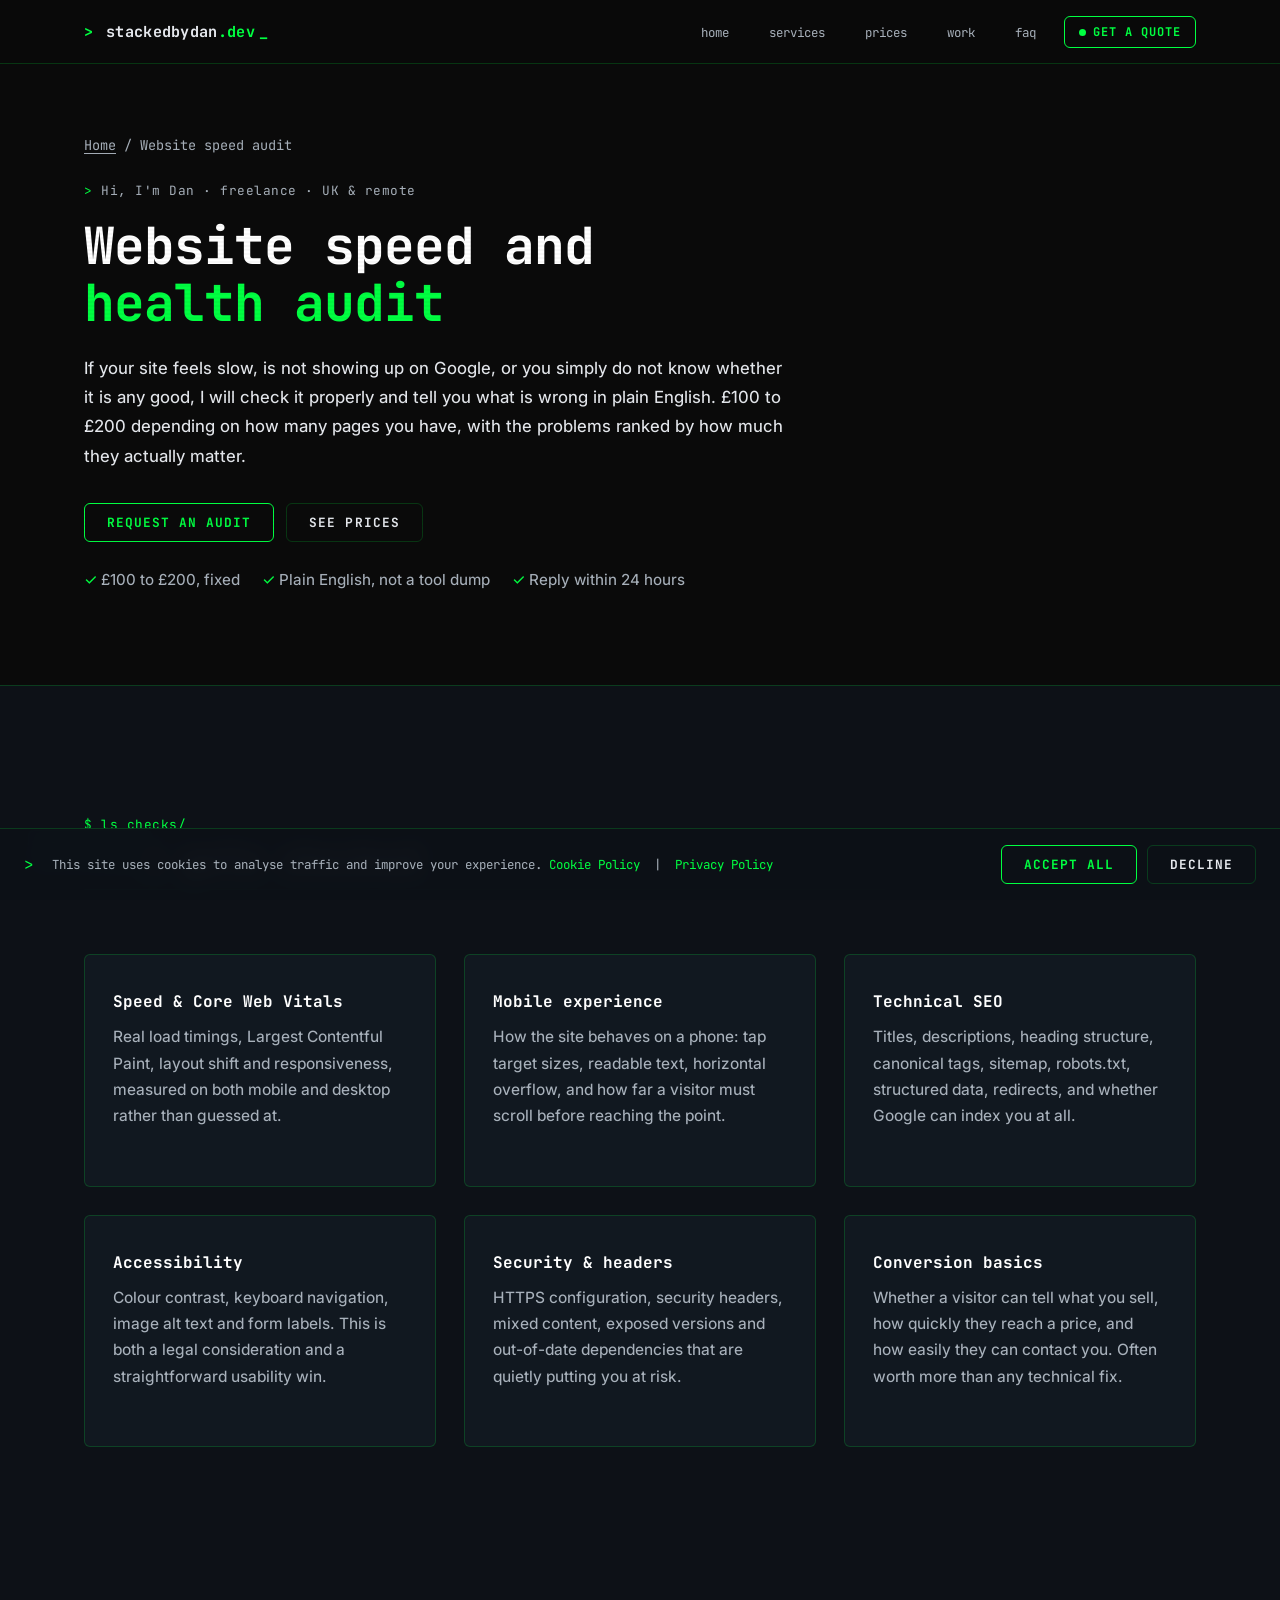
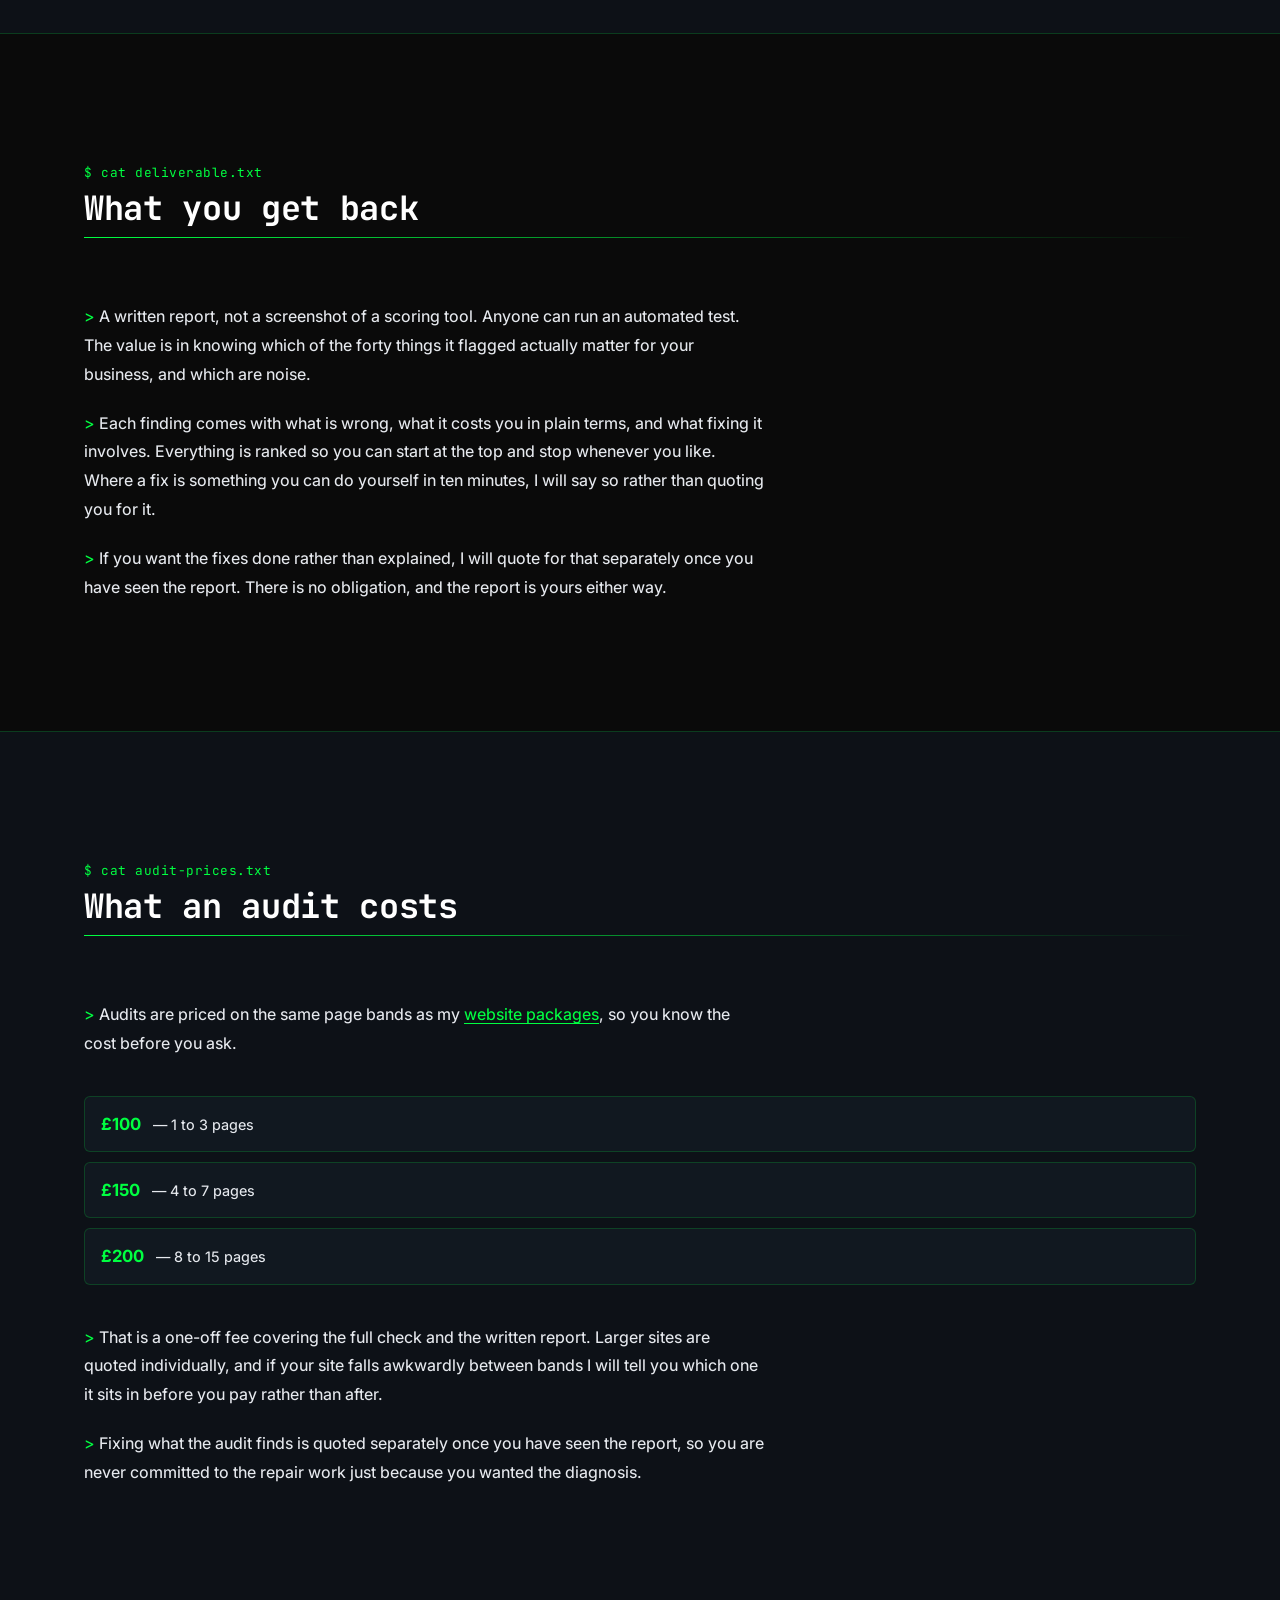
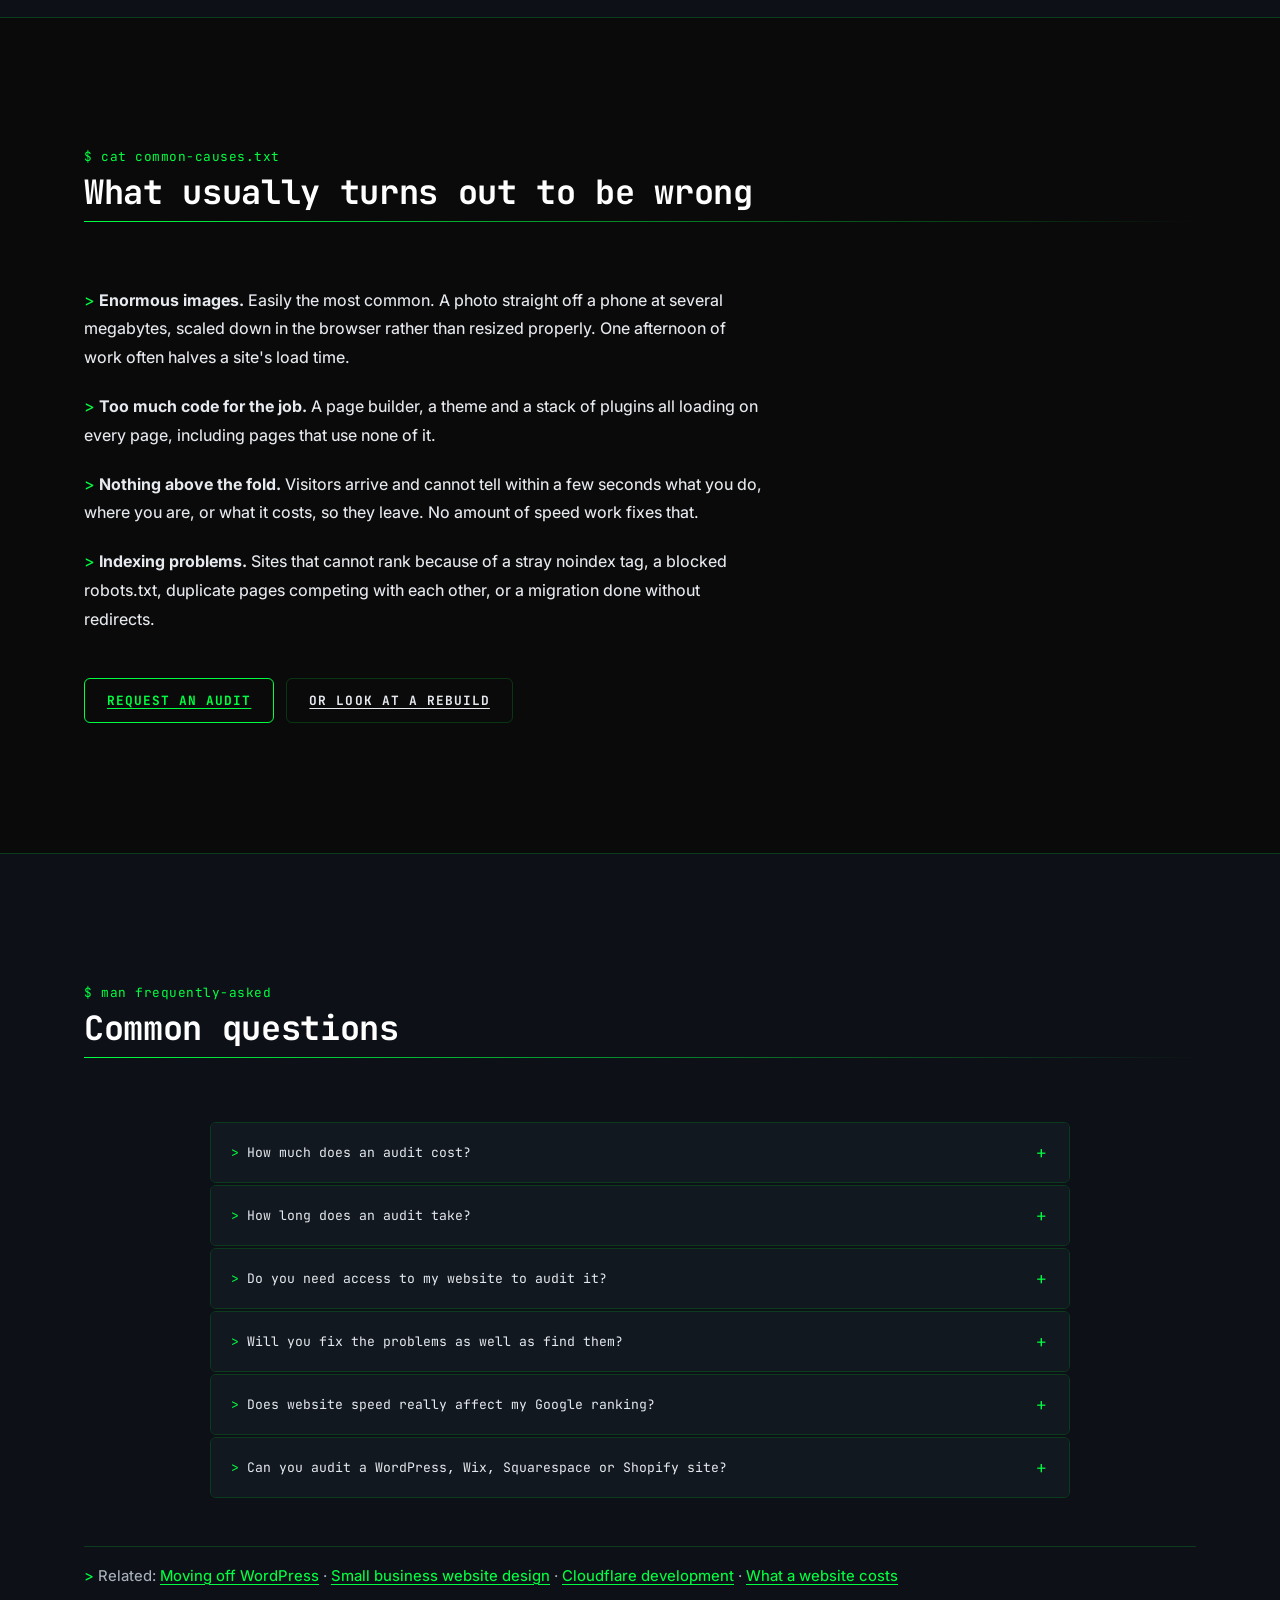
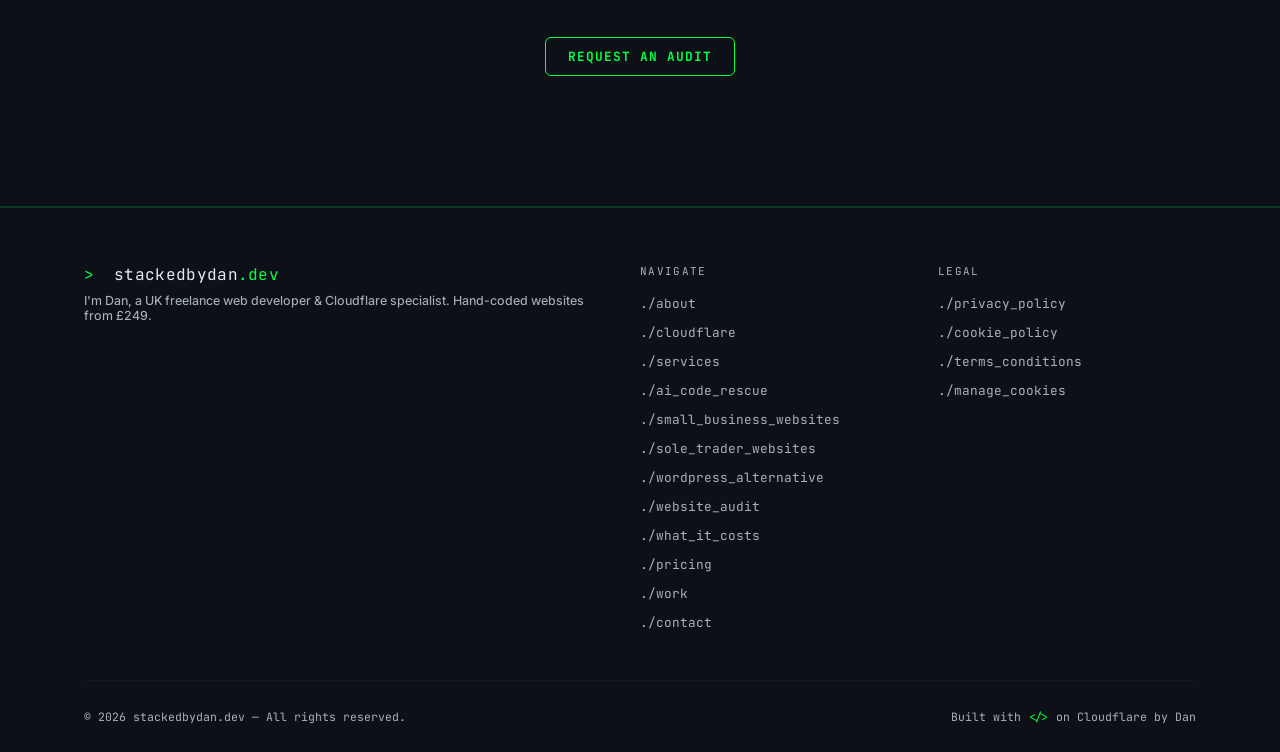
<file: website-speed-audit.html>
<!DOCTYPE html>
<html lang="en-GB">
<head>
  <meta charset="UTF-8" />
  <meta name="viewport" content="width=device-width, initial-scale=1.0" />

  <title>Website Speed &amp; Health Audit UK | StackedByDan</title>
  <meta name="description" content="A plain-English audit of your website: speed, Core Web Vitals, mobile, SEO, accessibility and security. £100 to £200 by page count, with a written report of what to fix and why." />
  <meta name="author" content="Daniel Golding" />
  <meta name="robots" content="index, follow, max-snippet:-1, max-image-preview:large" />
  <meta name="theme-color" content="#0a0a0a" />
  <link rel="canonical" href="https://stackedbydan.dev/website-speed-audit" />

  <meta property="og:type"        content="website" />
  <meta property="og:url"         content="https://stackedbydan.dev/website-speed-audit" />
  <meta property="og:site_name"   content="StackedByDan" />
  <meta property="og:locale"      content="en_GB" />
  <meta property="og:title"       content="Website Speed &amp; Health Audit UK | StackedByDan" />
  <meta property="og:description" content="A plain-English audit of your website: speed, Core Web Vitals, mobile, SEO, accessibility and security. £100 to £200 by page count, with a written report of what to fix and why." />
  <meta property="og:image"       content="https://stackedbydan.dev/assets/og-image.png" />
  <meta property="og:image:width"  content="1200" />
  <meta property="og:image:height" content="630" />
  <meta name="twitter:card"        content="summary_large_image" />
  <meta name="twitter:title"       content="Website Speed &amp; Health Audit UK | StackedByDan" />
  <meta name="twitter:description" content="A plain-English audit of your website: speed, Core Web Vitals, mobile, SEO, accessibility and security. £100 to £200 by page count, with a written report of what to fix and why." />
  <meta name="twitter:image"       content="https://stackedbydan.dev/assets/og-image.png" />

  <link rel="icon"             type="image/svg+xml" href="/favicon.svg" sizes="any" />
  <link rel="icon"             type="image/png"     href="/favicon-96x96.png" sizes="96x96" />
  <link rel="apple-touch-icon" sizes="180x180"      href="/apple-touch-icon.png" />
  <link rel="manifest"                              href="/site.webmanifest" />

  <script type="application/ld+json">
  {
    "@context": "https://schema.org",
    "@graph": [
      {
        "@type": "Service",
        "@id": "https://stackedbydan.dev/website-speed-audit#service",
        "name": "Website audit and speed optimisation",
        "serviceType": "Website performance, SEO and accessibility audit",
        "url": "https://stackedbydan.dev/website-speed-audit",
        "description": "A manual audit of an existing website covering load speed, Core Web Vitals, mobile experience, technical SEO, accessibility and security headers, delivered as a prioritised written report.",
        "provider": {
          "@id": "https://stackedbydan.dev/#person"
        },
        "areaServed": [
          {
            "@type": "Country",
            "name": "United Kingdom"
          }
        ],
        "audience": {
          "@type": "BusinessAudience",
          "name": "UK small businesses and sole traders"
        }
      },
      {
        "@type": "BreadcrumbList",
        "@id": "https://stackedbydan.dev/website-speed-audit#breadcrumbs",
        "itemListElement": [
          {
            "@type": "ListItem",
            "position": 1,
            "name": "Home",
            "item": "https://stackedbydan.dev/"
          },
          {
            "@type": "ListItem",
            "position": 2,
            "name": "Website speed audit",
            "item": "https://stackedbydan.dev/website-speed-audit"
          }
        ]
      },
      {
        "@type": "FAQPage",
        "@id": "https://stackedbydan.dev/website-speed-audit#faq",
        "mainEntity": [
          {
            "@type": "Question",
            "name": "How much does an audit cost?",
            "acceptedAnswer": {
              "@type": "Answer",
              "text": "It is priced by the size of the site, using the same page bands as my website packages: £100 for one to three pages, £150 for four to seven, and £200 for eight to fifteen. That is a one-off fee for the full check and the written report. Larger sites are quoted individually, and fixing what is found is quoted separately after you have read the report."
            }
          },
          {
            "@type": "Question",
            "name": "How long does an audit take?",
            "acceptedAnswer": {
              "@type": "Answer",
              "text": "Usually two to three working days from the point I can access the site, depending on how many pages there are. If something urgent turns up, such as the site being blocked from Google entirely or a security problem, I will tell you straight away rather than waiting for the finished report."
            }
          },
          {
            "@type": "Question",
            "name": "Do you need access to my website to audit it?",
            "acceptedAnswer": {
              "@type": "Answer",
              "text": "For most of it, no. Speed, SEO, mobile, accessibility and security can all be assessed from the public site. Access to Google Search Console or Analytics makes the findings sharper because I can see what is actually happening, but it is optional and view-only access is plenty."
            }
          },
          {
            "@type": "Question",
            "name": "Will you fix the problems as well as find them?",
            "acceptedAnswer": {
              "@type": "Answer",
              "text": "If you want me to. The audit and the fixes are priced separately and deliberately so, because the report is useful on its own and you may well have someone who already maintains the site. If you do want the work done, I quote for it once you have seen what is involved."
            }
          },
          {
            "@type": "Question",
            "name": "Does website speed really affect my Google ranking?",
            "acceptedAnswer": {
              "@type": "Answer",
              "text": "It is one factor among many, and it is not the biggest. Content relevance matters more. But speed affects whether visitors stay, and on mobile a slow site loses people before the page even appears, so it affects your results whether or not Google is counting it directly."
            }
          },
          {
            "@type": "Question",
            "name": "Can you audit a WordPress, Wix, Squarespace or Shopify site?",
            "acceptedAnswer": {
              "@type": "Answer",
              "text": "Yes, any platform. The checks are the same because they are about what the site actually sends to a visitor rather than what built it. On a hosted platform some fixes will be limited by what the platform allows, and I will be clear about which recommendations you can act on and which you cannot."
            }
          }
        ]
      },
      {
        "@type": "WebPage",
        "@id": "https://stackedbydan.dev/website-speed-audit",
        "url": "https://stackedbydan.dev/website-speed-audit",
        "name": "Website Speed & Health Audit UK | StackedByDan",
        "description": "A plain-English audit of your website: speed, Core Web Vitals, mobile, SEO, accessibility and security. £100 to £200 by page count, with a written report of what to fix and why.",
        "isPartOf": {
          "@id": "https://stackedbydan.dev/#website"
        },
        "about": {
          "@id": "https://stackedbydan.dev/website-speed-audit#service"
        },
        "inLanguage": "en-GB"
      }
    ]
  }
  </script>

  <link rel="preconnect" href="https://fonts.googleapis.com" />
  <link rel="preconnect" href="https://fonts.gstatic.com" crossorigin />
  <link href="https://fonts.googleapis.com/css2?family=Inter:wght@400..600&family=JetBrains+Mono:wght@400;600;700&display=swap" rel="stylesheet" />
  <link rel="stylesheet" href="/css/style.css?v=20261106d" />
  <noscript><style>.reveal{opacity:1!important;transform:none!important}</style></noscript>
</head>
<body>

  <a href="#main-content" class="skip-link">Skip to main content</a>

  <nav id="navbar" aria-label="Main navigation">
    <div class="nav-container">
      <a href="/" class="nav-logo">
        <span class="prompt" aria-hidden="true">&gt;&nbsp;</span>
        <span class="logo-text">stackedbydan<span class="accent">.dev</span></span>
        <span class="cursor-blink" aria-hidden="true">_</span>
      </a>
      <button class="nav-toggle" id="nav-toggle" aria-label="Toggle navigation" aria-expanded="false" aria-controls="nav-links">
        <span></span><span></span><span></span>
      </button>
      <ul class="nav-links" id="nav-links">
        <li><a href="/"           class="nav-link"><span class="prompt" aria-hidden="true">~/</span>home</a></li>
        <li><a href="/#services"  class="nav-link"><span class="prompt" aria-hidden="true">~/</span>services</a></li>
        <li><a href="/#packages"  class="nav-link"><span class="prompt" aria-hidden="true">~/</span>prices</a></li>
        <li><a href="/#portfolio" class="nav-link"><span class="prompt" aria-hidden="true">~/</span>work</a></li>
        <li><a href="#page-faq"   class="nav-link"><span class="prompt" aria-hidden="true">~/</span>faq</a></li>
        <li><a href="/?project=audit#contact" class="btn btn-primary nav-cta"><span class="pulse-dot" aria-hidden="true"></span>Get a quote</a></li>
      </ul>
    </div>
  </nav>

  <main id="main-content">

    <section id="hero" class="page-hero" aria-labelledby="hero-heading">
      <div class="container">
        <p class="breadcrumb"><a href="/">Home</a> <span aria-hidden="true">/</span> Website speed audit</p>
        <p class="hero-eyebrow"><span class="prompt" aria-hidden="true">&gt;&nbsp;</span>Hi, I'm Dan &middot; freelance &middot; UK &amp; remote</p>
        <h1 id="hero-heading" class="hero-title">Website speed and <span class="accent">health audit</span></h1>
        <p class="hero-sub">If your site feels slow, is not showing up on Google, or you simply do not know whether it is any good, I will check it properly and tell you what is wrong in plain English. £100 to £200 depending on how many pages you have, with the problems ranked by how much they actually matter.</p>
        <div class="hero-cta">
          <a href="/?project=audit#contact" class="btn btn-primary">Request an audit</a>
          <a href="/#packages" class="btn btn-ghost">See prices</a>
        </div>
        <ul class="hero-proof">
          <li><span class="accent">&#10003;</span> £100 to £200, fixed</li>
          <li><span class="accent">&#10003;</span> Plain English, not a tool dump</li>
          <li><span class="accent">&#10003;</span> Reply within 24 hours</li>
        </ul>
      </div>
    </section>

    <section id="checks" aria-labelledby="checks-heading">
      <div class="container">
        <div class="section-header">
          <span class="section-cmd" aria-hidden="true">$ ls checks/</span>
          <h2 class="section-title" id="checks-heading">What gets checked</h2>
        </div>
<div class="services-grid">
  <div class="service-card reveal"><h3 class="service-title">Speed &amp; Core Web Vitals</h3><p class="service-desc">Real load timings, Largest Contentful Paint, layout shift and responsiveness, measured on both mobile and desktop rather than guessed at.</p></div>
  <div class="service-card reveal"><h3 class="service-title">Mobile experience</h3><p class="service-desc">How the site behaves on a phone: tap target sizes, readable text, horizontal overflow, and how far a visitor must scroll before reaching the point.</p></div>
  <div class="service-card reveal"><h3 class="service-title">Technical SEO</h3><p class="service-desc">Titles, descriptions, heading structure, canonical tags, sitemap, robots.txt, structured data, redirects, and whether Google can index you at all.</p></div>
  <div class="service-card reveal"><h3 class="service-title">Accessibility</h3><p class="service-desc">Colour contrast, keyboard navigation, image alt text and form labels. This is both a legal consideration and a straightforward usability win.</p></div>
  <div class="service-card reveal"><h3 class="service-title">Security &amp; headers</h3><p class="service-desc">HTTPS configuration, security headers, mixed content, exposed versions and out-of-date dependencies that are quietly putting you at risk.</p></div>
  <div class="service-card reveal"><h3 class="service-title">Conversion basics</h3><p class="service-desc">Whether a visitor can tell what you sell, how quickly they reach a price, and how easily they can contact you. Often worth more than any technical fix.</p></div>
</div>
      </div>
    </section>

    <section id="report" aria-labelledby="report-heading">
      <div class="container">
        <div class="section-header">
          <span class="section-cmd" aria-hidden="true">$ cat deliverable.txt</span>
          <h2 class="section-title" id="report-heading">What you get back</h2>
        </div>
<div class="about-text reveal">
<p><span class="accent">&gt;</span> A written report, not a screenshot of a scoring tool. Anyone can run an automated test. The value is in knowing which of the forty things it flagged actually matter for your business, and which are noise.</p>
<p><span class="accent">&gt;</span> Each finding comes with what is wrong, what it costs you in plain terms, and what fixing it involves. Everything is ranked so you can start at the top and stop whenever you like. Where a fix is something you can do yourself in ten minutes, I will say so rather than quoting you for it.</p>
<p><span class="accent">&gt;</span> If you want the fixes done rather than explained, I will quote for that separately once you have seen the report. There is no obligation, and the report is yours either way.</p>
</div>
      </div>
    </section>

    <section id="audit-prices" aria-labelledby="audit-prices-heading">
      <div class="container">
        <div class="section-header">
          <span class="section-cmd" aria-hidden="true">$ cat audit-prices.txt</span>
          <h2 class="section-title" id="audit-prices-heading">What an audit costs</h2>
        </div>
<div class="about-text reveal">
<p><span class="accent">&gt;</span> Audits are priced on the same page bands as my <a href="/#packages">website packages</a>, so you know the cost before you ask.</p>
<ul class="audit-price-list">
  <li><strong>£100</strong> &mdash; 1 to 3 pages</li>
  <li><strong>£150</strong> &mdash; 4 to 7 pages</li>
  <li><strong>£200</strong> &mdash; 8 to 15 pages</li>
</ul>
<p><span class="accent">&gt;</span> That is a one-off fee covering the full check and the written report. Larger sites are quoted individually, and if your site falls awkwardly between bands I will tell you which one it sits in before you pay rather than after.</p>
<p><span class="accent">&gt;</span> Fixing what the audit finds is quoted separately once you have seen the report, so you are never committed to the repair work just because you wanted the diagnosis.</p>
</div>
      </div>
    </section>

    <section id="causes" aria-labelledby="causes-heading">
      <div class="container">
        <div class="section-header">
          <span class="section-cmd" aria-hidden="true">$ cat common-causes.txt</span>
          <h2 class="section-title" id="causes-heading">What usually turns out to be wrong</h2>
        </div>
<div class="about-text reveal">
<p><span class="accent">&gt;</span> <strong>Enormous images.</strong> Easily the most common. A photo straight off a phone at several megabytes, scaled down in the browser rather than resized properly. One afternoon of work often halves a site's load time.</p>
<p><span class="accent">&gt;</span> <strong>Too much code for the job.</strong> A page builder, a theme and a stack of plugins all loading on every page, including pages that use none of it.</p>
<p><span class="accent">&gt;</span> <strong>Nothing above the fold.</strong> Visitors arrive and cannot tell within a few seconds what you do, where you are, or what it costs, so they leave. No amount of speed work fixes that.</p>
<p><span class="accent">&gt;</span> <strong>Indexing problems.</strong> Sites that cannot rank because of a stray noindex tag, a blocked robots.txt, duplicate pages competing with each other, or a migration done without redirects.</p>
<div class="hero-cta" style="margin-top:24px"><a href="/?project=audit#contact" class="btn btn-primary">Request an audit</a><a href="/wordpress-alternative" class="btn btn-ghost">Or look at a rebuild</a></div>
</div>
      </div>
    </section>

    <section id="page-faq" aria-labelledby="page-faq-heading">
      <div class="container">
        <div class="section-header">
          <span class="section-cmd" aria-hidden="true">$ man frequently-asked</span>
          <h2 class="section-title" id="page-faq-heading">Common questions</h2>
        </div>
        <div class="faq-list">
          <div class="faq-item reveal">
            <h3><button class="faq-question" aria-expanded="false"><span class="prompt" aria-hidden="true">&gt;&nbsp;</span>How much does an audit cost?<span class="faq-icon" aria-hidden="true">+</span></button></h3>
            <div class="faq-answer"><p>It is priced by the size of the site, using the same page bands as my website packages: £100 for one to three pages, £150 for four to seven, and £200 for eight to fifteen. That is a one-off fee for the full check and the written report. Larger sites are quoted individually, and fixing what is found is quoted separately after you have read the report.</p></div>
          </div>
          <div class="faq-item reveal">
            <h3><button class="faq-question" aria-expanded="false"><span class="prompt" aria-hidden="true">&gt;&nbsp;</span>How long does an audit take?<span class="faq-icon" aria-hidden="true">+</span></button></h3>
            <div class="faq-answer"><p>Usually two to three working days from the point I can access the site, depending on how many pages there are. If something urgent turns up, such as the site being blocked from Google entirely or a security problem, I will tell you straight away rather than waiting for the finished report.</p></div>
          </div>
          <div class="faq-item reveal">
            <h3><button class="faq-question" aria-expanded="false"><span class="prompt" aria-hidden="true">&gt;&nbsp;</span>Do you need access to my website to audit it?<span class="faq-icon" aria-hidden="true">+</span></button></h3>
            <div class="faq-answer"><p>For most of it, no. Speed, SEO, mobile, accessibility and security can all be assessed from the public site. Access to Google Search Console or Analytics makes the findings sharper because I can see what is actually happening, but it is optional and view-only access is plenty.</p></div>
          </div>
          <div class="faq-item reveal">
            <h3><button class="faq-question" aria-expanded="false"><span class="prompt" aria-hidden="true">&gt;&nbsp;</span>Will you fix the problems as well as find them?<span class="faq-icon" aria-hidden="true">+</span></button></h3>
            <div class="faq-answer"><p>If you want me to. The audit and the fixes are priced separately and deliberately so, because the report is useful on its own and you may well have someone who already maintains the site. If you do want the work done, I quote for it once you have seen what is involved.</p></div>
          </div>
          <div class="faq-item reveal">
            <h3><button class="faq-question" aria-expanded="false"><span class="prompt" aria-hidden="true">&gt;&nbsp;</span>Does website speed really affect my Google ranking?<span class="faq-icon" aria-hidden="true">+</span></button></h3>
            <div class="faq-answer"><p>It is one factor among many, and it is not the biggest. Content relevance matters more. But speed affects whether visitors stay, and on mobile a slow site loses people before the page even appears, so it affects your results whether or not Google is counting it directly.</p></div>
          </div>
          <div class="faq-item reveal">
            <h3><button class="faq-question" aria-expanded="false"><span class="prompt" aria-hidden="true">&gt;&nbsp;</span>Can you audit a WordPress, Wix, Squarespace or Shopify site?<span class="faq-icon" aria-hidden="true">+</span></button></h3>
            <div class="faq-answer"><p>Yes, any platform. The checks are the same because they are about what the site actually sends to a visitor rather than what built it. On a hosted platform some fixes will be limited by what the platform allows, and I will be clear about which recommendations you can act on and which you cannot.</p></div>
          </div>
        </div>

        <p class="portfolio-note reveal" style="margin-top:48px">
          <span class="prompt" aria-hidden="true">&gt;</span>
          Related: <a href="/wordpress-alternative">Moving off WordPress</a> &middot; <a href="/small-business-website-design">Small business website design</a> &middot; <a href="/cloudflare-developer">Cloudflare development</a> &middot; <a href="/website-cost-uk">What a website costs</a>
        </p>

        <div class="services-cta" style="margin-top:32px">
          <a href="/?project=audit#contact" class="btn btn-primary">Request an audit</a>
        </div>
      </div>
    </section>

  </main>

  <footer>
    <div class="container">
      <div class="footer-grid">
        <div class="footer-brand">
          <span class="prompt" aria-hidden="true">&gt;&nbsp;</span>
          <span class="logo-text">stackedbydan<span class="accent">.dev</span></span>
          <p>I'm Dan, a UK freelance web developer &amp; Cloudflare specialist. Hand-coded websites from £249.</p>
        </div>
        <nav class="footer-links" aria-label="Footer navigation">
          <p class="footer-heading">NAVIGATE</p>
          <ul>
            <li><a href="/#about">./about</a></li>
            <li><a href="/cloudflare-developer">./cloudflare</a></li>
            <li><a href="/#services">./services</a></li>
            <li><a href="/ai-generated-code-to-production">./ai_code_rescue</a></li>
            <li><a href="/small-business-website-design">./small_business_websites</a></li>
            <li><a href="/sole-trader-website">./sole_trader_websites</a></li>
            <li><a href="/wordpress-alternative">./wordpress_alternative</a></li>
            <li><a href="/website-speed-audit">./website_audit</a></li>
            <li><a href="/website-cost-uk">./what_it_costs</a></li>
            <li><a href="/#packages">./pricing</a></li>
            <li><a href="/#portfolio">./work</a></li>
            <li><a href="/#contact">./contact</a></li>
          </ul>
        </nav>
        <nav class="footer-links" aria-label="Legal links">
          <p class="footer-heading">LEGAL</p>
          <ul>
            <li><a href="/privacy-policy">./privacy_policy</a></li>
            <li><a href="/cookie-policy">./cookie_policy</a></li>
            <li><a href="/terms">./terms_conditions</a></li>
            <li><a href="#" id="manage-cookies">./manage_cookies</a></li>
          </ul>
        </nav>
      </div>
      <div class="footer-bottom">
        <p>&copy;&nbsp;<span id="year">2026</span>&nbsp;stackedbydan.dev &mdash; All rights reserved.</p>
        <p class="footer-code">Built with <span class="accent">&lt;/&gt;</span> on Cloudflare by Dan</p>
      </div>
    </div>
  </footer>

  <a class="wa-float" href="https://wa.me/447398675182?text=Hi%20Dan%2C%20I%27d%20like%20a%20quote%20for%20a%20website." target="_blank" rel="noopener" aria-label="Message Dan on WhatsApp" title="Message me on WhatsApp">
    <svg viewBox="0 0 24 24" width="22" height="22" aria-hidden="true" focusable="false"><path fill="currentColor" d="M12.04 2c-5.46 0-9.91 4.45-9.91 9.91 0 1.75.46 3.45 1.32 4.95L2.05 22l5.25-1.38a9.87 9.87 0 0 0 4.74 1.21h.01c5.46 0 9.91-4.45 9.91-9.91 0-2.65-1.03-5.14-2.9-7.01A9.82 9.82 0 0 0 12.04 2zm0 18.15h-.01a8.2 8.2 0 0 1-4.19-1.15l-.3-.18-3.12.82.83-3.04-.2-.31a8.17 8.17 0 0 1-1.26-4.38c0-4.54 3.7-8.24 8.25-8.24 2.2 0 4.27.86 5.83 2.42a8.19 8.19 0 0 1 2.41 5.83c0 4.54-3.7 8.23-8.24 8.23zm4.52-6.16c-.25-.12-1.47-.72-1.69-.81-.23-.08-.39-.12-.56.13-.16.24-.64.8-.78.97-.14.16-.29.18-.54.06-.25-.13-1.05-.39-1.99-1.23-.74-.66-1.23-1.47-1.38-1.72-.14-.25-.01-.38.11-.5.11-.11.25-.29.37-.43.13-.15.17-.25.25-.41.08-.17.04-.31-.02-.43-.06-.12-.56-1.34-.76-1.84-.2-.48-.41-.42-.56-.43l-.48-.01c-.17 0-.43.06-.66.31-.23.25-.86.85-.86 2.07 0 1.22.89 2.4 1.01 2.56.12.17 1.75 2.67 4.23 3.74.59.26 1.05.41 1.41.52.59.19 1.13.16 1.56.1.48-.07 1.47-.6 1.67-1.18.21-.58.21-1.07.15-1.18-.06-.1-.22-.17-.47-.29z"/></svg>
    <span>WhatsApp</span>
  </a>
  <button id="back-to-top" aria-label="Back to top" title="Back to top">[ &uarr; top ]</button>
  <script src="/js/main.js?v=20261106e" defer></script>
</body>
</html>
</file>
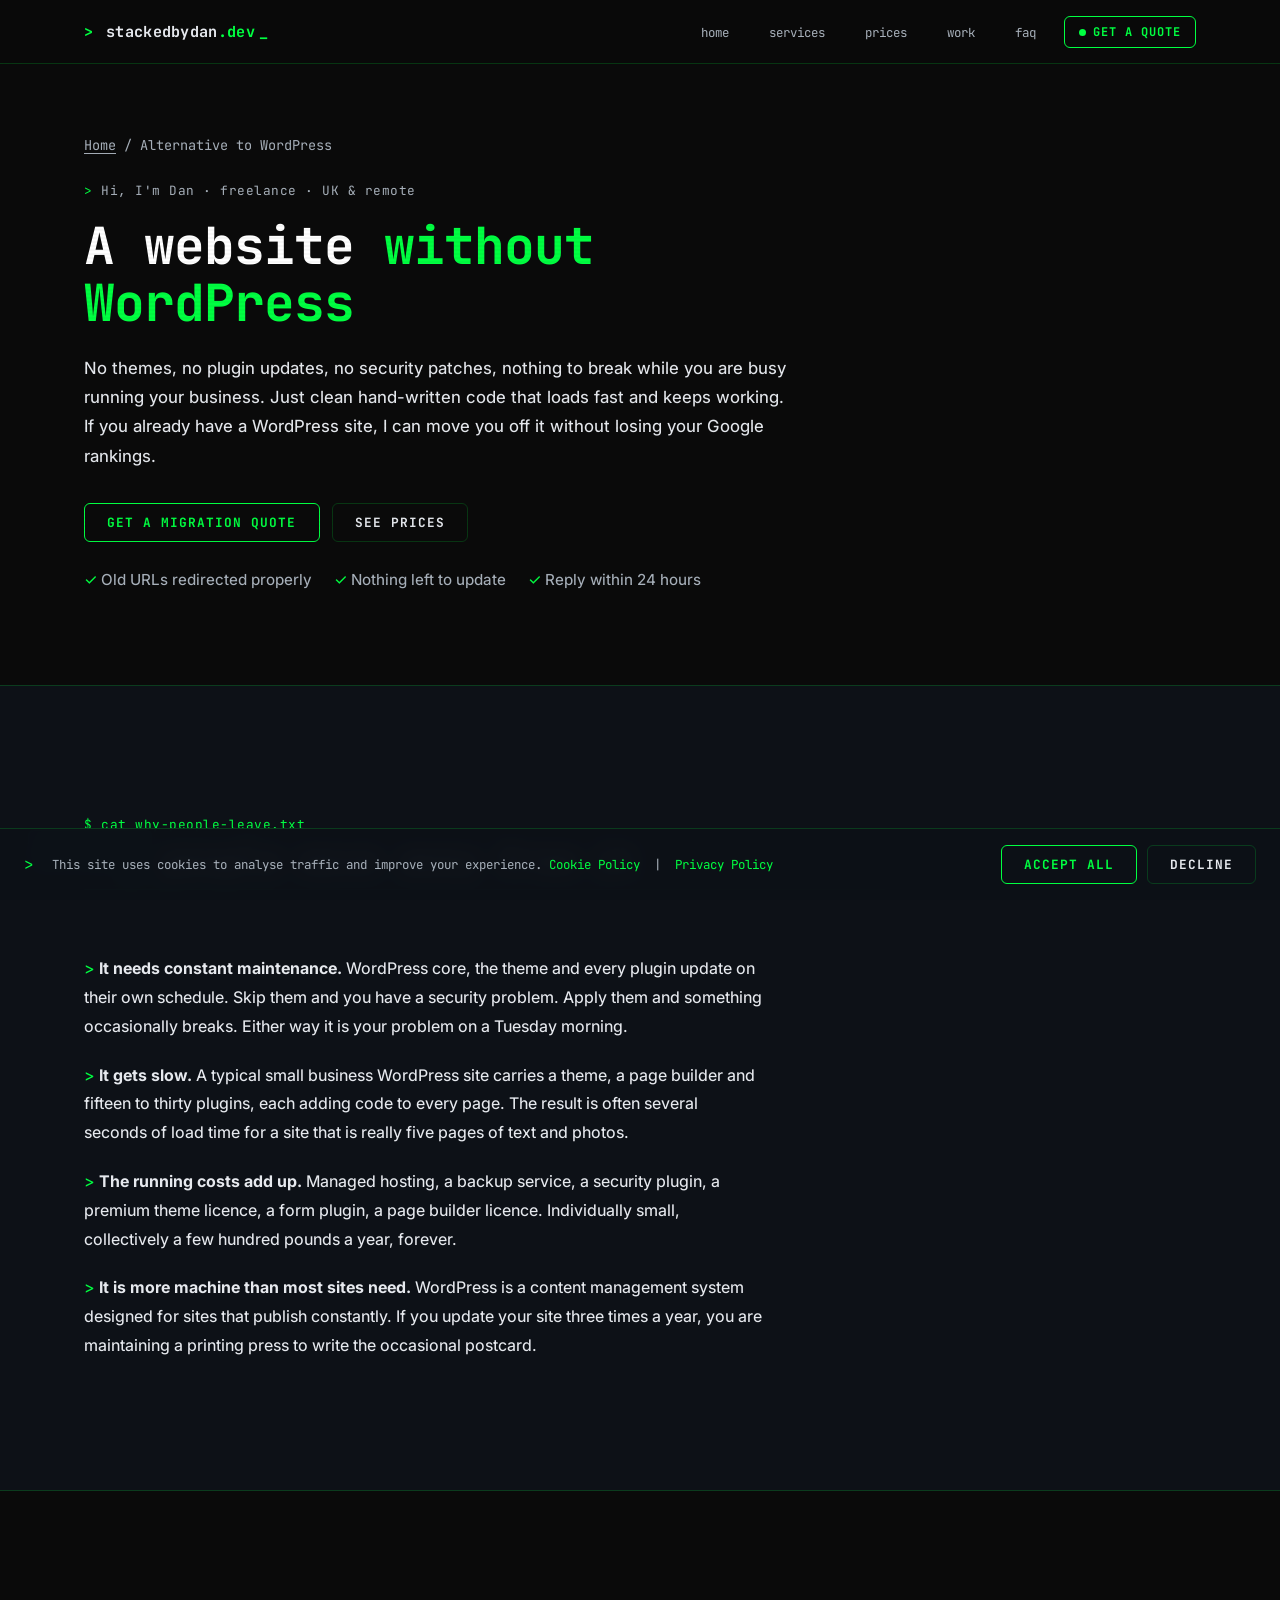
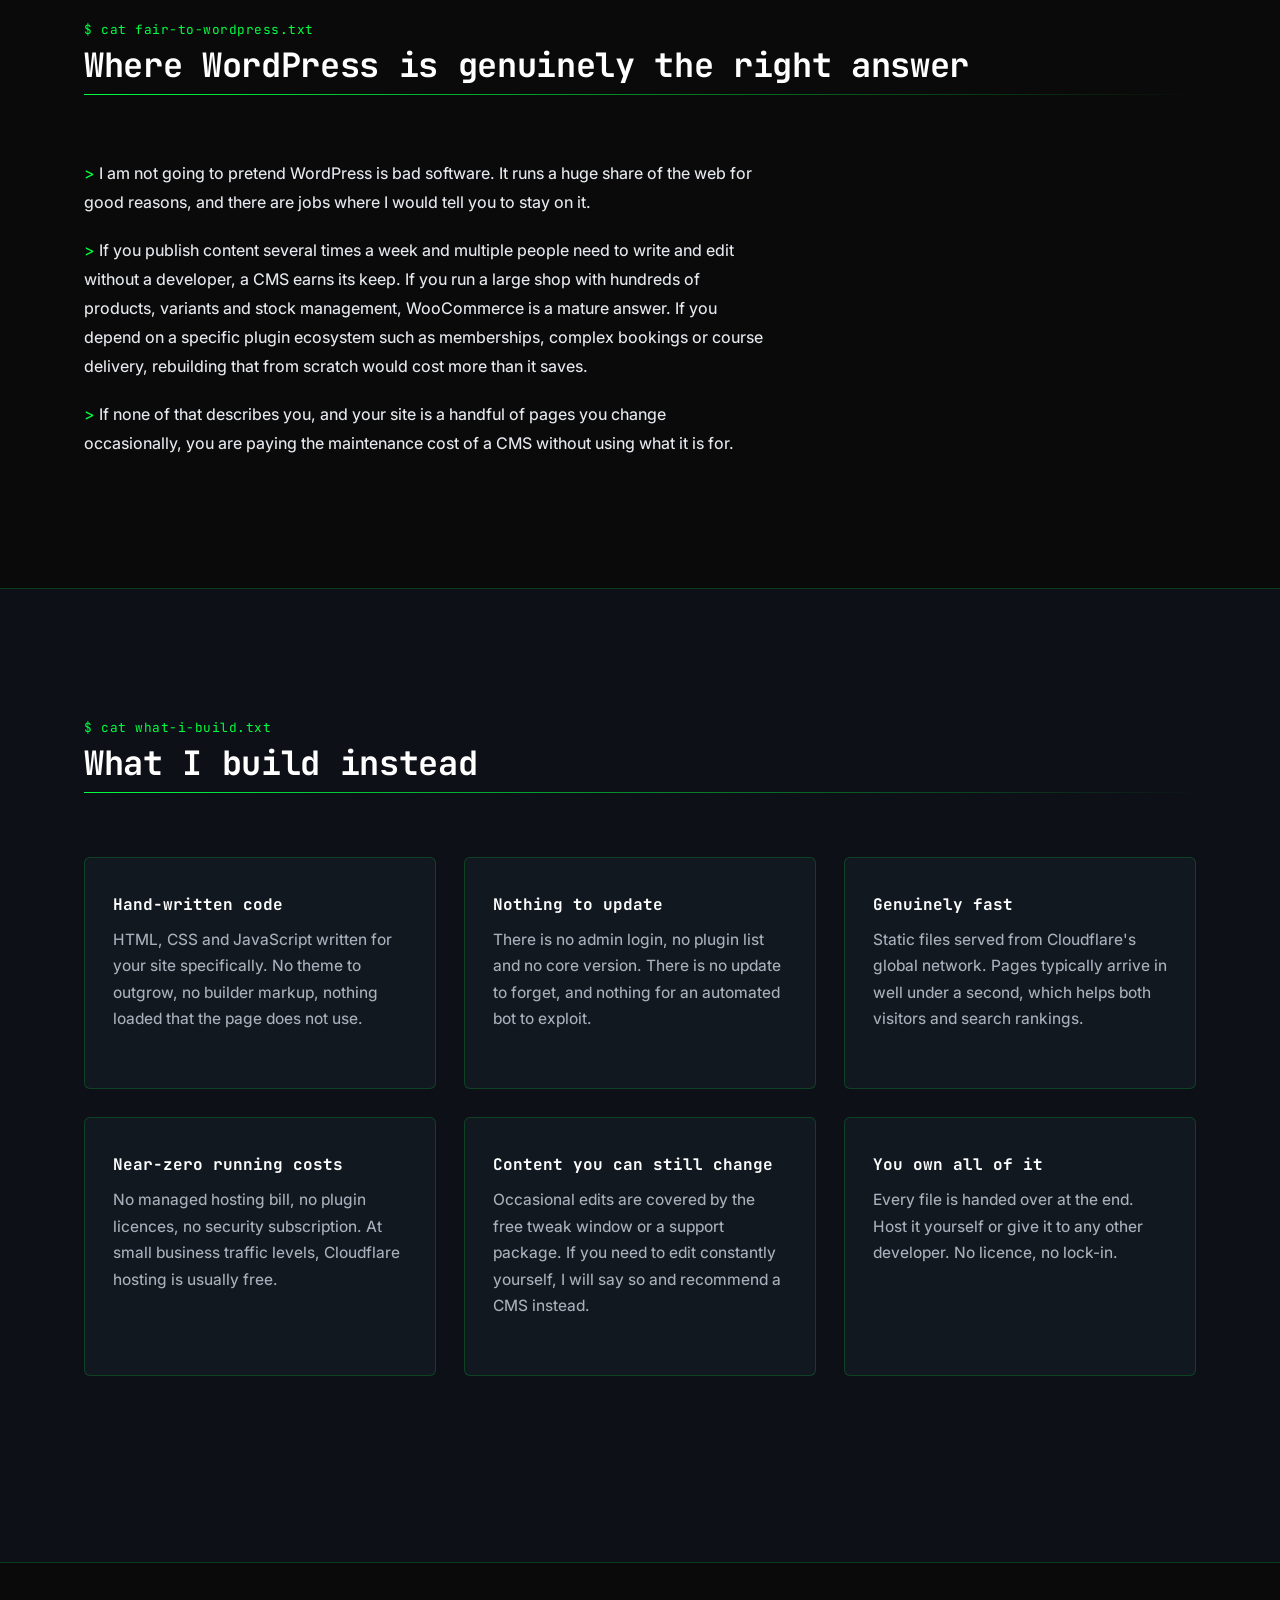
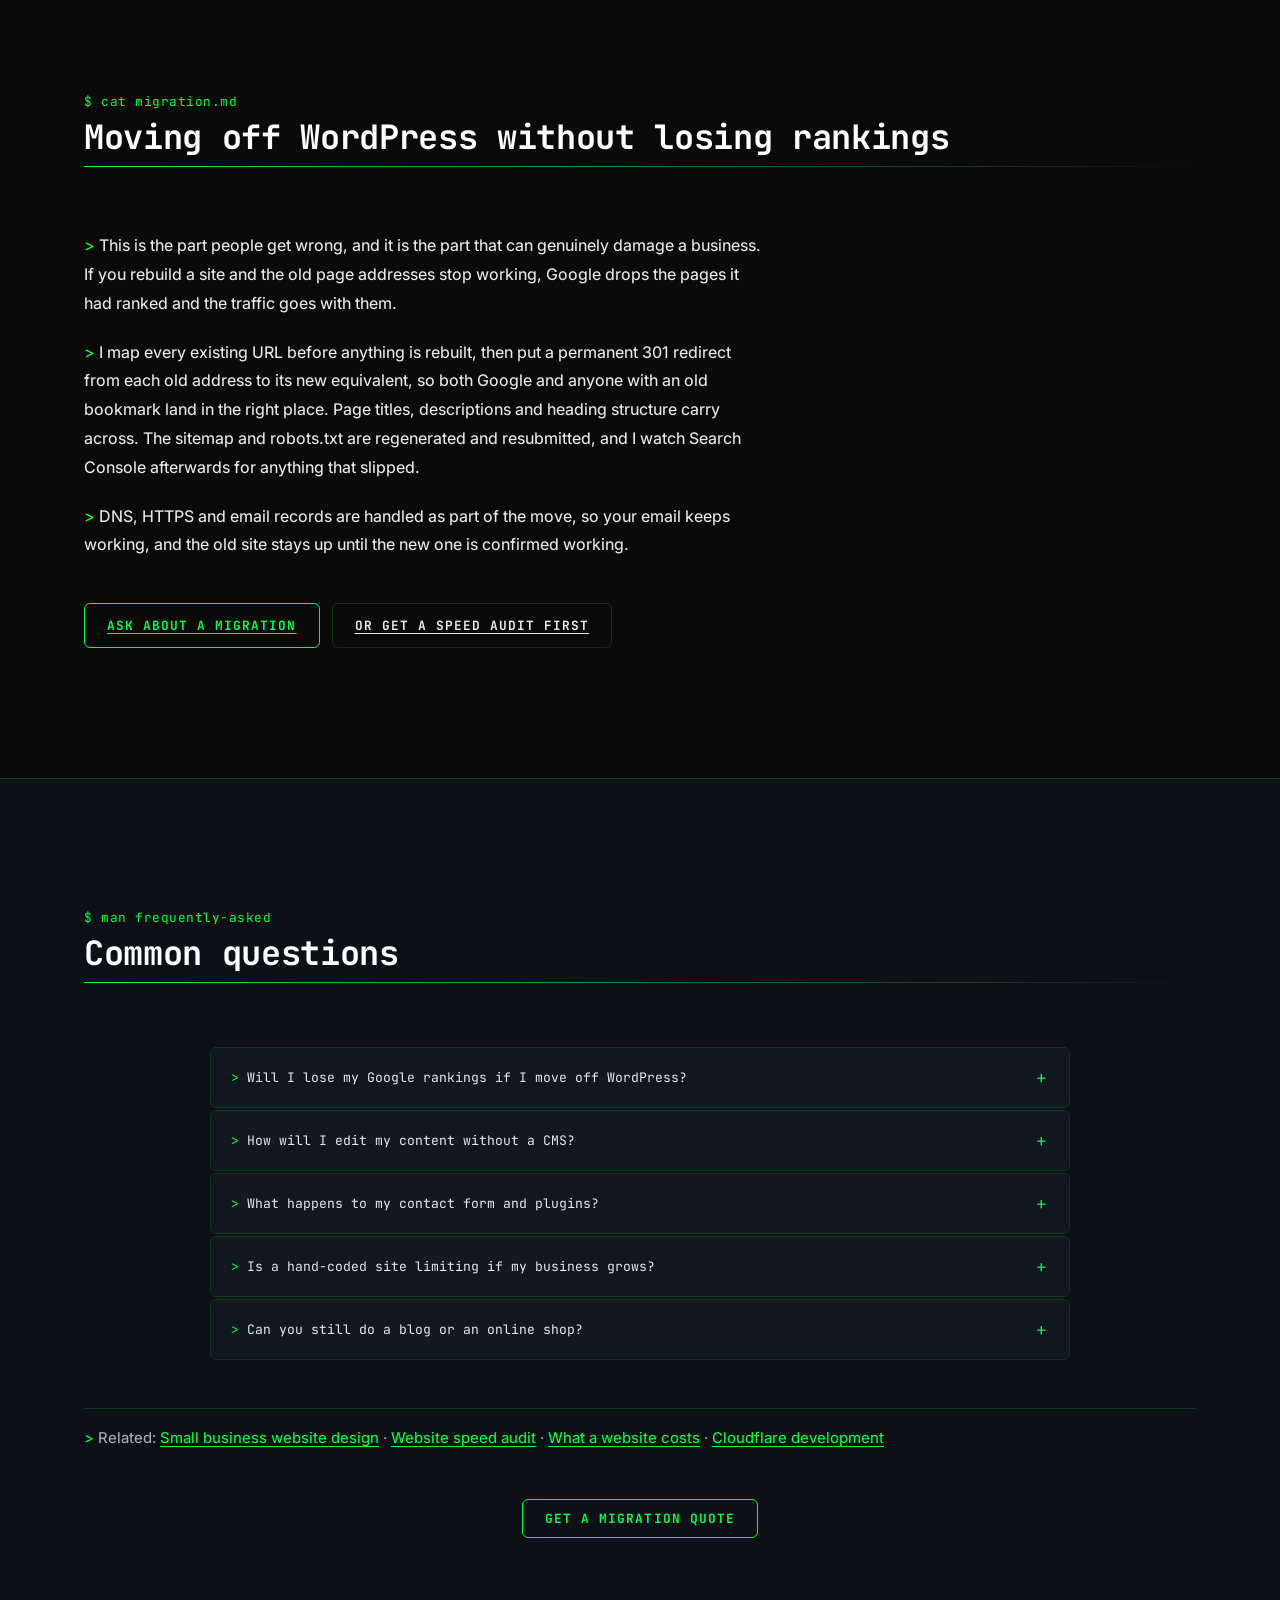
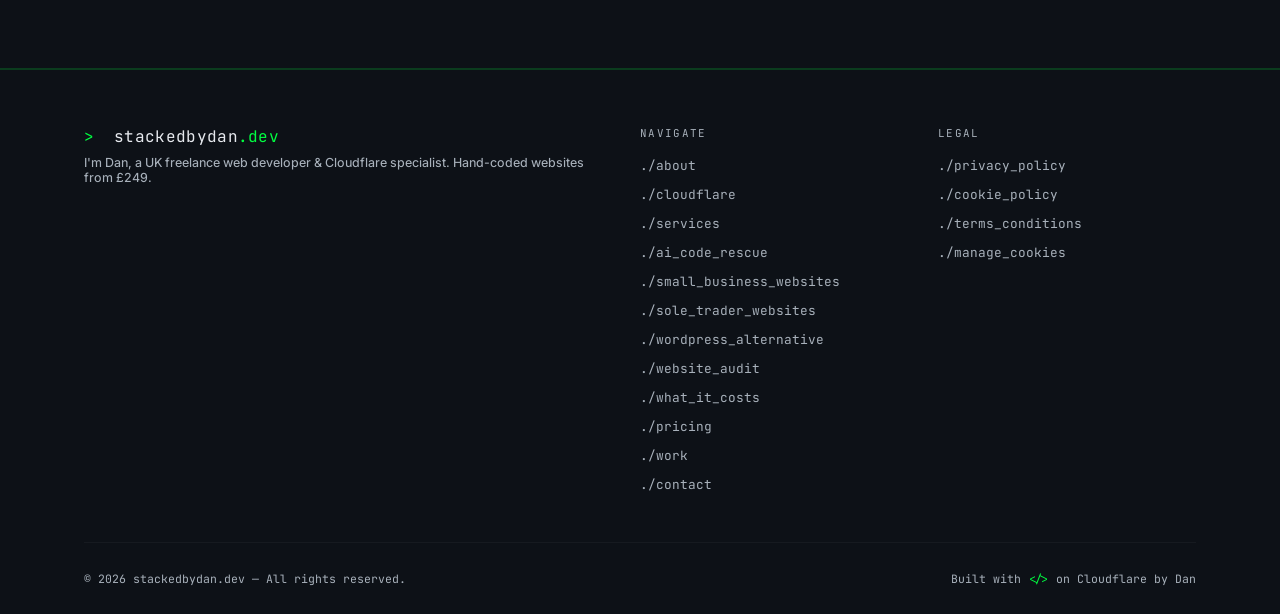
<file: wordpress-alternative.html>
<!DOCTYPE html>
<html lang="en-GB">
<head>
  <meta charset="UTF-8" />
  <meta name="viewport" content="width=device-width, initial-scale=1.0" />

  <title>A Hand-Coded Alternative to WordPress | UK Developer | StackedByDan</title>
  <meta name="description" content="Tired of WordPress updates, plugins and slow load times? I build fast hand-coded sites with no CMS to maintain, and migrate existing WordPress sites without losing rankings." />
  <meta name="author" content="Daniel Golding" />
  <meta name="robots" content="index, follow, max-snippet:-1, max-image-preview:large" />
  <meta name="theme-color" content="#0a0a0a" />
  <link rel="canonical" href="https://stackedbydan.dev/wordpress-alternative" />

  <meta property="og:type"        content="website" />
  <meta property="og:url"         content="https://stackedbydan.dev/wordpress-alternative" />
  <meta property="og:site_name"   content="StackedByDan" />
  <meta property="og:locale"      content="en_GB" />
  <meta property="og:title"       content="A Hand-Coded Alternative to WordPress | UK Developer | StackedByDan" />
  <meta property="og:description" content="Tired of WordPress updates, plugins and slow load times? I build fast hand-coded sites with no CMS to maintain, and migrate existing WordPress sites without losing rankings." />
  <meta property="og:image"       content="https://stackedbydan.dev/assets/og-image.png" />
  <meta property="og:image:width"  content="1200" />
  <meta property="og:image:height" content="630" />
  <meta name="twitter:card"        content="summary_large_image" />
  <meta name="twitter:title"       content="A Hand-Coded Alternative to WordPress | UK Developer | StackedByDan" />
  <meta name="twitter:description" content="Tired of WordPress updates, plugins and slow load times? I build fast hand-coded sites with no CMS to maintain, and migrate existing WordPress sites without losing rankings." />
  <meta name="twitter:image"       content="https://stackedbydan.dev/assets/og-image.png" />

  <link rel="icon"             type="image/svg+xml" href="/favicon.svg" sizes="any" />
  <link rel="icon"             type="image/png"     href="/favicon-96x96.png" sizes="96x96" />
  <link rel="apple-touch-icon" sizes="180x180"      href="/apple-touch-icon.png" />
  <link rel="manifest"                              href="/site.webmanifest" />

  <script type="application/ld+json">
  {
    "@context": "https://schema.org",
    "@graph": [
      {
        "@type": "Service",
        "@id": "https://stackedbydan.dev/wordpress-alternative#service",
        "name": "WordPress migration and hand-coded website builds",
        "serviceType": "Website migration and static site development",
        "url": "https://stackedbydan.dev/wordpress-alternative",
        "description": "Rebuilding WordPress and page-builder websites as fast, hand-coded static sites hosted on Cloudflare, with 301 redirects to preserve search rankings.",
        "provider": {
          "@id": "https://stackedbydan.dev/#person"
        },
        "areaServed": [
          {
            "@type": "Country",
            "name": "United Kingdom"
          }
        ],
        "audience": {
          "@type": "BusinessAudience",
          "name": "UK small businesses and sole traders"
        }
      },
      {
        "@type": "BreadcrumbList",
        "@id": "https://stackedbydan.dev/wordpress-alternative#breadcrumbs",
        "itemListElement": [
          {
            "@type": "ListItem",
            "position": 1,
            "name": "Home",
            "item": "https://stackedbydan.dev/"
          },
          {
            "@type": "ListItem",
            "position": 2,
            "name": "Alternative to WordPress",
            "item": "https://stackedbydan.dev/wordpress-alternative"
          }
        ]
      },
      {
        "@type": "FAQPage",
        "@id": "https://stackedbydan.dev/wordpress-alternative#faq",
        "mainEntity": [
          {
            "@type": "Question",
            "name": "Will I lose my Google rankings if I move off WordPress?",
            "acceptedAnswer": {
              "@type": "Answer",
              "text": "Not if the migration is done properly. The risk comes from changing page addresses without redirects. I map every old URL and set a permanent 301 redirect to its new equivalent, carry across titles and descriptions, resubmit the sitemap and then monitor Search Console. Done that way, rankings normally hold and often improve because the new site is faster."
            }
          },
          {
            "@type": "Question",
            "name": "How will I edit my content without a CMS?",
            "acceptedAnswer": {
              "@type": "Answer",
              "text": "Most small business sites change a handful of times a year, so edits are usually a quick message to me. Small tweaks are free for the first 14 days after launch, and after that they are covered by an optional support package or quoted individually. If you genuinely need to edit content weekly yourself, I will tell you honestly that a CMS suits you better."
            }
          },
          {
            "@type": "Question",
            "name": "What happens to my contact form and plugins?",
            "acceptedAnswer": {
              "@type": "Answer",
              "text": "Forms are rebuilt as a lightweight form that emails you directly, with spam protection, which is what most form plugins were doing anyway. Other plugins are looked at one by one: most are replaced with a few lines of code, some are genuinely not needed, and occasionally one is the reason to stay on WordPress. I will tell you which before you commit."
            }
          },
          {
            "@type": "Question",
            "name": "Is a hand-coded site limiting if my business grows?",
            "acceptedAnswer": {
              "@type": "Answer",
              "text": "No, it works the other way round. You own clean, standard code that any developer can pick up and extend. If you later need a shop, a booking system or customer logins, those can be added, or a CMS introduced at that point. You are not boxed in by a theme or a platform decision made years earlier."
            }
          },
          {
            "@type": "Question",
            "name": "Can you still do a blog or an online shop?",
            "acceptedAnswer": {
              "@type": "Answer",
              "text": "A blog is straightforward and can be built so new posts are simple to add. A full shop with lots of products and stock control is a different conversation, and depending on scale I may well recommend a dedicated platform. I would rather tell you that up front than sell you the wrong thing."
            }
          }
        ]
      },
      {
        "@type": "WebPage",
        "@id": "https://stackedbydan.dev/wordpress-alternative",
        "url": "https://stackedbydan.dev/wordpress-alternative",
        "name": "A Hand-Coded Alternative to WordPress | UK Developer | StackedByDan",
        "description": "Tired of WordPress updates, plugins and slow load times? I build fast hand-coded sites with no CMS to maintain, and migrate existing WordPress sites without losing rankings.",
        "isPartOf": {
          "@id": "https://stackedbydan.dev/#website"
        },
        "about": {
          "@id": "https://stackedbydan.dev/wordpress-alternative#service"
        },
        "inLanguage": "en-GB"
      }
    ]
  }
  </script>

  <link rel="preconnect" href="https://fonts.googleapis.com" />
  <link rel="preconnect" href="https://fonts.gstatic.com" crossorigin />
  <link href="https://fonts.googleapis.com/css2?family=Inter:wght@400..600&family=JetBrains+Mono:wght@400;600;700&display=swap" rel="stylesheet" />
  <link rel="stylesheet" href="/css/style.css?v=20261106d" />
  <noscript><style>.reveal{opacity:1!important;transform:none!important}</style></noscript>
</head>
<body>

  <a href="#main-content" class="skip-link">Skip to main content</a>

  <nav id="navbar" aria-label="Main navigation">
    <div class="nav-container">
      <a href="/" class="nav-logo">
        <span class="prompt" aria-hidden="true">&gt;&nbsp;</span>
        <span class="logo-text">stackedbydan<span class="accent">.dev</span></span>
        <span class="cursor-blink" aria-hidden="true">_</span>
      </a>
      <button class="nav-toggle" id="nav-toggle" aria-label="Toggle navigation" aria-expanded="false" aria-controls="nav-links">
        <span></span><span></span><span></span>
      </button>
      <ul class="nav-links" id="nav-links">
        <li><a href="/"           class="nav-link"><span class="prompt" aria-hidden="true">~/</span>home</a></li>
        <li><a href="/#services"  class="nav-link"><span class="prompt" aria-hidden="true">~/</span>services</a></li>
        <li><a href="/#packages"  class="nav-link"><span class="prompt" aria-hidden="true">~/</span>prices</a></li>
        <li><a href="/#portfolio" class="nav-link"><span class="prompt" aria-hidden="true">~/</span>work</a></li>
        <li><a href="#page-faq"   class="nav-link"><span class="prompt" aria-hidden="true">~/</span>faq</a></li>
        <li><a href="/?project=migration#contact" class="btn btn-primary nav-cta"><span class="pulse-dot" aria-hidden="true"></span>Get a quote</a></li>
      </ul>
    </div>
  </nav>

  <main id="main-content">

    <section id="hero" class="page-hero" aria-labelledby="hero-heading">
      <div class="container">
        <p class="breadcrumb"><a href="/">Home</a> <span aria-hidden="true">/</span> Alternative to WordPress</p>
        <p class="hero-eyebrow"><span class="prompt" aria-hidden="true">&gt;&nbsp;</span>Hi, I'm Dan &middot; freelance &middot; UK &amp; remote</p>
        <h1 id="hero-heading" class="hero-title">A website <span class="accent">without WordPress</span></h1>
        <p class="hero-sub">No themes, no plugin updates, no security patches, nothing to break while you are busy running your business. Just clean hand-written code that loads fast and keeps working. If you already have a WordPress site, I can move you off it without losing your Google rankings.</p>
        <div class="hero-cta">
          <a href="/?project=migration#contact" class="btn btn-primary">Get a migration quote</a>
          <a href="/#packages" class="btn btn-ghost">See prices</a>
        </div>
        <ul class="hero-proof">
          <li><span class="accent">&#10003;</span> Old URLs redirected properly</li>
          <li><span class="accent">&#10003;</span> Nothing left to update</li>
          <li><span class="accent">&#10003;</span> Reply within 24 hours</li>
        </ul>
      </div>
    </section>

    <section id="why-leave" aria-labelledby="why-leave-heading">
      <div class="container">
        <div class="section-header">
          <span class="section-cmd" aria-hidden="true">$ cat why-people-leave.txt</span>
          <h2 class="section-title" id="why-leave-heading">Why people move away from it</h2>
        </div>
<div class="about-text reveal">
<p><span class="accent">&gt;</span> <strong>It needs constant maintenance.</strong> WordPress core, the theme and every plugin update on their own schedule. Skip them and you have a security problem. Apply them and something occasionally breaks. Either way it is your problem on a Tuesday morning.</p>
<p><span class="accent">&gt;</span> <strong>It gets slow.</strong> A typical small business WordPress site carries a theme, a page builder and fifteen to thirty plugins, each adding code to every page. The result is often several seconds of load time for a site that is really five pages of text and photos.</p>
<p><span class="accent">&gt;</span> <strong>The running costs add up.</strong> Managed hosting, a backup service, a security plugin, a premium theme licence, a form plugin, a page builder licence. Individually small, collectively a few hundred pounds a year, forever.</p>
<p><span class="accent">&gt;</span> <strong>It is more machine than most sites need.</strong> WordPress is a content management system designed for sites that publish constantly. If you update your site three times a year, you are maintaining a printing press to write the occasional postcard.</p>
</div>
      </div>
    </section>

    <section id="fair" aria-labelledby="fair-heading">
      <div class="container">
        <div class="section-header">
          <span class="section-cmd" aria-hidden="true">$ cat fair-to-wordpress.txt</span>
          <h2 class="section-title" id="fair-heading">Where WordPress is genuinely the right answer</h2>
        </div>
<div class="about-text reveal">
<p><span class="accent">&gt;</span> I am not going to pretend WordPress is bad software. It runs a huge share of the web for good reasons, and there are jobs where I would tell you to stay on it.</p>
<p><span class="accent">&gt;</span> If you publish content several times a week and multiple people need to write and edit without a developer, a CMS earns its keep. If you run a large shop with hundreds of products, variants and stock management, WooCommerce is a mature answer. If you depend on a specific plugin ecosystem such as memberships, complex bookings or course delivery, rebuilding that from scratch would cost more than it saves.</p>
<p><span class="accent">&gt;</span> If none of that describes you, and your site is a handful of pages you change occasionally, you are paying the maintenance cost of a CMS without using what it is for.</p>
</div>
      </div>
    </section>

    <section id="instead" aria-labelledby="instead-heading">
      <div class="container">
        <div class="section-header">
          <span class="section-cmd" aria-hidden="true">$ cat what-i-build.txt</span>
          <h2 class="section-title" id="instead-heading">What I build instead</h2>
        </div>
<div class="services-grid">
  <div class="service-card reveal"><h3 class="service-title">Hand-written code</h3><p class="service-desc">HTML, CSS and JavaScript written for your site specifically. No theme to outgrow, no builder markup, nothing loaded that the page does not use.</p></div>
  <div class="service-card reveal"><h3 class="service-title">Nothing to update</h3><p class="service-desc">There is no admin login, no plugin list and no core version. There is no update to forget, and nothing for an automated bot to exploit.</p></div>
  <div class="service-card reveal"><h3 class="service-title">Genuinely fast</h3><p class="service-desc">Static files served from Cloudflare's global network. Pages typically arrive in well under a second, which helps both visitors and search rankings.</p></div>
  <div class="service-card reveal"><h3 class="service-title">Near-zero running costs</h3><p class="service-desc">No managed hosting bill, no plugin licences, no security subscription. At small business traffic levels, Cloudflare hosting is usually free.</p></div>
  <div class="service-card reveal"><h3 class="service-title">Content you can still change</h3><p class="service-desc">Occasional edits are covered by the free tweak window or a support package. If you need to edit constantly yourself, I will say so and recommend a CMS instead.</p></div>
  <div class="service-card reveal"><h3 class="service-title">You own all of it</h3><p class="service-desc">Every file is handed over at the end. Host it yourself or give it to any other developer. No licence, no lock-in.</p></div>
</div>
      </div>
    </section>

    <section id="migrate" aria-labelledby="migrate-heading">
      <div class="container">
        <div class="section-header">
          <span class="section-cmd" aria-hidden="true">$ cat migration.md</span>
          <h2 class="section-title" id="migrate-heading">Moving off WordPress without losing rankings</h2>
        </div>
<div class="about-text reveal">
<p><span class="accent">&gt;</span> This is the part people get wrong, and it is the part that can genuinely damage a business. If you rebuild a site and the old page addresses stop working, Google drops the pages it had ranked and the traffic goes with them.</p>
<p><span class="accent">&gt;</span> I map every existing URL before anything is rebuilt, then put a permanent 301 redirect from each old address to its new equivalent, so both Google and anyone with an old bookmark land in the right place. Page titles, descriptions and heading structure carry across. The sitemap and robots.txt are regenerated and resubmitted, and I watch Search Console afterwards for anything that slipped.</p>
<p><span class="accent">&gt;</span> DNS, HTTPS and email records are handled as part of the move, so your email keeps working, and the old site stays up until the new one is confirmed working.</p>
<div class="hero-cta" style="margin-top:24px"><a href="/?project=migration#contact" class="btn btn-primary">Ask about a migration</a><a href="/website-speed-audit" class="btn btn-ghost">Or get a speed audit first</a></div>
</div>
      </div>
    </section>

    <section id="page-faq" aria-labelledby="page-faq-heading">
      <div class="container">
        <div class="section-header">
          <span class="section-cmd" aria-hidden="true">$ man frequently-asked</span>
          <h2 class="section-title" id="page-faq-heading">Common questions</h2>
        </div>
        <div class="faq-list">
          <div class="faq-item reveal">
            <h3><button class="faq-question" aria-expanded="false"><span class="prompt" aria-hidden="true">&gt;&nbsp;</span>Will I lose my Google rankings if I move off WordPress?<span class="faq-icon" aria-hidden="true">+</span></button></h3>
            <div class="faq-answer"><p>Not if the migration is done properly. The risk comes from changing page addresses without redirects. I map every old URL and set a permanent 301 redirect to its new equivalent, carry across titles and descriptions, resubmit the sitemap and then monitor Search Console. Done that way, rankings normally hold and often improve because the new site is faster.</p></div>
          </div>
          <div class="faq-item reveal">
            <h3><button class="faq-question" aria-expanded="false"><span class="prompt" aria-hidden="true">&gt;&nbsp;</span>How will I edit my content without a CMS?<span class="faq-icon" aria-hidden="true">+</span></button></h3>
            <div class="faq-answer"><p>Most small business sites change a handful of times a year, so edits are usually a quick message to me. Small tweaks are free for the first 14 days after launch, and after that they are covered by an optional support package or quoted individually. If you genuinely need to edit content weekly yourself, I will tell you honestly that a CMS suits you better.</p></div>
          </div>
          <div class="faq-item reveal">
            <h3><button class="faq-question" aria-expanded="false"><span class="prompt" aria-hidden="true">&gt;&nbsp;</span>What happens to my contact form and plugins?<span class="faq-icon" aria-hidden="true">+</span></button></h3>
            <div class="faq-answer"><p>Forms are rebuilt as a lightweight form that emails you directly, with spam protection, which is what most form plugins were doing anyway. Other plugins are looked at one by one: most are replaced with a few lines of code, some are genuinely not needed, and occasionally one is the reason to stay on WordPress. I will tell you which before you commit.</p></div>
          </div>
          <div class="faq-item reveal">
            <h3><button class="faq-question" aria-expanded="false"><span class="prompt" aria-hidden="true">&gt;&nbsp;</span>Is a hand-coded site limiting if my business grows?<span class="faq-icon" aria-hidden="true">+</span></button></h3>
            <div class="faq-answer"><p>No, it works the other way round. You own clean, standard code that any developer can pick up and extend. If you later need a shop, a booking system or customer logins, those can be added, or a CMS introduced at that point. You are not boxed in by a theme or a platform decision made years earlier.</p></div>
          </div>
          <div class="faq-item reveal">
            <h3><button class="faq-question" aria-expanded="false"><span class="prompt" aria-hidden="true">&gt;&nbsp;</span>Can you still do a blog or an online shop?<span class="faq-icon" aria-hidden="true">+</span></button></h3>
            <div class="faq-answer"><p>A blog is straightforward and can be built so new posts are simple to add. A full shop with lots of products and stock control is a different conversation, and depending on scale I may well recommend a dedicated platform. I would rather tell you that up front than sell you the wrong thing.</p></div>
          </div>
        </div>

        <p class="portfolio-note reveal" style="margin-top:48px">
          <span class="prompt" aria-hidden="true">&gt;</span>
          Related: <a href="/small-business-website-design">Small business website design</a> &middot; <a href="/website-speed-audit">Website speed audit</a> &middot; <a href="/website-cost-uk">What a website costs</a> &middot; <a href="/cloudflare-developer">Cloudflare development</a>
        </p>

        <div class="services-cta" style="margin-top:32px">
          <a href="/?project=migration#contact" class="btn btn-primary">Get a migration quote</a>
        </div>
      </div>
    </section>

  </main>

  <footer>
    <div class="container">
      <div class="footer-grid">
        <div class="footer-brand">
          <span class="prompt" aria-hidden="true">&gt;&nbsp;</span>
          <span class="logo-text">stackedbydan<span class="accent">.dev</span></span>
          <p>I'm Dan, a UK freelance web developer &amp; Cloudflare specialist. Hand-coded websites from £249.</p>
        </div>
        <nav class="footer-links" aria-label="Footer navigation">
          <p class="footer-heading">NAVIGATE</p>
          <ul>
            <li><a href="/#about">./about</a></li>
            <li><a href="/cloudflare-developer">./cloudflare</a></li>
            <li><a href="/#services">./services</a></li>
            <li><a href="/ai-generated-code-to-production">./ai_code_rescue</a></li>
            <li><a href="/small-business-website-design">./small_business_websites</a></li>
            <li><a href="/sole-trader-website">./sole_trader_websites</a></li>
            <li><a href="/wordpress-alternative">./wordpress_alternative</a></li>
            <li><a href="/website-speed-audit">./website_audit</a></li>
            <li><a href="/website-cost-uk">./what_it_costs</a></li>
            <li><a href="/#packages">./pricing</a></li>
            <li><a href="/#portfolio">./work</a></li>
            <li><a href="/#contact">./contact</a></li>
          </ul>
        </nav>
        <nav class="footer-links" aria-label="Legal links">
          <p class="footer-heading">LEGAL</p>
          <ul>
            <li><a href="/privacy-policy">./privacy_policy</a></li>
            <li><a href="/cookie-policy">./cookie_policy</a></li>
            <li><a href="/terms">./terms_conditions</a></li>
            <li><a href="#" id="manage-cookies">./manage_cookies</a></li>
          </ul>
        </nav>
      </div>
      <div class="footer-bottom">
        <p>&copy;&nbsp;<span id="year">2026</span>&nbsp;stackedbydan.dev &mdash; All rights reserved.</p>
        <p class="footer-code">Built with <span class="accent">&lt;/&gt;</span> on Cloudflare by Dan</p>
      </div>
    </div>
  </footer>

  <a class="wa-float" href="https://wa.me/447398675182?text=Hi%20Dan%2C%20I%27d%20like%20a%20quote%20for%20a%20website." target="_blank" rel="noopener" aria-label="Message Dan on WhatsApp" title="Message me on WhatsApp">
    <svg viewBox="0 0 24 24" width="22" height="22" aria-hidden="true" focusable="false"><path fill="currentColor" d="M12.04 2c-5.46 0-9.91 4.45-9.91 9.91 0 1.75.46 3.45 1.32 4.95L2.05 22l5.25-1.38a9.87 9.87 0 0 0 4.74 1.21h.01c5.46 0 9.91-4.45 9.91-9.91 0-2.65-1.03-5.14-2.9-7.01A9.82 9.82 0 0 0 12.04 2zm0 18.15h-.01a8.2 8.2 0 0 1-4.19-1.15l-.3-.18-3.12.82.83-3.04-.2-.31a8.17 8.17 0 0 1-1.26-4.38c0-4.54 3.7-8.24 8.25-8.24 2.2 0 4.27.86 5.83 2.42a8.19 8.19 0 0 1 2.41 5.83c0 4.54-3.7 8.23-8.24 8.23zm4.52-6.16c-.25-.12-1.47-.72-1.69-.81-.23-.08-.39-.12-.56.13-.16.24-.64.8-.78.97-.14.16-.29.18-.54.06-.25-.13-1.05-.39-1.99-1.23-.74-.66-1.23-1.47-1.38-1.72-.14-.25-.01-.38.11-.5.11-.11.25-.29.37-.43.13-.15.17-.25.25-.41.08-.17.04-.31-.02-.43-.06-.12-.56-1.34-.76-1.84-.2-.48-.41-.42-.56-.43l-.48-.01c-.17 0-.43.06-.66.31-.23.25-.86.85-.86 2.07 0 1.22.89 2.4 1.01 2.56.12.17 1.75 2.67 4.23 3.74.59.26 1.05.41 1.41.52.59.19 1.13.16 1.56.1.48-.07 1.47-.6 1.67-1.18.21-.58.21-1.07.15-1.18-.06-.1-.22-.17-.47-.29z"/></svg>
    <span>WhatsApp</span>
  </a>
  <button id="back-to-top" aria-label="Back to top" title="Back to top">[ &uarr; top ]</button>
  <script src="/js/main.js?v=20261106e" defer></script>
</body>
</html>
</file>
<file: css/style.css>
/* ============================================================
   STACKEDBYDAN.DEV — Main Stylesheet
   ============================================================ */

:root {
  --bg-primary:    #0a0a0a;
  --bg-secondary:  #0d1117;
  --bg-card:       #111820;
  --green:         #00ff41;
  --green-dim:     #00b832;
  --green-glow:    0 0 12px rgba(0, 255, 65, 0.6);
  --green-glow-sm: 0 0 6px  rgba(0, 255, 65, 0.4);
  --blue:          #00c8ff;
  --red:           #ff4444;
  --yellow:        #ffcc00;
  --text-primary:  #c8c8c8;
  --text-dim:      #8b949e;
  --border:        rgba(0, 255, 65, 0.18);
  --border-hover:  rgba(0, 255, 65, 0.45);
  --font:          'JetBrains Mono', 'Courier New', 'Consolas', monospace;
  --nav-h:         64px;
  --radius:        6px;
  --transition:    0.3s ease;
}

/* ── Skip Link ─────────────────────────────────────────────── */
.skip-link {
  position: absolute; top: -100px; left: 16px;
  background: var(--green); color: #000;
  padding: 8px 16px; font-weight: 700; font-size: 0.8rem;
  border-radius: 0 0 var(--radius) var(--radius);
  z-index: 99999; transition: top 0.2s ease;
  text-decoration: none;
}
.skip-link:focus { top: 0; }

/* ── Focus Visible ─────────────────────────────────────────── */
:focus-visible {
  outline: 2px solid var(--green);
  outline-offset: 3px;
  border-radius: 3px;
}

/* ── Reset ─────────────────────────────────────────────────── */
*, *::before, *::after { box-sizing: border-box; margin: 0; padding: 0; }
html  { scroll-behavior: smooth; font-size: 16px; }
body  { background: var(--bg-primary); color: var(--text-primary); font-family: var(--font); overflow-x: hidden; }
a     { color: var(--green); text-decoration: none; transition: color var(--transition); }
a:hover { color: var(--blue); }
ul    { list-style: none; }
img   { max-width: 100%; display: block; }

/* ── Matrix Canvas ─────────────────────────────────────────── */
#matrix-canvas {
  position: fixed; top: 0; left: 0;
  width: 100%; height: 100%;
  z-index: -1; opacity: 0.035; pointer-events: none;
}

/* ── Scrollbar ─────────────────────────────────────────────── */
::-webkit-scrollbar { width: 6px; }
::-webkit-scrollbar-track { background: var(--bg-primary); }
::-webkit-scrollbar-thumb { background: var(--green-dim); border-radius: 3px; }

/* ── Utility ───────────────────────────────────────────────── */
.container { max-width: 1160px; margin: 0 auto; padding: 0 24px; }
.accent    { color: var(--green); }
.blue-text { color: var(--blue); }
.green-text { color: var(--green); text-shadow: var(--green-glow-sm); }
.highlight { color: #fff; }
.prompt    { color: var(--green); user-select: none; }

/* ── Buttons ───────────────────────────────────────────────── */
.btn {
  display: inline-block; padding: 10px 22px;
  font-family: var(--font); font-size: 0.8rem; font-weight: 700;
  letter-spacing: 0.08em; cursor: pointer;
  border-radius: var(--radius); transition: all var(--transition);
  text-transform: uppercase; border: none;
}
.btn-primary {
  background: transparent; color: var(--green);
  border: 1px solid var(--green);
  box-shadow: 0 0 0 rgba(0,255,65,0);
}
.btn-primary:hover {
  background: var(--green); color: #000;
  box-shadow: var(--green-glow); text-shadow: none;
}
.btn-ghost {
  background: transparent; color: var(--text-primary);
  border: 1px solid var(--border);
}
.btn-ghost:hover {
  border-color: var(--green); color: var(--green);
  box-shadow: var(--green-glow-sm);
}
.btn-full { width: 100%; text-align: center; }

/* ── Section Shared ────────────────────────────────────────── */
section { padding: 130px 0; position: relative; }
section:nth-child(even) {
  background: var(--bg-secondary);
  border-top: 1px solid var(--border);
  border-bottom: 1px solid var(--border);
}
main { counter-reset: sec; }
.section-header {
  display: flex; flex-direction: column; gap: 6px;
  margin-bottom: 64px;
}
.section-cmd {
  font-size: 0.8rem; color: var(--green); letter-spacing: 0.04em;
}
.section-title {
  font-size: clamp(1.5rem, 3.2vw, 2.1rem); font-weight: 700;
  color: #fff; letter-spacing: -0.01em; line-height: 1.25;
}
.section-title::after {
  content: ''; display: block; margin-top: 8px;
  width: 100%; height: 1px;
  background: linear-gradient(90deg, var(--green), transparent);
}

/* ── Terminal Window ───────────────────────────────────────── */
.terminal-window {
  background: var(--bg-secondary); border-radius: 10px;
  border: 1px solid var(--border);
  box-shadow: 0 0 40px rgba(0,255,65,0.07), 0 24px 64px rgba(0,0,0,0.6);
  overflow: hidden;
}
.terminal-titlebar {
  background: #161b22; padding: 10px 16px;
  display: flex; align-items: center; gap: 12px;
  border-bottom: 1px solid var(--border);
}
.terminal-dots { display: flex; gap: 7px; }
.dot { width: 12px; height: 12px; border-radius: 50%; }
.dot.red    { background: #ff5f57; }
.dot.yellow { background: #febc2e; }
.dot.green  { background: #28c840; }
.terminal-title { color: #8b949e; font-size: 0.72rem; letter-spacing: 0.05em; }
.terminal-body { padding: 24px 28px; font-size: 0.875rem; line-height: 2; }

/* Terminal output types */
.t-system   { color: var(--text-dim); }
.t-blank    { height: 1em; display: block; }
.t-cmd      { color: var(--green); }
.t-loading  { color: var(--text-primary); display: flex; justify-content: space-between; }
.t-loading .ok { color: var(--green); }
.t-output   { color: var(--text-primary); padding-left: 2ch; }
.t-green    { color: var(--green); padding-left: 2ch; text-shadow: var(--green-glow-sm); }
.t-hl       { color: var(--blue); font-weight: 700; font-size: 1rem; padding-left: 0; }
.t-cursor   { color: var(--green); }
.output-row { display: flex; gap: 8px; flex-wrap: wrap; }
.output-row .value { overflow-wrap: anywhere; min-width: 0; }
.key { color: var(--text-dim); min-width: 12ch; }
.value { color: var(--text-primary); }

/* Cursor blink */
.cursor-blink {
  display: inline-block; color: var(--green);
  animation: blink 1s step-end infinite;
}
@keyframes blink { 0%,100%{opacity:1} 50%{opacity:0} }

/* ── NAV ───────────────────────────────────────────────────── */
#navbar {
  position: fixed; top: 0; left: 0; right: 0; height: var(--nav-h);
  background: rgba(10,10,10,0.88); backdrop-filter: blur(12px);
  border-bottom: 1px solid var(--border); z-index: 999;
  transition: all var(--transition);
}
#navbar.scrolled { box-shadow: 0 4px 30px rgba(0,255,65,0.06); }
.nav-container {
  max-width: 1160px; margin: 0 auto; padding: 0 24px;
  height: 100%; display: flex; align-items: center; justify-content: space-between;
}
.nav-logo {
  display: flex; align-items: center; gap: 4px;
  font-size: 0.95rem; font-weight: 700; color: var(--text-primary);
}
.nav-logo:hover { color: var(--text-primary); }
.logo-text { letter-spacing: 0.02em; }
.nav-links {
  display: flex; align-items: center; gap: 6px;
}
.nav-link {
  color: var(--text-dim); font-size: 0.78rem; padding: 6px 10px;
  border-radius: var(--radius); transition: all var(--transition);
}
.nav-link .prompt { opacity: 0; transition: opacity var(--transition); }
.nav-link:hover { color: var(--green); }
.nav-link:hover .prompt { opacity: 1; }
.nav-link.active { color: var(--green); }
.nav-cta { margin-left: 12px; font-size: 0.75rem !important; padding: 7px 14px; }

.nav-toggle {
  display: none; flex-direction: column; gap: 5px;
  background: none; border: none; cursor: pointer; padding: 4px;
}
.nav-toggle span {
  display: block; width: 22px; height: 2px;
  background: var(--green); border-radius: 2px;
  transition: all var(--transition);
}
.nav-toggle.open span:nth-child(1) { transform: translateY(7px) rotate(45deg); }
.nav-toggle.open span:nth-child(2) { opacity: 0; }
.nav-toggle.open span:nth-child(3) { transform: translateY(-7px) rotate(-45deg); }

/* ── HERO ──────────────────────────────────────────────────── */
#hero {
  min-height: 100svh; display: flex; flex-direction: column;
  justify-content: center; align-items: center;
  padding: calc(var(--nav-h) + 40px) 24px 60px;
  position: relative; overflow: hidden;
}
#hero::before {
  content: '';
  position: absolute; inset: 0;
  background: repeating-linear-gradient(0deg, transparent, transparent 2px, rgba(0,0,0,0.03) 2px, rgba(0,0,0,0.03) 4px);
  pointer-events: none; z-index: 0;
}
.hero-container {
  max-width: 1160px; width: 100%; z-index: 1;
  display: grid; grid-template-columns: 1.15fr 1fr; gap: 48px; align-items: center;
}
.hero-eyebrow { font-size: 0.8rem; color: var(--text-dim); margin-bottom: 18px; letter-spacing: 0.04em; }
.hero-title {
  font-size: clamp(2rem, 5vw, 3.2rem); font-weight: 700; line-height: 1.12;
  color: #fff; letter-spacing: -0.02em; margin-bottom: 22px;
}
.hero-sub { font-size: 1rem; line-height: 1.8; color: var(--text-primary); max-width: 58ch; }
.hero-sub strong { color: #fff; }
.hero-cta {
  display: flex; flex-wrap: wrap; gap: 12px; margin-top: 32px; z-index: 1;
}
.hero-proof {
  display: flex; flex-wrap: wrap; gap: 8px 22px; margin-top: 28px;
  font-size: 0.8rem; color: var(--text-dim);
}
#terminal-output { min-height: 340px; font-size: 0.8rem; line-height: 1.85; }
.scroll-indicator {
  position: absolute; bottom: 30px; left: 50%;
  transform: translateX(-50%);
  display: flex; flex-direction: column; align-items: center;
  gap: 6px; color: var(--text-dim); font-size: 0.7rem; z-index: 1;
  animation: float 2s ease-in-out infinite;
}
.scroll-arrow { color: var(--green); font-size: 0.8rem; }
@keyframes float { 0%,100%{transform:translateX(-50%) translateY(0)} 50%{transform:translateX(-50%) translateY(6px)} }

/* ── ABOUT ─────────────────────────────────────────────────── */
.about-grid {
  display: grid; grid-template-columns: 1fr 1.4fr; gap: 48px; align-items: start;
}
.about-content { display: flex; flex-direction: column; gap: 32px; }
.about-text { display: flex; flex-direction: column; gap: 20px; font-size: 0.92rem; line-height: 1.9; }
.about-stats {
  display: grid; grid-template-columns: repeat(4, 1fr); gap: 16px;
}
.stat-card {
  background: var(--bg-card); border: 1px solid var(--border);
  border-radius: var(--radius); padding: 20px 12px; text-align: center;
  transition: all var(--transition);
}
.stat-card:hover { border-color: var(--border-hover); box-shadow: var(--green-glow-sm); }
.stat-number { display: block; font-size: 1.8rem; font-weight: 700; color: var(--green); }
.stat-label  { display: block; font-size: 0.68rem; color: var(--text-dim); margin-top: 4px; }

/* ── SKILLS ────────────────────────────────────────────────── */
.skills-grid {
  display: grid; grid-template-columns: repeat(2, 1fr); gap: 8px 32px;
  margin-bottom: 8px;
}
.skill-category { margin-bottom: 24px; }
.cat-header {
  color: var(--blue); font-size: 0.75rem; font-weight: 700;
  letter-spacing: 0.12em; margin-bottom: 14px; margin-top: 4px;
  padding-top: 12px; border-top: 1px solid rgba(0,180,255,0.15);
}
.cat-header:first-child { border-top: none; padding-top: 0; }
.skill-item { display: flex; align-items: center; gap: 12px; padding: 3px 0; }
.skill-name { min-width: 14ch; font-size: 0.78rem; color: var(--text-primary); }
.skill-bar { flex: 1; height: 3px; background: rgba(255,255,255,0.06); border-radius: 2px; overflow: hidden; }
.skill-fill {
  height: 100%; width: 0; border-radius: 2px;
  background: linear-gradient(90deg, var(--green), var(--blue));
  box-shadow: 0 0 6px rgba(0,255,65,0.7);
  transition: width 1.4s cubic-bezier(0.22, 1, 0.36, 1);
}
.skill-fill.animated { width: var(--level); }
.skill-level { font-size: 0.7rem; color: var(--text-dim); min-width: 3ch; text-align: right; }

/* ── SERVICES ──────────────────────────────────────────────── */
.services-grid {
  display: grid; grid-template-columns: repeat(3, 1fr); gap: 28px;
  margin-bottom: 56px;
}
.service-card {
  background: var(--bg-card); border: 1px solid var(--border);
  border-radius: var(--radius); padding: 36px 28px;
  transition: all var(--transition); position: relative; overflow: hidden;
}
.service-card::before {
  content: ''; position: absolute; top: 0; left: -100%;
  width: 100%; height: 2px;
  background: linear-gradient(90deg, transparent, var(--green), transparent);
  transition: left 0.55s ease;
}
.service-card:hover::before { left: 100%; }
.service-card:hover { border-color: var(--border-hover); transform: translateY(-4px); box-shadow: 0 12px 40px rgba(0,255,65,0.08); }
.service-icon {
  display: inline-flex; align-items: center; justify-content: center;
  width: 46px; height: 46px; margin-bottom: 18px;
  color: var(--green); background: rgba(0,255,65,0.05);
  border: 1px solid var(--border); border-radius: var(--radius);
  transition: border-color var(--transition), box-shadow var(--transition);
}
.service-icon svg { display: block; }
.service-card:hover .service-icon { border-color: var(--green); box-shadow: var(--green-glow-sm); }
.service-title { font-size: 1rem; font-weight: 700; color: #fff; margin-bottom: 12px; }
.service-desc { font-size: 0.88rem; color: var(--text-dim); line-height: 1.8; margin-bottom: 20px; }
.service-tags { display: flex; flex-wrap: wrap; gap: 6px; }
.service-tags li {
  font-size: 0.72rem; padding: 3px 8px; border-radius: 3px;
  border: 1px solid var(--border); color: var(--green-dim);
  letter-spacing: 0.06em;
}
.services-cta { text-align: center; }

/* ── PACKAGES ──────────────────────────────────────────────── */
.packages-intro {
  display: flex; flex-direction: column; gap: 16px;
  font-size: 0.9rem; line-height: 1.9; margin-bottom: 64px;
  max-width: 860px;
}
.packages-focus {
  border-left: 2px solid var(--green); padding-left: 14px;
  color: var(--text-primary);
}
.pure-code-strip {
  display: flex; align-items: center; flex-wrap: wrap; gap: 0;
  background: var(--bg-card); border: 1px solid var(--border);
  border-left: 3px solid var(--green);
  border-radius: var(--radius); padding: 16px 24px;
  margin-bottom: 32px;
}
.pure-code-item { font-size: 0.78rem; color: var(--text-primary); padding: 4px 20px; white-space: nowrap; }
.pure-code-item:first-child { padding-left: 0; }
.pure-code-item .accent { margin-right: 6px; }
.pure-code-divider { width: 1px; height: 18px; background: var(--border); flex-shrink: 0; }

@media (max-width: 760px) {
  .pure-code-strip { flex-direction: column; align-items: flex-start; gap: 8px; }
  .pure-code-divider { display: none; }
  .pure-code-item { padding: 0; white-space: normal; }
}

.pricing-grid {
  display: grid; grid-template-columns: repeat(3, 1fr);
  gap: 28px; margin-bottom: 56px; align-items: stretch;
}
.pricing-card {
  background: var(--bg-card); border: 1px solid var(--border);
  border-radius: var(--radius); padding: 36px 28px;
  display: flex; flex-direction: column; gap: 18px;
  transition: all var(--transition); position: relative;
}
.pricing-card:hover { border-color: var(--border-hover); transform: translateY(-4px); box-shadow: 0 12px 40px rgba(0,255,65,0.08); }
.pricing-card.popular {
  border-color: var(--green);
  box-shadow: 0 0 30px rgba(0,255,65,0.1);
}
.pricing-popular-badge {
  position: absolute; top: -12px; left: 50%; transform: translateX(-50%);
  background: var(--green); color: #000; font-size: 0.68rem;
  font-weight: 700; letter-spacing: 0.12em; padding: 3px 12px;
  border-radius: 20px; white-space: nowrap;
}
.pricing-tier { font-size: 0.75rem; letter-spacing: 0.15em; color: var(--text-dim); font-weight: 700; }
.pricing-price { font-size: 2.4rem; font-weight: 700; color: var(--green); line-height: 1; }
.pricing-price .pricing-note { font-size: 0.72rem; color: var(--text-dim); font-weight: 400; margin-left: 6px; }
.pricing-sub { font-size: 0.75rem; color: var(--text-dim); padding-bottom: 8px; border-bottom: 1px solid var(--border); }
.pricing-features { display: flex; flex-direction: column; gap: 10px; flex: 1; }
.pricing-features li { font-size: 0.8rem; color: var(--text-primary); padding-left: 1.2ch; position: relative; }
.pricing-features li::before { content: '✓'; position: absolute; left: 0; color: var(--green); font-size: 0.7rem; }
.pricing-demo { font-size: 0.72rem; color: var(--blue); transition: color var(--transition); }
.pricing-demo:hover { color: var(--green); }

.support-grid { margin-top: 16px; }
.support-header {
  font-size: 0.75rem; letter-spacing: 0.12em; color: var(--blue);
  margin-bottom: 16px; font-weight: 700;
}
.support-cards { display: grid; grid-template-columns: repeat(3, 1fr); gap: 24px; }
.support-card {
  background: var(--bg-card); border: 1px solid var(--border);
  border-radius: var(--radius); padding: 28px 24px;
  display: flex; flex-direction: column; gap: 8px;
  transition: all var(--transition);
}
.support-card:hover { border-color: var(--border-hover); }
.support-price { font-size: 1.6rem; font-weight: 700; color: var(--green); line-height: 1; }
.support-price span { font-size: 0.8rem; color: var(--text-dim); font-weight: 400; }
.support-name { font-size: 0.78rem; font-weight: 700; color: #fff; }
.support-desc { font-size: 0.75rem; color: var(--text-dim); line-height: 1.6; }
.packages-note { font-size: 0.8rem; color: var(--text-dim); padding: 20px 0 0; margin-top: 24px; border-top: 1px solid var(--border); line-height: 1.7; }
.custom-pricing-box {
  margin-top: 32px; padding: 28px;
  background: var(--bg-card); border: 1px solid rgba(0,200,255,0.2);
  border-radius: var(--radius);
  border-left: 3px solid var(--blue);
}
.custom-pricing-header {
  font-size: 0.72rem; font-weight: 700; letter-spacing: 0.12em;
  color: var(--blue); margin-bottom: 14px;
}
.custom-pricing-box > p { font-size: 0.83rem; color: var(--text-dim); line-height: 1.7; margin-bottom: 14px; }
.custom-pricing-list { display: flex; flex-direction: column; gap: 8px; margin-bottom: 18px; }
.custom-pricing-list li { font-size: 0.8rem; color: var(--text-primary); padding-left: 1.4ch; position: relative; line-height: 1.6; }
.custom-pricing-list li::before { content: '>'; position: absolute; left: 0; color: var(--blue); }
.custom-pricing-cta { font-size: 0.82rem; color: var(--text-dim); line-height: 1.7; }
.custom-pricing-cta a { color: var(--green); }

.compliance-note {
  margin-top: 24px; padding: 24px 28px;
  background: rgba(0,255,65,0.03);
  border: 1px solid rgba(0,255,65,0.2);
  border-radius: var(--radius);
  font-size: 0.78rem; color: var(--text-dim);
}
.compliance-note > span {
  display: block; font-size: 0.72rem; font-weight: 700;
  letter-spacing: 0.1em; color: var(--green);
  margin-bottom: 12px;
}
.compliance-note p { line-height: 1.7; margin-bottom: 12px; }
.compliance-note p:last-child { margin-bottom: 0; }
.compliance-note ul { display: flex; flex-wrap: wrap; gap: 8px 24px; margin-bottom: 14px; padding-left: 0; }
.compliance-note ul li { position: relative; padding-left: 1.4ch; font-size: 0.78rem; color: var(--text-primary); }
.compliance-note ul li::before { content: '>'; position: absolute; left: 0; color: var(--green); }

@media (max-width: 960px) {
  .pricing-grid  { grid-template-columns: 1fr; max-width: 440px; margin-inline: auto; }
  .support-cards { grid-template-columns: 1fr; }
}

/* ── PORTFOLIO ─────────────────────────────────────────────── */
.portfolio-grid {
  display: grid; grid-template-columns: repeat(2, 1fr); gap: 20px;
  margin-bottom: 28px;
}
.project-card {
  background: var(--bg-card); border: 1px solid var(--border);
  border-radius: var(--radius); padding: 24px;
  transition: all var(--transition);
}
.project-card:hover { border-color: var(--border-hover); box-shadow: 0 8px 32px rgba(0,255,65,0.07); }
.project-header { display: flex; justify-content: space-between; align-items: flex-start; margin-bottom: 14px; }
.project-badges { display: flex; flex-direction: column; gap: 5px; }
.project-status { font-size: 0.68rem; letter-spacing: 0.08em; }
.project-status.online     { color: var(--green); }
.project-status.building   { color: var(--yellow); }
.project-status.classified { color: var(--red); }
.project-status.demo       { color: #c084fc; }
.project-badge { font-size: 0.68rem; letter-spacing: 0.1em; padding: 2px 6px; border-radius: 3px; font-weight: 700; }
.project-badge.internal { border: 1px solid rgba(0,180,255,0.3); color: var(--blue); background: rgba(0,180,255,0.06); }
.project-link { font-size: 0.72rem; color: var(--text-dim); border: 1px solid var(--border); padding: 3px 8px; border-radius: 3px; transition: all var(--transition); }
.project-link:hover { color: var(--green); border-color: var(--green); }
.project-title { font-size: 1rem; font-weight: 700; color: #fff; margin-bottom: 8px; }
.project-desc  { font-size: 0.86rem; color: var(--text-dim); line-height: 1.65; margin-bottom: 16px; }
.project-tech  { display: flex; flex-wrap: wrap; gap: 6px; }
.project-tech span {
  font-size: 0.72rem; padding: 3px 8px; border-radius: 3px;
  background: rgba(0,255,65,0.06); border: 1px solid rgba(0,255,65,0.12);
  color: var(--blue);
}
.portfolio-note { font-size: 0.8rem; color: var(--text-dim); padding: 16px 0; border-top: 1px solid var(--border); }
.demos-header {
  display: flex; align-items: center; gap: 8px;
  margin: 48px 0 24px; padding-top: 40px;
  border-top: 1px solid var(--border);
  font-size: 0.85rem; color: var(--text-dim);
}
.demos-label { color: var(--text-primary); font-size: 1rem; font-weight: 700; }
.demos-grid .project-card { border-color: rgba(192,132,252,0.15); }
.demos-grid .project-card:hover { border-color: rgba(192,132,252,0.4); box-shadow: 0 8px 32px rgba(192,132,252,0.07); }

/* ── CONTACT ───────────────────────────────────────────────── */
.contact-grid { display: grid; grid-template-columns: minmax(0, 1fr) minmax(0, 1.3fr); gap: 40px; align-items: start; }
.contact-grid > * { min-width: 0; }
.contact-form { display: flex; flex-direction: column; gap: 18px; }
.form-group { display: flex; flex-direction: column; gap: 6px; }
.form-group label { font-size: 0.72rem; color: var(--text-dim); letter-spacing: 0.08em; }
.form-group input,
.form-group select,
.form-group textarea {
  background: var(--bg-secondary); border: 1px solid var(--border);
  border-radius: var(--radius); color: var(--text-primary);
  font-family: var(--font); font-size: 0.82rem; padding: 10px 14px;
  transition: border-color var(--transition), box-shadow var(--transition);
  outline: none;
}
.form-group input:focus,
.form-group select:focus,
.form-group textarea:focus {
  border-color: var(--green);
  box-shadow: 0 0 0 2px rgba(0,255,65,0.1);
}
.form-group input::placeholder,
.form-group textarea::placeholder { color: var(--text-dim); }
.form-group select option { background: var(--bg-card); }
.form-group textarea { resize: vertical; min-height: 120px; }
.form-status { font-size: 0.8rem; min-height: 1.4em; }
.form-status.success { color: var(--green); }
.form-status.error   { color: var(--red); }

/* ── FOOTER ────────────────────────────────────────────────── */
footer {
  background: var(--bg-secondary); border-top: 1px solid var(--border);
  padding: 56px 0 28px;
}
.footer-grid { display: grid; grid-template-columns: 2fr 1fr 1fr; gap: 40px; margin-bottom: 40px; }
.footer-brand p { font-size: 0.78rem; color: var(--text-dim); margin-top: 8px; }
.footer-heading { font-size: 0.68rem; letter-spacing: 0.12em; color: var(--text-dim); margin-bottom: 14px; }
.footer-links li { margin-bottom: 8px; }
.footer-links a { font-size: 0.8rem; color: var(--text-dim); transition: color var(--transition); }
.footer-links a:hover { color: var(--green); }
.footer-bottom {
  display: flex; justify-content: space-between; align-items: center;
  padding-top: 28px; border-top: 1px solid rgba(255,255,255,0.04);
  font-size: 0.72rem; color: var(--text-dim);
}
.footer-code { color: var(--text-dim); }

/* ── COOKIE BANNER ─────────────────────────────────────────── */
.cookie-banner {
  position: fixed; bottom: 0; left: 0; right: 0; z-index: 2000;
  background: rgba(13,17,23,0.97); backdrop-filter: blur(10px);
  border-top: 1px solid var(--border);
  padding: 16px 24px; display: flex; align-items: center;
  justify-content: space-between; gap: 20px;
  transform: translateY(100%); transition: transform 0.4s ease;
}
.cookie-banner.visible { transform: translateY(0); }
.cookie-banner.hidden  { display: none; }
.cookie-content { display: flex; align-items: center; gap: 8px; flex: 1; }
.cookie-content p { font-size: 0.78rem; color: var(--text-dim); }
.cookie-actions { display: flex; gap: 10px; flex-shrink: 0; }

/* ── LEGAL PAGES ───────────────────────────────────────────── */
.legal-page { padding: calc(var(--nav-h) + 60px) 0 80px; min-height: 100vh; }
.legal-page h1 { font-size: 1.4rem; color: var(--green); margin-bottom: 8px; }
.legal-meta { font-size: 0.75rem; color: var(--text-dim); margin-bottom: 40px; }
.legal-page h2 { font-size: 0.95rem; color: #fff; margin: 32px 0 10px; }
.legal-page p  { font-size: 0.83rem; color: var(--text-dim); line-height: 1.8; margin-bottom: 12px; }
.legal-page ul { margin: 8px 0 12px 1ch; }
.legal-page ul li { font-size: 0.83rem; color: var(--text-dim); line-height: 1.8; padding-left: 1ch; }
.legal-page ul li::before { content: '> '; color: var(--green); }
.legal-back { display: inline-flex; align-items: center; gap: 8px; font-size: 0.8rem; color: var(--text-dim); margin-bottom: 32px; transition: color var(--transition); }
.legal-back:hover { color: var(--green); }

/* ── ANIMATE ON SCROLL ─────────────────────────────────────── */
.reveal { opacity: 0; transform: translateY(24px); transition: opacity 0.6s ease, transform 0.6s ease; }
.reveal.visible { opacity: 1; transform: translateY(0); }

/* ── HOW IT WORKS ──────────────────────────────────────────── */
.process-grid {
  display: grid; grid-template-columns: repeat(4, 1fr); gap: 0;
  position: relative;
}
.process-grid::before {
  content: '';
  position: absolute; top: 28px; left: calc(12.5%); right: calc(12.5%);
  height: 1px; background: linear-gradient(90deg, var(--green), var(--blue), var(--green));
  opacity: 0.3; pointer-events: none;
}
.process-step {
  padding: 0 24px 0; text-align: center; position: relative;
}
.step-number {
  display: inline-flex; align-items: center; justify-content: center;
  width: 56px; height: 56px; border-radius: 50%;
  background: var(--bg-card); border: 1px solid var(--green);
  color: var(--green); font-size: 1rem; font-weight: 700;
  margin-bottom: 20px; position: relative; z-index: 1;
  box-shadow: var(--green-glow-sm);
}
.step-title {
  font-size: 0.92rem; font-weight: 700; color: #fff;
  margin-bottom: 10px; letter-spacing: 0.04em;
}
.step-desc { font-size: 0.86rem; color: var(--text-dim); line-height: 1.75; }

/* ── FAQ ───────────────────────────────────────────────────── */
.faq-list { display: flex; flex-direction: column; gap: 2px; max-width: 860px; margin: 0 auto; }
.faq-item { border: 1px solid var(--border); border-radius: var(--radius); overflow: hidden; transition: border-color var(--transition); }
.faq-item:hover, .faq-item.open { border-color: var(--border-hover); }
.faq-question {
  width: 100%; display: flex; align-items: center; gap: 0;
  background: var(--bg-card); border: none; cursor: pointer;
  padding: 18px 20px; font-family: var(--font); font-size: 0.82rem;
  color: var(--text-primary); text-align: left;
  transition: background var(--transition), color var(--transition);
}
.faq-question:hover, .faq-item.open .faq-question { color: var(--green); background: rgba(0,255,65,0.04); }
.faq-icon {
  margin-left: auto; font-size: 1.1rem; color: var(--green);
  font-weight: 300; transition: transform var(--transition); min-width: 16px; text-align: center;
}
.faq-item.open .faq-icon { transform: rotate(45deg); }
.faq-answer {
  max-height: 0; overflow: hidden;
  transition: max-height 0.35s ease, padding 0.35s ease;
  background: var(--bg-secondary);
}
.faq-answer p { padding: 0 20px; font-size: 0.88rem; color: var(--text-dim); line-height: 1.8; }
.faq-item.open .faq-answer { max-height: 640px; }
.faq-item h3 { font: inherit; margin: 0; }
.faq-item.open .faq-answer p { padding: 16px 20px; }

/* ── Page Loader ───────────────────────────────────────────── */
#page-loader {
  position: fixed; inset: 0;
  background: var(--bg-primary);
  z-index: 99999;
  display: flex; align-items: center; justify-content: center;
  transition: opacity 0.5s ease 0.1s;
}
#page-loader.fade-out { opacity: 0; pointer-events: none; }
.loader-content { text-align: center; }
.loader-logo {
  font-size: clamp(1.1rem, 3vw, 1.6rem); font-weight: 700;
  color: var(--text-primary); margin-bottom: 28px; letter-spacing: 0.02em;
}
.loader-bar-wrap {
  width: min(300px, 80vw); height: 2px;
  background: rgba(0,255,65,0.12); border-radius: 2px;
  overflow: hidden; margin: 0 auto 16px;
}
#loader-fill {
  height: 100%; width: 0;
  background: linear-gradient(90deg, var(--green), var(--blue));
  transition: width 0.9s cubic-bezier(0.22,1,0.36,1);
}
.loader-status { font-size: 0.7rem; color: var(--text-dim); letter-spacing: 0.14em; }

/* ── Scroll Progress Bar ───────────────────────────────────── */
#scroll-progress {
  position: fixed; top: 0; left: 0; height: 2px; width: 0%;
  background: linear-gradient(90deg, var(--green), var(--blue));
  z-index: 10000; pointer-events: none;
  transition: width 0.08s linear;
}

/* ── CRT Overlay ───────────────────────────────────────────── */
.crt-overlay {
  position: fixed; inset: 0;
  pointer-events: none; z-index: 1;
  background: repeating-linear-gradient(
    0deg,
    transparent,
    transparent 3px,
    rgba(0,0,0,0.06) 3px,
    rgba(0,0,0,0.06) 4px
  );
}

/* ── Pulse Dot (nav) ───────────────────────────────────────── */
.pulse-dot {
  display: inline-block; width: 7px; height: 7px;
  border-radius: 50%; background: var(--green);
  margin-right: 7px; vertical-align: middle;
  animation: pulse-ring 2s ease-out infinite;
}
@keyframes pulse-ring {
  0%   { box-shadow: 0 0 0 0 rgba(0,255,65,0.55); }
  70%  { box-shadow: 0 0 0 6px rgba(0,255,65,0); }
  100% { box-shadow: 0 0 0 0 rgba(0,255,65,0); }
}

/* ── Testimonials ──────────────────────────────────────────── */
.testimonials-grid {
  display: grid; grid-template-columns: repeat(3, 1fr); gap: 24px;
}
.testimonial-card {
  background: var(--bg-card); border: 1px solid var(--border);
  border-radius: var(--radius); padding: 28px 24px;
  display: flex; flex-direction: column; gap: 20px;
  transition: all var(--transition); position: relative;
}
.testimonial-card::before {
  content: '\201C';
  position: absolute; top: 16px; right: 20px;
  font-size: 3rem; color: var(--green); opacity: 0.15;
  font-family: Georgia, serif; line-height: 1;
}
.testimonial-card:hover { border-color: var(--border-hover); box-shadow: 0 8px 32px rgba(0,255,65,0.07); transform: translateY(-3px); }
.testimonial-quote { font-size: 0.82rem; color: var(--text-primary); line-height: 1.8; font-style: italic; }
.testimonial-author { display: flex; flex-direction: column; gap: 4px; border-top: 1px solid var(--border); padding-top: 16px; }
.author-name { font-size: 0.8rem; color: var(--green); font-weight: 700; font-style: normal; }
.author-role { font-size: 0.7rem; color: var(--text-dim); }

/* ── Back to Top ───────────────────────────────────────────── */
#back-to-top {
  position: fixed; bottom: 28px; right: 28px;
  background: var(--bg-card); color: var(--green);
  border: 1px solid var(--border);
  font-family: var(--font); font-size: 0.8rem; font-weight: 700;
  padding: 9px 14px; cursor: pointer;
  border-radius: var(--radius);
  opacity: 0; pointer-events: none; transform: translateY(10px);
  transition: all var(--transition);
  z-index: 900;
}
#back-to-top.visible { opacity: 1; pointer-events: auto; transform: translateY(0); }
#back-to-top:hover { background: var(--green); color: #000; box-shadow: var(--green-glow); border-color: var(--green); }

/* ── RESPONSIVE ────────────────────────────────────────────── */
@media (max-width: 960px) {
  .about-grid { grid-template-columns: 1fr; }
  .services-grid { grid-template-columns: repeat(2, 1fr); }
  .portfolio-grid { grid-template-columns: 1fr; }
  .testimonials-grid { grid-template-columns: 1fr; }
  .process-grid { grid-template-columns: repeat(2, 1fr); gap: 32px; }
  .process-grid::before { display: none; }
  .contact-grid { grid-template-columns: minmax(0, 1fr); }
  .footer-grid { grid-template-columns: 1fr 1fr; }
  .about-stats { grid-template-columns: repeat(2, 1fr); }
}
@media (max-width: 680px) {
  .process-grid { grid-template-columns: 1fr; }
}

@media (max-width: 680px) {
  section { padding: 88px 0; }
  .nav-links {
    position: fixed; top: var(--nav-h); left: 0; right: 0;
    background: rgba(10,10,10,0.97); backdrop-filter: blur(12px);
    border-bottom: 1px solid var(--border);
    flex-direction: column; gap: 0; padding: 16px;
    transform: translateY(-110%); opacity: 0;
    transition: transform 0.3s ease, opacity 0.3s ease;
    pointer-events: none;
  }
  .nav-links.open { transform: translateY(0); opacity: 1; pointer-events: auto; }
  .nav-link { padding: 12px 8px; font-size: 0.88rem; width: 100%; }
  .nav-cta { margin-left: 0; margin-top: 8px; text-align: center; }
  .nav-toggle { display: flex; }
  .skills-grid { grid-template-columns: 1fr; }
  .services-grid { grid-template-columns: 1fr; }
  .portfolio-grid { grid-template-columns: 1fr; }
  .hero-cta { flex-direction: column; align-items: center; }
  .about-stats { grid-template-columns: repeat(2, 1fr); }
  .footer-grid { grid-template-columns: 1fr; gap: 24px; }
  .footer-bottom { flex-direction: column; gap: 8px; text-align: center; }
  .cookie-banner { flex-direction: column; align-items: flex-start; }
  .cookie-actions { width: 100%; }
  .cookie-actions .btn { flex: 1; text-align: center; }
}

@media (max-width: 400px) {
  .about-stats { grid-template-columns: repeat(2, 1fr); }
}

/* ── Hero responsive ───────────────────────────────────────── */
@media (max-width: 960px) {
  .hero-container { grid-template-columns: 1fr; gap: 36px; }
  .hero-terminal { display: none; }
}
@media (max-width: 680px) {
  .hero-cta { flex-direction: column; align-items: stretch; }
  .hero-cta .btn { text-align: center; }
  .scroll-indicator { display: none; }
}

/* ── Reduced motion ────────────────────────────────────────── */
@media (prefers-reduced-motion: reduce) {
  html { scroll-behavior: auto; }
  *, *::before, *::after { animation-duration: 0.01ms !important; animation-iteration-count: 1 !important; transition-duration: 0.01ms !important; }
  .reveal { opacity: 1; transform: none; }
  #matrix-canvas { display: none; }
}

/* ── Inner page hero ───────────────────────────────────────── */
#hero.page-hero {
  min-height: auto; display: block;
  padding: calc(var(--nav-h) + 72px) 0 96px;
}
#hero.page-hero .hero-title { max-width: 22ch; }
.breadcrumb { font-size: 0.8rem; color: var(--text-dim); margin-bottom: 28px; }
.breadcrumb a { color: var(--text-dim); text-decoration: underline; text-underline-offset: 3px; }
.breadcrumb a:hover { color: var(--green); }
code {
  font-family: var(--font); font-size: 0.9em; color: var(--blue);
  background: rgba(0,200,255,0.06); padding: 1px 6px; border-radius: 3px;
}
.faq-answer a, .about-text a { text-decoration: underline; text-underline-offset: 3px; }
.nav-cta { white-space: nowrap; }
@media (max-width: 1000px) and (min-width: 681px) {
  .nav-links { gap: 0; }
  .nav-link { padding: 6px 7px; }
  .nav-link .prompt { display: none; }
}

/* ── Optional extras (after launch) ────────────────────────── */
.extras { margin-top: 8px; max-width: 860px; }
.extras-intro { font-size: 0.85rem; color: var(--text-dim); margin-bottom: 14px; line-height: 1.7; }
.extras-list { border-top: 1px dashed var(--border); }
.extras-list li {
  display: grid; grid-template-columns: 17ch 1fr auto; gap: 6px 20px; align-items: baseline;
  padding: 14px 0; border-bottom: 1px dashed var(--border);
}
.extras-name  { font-size: 0.85rem; font-weight: 700; color: #fff; }
.extras-desc  { font-size: 0.82rem; color: var(--text-dim); line-height: 1.6; }
.extras-price { font-size: 0.9rem; font-weight: 700; color: var(--green); white-space: nowrap; }
@media (max-width: 680px) {
  .extras-list li { grid-template-columns: 1fr auto; }
  .extras-desc { grid-column: 1 / -1; grid-row: 2; }
}

/* ââ WhatsApp float ââââââââââââââââââââââââââââââââââââââââââ */
.wa-float {
  position: fixed; bottom: 28px; left: 28px; z-index: 900;
  display: inline-flex; align-items: center; gap: 8px;
  background: var(--bg-card); color: #25d366;
  border: 1px solid rgba(37, 211, 102, 0.45);
  border-radius: var(--radius);
  padding: 9px 14px;
  font-family: var(--font); font-size: 0.8rem; font-weight: 700;
  text-decoration: none;
  transition: background var(--transition), color var(--transition), box-shadow var(--transition);
}
.wa-float:hover, .wa-float:focus-visible {
  background: #25d366; color: #04210f;
  box-shadow: 0 0 12px rgba(37, 211, 102, 0.55);
}
.wa-float svg { flex: none; }
@media (max-width: 560px) {
  .wa-float { bottom: 20px; left: 16px; padding: 10px; }
  .wa-float span { display: none; }
}
@media (prefers-reduced-motion: reduce) { .wa-float { transition: none; } }

/* ── Audit price list ──────────────────────────────────────── */
.audit-price-list { list-style: none; margin: 18px 0; padding: 0; display: grid; gap: 10px; }
.audit-price-list li { border: 1px solid var(--border); border-radius: var(--radius); padding: 12px 16px; background: var(--bg-card); font-size: 0.9rem; }
.audit-price-list strong { color: var(--green); font-size: 1.05rem; margin-right: 8px; }

/* ============================================================
   ACCESSIBILITY & READABILITY PASS (WCAG 2.1 AA)
   ============================================================ */

:root {
  /* --text-dim was #555: 2.40:1 on .bg-card, 2.66:1 on page bg.
     Both well under the 4.5:1 AA minimum, and it carried most of
     the body copy on the site. #949ca6 measures 6.44:1 worst case
     while staying clearly secondary to --text-primary. */
  --text-dim: #949ca6;

  /* Humanist sans for running prose. JetBrains Mono stays on
     headings, nav, buttons, tags and terminal panels, so the
     look is unchanged, only long-form text gets easier to read. */
  --font-sans: 'Inter', -apple-system, BlinkMacSystemFont, 'Segoe UI', Roboto, Helvetica, Arial, sans-serif;
}

.hero-sub,
.about-text, .about-text p,
.service-desc,
.project-desc,
.step-desc,
.faq-answer p,
.pricing-sub,
.packages-note,
.support-desc,
.portfolio-note,
.custom-pricing-box > p,
.audit-price-list li,
.footer-brand p,
.hero-proof li {
  font-family: var(--font-sans);
  letter-spacing: 0;
}

/* Sizes raised to comfortable reading values; monospace reads
   smaller than sans at the same px, so these were undersized. */
.hero-sub       { font-size: 1.05rem; line-height: 1.75; max-width: 64ch; }
.about-text     { font-size: 1rem;    line-height: 1.8; }
.about-text p   { max-width: 68ch; }
.service-desc   { font-size: 0.97rem; line-height: 1.7; }
.project-desc   { font-size: 0.95rem; line-height: 1.7; }
.step-desc      { font-size: 0.95rem; line-height: 1.7; }
.faq-answer p   { font-size: 1rem;    line-height: 1.75; max-width: 74ch; }
.pricing-sub    { font-size: 0.88rem; }
.support-desc   { font-size: 0.88rem; line-height: 1.65; }
.packages-note  { font-size: 0.93rem; line-height: 1.75; }
.portfolio-note { font-size: 0.93rem; line-height: 1.75; }
.hero-proof li  { font-size: 0.95rem; }
.breadcrumb     { font-size: 0.85rem; }

/* WCAG 1.4.1: meaning must not rely on colour alone, so links
   inside prose are underlined rather than just green. */
.hero-sub a, .about-text a, .service-desc a, .project-desc a,
.faq-answer a, .portfolio-note a, .packages-note a, .audit-price-list a {
  text-decoration: underline;
  text-underline-offset: 3px;
  text-decoration-thickness: 1px;
}

/* WCAG 2.4.7: focus must be clearly visible on every control. */
:focus-visible {
  outline: 3px solid var(--green);
  outline-offset: 3px;
  border-radius: 3px;
}

/* WCAG 2.5.8: comfortable tap targets on touch devices. */
@media (pointer: coarse) {
  .footer-links a { display: inline-block; padding: 7px 0; }
  .faq-question   { min-height: 48px; }
}

/* Long prose should not stretch the full 1560px container. */
@media (min-width: 1600px) {
  .about-text p, .faq-answer p { max-width: 72ch; }
}

/* The floating WhatsApp button overlays whatever is at the bottom-left.
   Reserve space at the end of the page so it never traps footer content. */
@media (pointer: coarse) {
  footer { padding-bottom: 76px; }
}

/* ── Legibility tune ───────────────────────────────────────────
   #c8c8c8 is only a mid grey, and Inter at 400 renders thinner
   than monospace at the same size, so prose read as washed out
   on a near-black background. Brighter text plus a slightly
   heavier variable weight fixes the perceived dimness. */
:root {
  --text-primary: #e6e9ee;   /* was #c8c8c8 — now 14.7:1 to 16.3:1 */
  --text-dim:     #a8b1bb;   /* was #949ca6 — now  8.2:1 to  9.1:1 */
}

.hero-sub, .about-text, .about-text p, .service-desc, .project-desc,
.step-desc, .faq-answer p, .packages-note, .portfolio-note,
.support-desc, .custom-pricing-box > p, .audit-price-list li,
.hero-proof li, .footer-brand p {
  font-weight: 450;
}
</file>
